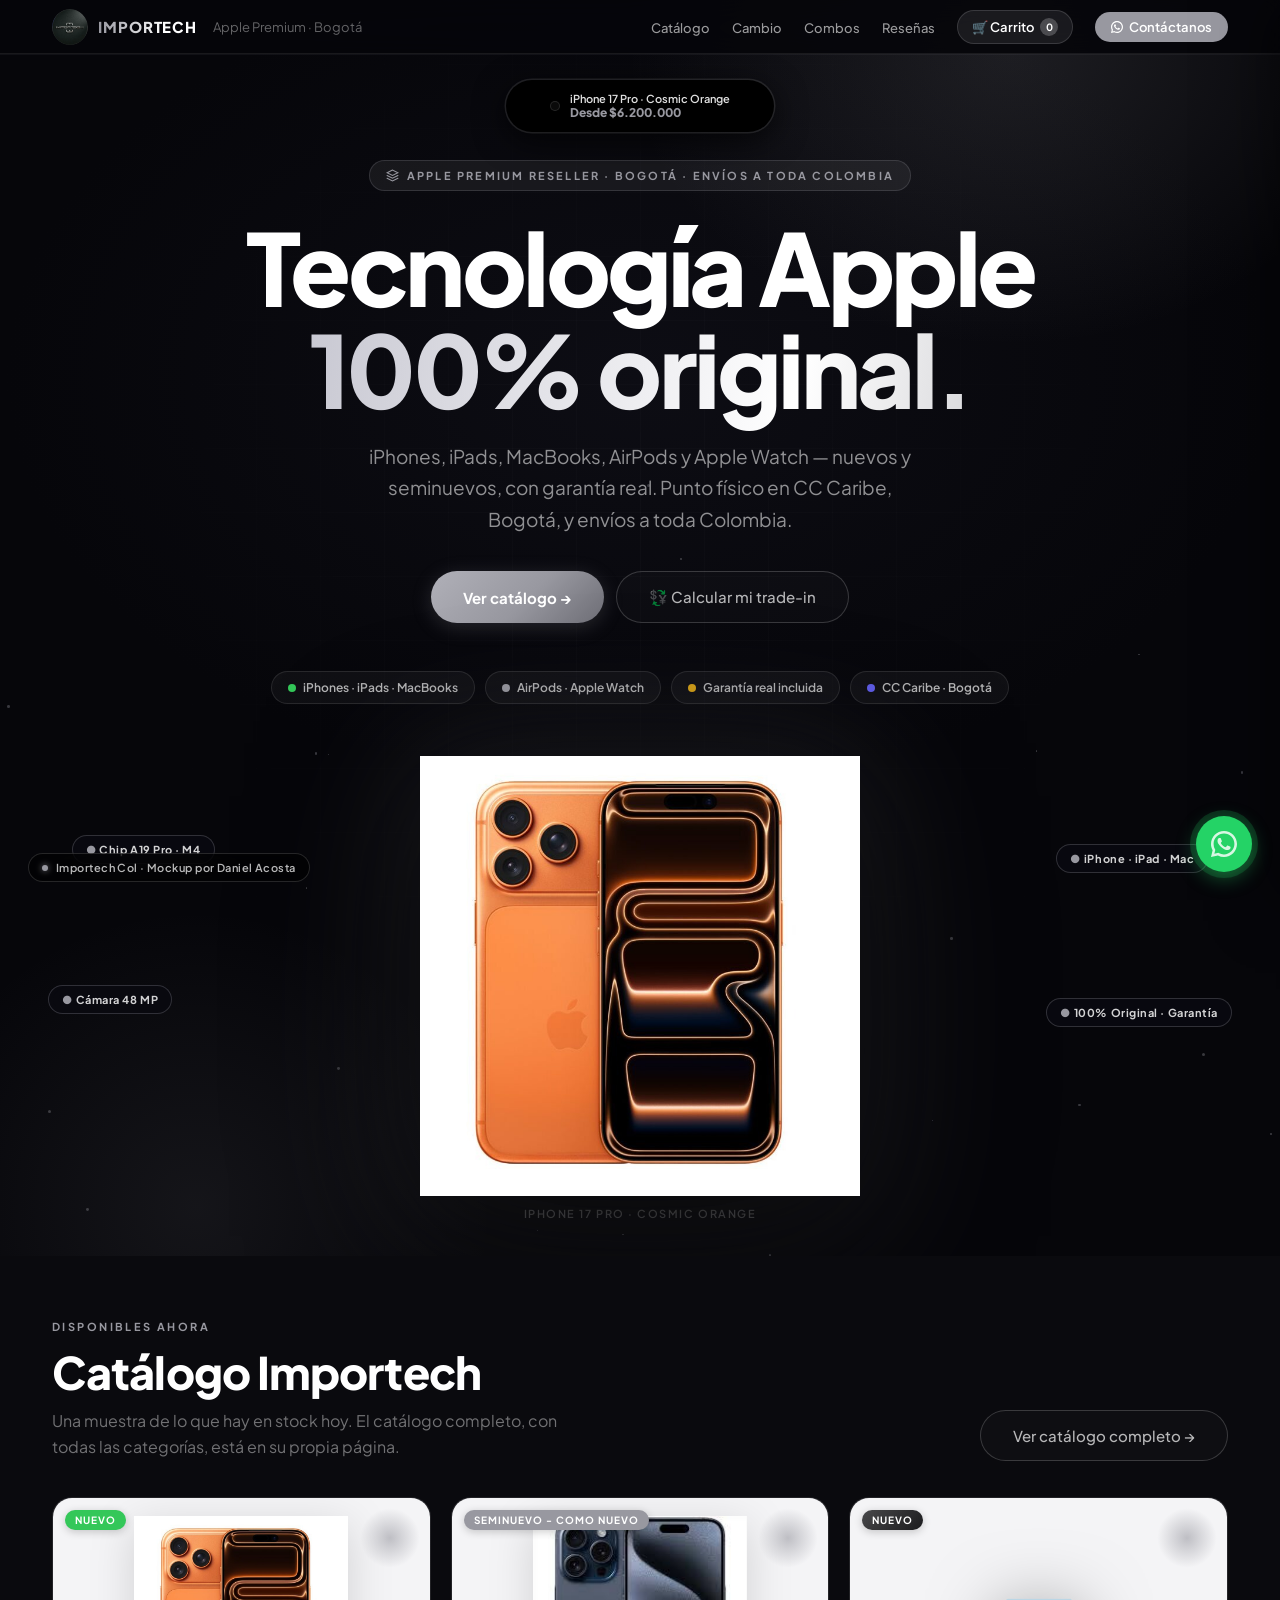
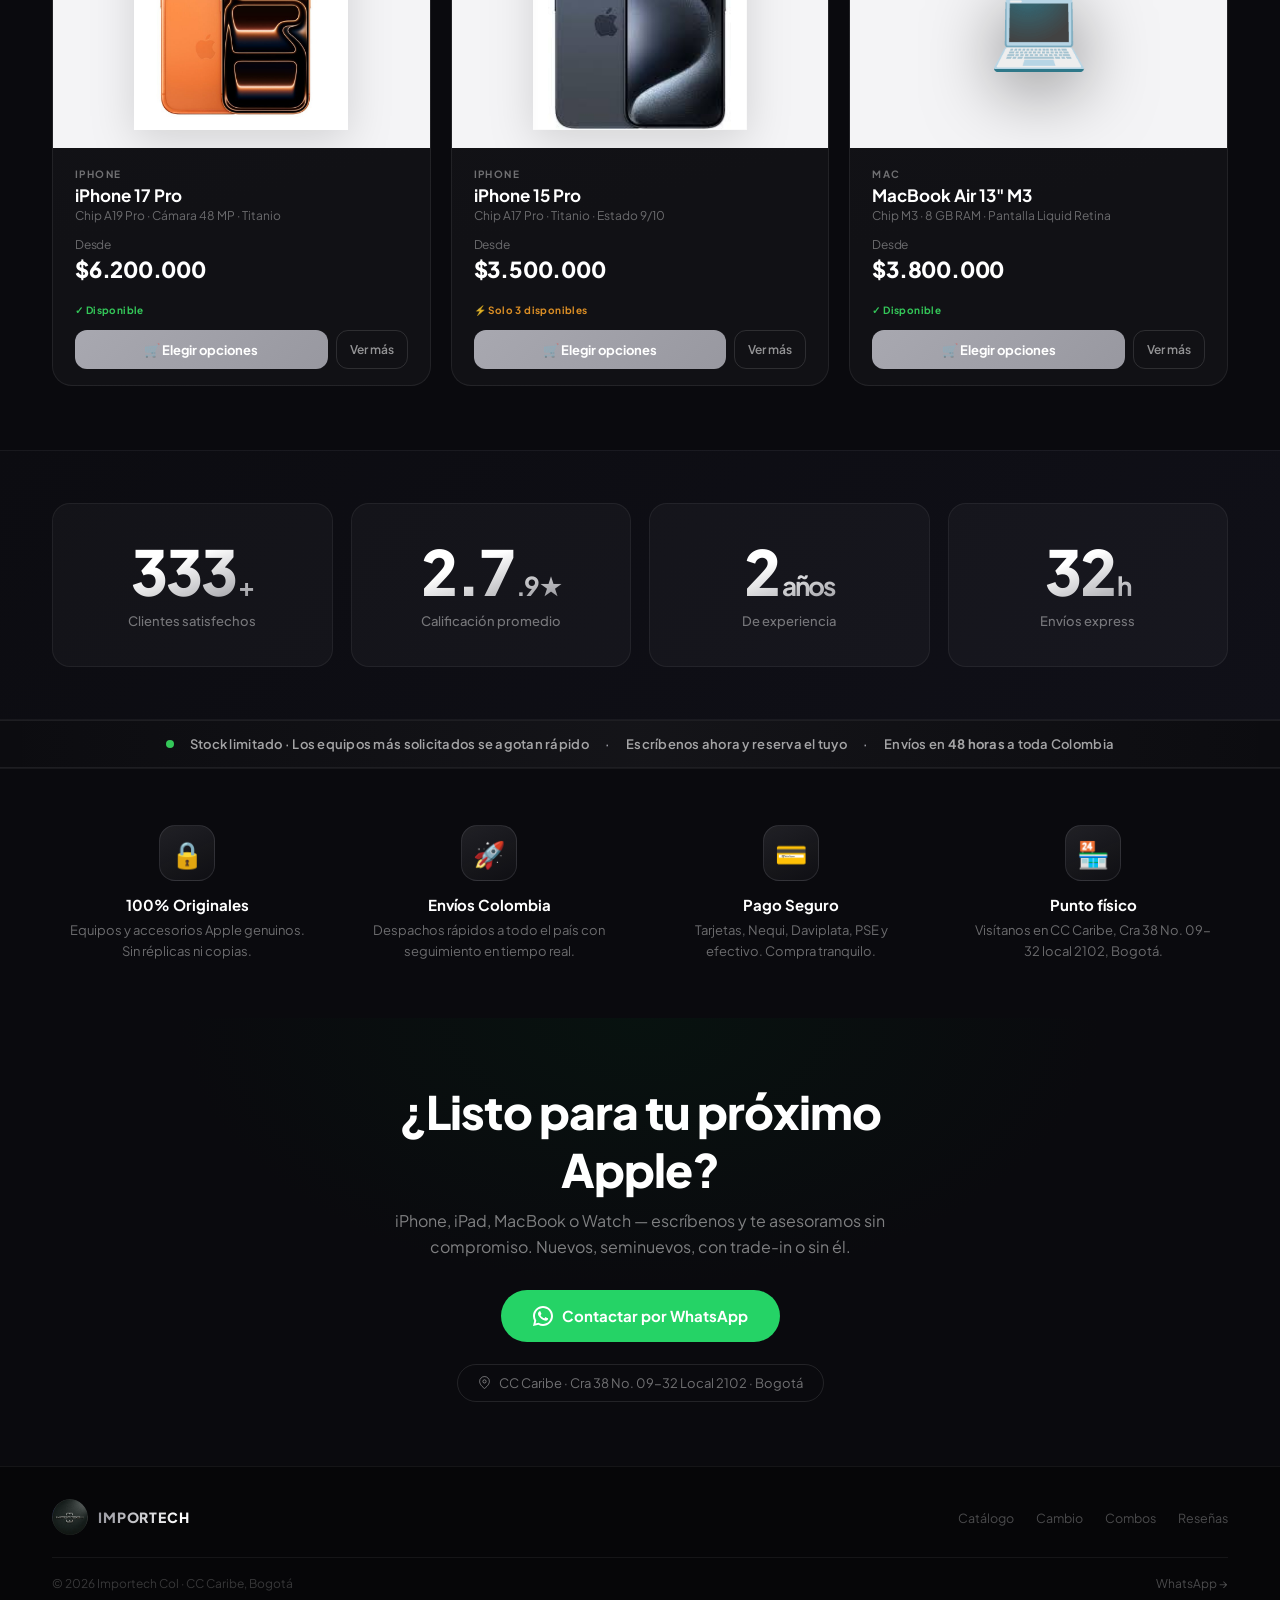
<file: index.html>
<!DOCTYPE html>
<html lang="es">
<head>
<meta charset="UTF-8">
<meta name="viewport" content="width=device-width, initial-scale=1.0">
<title>Importech — Apple Premium: iPhones, iPads, MacBooks, AirPods · Bogotá</title>
<meta name="description" content="Distribuidor Apple en Bogotá: iPhones, iPads, MacBooks, AirPods y Apple Watch 100% originales. Nuevos y seminuevos con garantía real. Punto físico CC Caribe — envíos a toda Colombia.">
<meta name="robots" content="index, follow">
<link rel="canonical" href="https://daniel666674.github.io/IMPORTECH/index.html">
<meta property="og:title" content="Importech — Apple Premium: iPhones, iPads, MacBooks, AirPods · Bogotá">
<meta property="og:description" content="Distribuidor Apple en Bogotá: iPhones, iPads, MacBooks, AirPods y Apple Watch 100% originales. Nuevos y seminuevos con garantía real. Punto físico CC Caribe — envíos a toda Colombia.">
<meta property="og:type" content="website">
<meta property="og:locale" content="es_CO">
<meta property="og:site_name" content="Importech Col">
<script type="application/ld+json">{"@context":"https://schema.org","@type":"LocalBusiness","name":"Importech Col","description":"Apple Premium Reseller en Bogotá — iPhones, iPads, MacBooks, AirPods y Apple Watch originales.","url":"https://daniel666674.github.io/IMPORTECH/","telephone":"+573023232833","priceRange":"$$","currenciesAccepted":"COP","paymentAccepted":"Cash, Credit Card, Nequi, Daviplata","address":{"@type":"PostalAddress","streetAddress":"Cra 38 No. 09-32 Local 2102","addressLocality":"Bogotá","addressRegion":"DC","postalCode":"111321","addressCountry":"CO"},"geo":{"@type":"GeoCoordinates","latitude":4.6097,"longitude":-74.0817},"openingHours":"Mo-Sa 10:00-20:00","sameAs":["https://wa.me/573023232833"]}</script>
<link rel="preconnect" href="https://fonts.googleapis.com">
<link rel="preconnect" href="https://fonts.gstatic.com" crossorigin>
<link href="https://fonts.googleapis.com/css2?family=Plus+Jakarta+Sans:wght@300;400;500;600;700;800&display=swap" rel="stylesheet">
<link rel="stylesheet" href="assets/css/site.css">
<style>
/* ── HERO (home only) ── */
#hero{min-height:100vh;display:flex;flex-direction:column;align-items:center;justify-content:center;text-align:center;padding:80px 48px 60px;position:relative;overflow:hidden;background:radial-gradient(ellipse 90% 60% at 50% 30%,#0d0d14 0%,#06060a 55%)}
.hero-grid-bg{position:absolute;inset:0;pointer-events:none;background-image:linear-gradient(rgba(255,255,255,.02) 1px,transparent 1px),linear-gradient(90deg,rgba(255,255,255,.02) 1px,transparent 1px);background-size:64px 64px;-webkit-mask-image:radial-gradient(ellipse 70% 80% at 50% 40%,black 0%,transparent 70%);mask-image:radial-gradient(ellipse 70% 80% at 50% 40%,black 0%,transparent 70%)}
.hb{position:absolute;border-radius:50%;pointer-events:none}
.hb1{width:900px;height:700px;background:radial-gradient(ellipse,rgba(152,152,160,.16) 0%,transparent 60%);top:-24%;right:-14%;animation:hb 20s ease-in-out infinite alternate}
.hb2{width:700px;height:700px;background:radial-gradient(ellipse,rgba(152,152,160,.1) 0%,transparent 60%);bottom:-24%;left:-12%;animation:hb 25s ease-in-out infinite alternate-reverse}
@keyframes hb{from{transform:scale(1)}to{transform:scale(1.2) translate(40px,-40px)}}
@keyframes particle-drift{0%{transform:translateY(0) rotate(0deg);opacity:0}10%{opacity:.7}90%{opacity:.25}100%{transform:translateY(-85vh) rotate(360deg);opacity:0}}
.hp{position:absolute;border-radius:50%;pointer-events:none;background:rgba(152,152,160,.35);animation:particle-drift linear infinite}
.hero-inner{position:relative;z-index:2;max-width:800px}
.di-wrap{display:flex;justify-content:center;margin-bottom:28px}
.dynamic-island{position:relative;min-width:116px;height:34px;background:#000;border-radius:20px;display:flex;align-items:center;justify-content:center;overflow:hidden;box-shadow:0 0 0 1.5px rgba(255,255,255,.1),0 8px 32px rgba(0,0,0,.7);transition:min-width .42s cubic-bezier(.34,1.56,.64,1),height .42s cubic-bezier(.34,1.56,.64,1),border-radius .42s cubic-bezier(.34,1.56,.64,1);padding:0 14px;cursor:default}
.dynamic-island.di-expand{min-width:268px;height:52px;border-radius:26px}
.di-cam{width:10px;height:10px;border-radius:50%;background:#0a0a0a;border:1.5px solid rgba(255,255,255,.12);flex-shrink:0}
.di-body{display:flex;flex-direction:column;align-items:flex-start;overflow:hidden;max-width:0;opacity:0;transition:max-width .36s .1s ease,opacity .22s .2s ease,margin .36s .1s ease}
.dynamic-island.di-expand .di-body{max-width:210px;opacity:1;margin-left:10px}
.di-label{font-size:11px;font-weight:600;color:rgba(255,255,255,.88);white-space:nowrap;line-height:1.2}
.di-price{font-size:12px;font-weight:800;color:var(--blue);white-space:nowrap;line-height:1.3}
.hero-eyebrow{display:inline-flex;align-items:center;gap:8px;font-size:11px;font-weight:700;letter-spacing:.2em;text-transform:uppercase;color:var(--blue);margin-bottom:24px;padding:8px 16px;border-radius:20px;background:rgba(152,152,160,.1);border:1px solid rgba(152,152,160,.22)}
.hero-h1{font-size:clamp(52px,8vw,100px);font-weight:800;line-height:1.02;color:#fff;margin-bottom:22px;letter-spacing:-.035em}
.hero-h1 em{font-style:normal;background:linear-gradient(100deg,#c8c8d2 0%,#fff 30%,#9898a0 60%,#fff 100%);background-size:250% auto;-webkit-background-clip:text;-webkit-text-fill-color:transparent;background-clip:text;animation:chrome-sweep 6s linear infinite}
.hero-p{font-size:19px;color:rgba(255,255,255,.55);line-height:1.65;max-width:560px;margin:0 auto 36px}
.hero-btns{display:flex;gap:12px;justify-content:center;flex-wrap:wrap;margin-bottom:48px}
.cond-pills{display:flex;align-items:center;justify-content:center;gap:10px;flex-wrap:wrap}
.cond-pill{display:flex;align-items:center;gap:7px;padding:8px 16px;border-radius:50px;border:1px solid rgba(255,255,255,.1);background:rgba(255,255,255,.04);font-size:12px;font-weight:600;color:rgba(255,255,255,.68)}
.cond-dot{width:8px;height:8px;border-radius:50%;flex-shrink:0}
.hero-phone-area{position:relative;margin-top:52px;display:flex;justify-content:center;align-items:flex-end;min-height:420px;width:100%}
.phone-glow{position:absolute;width:440px;height:440px;border-radius:50%;background:radial-gradient(ellipse,rgba(152,152,160,.14) 0%,transparent 65%);left:50%;top:46%;transform:translate(-50%,-50%);pointer-events:none}
.hero-phone{height:440px;width:auto;max-width:88%;object-fit:contain;animation:phonefloat 5.5s ease-in-out infinite;filter:drop-shadow(0 40px 80px rgba(0,0,0,.7)) drop-shadow(0 0 60px rgba(152,152,160,.18));position:relative;z-index:2}
.hero-model-tag{position:absolute;bottom:-24px;left:50%;transform:translateX(-50%);font-size:11px;font-weight:600;color:rgba(255,255,255,.3);letter-spacing:.14em;text-transform:uppercase;white-space:nowrap}
@keyframes spec-float{0%,100%{transform:translateY(0) scale(1)}50%{transform:translateY(-11px) scale(1.03)}}
.spec-chip{position:absolute;padding:7px 13px;border-radius:20px;background:rgba(10,10,16,.88);border:1px solid rgba(152,152,160,.28);backdrop-filter:blur(12px);font-size:11px;font-weight:700;color:rgba(255,255,255,.82);letter-spacing:.05em;z-index:4;pointer-events:none;white-space:nowrap;animation:spec-float 4s ease-in-out infinite}
.sc1{top:18%;left:2%;animation-delay:0s}.sc2{top:52%;left:0%;animation-delay:.9s}.sc3{top:20%;right:2%;animation-delay:1.5s}.sc4{top:55%;right:0%;animation-delay:2.2s}
.sc-hl{color:var(--blue);margin-right:3px}
/* ── FEATURED (home teaser -> links to full catalogo.html) ── */
#featured{background:#0a0a0e}
.featured-top{display:flex;align-items:flex-end;justify-content:space-between;margin-bottom:36px;gap:24px;flex-wrap:wrap}
@media(max-width:768px){.hero-phone{height:340px}.hero-phone-area{min-height:340px}.spec-chip{display:none}}
</style>
</head>
<body>
<!-- NAV -->
<nav>
  <a href="index.html" class="nav-logo">
    <div class="logo-mark"><img src="assets/importech-logo.jpg" alt="Importech"></div>
    <span class="nav-wordmark">IMPORTECH</span><span class="nav-sub">Apple Premium · Bogotá</span>
  </a>
  <ul class="nav-links">
    <li><a href="catalogo.html">Catálogo</a></li>
    <li><a href="cambio.html">Cambio</a></li>
    <li><a href="combos.html">Combos</a></li>
    <li><a href="resenas.html">Reseñas</a></li>
    <li><button class="cart-nav-btn" onclick="openCart()">🛒 Carrito <span id="cart-count" class="cart-badge empty">0</span></button></li>
    <li><a href="https://wa.me/573023232833" class="nav-cta"><svg width="12" height="12" fill="currentColor" viewBox="0 0 24 24"><path d="M17.472 14.382c-.297-.149-1.758-.867-2.03-.967-.273-.099-.471-.148-.67.15-.197.297-.767.966-.94 1.164-.173.199-.347.223-.644.075-.297-.15-1.255-.463-2.39-1.475-.883-.788-1.48-1.761-1.653-2.059-.173-.297-.018-.458.13-.606.134-.133.298-.347.446-.52.149-.174.198-.298.298-.497.099-.198.05-.371-.025-.52-.075-.149-.669-1.612-.916-2.207-.242-.579-.487-.5-.669-.51-.173-.008-.371-.01-.57-.01-.198 0-.52.074-.792.372-.272.297-1.04 1.016-1.04 2.479 0 1.462 1.065 2.875 1.213 3.074.149.198 2.096 3.2 5.077 4.487.709.306 1.262.489 1.694.625.712.227 1.36.195 1.871.118.571-.085 1.758-.719 2.006-1.413.248-.694.248-1.289.173-1.413-.074-.124-.272-.198-.57-.347zM12 0C5.373 0 0 5.373 0 12c0 2.1.546 4.073 1.5 5.793L0 24l6.392-1.478A11.931 11.931 0 0012 24c6.627 0 12-5.373 12-12S18.627 0 12 0zm0 21.6a9.6 9.6 0 01-4.9-1.344l-.352-.208-3.645.842.878-3.548-.228-.365A9.561 9.561 0 012.4 12C2.4 6.698 6.698 2.4 12 2.4S21.6 6.698 21.6 12 17.302 21.6 12 21.6z"/></svg>Contáctanos</a></li>
  </ul>
  <button class="nav-ham" id="nav-ham" onclick="toggleMob()" aria-label="Menú">
    <span></span><span></span><span></span>
  </button>
</nav>

<!-- MOBILE MENU -->
<div class="mob-menu" id="mob-menu">
  <a href="catalogo.html" onclick="closeMob()">Catálogo</a>
  <a href="cambio.html" onclick="closeMob()">Cambio</a>
  <a href="combos.html" onclick="closeMob()">Combos</a>
  <a href="resenas.html" onclick="closeMob()">Reseñas</a>
  <button class="mob-link" onclick="closeMob();openCart()">🛒 Carrito</button>
  <a href="https://wa.me/573023232833" class="mob-wa"><svg width="18" height="18" fill="currentColor" viewBox="0 0 24 24"><path d="M17.472 14.382c-.297-.149-1.758-.867-2.03-.967-.273-.099-.471-.148-.67.15-.197.297-.767.966-.94 1.164-.173.199-.347.223-.644.075-.297-.15-1.255-.463-2.39-1.475-.883-.788-1.48-1.761-1.653-2.059-.173-.297-.018-.458.13-.606.134-.133.298-.347.446-.52.149-.174.198-.298.298-.497.099-.198.05-.371-.025-.52-.075-.149-.669-1.612-.916-2.207-.242-.579-.487-.5-.669-.51-.173-.008-.371-.01-.57-.01-.198 0-.52.074-.792.372-.272.297-1.04 1.016-1.04 2.479 0 1.462 1.065 2.875 1.213 3.074.149.198 2.096 3.2 5.077 4.487.709.306 1.262.489 1.694.625.712.227 1.36.195 1.871.118.571-.085 1.758-.719 2.006-1.413.248-.694.248-1.289.173-1.413-.074-.124-.272-.198-.57-.347zM12 0C5.373 0 0 5.373 0 12c0 2.1.546 4.073 1.5 5.793L0 24l6.392-1.478A11.931 11.931 0 0012 24c6.627 0 12-5.373 12-12S18.627 0 12 0zm0 21.6a9.6 9.6 0 01-4.9-1.344l-.352-.208-3.645.842.878-3.548-.228-.365A9.561 9.561 0 012.4 12C2.4 6.698 6.698 2.4 12 2.4S21.6 6.698 21.6 12 17.302 21.6 12 21.6z"/></svg>WhatsApp</a>
</div>

<!-- HERO -->
<section id="hero">
  <div class="hero-grid-bg"></div>
  <div class="hb hb1"></div>
  <div class="hb hb2"></div>
  <div class="hero-inner">
    <div class="di-wrap">
      <div class="dynamic-island" id="dynamic-island">
        <div class="di-cam"></div>
        <div class="di-body">
          <div class="di-label" id="di-label">iPhone 17 Pro · Nuevo</div>
          <div class="di-price" id="di-price">Desde $6.200.000</div>
        </div>
      </div>
    </div>
    <div class="hero-eyebrow"><svg width="13" height="13" viewBox="0 0 24 24" fill="none"><path d="M12 2L2 7l10 5 10-5-10-5zM2 17l10 5 10-5M2 12l10 5 10-5" stroke="currentColor" stroke-width="2" stroke-linecap="round"/></svg>Apple Premium Reseller · Bogotá · Envíos a toda Colombia</div>
    <h1 class="hero-h1">Tecnología Apple<br><em>100% original.</em></h1>
    <p class="hero-p">iPhones, iPads, MacBooks, AirPods y Apple Watch — nuevos y seminuevos, con garantía real. Punto físico en CC Caribe, Bogotá, y envíos a toda Colombia.</p>
    <div class="hero-btns">
      <a href="catalogo.html" class="btn-blue">Ver catálogo →</a>
      <a href="cambio.html" class="btn-ghost">💱 Calcular mi trade-in</a>
    </div>
    <div class="cond-pills">
      <div class="cond-pill"><span class="cond-dot" style="background:#34c759"></span>iPhones · iPads · MacBooks</div>
      <div class="cond-pill"><span class="cond-dot" style="background:#9898a0"></span>AirPods · Apple Watch</div>
      <div class="cond-pill"><span class="cond-dot" style="background:#d4a017"></span>Garantía real incluida</div>
      <div class="cond-pill"><span class="cond-dot" style="background:#5e5ce6"></span>CC Caribe · Bogotá</div>
    </div>
  </div>
  <div class="hero-phone-area">
    <div class="phone-glow"></div>
    <div class="spec-chip sc1"><span class="sc-hl">●</span>Chip A19 Pro · M4</div>
    <div class="spec-chip sc2"><span class="sc-hl">●</span>Cámara 48 MP</div>
    <div class="spec-chip sc3"><span class="sc-hl">●</span>iPhone · iPad · Mac</div>
    <div class="spec-chip sc4"><span class="sc-hl">●</span>100% Original · Garantía</div>
    <img class="hero-phone" src="assets/products/iphone-17-pro-cosmic-orange.jpg" alt="iPhone 17 Pro — Cosmic Orange" loading="eager">
    <div class="hero-model-tag">iPhone 17 Pro · Cosmic Orange</div>
  </div>
</section>

<!-- FEATURED (teaser -> full catalog) -->
<section class="sec" id="featured">
  <div class="inner">
    <div class="featured-top">
      <div>
        <span class="sec-eyebrow">Disponibles Ahora</span>
        <h2 class="sec-h2">Catálogo Importech</h2>
        <p class="sec-p">Una muestra de lo que hay en stock hoy. El catálogo completo, con todas las categorías, está en su propia página.</p>
      </div>
      <a href="catalogo.html" class="btn-ghost">Ver catálogo completo →</a>
    </div>
    <div class="prod-grid" id="featuredGrid"></div>
  </div>
</section>

<!-- STATS -->
<section id="stats">
  <div class="stats-inner">
    <div class="stat-card rev">
      <div class="stat-val"><span class="stat-num" data-target="500">0</span><span class="stat-suffix">+</span></div>
      <div class="stat-label">Clientes satisfechos</div>
    </div>
    <div class="stat-card rev">
      <div class="stat-val"><span class="stat-num" data-target="4" data-float="1">0</span><span class="stat-suffix">.9★</span></div>
      <div class="stat-label">Calificación promedio</div>
    </div>
    <div class="stat-card rev">
      <div class="stat-val"><span class="stat-num" data-target="3">0</span><span class="stat-suffix"> años</span></div>
      <div class="stat-label">De experiencia</div>
    </div>
    <div class="stat-card rev">
      <div class="stat-val"><span class="stat-num" data-target="48">0</span><span class="stat-suffix">h</span></div>
      <div class="stat-label">Envíos express</div>
    </div>
  </div>
</section>
<!-- URGENCY STRIP -->
<div class="urgency-strip">
  <div class="us-inner">
    <div class="us-dot"></div>
    <span>Stock limitado · Los equipos más solicitados se agotan rápido</span>
    <span class="us-hl">·</span>
    <span>Escríbenos ahora y reserva el tuyo</span>
    <span class="us-hl">·</span>
    <span>Envíos en <strong>48 horas</strong> a toda Colombia</span>
  </div>
</div>
<!-- TRUST -->
<section id="trust">
  <div class="trust-row">
    <div class="tc rev"><div class="tc-ico">🔒</div><h3>100% Originales</h3><p>Equipos y accesorios Apple genuinos. Sin réplicas ni copias.</p></div>
    <div class="tc rev"><div class="tc-ico">🚀</div><h3>Envíos Colombia</h3><p>Despachos rápidos a todo el país con seguimiento en tiempo real.</p></div>
    <div class="tc rev"><div class="tc-ico">💳</div><h3>Pago Seguro</h3><p>Tarjetas, Nequi, Daviplata, PSE y efectivo. Compra tranquilo.</p></div>
    <div class="tc rev"><div class="tc-ico">🏪</div><h3>Punto físico</h3><p>Visítanos en CC Caribe, Cra 38 No. 09-32 local 2102, Bogotá.</p></div>
  </div>
</section>
<!-- CTA -->
<section id="cta">
  <div class="cta-inner">
    <h2>¿Listo para tu próximo Apple?</h2>
    <p>iPhone, iPad, MacBook o Watch — escríbenos y te asesoramos sin compromiso. Nuevos, seminuevos, con trade-in o sin él.</p>
    <a href="https://wa.me/573023232833?text=Hola%20Importech%2C%20quiero%20cotizar" class="btn-wa-big"><svg width="20" height="20" fill="currentColor" viewBox="0 0 24 24"><path d="M17.472 14.382c-.297-.149-1.758-.867-2.03-.967-.273-.099-.471-.148-.67.15-.197.297-.767.966-.94 1.164-.173.199-.347.223-.644.075-.297-.15-1.255-.463-2.39-1.475-.883-.788-1.48-1.761-1.653-2.059-.173-.297-.018-.458.13-.606.134-.133.298-.347.446-.52.149-.174.198-.298.298-.497.099-.198.05-.371-.025-.52-.075-.149-.669-1.612-.916-2.207-.242-.579-.487-.5-.669-.51-.173-.008-.371-.01-.57-.01-.198 0-.52.074-.792.372-.272.297-1.04 1.016-1.04 2.479 0 1.462 1.065 2.875 1.213 3.074.149.198 2.096 3.2 5.077 4.487.709.306 1.262.489 1.694.625.712.227 1.36.195 1.871.118.571-.085 1.758-.719 2.006-1.413.248-.694.248-1.289.173-1.413-.074-.124-.272-.198-.57-.347zM12 0C5.373 0 0 5.373 0 12c0 2.1.546 4.073 1.5 5.793L0 24l6.392-1.478A11.931 11.931 0 0012 24c6.627 0 12-5.373 12-12S18.627 0 12 0zm0 21.6a9.6 9.6 0 01-4.9-1.344l-.352-.208-3.645.842.878-3.548-.228-.365A9.561 9.561 0 012.4 12C2.4 6.698 6.698 2.4 12 2.4S21.6 6.698 21.6 12 17.302 21.6 12 21.6z"/></svg>Contactar por WhatsApp</a>
    <div class="addr-chip"><svg width="13" height="13" viewBox="0 0 24 24" fill="none"><path d="M21 10c0 7-9 13-9 13S3 17 3 10a9 9 0 0118 0z" stroke="currentColor" stroke-width="1.8"/><circle cx="12" cy="10" r="3" stroke="currentColor" stroke-width="1.8"/></svg>CC Caribe · Cra 38 No. 09-32 Local 2102 · Bogotá</div>
  </div>
</section>

<!-- FOOTER -->
<footer>
  <div class="foot-top">
    <div style="display:flex;align-items:center;gap:10px">
      <div class="logo-mark"><img src="assets/importech-logo.jpg" alt="Importech"></div>
      <span style="font-size:14px;font-weight:800;letter-spacing:.06em;background:linear-gradient(90deg,rgba(200,200,210,.75) 0%,#fff 30%,rgba(205,205,215,1) 50%,#fff 70%,rgba(200,200,210,.75) 100%);background-size:300% auto;-webkit-background-clip:text;-webkit-text-fill-color:transparent;background-clip:text;animation:chrome-sweep 5s linear infinite">IMPORTECH</span>
    </div>
    <ul class="foot-links">
      <li><a href="catalogo.html">Catálogo</a></li>
      <li><a href="cambio.html">Cambio</a></li>
      <li><a href="combos.html">Combos</a></li>
      <li><a href="resenas.html">Reseñas</a></li>
    </ul>
  </div>
  <div class="foot-bottom">
    <span>© 2026 Importech Col · CC Caribe, Bogotá</span>
    <a href="https://wa.me/573023232833">WhatsApp →</a>
  </div>
</footer>

<!-- CART -->
<div id="cart-overlay" onclick="closeCart()"></div>
<div id="cart-drawer">
  <div class="cart-head">
    <h3>🛒 Tu carrito</h3>
    <button class="cart-close-btn" onclick="closeCart()">✕</button>
  </div>
  <div class="cart-items" id="cart-items">
    <div class="cart-empty"><div class="ce-ico">🛒</div><p>Tu carrito está vacío</p></div>
  </div>
  <div class="cart-foot">
    <div class="cart-total-row">
      <span class="ct-label">Total estimado</span>
      <span class="ct-amt" id="cart-total-amt">$0</span>
    </div>
    <button class="cart-wa-btn" id="cart-checkout-btn" onclick="checkoutWA()" disabled>
      <svg width="18" height="18" fill="currentColor" viewBox="0 0 24 24"><path d="M17.472 14.382c-.297-.149-1.758-.867-2.03-.967-.273-.099-.471-.148-.67.15-.197.297-.767.966-.94 1.164-.173.199-.347.223-.644.075-.297-.15-1.255-.463-2.39-1.475-.883-.788-1.48-1.761-1.653-2.059-.173-.297-.018-.458.13-.606.134-.133.298-.347.446-.52.149-.174.198-.298.298-.497.099-.198.05-.371-.025-.52-.075-.149-.669-1.612-.916-2.207-.242-.579-.487-.5-.669-.51-.173-.008-.371-.01-.57-.01-.198 0-.52.074-.792.372-.272.297-1.04 1.016-1.04 2.479 0 1.462 1.065 2.875 1.213 3.074.149.198 2.096 3.2 5.077 4.487.709.306 1.262.489 1.694.625.712.227 1.36.195 1.871.118.571-.085 1.758-.719 2.006-1.413.248-.694.248-1.289.173-1.413-.074-.124-.272-.198-.57-.347zM12 0C5.373 0 0 5.373 0 12c0 2.1.546 4.073 1.5 5.793L0 24l6.392-1.478A11.931 11.931 0 0012 24c6.627 0 12-5.373 12-12S18.627 0 12 0zm0 21.6a9.6 9.6 0 01-4.9-1.344l-.352-.208-3.645.842.878-3.548-.228-.365A9.561 9.561 0 012.4 12C2.4 6.698 6.698 2.4 12 2.4S21.6 6.698 21.6 12 17.302 21.6 12 21.6z"/></svg>
      Pedir por WhatsApp
    </button>
    <button class="cart-clear-btn" onclick="cartClear()">Vaciar carrito</button>
  </div>
</div>

<!-- WA FLOAT -->
<a href="https://wa.me/573023232833?text=Hola%20Importech%2C%20quiero%20cotizar" class="wa-float" aria-label="WhatsApp">
  <svg width="26" height="26" fill="white" viewBox="0 0 24 24"><path d="M17.472 14.382c-.297-.149-1.758-.867-2.03-.967-.273-.099-.471-.148-.67.15-.197.297-.767.966-.94 1.164-.173.199-.347.223-.644.075-.297-.15-1.255-.463-2.39-1.475-.883-.788-1.48-1.761-1.653-2.059-.173-.297-.018-.458.13-.606.134-.133.298-.347.446-.52.149-.174.198-.298.298-.497.099-.198.05-.371-.025-.52-.075-.149-.669-1.612-.916-2.207-.242-.579-.487-.5-.669-.51-.173-.008-.371-.01-.57-.01-.198 0-.52.074-.792.372-.272.297-1.04 1.016-1.04 2.479 0 1.462 1.065 2.875 1.213 3.074.149.198 2.096 3.2 5.077 4.487.709.306 1.262.489 1.694.625.712.227 1.36.195 1.871.118.571-.085 1.758-.719 2.006-1.413.248-.694.248-1.289.173-1.413-.074-.124-.272-.198-.57-.347zM12 0C5.373 0 0 5.373 0 12c0 2.1.546 4.073 1.5 5.793L0 24l6.392-1.478A11.931 11.931 0 0012 24c6.627 0 12-5.373 12-12S18.627 0 12 0zm0 21.6a9.6 9.6 0 01-4.9-1.344l-.352-.208-3.645.842.878-3.548-.228-.365A9.561 9.561 0 012.4 12C2.4 6.698 6.698 2.4 12 2.4S21.6 6.698 21.6 12 17.302 21.6 12 21.6z"/></svg>
</a>

<div class="wm-badge">Importech Col · Mockup por Daniel Acosta</div>
<script src="assets/js/store-core.js?v=1"></script>
<script>document.write('<script src="assets/js/products-data.js?v=' + Date.now() + '"><\/script>');</script>
<script src="assets/js/site.js"></script>
<script>
/* ── FEATURED TEASER — first 3 published products, links out to the full catalog ── */
(function(){
  const EMOJI={'iPhone':'📱','iPad':'📲','Mac':'💻','Apple Watch':'⌚','AirPods':'🎧','Accesorios':'📦'};
  const BADGE={'iPhone':'','iPad':'b-ipad','Mac':'b-mac','Apple Watch':'b-watch','AirPods':'b-airpods','Accesorios':''};
  function esc(s){return String(s==null?'':s).replace(/&/g,'&amp;').replace(/"/g,'&quot;').replace(/</g,'&lt;').replace(/>/g,'&gt;');}
  function fromPrice(p){const prices=[p.price];['storage','color'].forEach(d=>(p[d]||[]).forEach(r=>{if(r.price>0)prices.push(r.price);}));return Math.min.apply(null,prices);}
  function totalUnits(p){const SC=window.StoreCore;const dims=SC.dimsOf(p);if(!dims.length)return p.stock==null?null:Number(p.stock);const d=dims[0];return (p[d]||[]).reduce((a,r)=>a+(Number(r.units)||0),0);}
  function stockLine(u){
    if(u==null)return '<span class="pu-stock">Consultar disponibilidad</span>';
    if(u<=0)return '<span class="pu-stock" style="color:#ff5a5a">Agotado</span>';
    if(u<=3)return '<span class="pu-stock">⚡ Solo '+u+' disponibles</span>';
    return '<span class="pu-stock" style="color:#34c759">✓ Disponible</span>';
  }
  function card(p){
    const SC=window.StoreCore;const dims=SC.dimsOf(p);
    const price=fromPrice(p),units=totalUnits(p);
    const condBadge=p.condition==='Nuevo'?'b-nuevo':'b-semi';
    const badgeCls=BADGE[p.category]||condBadge;
    const media=(p.imgs&&p.imgs.length)?`<img src="${esc(p.imgs[0])}" alt="${esc(p.name)}" loading="lazy">`:`<div class="pc-emoji-prod">${EMOJI[p.category]||'📦'}</div>`;
    const leftBtn=dims.length
      ? `<a href="producto/${esc(p.slug)}.html" class="pc-add-btn" style="text-decoration:none;color:#fff">🛒 Elegir opciones</a>`
      : `<button class="pc-add-btn" onclick="cartAdd('${esc(p.name).replace(/'/g,"\\'")}',${price})">🛒 Agregar</button>`;
    return `<div class="pc rev" data-cat="${esc(p.category)}">
      <div class="pc-top"><span class="cond-badge ${badgeCls}">${esc(p.condition||'Nuevo')}</span><div class="cam-glow"></div>${media}</div>
      <div class="pc-body">
        <div class="pc-model">${esc(p.brand||p.category)}</div>
        <div class="pc-name">${esc(p.name)}</div>
        <div class="pc-spec">${esc(p.spec||'')}</div>
        <div class="pc-price"><small>Desde</small>${SC.fmtCOP(price)}</div>
        <div class="pc-urgency">${stockLine(units)}</div>
        <div class="pc-actions">${leftBtn}<a href="producto/${esc(p.slug)}.html" class="pc-cot-btn">Ver más</a></div>
      </div>
    </div>`;
  }
  const all=(window.PRODUCTS||[]).filter(p=>p.published);
  const grid=document.getElementById('featuredGrid');
  if(!all.length){ grid.innerHTML='<div class="cat-empty">Catálogo en preparación — vuelve pronto.</div>'; return; }
  grid.innerHTML=all.slice(0,3).map(card).join('');
})();

/* ── DYNAMIC ISLAND ── */
const DI_ITEMS=[
  {label:'iPhone 17 Pro · Cosmic Orange',price:'Desde $6.200.000'},
  {label:'MacBook Air 13" · Chip M3',price:'Desde $3.800.000'},
  {label:'iPad Pro 11" · Chip M4',price:'Desde $3.200.000'},
  {label:'AirPods Pro 3 · USB-C',price:'Desde $1.150.000'},
  {label:'Apple Watch Ultra 2 · Titanio',price:'Desde $3.800.000'},
  {label:'CC Caribe · Local 2102 · Bogotá',price:'Visítanos hoy'},
];
let diIdx=0;
function cycleDI(){
  const el=document.getElementById('dynamic-island');
  const lbl=document.getElementById('di-label');
  const pr=document.getElementById('di-price');
  if(!el)return;
  el.classList.add('di-expand');
  const item=DI_ITEMS[diIdx%DI_ITEMS.length];
  lbl.textContent=item.label;pr.textContent=item.price;
  setTimeout(()=>el.classList.remove('di-expand'),2800);
  diIdx++;
}
setTimeout(()=>{cycleDI();setInterval(cycleDI,4500);},1200);

/* ── HERO PARTICLES ── */
(function(){
  const hero=document.getElementById('hero');if(!hero)return;
  for(let i=0;i<22;i++){
    const p=document.createElement('div');p.className='hp';
    const sz=1+Math.random()*2.5;
    p.style.cssText=`width:${sz}px;height:${sz}px;left:${Math.random()*100}%;top:${35+Math.random()*65}%;animation-duration:${9+Math.random()*14}s;animation-delay:${Math.random()*10}s;`;
    hero.appendChild(p);
  }
})();
</script>
</body>
</html>
</file>
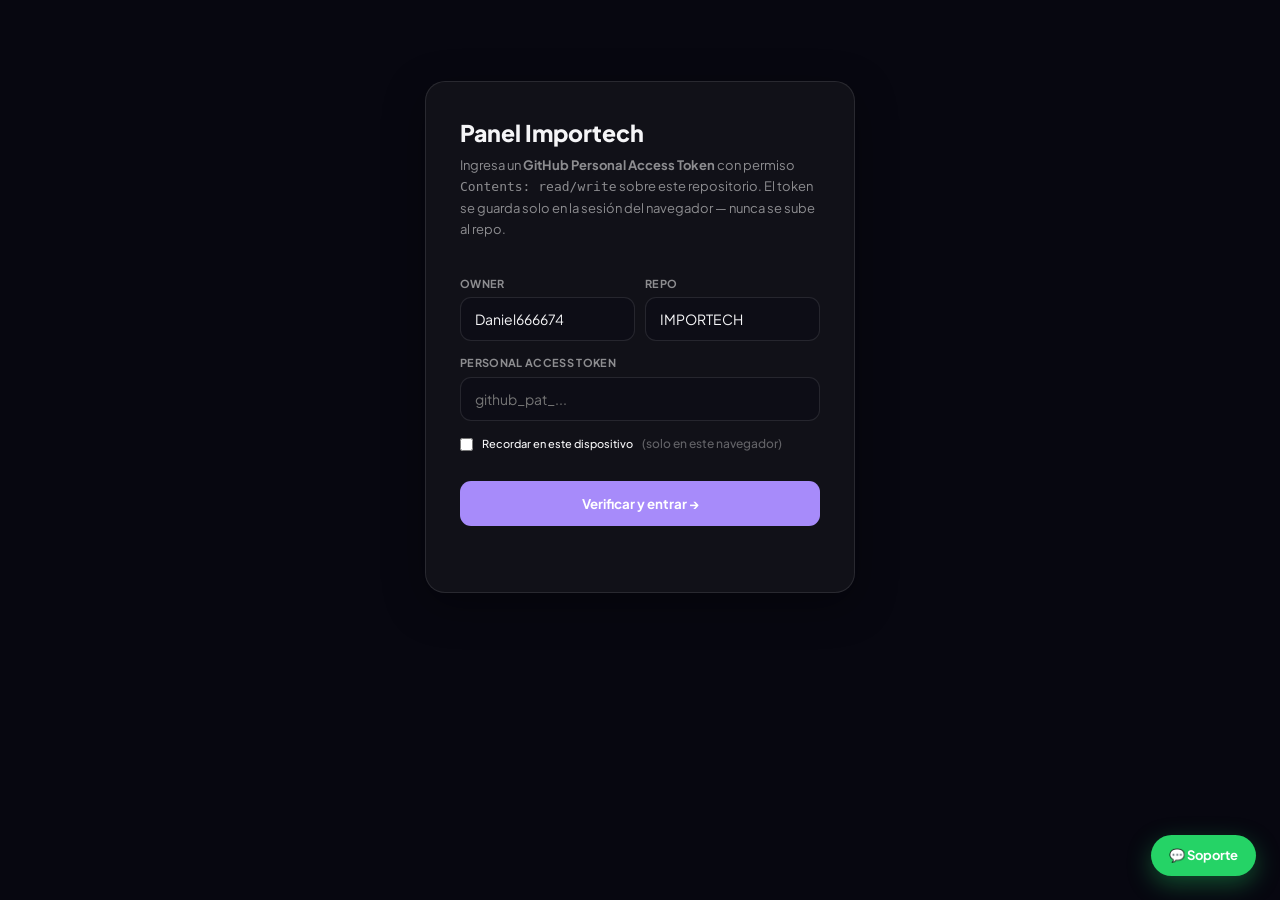
<file: admin.html>
<!DOCTYPE html>
<html lang="es">
<head>
<meta charset="UTF-8">
<meta name="viewport" content="width=device-width, initial-scale=1.0">
<meta name="robots" content="noindex,nofollow">
<title>Admin · Importech</title>
<link rel="preconnect" href="https://fonts.googleapis.com">
<link href="https://fonts.googleapis.com/css2?family=Plus+Jakarta+Sans:wght@400;500;600;700;800&display=swap" rel="stylesheet">
<style>
:root{
  /* Same dark-violet system as the storefront (index.html / producto pages) */
  --bg:#070710;--card:#111118;--card2:#15151f;--ink:#f5f5f7;--muted:rgba(255,255,255,.52);--faint:rgba(255,255,255,.34);
  --line:rgba(255,255,255,.1);--line2:rgba(255,255,255,.06);
  --accent:#a78bfa;--accent-h:#8b6fe0;--accent-soft:rgba(167,139,250,.14);
  --solid:#f5f5f7;--solid-ink:#131318;
  --ok:#34c759;--ok-soft:rgba(52,199,89,.12);--warn:#ff9f0a;--warn-soft:rgba(255,159,10,.12);
  --bad:#ff5a5a;--bad-soft:rgba(255,90,90,.12);--dirty:#e5a816;--dirty-soft:rgba(229,168,22,.14);
}
*{margin:0;padding:0;box-sizing:border-box}
body{font-family:'Plus Jakarta Sans',system-ui,sans-serif;background:var(--bg);color:var(--ink);font-size:14px;line-height:1.45}
a{color:inherit;text-decoration:none}
button{font-family:inherit;cursor:pointer}
input,select,textarea{font-family:inherit;font-size:14px}
.hidden{display:none!important}
.mono{font-variant-numeric:tabular-nums}

/* ---------- HELP TOOLTIPS (hover on desktop, tap-to-focus on mobile — no JS needed) ---------- */
.qhelp{display:inline-flex;align-items:center;justify-content:center;width:16px;height:16px;border-radius:50%;
  background:rgba(167,139,250,.16);color:var(--accent);font-size:10px;font-weight:800;font-family:ui-monospace,monospace;
  cursor:help;position:relative;flex-shrink:0;vertical-align:middle;margin-left:5px;outline:none}
.qhelp:hover,.qhelp:focus{background:var(--accent);color:#fff}
.qhelp-pop{position:absolute;bottom:calc(100% + 8px);left:50%;transform:translateX(-50%) translateY(4px);
  width:230px;background:#1c1c28;border:1px solid var(--line);border-radius:10px;padding:10px 12px;
  font-size:12px;font-weight:500;line-height:1.5;color:var(--ink);text-transform:none;letter-spacing:0;
  box-shadow:0 12px 30px rgba(0,0,0,.5);opacity:0;pointer-events:none;transition:opacity .15s,transform .15s;z-index:50}
.qhelp-pop::after{content:'';position:absolute;top:100%;left:50%;transform:translateX(-50%);border:6px solid transparent;border-top-color:#1c1c28}
.qhelp:hover .qhelp-pop,.qhelp:focus .qhelp-pop{opacity:1;transform:translateX(-50%) translateY(0);pointer-events:auto}
label .qhelp,.flabel .qhelp{margin-left:5px}

/* ---------- LOGIN ---------- */
#login{max-width:430px;margin:9vh auto;padding:34px;background:var(--card);border:1px solid var(--line);border-radius:20px;box-shadow:0 12px 40px rgba(0,0,0,.35)}
#login h1{font-size:23px;font-weight:800;margin-bottom:6px}
#login p{color:var(--muted);font-size:13px;margin-bottom:22px;line-height:1.6}
#login label{display:block;font-size:11px;font-weight:700;letter-spacing:.03em;text-transform:uppercase;color:var(--muted);margin:14px 0 6px}
#login input{width:100%;padding:12px 14px;border-radius:11px;border:1px solid var(--line);background:#0d0d16;color:var(--ink)}
#login input:focus{outline:none;border-color:var(--accent)}
#login .row{display:flex;gap:10px}
#login .row>div{flex:1}
#loginBtn{width:100%;margin-top:22px;padding:14px;border-radius:11px;border:none;background:var(--accent);color:#fff;font-weight:700}
#loginBtn:hover{background:var(--accent-h)}
#loginMsg{margin-top:14px;font-size:13px;min-height:18px}

/* ---------- SHELL ---------- */
header{position:sticky;top:0;z-index:40;display:flex;align-items:center;justify-content:space-between;padding:0 30px;height:66px;background:var(--card);border-bottom:1px solid var(--line)}
.hbrand{display:flex;align-items:center;gap:12px}
.hbrand img{width:38px;height:38px;border-radius:9px;object-fit:cover}
.hbrand .bt{font-size:15px;font-weight:800;letter-spacing:.06em}
.hbrand .bs{font-size:10px;font-weight:700;letter-spacing:.12em;color:var(--faint);text-transform:uppercase}
.hactions{display:flex;gap:10px}
.hbtn{padding:9px 16px;border-radius:9px;border:1px solid var(--line);background:var(--card2);color:var(--ink);font-weight:700;font-size:12px;letter-spacing:.02em;text-transform:uppercase}
.hbtn:hover{border-color:var(--accent);color:var(--accent)}
nav.tabs{position:sticky;top:66px;z-index:39;display:flex;gap:26px;padding:0 30px;background:var(--card);border-bottom:1px solid var(--line)}
nav.tabs button{background:none;border:none;padding:15px 2px;font-size:14px;font-weight:600;color:var(--muted);border-bottom:2px solid transparent;margin-bottom:-1px}
nav.tabs button:hover{color:var(--ink)}
nav.tabs button.on{color:var(--ink);border-bottom-color:var(--ink);font-weight:700}

main{max-width:1360px;margin:0 auto;padding:30px}
.page-h{display:flex;align-items:center;gap:14px;margin-bottom:4px}
.page-h h2{font-size:30px;font-weight:800;letter-spacing:-.02em}
.page-h .count{font-size:11px;font-weight:800;letter-spacing:.08em;color:var(--accent);background:var(--accent-soft);padding:5px 10px;border-radius:20px}
.page-sub{color:var(--muted);font-size:14px;margin-bottom:24px}
.page-sub b{color:var(--ink)}

/* ---------- KPI CARDS ---------- */
.kpis{display:grid;grid-template-columns:repeat(5,1fr);gap:16px;margin-bottom:26px}
.kpi{background:var(--card);border:1px solid var(--line);border-radius:16px;padding:20px;display:flex;flex-direction:column;gap:8px}
.kpi .kh{display:flex;align-items:center;gap:10px}
.kpi .ico{width:34px;height:34px;border-radius:10px;display:flex;align-items:center;justify-content:center;font-size:16px;flex-shrink:0}
.kpi .kl{font-size:12px;color:var(--muted);font-weight:600}
.kpi .kv{font-size:26px;font-weight:800;letter-spacing:-.02em}
.kpi .ksub{font-size:11px;color:var(--faint)}
.ico.i1{background:rgba(167,139,250,.16);color:#c4b0fb}.ico.i2{background:rgba(52,199,89,.14);color:#5fe08a}
.ico.i3{background:rgba(59,130,246,.16);color:#7fb2fc}.ico.i4{background:rgba(255,159,10,.16);color:#ffbb52}
.ico.i5{background:rgba(255,90,90,.16);color:#ff8b8b}

/* ---------- TOOLBAR ---------- */
.toolbar{display:flex;align-items:center;gap:10px;margin-bottom:16px;flex-wrap:wrap}
.tbtn{padding:11px 16px;border-radius:10px;border:1px solid var(--line);background:var(--card2);color:var(--ink);font-weight:700;font-size:12px;letter-spacing:.02em;text-transform:uppercase}
.tbtn:hover{border-color:var(--accent);color:var(--accent)}
.tbtn.primary{background:var(--accent);border-color:var(--accent);color:#fff}
.tbtn.primary:hover{background:var(--accent-h)}
.tbtn.black{background:var(--solid);border-color:var(--solid);color:var(--solid-ink)}
.tbtn.black:hover{opacity:.9}
.tbtn:disabled{opacity:.45;cursor:not-allowed}
.pubwrap{position:relative;margin-left:auto}
.dirtybadge{position:absolute;top:-7px;right:-7px;min-width:19px;height:19px;padding:0 5px;border-radius:10px;background:var(--dirty);color:#fff;font-size:10px;font-weight:800;display:flex;align-items:center;justify-content:center}
.filters{display:flex;align-items:center;gap:10px;margin-bottom:22px;flex-wrap:wrap}
.searchwrap{position:relative;flex:1;min-width:240px}
.searchwrap input{width:100%;padding:11px 14px 11px 38px;border-radius:10px;border:1px solid var(--line);background:#0d0d16;color:var(--ink)}
.searchwrap input:focus{outline:none;border-color:var(--accent)}
.searchwrap .si{position:absolute;left:13px;top:50%;transform:translateY(-50%);color:var(--faint)}
.fsel{padding:11px 14px;border-radius:10px;border:1px solid var(--line);background:#0d0d16;color:var(--ink);font-weight:600}
.viewtog{display:flex;border:1px solid var(--line);border-radius:10px;overflow:hidden}
.viewtog button{padding:9px 12px;background:var(--card2);border:none;color:var(--faint)}
.viewtog button.on{background:var(--accent-soft);color:var(--accent)}

/* ---------- PRODUCT GRID ---------- */
#plist.grid{display:grid;grid-template-columns:repeat(auto-fill,minmax(210px,1fr));gap:18px}
#plist.list{display:flex;flex-direction:column;gap:10px}
.pcard{background:var(--card);border:1px solid var(--line);border-radius:16px;overflow:hidden;display:flex;flex-direction:column;transition:box-shadow .2s,border-color .2s}
.pcard:hover{box-shadow:0 10px 30px rgba(0,0,0,.4),0 0 0 1px rgba(167,139,250,.15)}
.pcard.dirty{border-color:var(--dirty)}
.pc-top{position:relative;height:44px}
.stockbadge{position:absolute;top:12px;left:12px;font-size:10px;font-weight:800;letter-spacing:.02em;padding:4px 9px;border-radius:7px}
.sb-in{background:var(--ok-soft);color:var(--ok)}.sb-low{background:var(--warn-soft);color:var(--warn)}.sb-out{background:var(--bad-soft);color:var(--bad)}
.arrows{position:absolute;top:10px;right:10px;display:flex;flex-direction:column;gap:4px}
.arrows button{width:26px;height:22px;border:1px solid var(--line);background:var(--card2);border-radius:6px;color:var(--muted);font-size:10px;line-height:1;display:flex;align-items:center;justify-content:center}
.arrows button:hover{border-color:var(--accent);color:var(--accent)}
.pc-img{height:150px;margin:0 14px;background:#f4f4f6;border-radius:12px;display:flex;align-items:center;justify-content:center;overflow:hidden;position:relative;font-size:56px}
.pc-img img{width:100%;height:100%;object-fit:contain;padding:10px}
.pc-img .more{position:absolute;bottom:8px;right:8px;background:rgba(20,20,25,.82);color:#fff;font-size:10px;font-weight:700;padding:2px 7px;border-radius:6px}
.pc-body{padding:14px 16px 16px;display:flex;flex-direction:column;flex:1}
.pc-brand{font-size:10px;font-weight:800;letter-spacing:.08em;text-transform:uppercase;color:var(--faint)}
.pc-name{font-size:15px;font-weight:700;line-height:1.25;margin:3px 0 2px}
.pc-sku{font-size:11px;color:var(--faint);margin-bottom:8px}
.pc-priceline{display:flex;align-items:baseline;justify-content:space-between;gap:8px;margin-bottom:10px}
.pc-price{font-size:18px;font-weight:800;cursor:pointer;border-radius:6px;padding:1px 4px;margin:-1px -4px;transition:background .15s}
.pc-price:hover{background:var(--accent-soft);color:var(--accent)}
.pc-price-input{font-size:16px;font-weight:800;width:120px;padding:4px 7px;border:1.5px solid var(--accent);border-radius:7px;font-family:inherit}
.pc-price-input:focus{outline:none}
.pc-units{font-size:12px;color:var(--muted);white-space:nowrap}
.vbadges{display:flex;gap:6px;flex-wrap:wrap;margin-bottom:10px}
.vb{font-size:10px;font-weight:700;padding:3px 8px;border-radius:6px;background:var(--accent-soft);color:var(--accent)}
.vb.cost{background:#f2f2f6;color:var(--muted)}
.vb.oferta{background:var(--bad-soft);color:var(--bad)}
.vb.oculto{background:#f2f2f6;color:var(--muted)}
.pc-actions{display:flex;gap:6px;margin-top:auto}
.pc-actions button{flex:1;padding:8px;border-radius:8px;border:1px solid var(--line);background:var(--card2);color:var(--ink);font-size:12px;font-weight:700}
.pc-actions .sell{color:var(--ok);border-color:rgba(52,199,89,.35)}.pc-actions .sell:hover{background:var(--ok-soft)}
.pc-actions .edit:hover{border-color:var(--accent);color:var(--accent)}
.pc-actions .del{color:var(--bad)}.pc-actions .del:hover{background:var(--bad-soft)}

/* ---------- MODAL ---------- */
.overlay{position:fixed;inset:0;z-index:100;background:rgba(0,0,0,.6);backdrop-filter:blur(3px);display:flex;align-items:flex-start;justify-content:center;overflow-y:auto;padding:28px 16px}
.modal{width:100%;max-width:960px;background:var(--card);border-radius:20px;margin:auto;position:relative;box-shadow:0 20px 60px rgba(0,0,0,.5)}
.modal-x{position:absolute;top:16px;right:18px;width:30px;height:30px;border-radius:50%;border:1px solid var(--line);background:var(--card2);color:var(--muted);font-size:15px;z-index:2}
.modal-h{padding:24px 30px 6px}
.modal-h h3{font-size:20px;font-weight:800}
.modal-h p{color:var(--muted);font-size:13px;margin-top:3px}
.ecols{display:grid;grid-template-columns:1fr 300px;gap:26px;padding:18px 30px 26px}
.eform{min-width:0}
.esec{font-size:15px;font-weight:800;margin:22px 0 12px}
.esec:first-child{margin-top:6px}
.field label,.flabel{display:block;font-size:11px;font-weight:700;letter-spacing:.03em;text-transform:uppercase;color:var(--muted);margin-bottom:6px}
.field label .n{color:var(--faint);text-transform:none;letter-spacing:0;font-weight:500}
.field input,.field select,.field textarea{width:100%;padding:11px 13px;border-radius:10px;border:1px solid var(--line);background:#0d0d16;color:var(--ink)}
.field input:focus,.field select:focus,.field textarea:focus{outline:none;border-color:var(--accent);background:#11111c}
.field textarea{min-height:70px;resize:vertical}
.frow{display:grid;grid-template-columns:1fr 1fr;gap:14px;margin-bottom:14px}
.frow.one{grid-template-columns:1fr}
.hint{font-size:11px;color:var(--faint);margin-top:6px}
/* images */
.imglist{display:flex;flex-wrap:wrap;gap:10px;margin-bottom:8px}
.imgchip{position:relative;width:74px;height:74px;border-radius:11px;border:1px solid var(--line);background:#f4f4f6;overflow:hidden}
.imgchip img{width:100%;height:100%;object-fit:cover}
.imgchip .cov{position:absolute;top:4px;left:4px;font-size:8px;font-weight:800;letter-spacing:.04em;background:var(--solid);color:var(--solid-ink);padding:2px 5px;border-radius:5px}
.imgchip .x{position:absolute;top:3px;right:3px;width:18px;height:18px;border-radius:50%;border:none;background:rgba(20,20,25,.7);color:#fff;font-size:10px;line-height:1}
.imgadd{width:74px;height:74px;border-radius:11px;border:1.5px dashed var(--line);background:var(--card2);color:var(--faint);font-size:24px;display:flex;align-items:center;justify-content:center}
.imgadd:hover{border-color:var(--accent);color:var(--accent)}
/* variants */
.vhead{display:grid;grid-template-columns:1.4fr .8fr 1fr 1fr 34px;gap:9px;font-size:10px;font-weight:700;letter-spacing:.03em;text-transform:uppercase;color:var(--faint);margin-bottom:6px;padding:0 2px}
.vrow{display:grid;grid-template-columns:1.4fr .8fr 1fr 1fr 34px;gap:9px;align-items:center;margin-bottom:8px}
.vrow input{padding:9px 11px;border-radius:9px;border:1px solid var(--line);background:#0d0d16;width:100%}
.vrow input:focus{outline:none;border-color:var(--accent);background:#11111c}
.vrow .rm{width:34px;height:38px;border-radius:8px;border:1px solid var(--line);background:var(--card2);color:var(--bad)}
.vbox{border:1px solid var(--line);border-radius:12px;padding:14px;margin-bottom:14px}
.addrow{width:100%;padding:10px;border-radius:9px;border:1px dashed var(--line);background:var(--card2);color:var(--accent);font-weight:700;font-size:12px}
.addrow:hover{background:var(--accent-soft)}
.vtotal{font-size:11px;color:var(--muted);margin-top:8px}
.chip-toggle{display:inline-flex;border:1px solid var(--line);border-radius:9px;overflow:hidden}
.chip-toggle button{padding:9px 16px;border:none;background:var(--card2);font-weight:700;font-size:13px;color:var(--muted)}
.chip-toggle button.on{background:var(--accent);color:#fff}
/* preview column */
.eside{display:flex;flex-direction:column;gap:16px}
.pvbox{border:1px solid var(--line);border-radius:14px;padding:16px;background:#0d0d16}
.pvbox .pvt{font-size:10px;font-weight:800;letter-spacing:.08em;text-transform:uppercase;color:var(--faint);margin-bottom:12px}
.pv-img{width:100%;aspect-ratio:1;background:#fff;border:1px solid var(--line);border-radius:12px;display:flex;align-items:center;justify-content:center;overflow:hidden;font-size:60px;margin-bottom:12px}
.pv-img img{width:100%;height:100%;object-fit:contain;padding:14px}
.pv-name{font-size:15px;font-weight:800}
.pv-bc{font-size:12px;color:var(--accent);margin:2px 0 8px}
.pv-price{font-size:20px;font-weight:800}
.pv-price small{font-size:11px;color:var(--muted);font-weight:600}
.pv-avail{display:inline-block;margin-top:8px;font-size:11px;font-weight:700;padding:4px 9px;border-radius:7px}
.pv-meta{margin-top:12px;border-top:1px solid var(--line);padding-top:10px;font-size:12px}
.pv-meta div{display:flex;justify-content:space-between;padding:3px 0}
.pv-meta .k{color:var(--muted)}.pv-meta .v{font-weight:700;text-align:right}
.fin .k{color:var(--muted)}.fin .v{font-weight:800}
.warnrow{color:var(--warn);font-weight:700}
/* footer */
.modal-foot{display:flex;align-items:center;gap:10px;padding:18px 30px 24px;border-top:1px solid var(--line);flex-wrap:wrap}
.mf-err{color:var(--bad);font-size:13px;font-weight:600;flex:1;min-width:120px}
.mbtn{padding:12px 20px;border-radius:10px;border:1px solid var(--line);background:var(--card2);color:var(--ink);font-weight:700;font-size:13px}
.mbtn:hover{border-color:var(--accent)}
.mbtn.danger{color:var(--bad);border-color:#f3d3cf}
.mbtn.black{background:var(--solid);border-color:var(--solid);color:var(--solid-ink)}
.mbtn.black:hover{opacity:.9}
/* sale box */
.salebox{border:1px solid var(--line);border-radius:12px;padding:16px;margin:14px 30px}
.saleline{display:flex;justify-content:space-between;padding:6px 0;font-size:14px}
.saleline b{font-weight:800}

/* ---------- LOG ---------- */
#log{position:fixed;bottom:0;left:0;right:0;max-height:34vh;overflow-y:auto;background:#131318;color:#eee;padding:12px 22px;font-family:ui-monospace,Menlo,monospace;font-size:12px;z-index:80}
#log .l{padding:2px 0;color:#cfcfd6}
#log .l.err{color:#ff8a80}.l.ok{color:#7ee89b}.l.step{color:#e5b769}
#logHead{display:flex;justify-content:space-between;position:sticky;top:0;background:#131318;padding-bottom:6px;font-weight:700;color:#fff}

.tabpane{background:var(--card);border:1px solid var(--line);border-radius:16px;padding:40px;color:var(--muted);text-align:center}
.tabpane h3{color:var(--ink);font-size:18px;margin-bottom:8px}

/* ---------- ANALYTICS ---------- */
.demo-flag{display:inline-flex;align-items:center;gap:7px;font-size:11.5px;font-weight:700;color:var(--warn);background:var(--warn-soft);border:1px solid rgba(255,159,10,.3);padding:6px 12px;border-radius:20px;margin-bottom:22px}
.an-grid{display:grid;grid-template-columns:1.6fr 1fr;gap:18px;margin-bottom:18px}
.an-card{background:var(--card);border:1px solid var(--line);border-radius:16px;padding:22px}
.an-card h4{font-size:13px;font-weight:800;color:var(--ink);margin-bottom:2px;display:flex;align-items:center}
.an-card .an-sub{font-size:11.5px;color:var(--faint);margin-bottom:16px}
.an-line-wrap{width:100%;overflow-x:auto}
.an-bar-row{display:flex;align-items:center;gap:12px;padding:9px 0}
.an-bar-name{width:150px;flex-shrink:0;font-size:12.5px;color:var(--ink);font-weight:600;white-space:nowrap;overflow:hidden;text-overflow:ellipsis}
.an-bar-track{flex:1;height:10px;border-radius:6px;background:var(--line2);overflow:hidden}
.an-bar-fill{height:100%;border-radius:6px;background:linear-gradient(90deg,#8b6fe0,var(--accent))}
.an-bar-val{width:44px;text-align:right;flex-shrink:0;font-size:12px;font-weight:700;color:var(--muted)}
.an-donut-wrap{display:flex;align-items:center;gap:20px}
.an-legend{list-style:none;flex:1}
.an-legend li{display:flex;align-items:center;gap:9px;font-size:12.5px;padding:6px 0;color:var(--ink)}
.an-legend .dot{width:9px;height:9px;border-radius:50%;flex-shrink:0}
.an-legend b{margin-left:auto;color:var(--muted);font-weight:700}
.an-grid3{display:grid;grid-template-columns:repeat(3,1fr);gap:18px}
@media(max-width:980px){.an-grid,.an-grid3{grid-template-columns:1fr}}

.wa{position:fixed;bottom:24px;right:24px;z-index:70;display:flex;align-items:center;gap:9px;padding:11px 18px;border-radius:30px;background:#25d366;color:#fff;font-weight:700;font-size:13px;box-shadow:0 8px 24px rgba(37,211,102,.35)}

@media(max-width:900px){.kpis{grid-template-columns:repeat(2,1fr)}.ecols{grid-template-columns:1fr}.eside{order:-1}}
@media(max-width:560px){.frow{grid-template-columns:1fr}}
</style>
</head>
<body>

<!-- ===================== LOGIN ===================== -->
<div id="login">
  <h1>Panel Importech</h1>
  <p>Ingresa un <b>GitHub Personal Access Token</b> con permiso <code>Contents: read/write</code> sobre este repositorio. El token se guarda solo en la sesión del navegador — nunca se sube al repo.</p>
  <div class="row">
    <div><label>Owner</label><input id="inOwner" value="Daniel666674" spellcheck="false"></div>
    <div><label>Repo</label><input id="inRepo" value="IMPORTECH" spellcheck="false"></div>
  </div>
  <label>Personal Access Token</label>
  <input id="inPat" type="password" placeholder="github_pat_..." spellcheck="false" autocomplete="off">
  <label style="display:flex;align-items:center;gap:9px;text-transform:none;letter-spacing:0;font-weight:500;color:var(--ink);margin-top:14px;cursor:pointer">
    <input type="checkbox" id="inRemember" style="width:auto"> Recordar en este dispositivo <span style="color:var(--faint);font-size:12px">(solo en este navegador)</span>
  </label>
  <button id="loginBtn">Verificar y entrar →</button>
  <div id="loginMsg"></div>
</div>

<!-- ===================== APP ===================== -->
<div id="app" class="hidden">
  <header>
    <div class="hbrand">
      <img src="assets/importech-logo.jpg" alt="">
      <div><div class="bt">IMPORTECH ADMIN</div><div class="bs" id="repoLabel">Panel interno</div></div>
    </div>
    <div class="hactions">
      <a class="hbtn" href="index.html" target="_blank">Ver tienda</a>
      <button class="hbtn" id="logToggleBtn" title="Ver el detalle técnico de la última publicación">Registro</button>
      <button class="hbtn" id="logoutBtn">Cerrar sesión</button>
    </div>
  </header>
  <nav class="tabs" id="tabs">
    <button data-tab="resumen">Resumen</button>
    <button data-tab="analiticas">Analíticas</button>
    <button data-tab="inventario" class="on">Inventario</button>
    <button data-tab="pagina">Página principal</button>
    <button data-tab="actividad">Actividad</button>
  </nav>

  <main>
    <!-- INVENTARIO -->
    <section id="pane-inventario">
      <div class="page-h"><h2>Inventario</h2><span class="count" id="pcount">0 productos</span></div>
      <div class="page-sub">Edita precios, stock y datos del catálogo. Al <b>Publicar</b>, los cambios van directo a la tienda en vivo.</div>

      <div class="kpis" id="kpis"></div>

      <div class="toolbar">
        <button class="tbtn primary" id="newBtn">+ Agregar producto</button>
        <button class="tbtn" id="exportBtn">Exportar CSV/JSON</button>
        <button class="tbtn" id="importBtn">Importar CSV/JSON</button>
        <button class="tbtn" id="reloadBtn">↻ Recargar</button>
        <span class="pubwrap">
          <button class="tbtn black" id="publishBtn" disabled>Publicar en el sitio</button>
          <span class="dirtybadge hidden" id="dirtyCount">0</span>
        </span>
      </div>

      <div class="filters">
        <div class="searchwrap"><span class="si">🔍</span><input id="search" placeholder="Buscar por nombre, marca o SKU…"></div>
        <select class="fsel" id="fCat"><option value="">Todas las categorías</option></select>
        <select class="fsel" id="fStatus">
          <option value="">Todos los estados</option>
          <option value="in">En stock</option>
          <option value="low">Bajo stock</option>
          <option value="out">Agotado</option>
          <option value="pub">Publicado</option>
          <option value="hid">Oculto</option>
          <option value="nocost">Sin costo</option>
        </select>
        <select class="fsel" id="fSort">
          <option value="store">Orden: tienda</option>
          <option value="price-desc">Precio: mayor</option>
          <option value="price-asc">Precio: menor</option>
          <option value="stock-asc">Stock: menor</option>
          <option value="name">Nombre A-Z</option>
        </select>
        <div class="viewtog">
          <button id="viewGrid" class="on" title="Cuadrícula">▦</button>
          <button id="viewList" title="Lista">☰</button>
        </div>
      </div>

      <div id="plist" class="grid"></div>
    </section>

    <section id="pane-resumen" class="hidden"></section>
    <section id="pane-analiticas" class="hidden"></section>
    <section id="pane-pagina" class="hidden"><div class="tabpane"><h3>Página principal</h3>La portada de la tienda se edita en <b>index.html</b>. <a href="index.html" target="_blank" style="color:var(--accent);font-weight:700">Ver tienda →</a></div></section>
    <section id="pane-actividad" class="hidden"><div class="tabpane"><h3>Actividad</h3>El registro de publicaciones aparece en la consola inferior al publicar.</div></section>
  </main>
</div>

<a class="wa" href="https://wa.me/573023232833?text=Hola,%20soporte%20del%20panel" target="_blank">💬 Soporte</a>
<input type="file" id="importFile" accept=".csv,.json" class="hidden">

<div id="log" class="hidden">
  <div id="logHead"><span>Registro de publicación</span><button style="background:none;border:none;color:#aaa;font-weight:700" onclick="document.getElementById('log').classList.add('hidden')">Ocultar</button></div>
  <div id="logBody"></div>
</div>

<script src="admin-config.js"></script>
<script src="assets/js/store-core.js?v=1"></script>
<script>
/* ============================================================================ CONFIG + STATE */
const CFG = {
  owner:'Daniel666674', repo:'IMPORTECH', branch:'main',
  dataPath:'assets/js/products-data.js', templatePath:'producto/_template.html',
  productDir:'producto', imgDir:'assets/products', siteBase:'https://daniel666674.github.io/IMPORTECH'
};
const CATEGORIES = ['iPhone','iPad','Mac','Apple Watch','AirPods','Accesorios'];
const CONDITIONS = ['Nuevo','Seminuevo - Como nuevo','Seminuevo - Bueno'];
const STORAGE_PRESETS = ['64GB','128GB','256GB','512GB','1TB','2TB'];
const EMOJI = {'iPhone':'📱','iPad':'📲','Mac':'💻','Apple Watch':'⌚','AirPods':'🎧','Accesorios':'📦'};

let PAT=null, products=[], version=1;
let dirty=new Set(), deleted=new Set(), pendingImgs={}, editing=null, remoteSlugs=new Set();
let view='grid';
const SC = window.StoreCore;
const $ = s => document.querySelector(s);
const sleep = ms => new Promise(r=>setTimeout(r,ms));

/* ============================================================================ LOG */
// The publish log is a technical detail — it must never pop up on its own mid-task
// (e.g. while adding a product). It only appears if the operator explicitly opens it
// via the "Registro" button, and stays exactly as they left it (open or closed).
function logLine(msg,cls){ const box=$('#log');
  const d=document.createElement('div'); d.className='l'+(cls?' '+cls:''); d.textContent=msg;
  $('#logBody').appendChild(d); box.scrollTop=box.scrollHeight; }

/* ============================================================================ GITHUB API */
function ghUrl(path){ return `https://api.github.com/repos/${CFG.owner}/${CFG.repo}/contents/`+path.split('/').map(encodeURIComponent).join('/'); }
function ghHeaders(){ return {'Authorization':'Bearer '+PAT,'Accept':'application/vnd.github+json','X-GitHub-Api-Version':'2022-11-28'}; }
function b64encodeUtf8(s){ return btoa(unescape(encodeURIComponent(s))); }
function b64decodeUtf8(b){ return decodeURIComponent(escape(atob(b.replace(/\n/g,'')))); }
async function ghGetFile(path){
  const res=await fetch(ghUrl(path)+'?ref='+CFG.branch,{headers:ghHeaders()});
  if(res.status===404) return null;
  if(!res.ok) throw new Error('GET '+path+' → '+res.status+' '+(await res.text()));
  const j=await res.json(); return {sha:j.sha, text:j.content?b64decodeUtf8(j.content):''};
}
async function commitFile(path,content,message,isB64){
  const body64=isB64?content:b64encodeUtf8(content); let lastErr='';
  for(let a=1;a<=4;a++){
    const cur=await ghGetFile(path);                       // fresh sha every cycle
    const payload={message,content:body64,branch:CFG.branch};
    if(cur&&cur.sha) payload.sha=cur.sha;
    const res=await fetch(ghUrl(path),{method:'PUT',headers:ghHeaders(),body:JSON.stringify(payload)});
    if(res.ok) return await res.json();
    if(res.status===409){ lastErr=await res.text(); await sleep(350*a); continue; }
    throw new Error('PUT '+path+' → '+res.status+' '+(await res.text()));
  }
  throw new Error('Conflicto persistente en '+path+' tras 4 intentos. '+lastErr);
}
async function deleteFile(path,message){
  const cur=await ghGetFile(path); if(!cur) return;
  const res=await fetch(ghUrl(path),{method:'DELETE',headers:ghHeaders(),body:JSON.stringify({message,sha:cur.sha,branch:CFG.branch})});
  if(!res.ok&&res.status!==404) throw new Error('DELETE '+path+' → '+res.status);
}

/* ============================================================================ DATA FILE */
function parseDataFile(text){
  let ver=1; const vm=text.match(/PRODUCTS_VERSION\s*=\s*(\d+)/); if(vm) ver=parseInt(vm[1],10);
  const start=text.indexOf('[',text.indexOf('window.PRODUCTS')); const end=text.lastIndexOf(']');
  let arr=[]; if(start!==-1&&end!==-1) arr=JSON.parse(text.slice(start,end+1));
  return {version:ver, products:arr};
}
function serializeDataFile(list,ver){
  return `/* products-data.js — RECORD OF TRUTH. AUTO-GENERATED por admin.html. No editar a mano.
   'cost' es interno y se elimina de cada página pública generada (toPublic()). */
window.PRODUCTS_VERSION = ${ver};
window.PRODUCTS = ${JSON.stringify(list,null,2)};
`;
}

/* ============================================================================ HELPERS */
function slugify(s){ return s.toLowerCase().normalize('NFD').replace(/[\u0300-\u036f]/g,'')
  .replace(/["']/g,'').replace(/[^a-z0-9]+/g,'-').replace(/^-+|-+$/g,'').slice(0,60); }
function escAttr(s){ return String(s==null?'':s).replace(/&/g,'&amp;').replace(/"/g,'&quot;').replace(/</g,'&lt;').replace(/>/g,'&gt;'); }
// "?" help icon — hover on desktop, tap (focuses the element) on mobile. No JS listeners needed.
function qh(text){ return `<span class="qhelp" tabindex="0">?<span class="qhelp-pop">${escAttr(text)}</span></span>`; }
function bySlug(slug){ return products.find(p=>p.slug===slug); }
function markDirty(slug){ dirty.add(slug); refreshPublishState(); }
function toPublic(p){ const c=JSON.parse(JSON.stringify(p)); delete c.cost;
  ['storage','color'].forEach(d=>{ if(Array.isArray(c[d])) c[d].forEach(r=>{delete r.cost;}); }); return c; }
// total physical units, no double-count when both dims exist
function totalUnits(p){ const dims=SC.dimsOf(p);
  if(!dims.length) return p.stock==null?null:Number(p.stock);
  const d=dims[0]; return (p[d]||[]).reduce((a,r)=>a+(Number(r.units)||0),0); }
function stockState(p){ const u=totalUnits(p); if(u==null) return 'in'; if(u<=0) return 'out'; if(u<=3) return 'low'; return 'in'; }

/* ============================================================================ PAGE GEN */
function genPage(product,template){
  const pub=toPublic(product);
  const title=`${product.name}${product.spec?' '+product.spec:''} · Importech`;
  const desc=`${product.name} ${product.condition} en Importech Col — ${product.spec||product.category}. Original con garantía. Bogotá, envíos a toda Colombia.`.slice(0,175);
  const ogImg=(product.imgs&&product.imgs.length)?`${CFG.siteBase}/${product.imgs[0]}`:`${CFG.siteBase}/assets/importech-logo.jpg`;
  const robots=product.published?'index,follow':'noindex,nofollow';
  return template
    .replace(/\{\{TITLE\}\}/g,escAttr(title)).replace(/\{\{META_DESC\}\}/g,escAttr(desc))
    .replace(/\{\{ROBOTS\}\}/g,robots).replace(/\{\{OG_IMAGE\}\}/g,escAttr(ogImg))
    .replace(/\{\{VERSION\}\}/g,String(version)).replace(/\{\{PRODUCT_JSON\}\}/g,JSON.stringify(pub));
}

/* ============================================================================ KPIs */
function renderKPIs(target){
  let value=0, profit=0, units=0, withCost=0, low=0, out=0;
  products.forEach(p=>{
    const u=totalUnits(p)||0; units+=u; value+=u*(p.price||0);
    if(p.cost>0){ withCost++; profit+=u*((p.price||0)-p.cost); }
    const st=stockState(p); if(st==='low') low++; if(st==='out') out++;
  });
  const card=(ico,cls,label,val,sub,tip)=>`<div class="kpi"><div class="kh"><div class="ico ${cls}">${ico}</div><div class="kl">${label}${qh(tip)}</div></div><div class="kv">${val}</div>${sub?`<div class="ksub">${sub}</div>`:''}</div>`;
  target.innerHTML =
    card('🧾','i1','Valor del inventario',SC.fmtCOP(value),'',
      'Suma de (precio × unidades en stock) de todos los productos. Es lo que valdría vender todo el inventario actual al precio de lista.') +
    card('📈','i2','Ganancia potencial',SC.fmtCOP(profit),`de ${withCost} con costo (${products.length-withCost} sin costo)`,
      'Suma de (precio − costo) × unidades, solo para los productos donde cargaste el costo interno. Si un producto no tiene costo, no se cuenta aquí — por eso puede parecer más bajo de lo real.') +
    card('📦','i3','Unidades totales',units,'',
      'Cuenta física de unidades en stock, sumando todas las variantes de todos los productos publicados y ocultos.') +
    card('⚠️','i4','Bajo stock (1-3)',low,'',
      'Productos con 1 a 3 unidades disponibles — el umbral de alerta antes de agotarse. Revísalos para reabastecer a tiempo.') +
    card('⛔','i5','Agotados',out,'',
      'Productos con 0 unidades disponibles. Siguen visibles en el panel pero conviene ocultarlos o reabastecerlos.');
}

/* ============================================================================ RENDER LIST/GRID */
function refreshPublishState(){
  const n=dirty.size+deleted.size; $('#publishBtn').disabled=n===0;
  const b=$('#dirtyCount'); b.textContent=n; b.classList.toggle('hidden',n===0);
}
function currentFiltered(){
  const q=($('#search').value||'').toLowerCase();
  const cat=$('#fCat').value, st=$('#fStatus').value, sort=$('#fSort').value;
  let list=products.filter(p=>{
    if(q && ![p.name,p.sku,p.category,p.brand,p.model].join(' ').toLowerCase().includes(q)) return false;
    if(cat && p.category!==cat) return false;
    if(st){ const s=stockState(p);
      if(st==='in'&&s!=='in') return false;
      if(st==='low'&&s!=='low') return false;
      if(st==='out'&&s!=='out') return false;
      if(st==='pub'&&!p.published) return false;
      if(st==='hid'&&p.published) return false;
      if(st==='nocost'&&p.cost>0) return false;
    } return true;
  });
  if(sort==='price-desc') list.sort((a,b)=>b.price-a.price);
  else if(sort==='price-asc') list.sort((a,b)=>a.price-b.price);
  else if(sort==='stock-asc') list.sort((a,b)=>(totalUnits(a)||0)-(totalUnits(b)||0));
  else if(sort==='name') list.sort((a,b)=>a.name.localeCompare(b.name));
  return list;
}
function variantBadges(p){
  const out=[]; const s=(p.storage||[]).length, c=(p.color||[]).length;
  if(s) out.push(`<span class="vb">${s} ${s===1?'almacenam.':'almacenam.'}</span>`);
  if(c) out.push(`<span class="vb">${c} ${c===1?'color':'colores'}</span>`);
  if(p.promo==='oferta') out.push('<span class="vb oferta">En oferta</span>');
  if(!p.published) out.push('<span class="vb oculto">Oculto</span>');
  out.push(p.cost>0?`<span class="vb cost">Margen ${Math.round((p.price-p.cost)/p.price*100)}%</span>`:'<span class="vb cost">Sin costo</span>');
  return out.join('');
}
function renderList(){
  renderKPIs($('#kpis'));
  const box=$('#plist'); box.className=view; box.innerHTML='';
  const list=currentFiltered();
  $('#pcount').textContent=products.length+' productos';
  if(!list.length){ box.innerHTML='<div style="color:var(--faint);padding:50px;text-align:center;grid-column:1/-1">Sin productos.</div>'; return; }
  list.forEach(p=>{
    const u=totalUnits(p); const st=stockState(p);
    const sbTxt=st==='out'?'Agotado':st==='low'?'Bajo stock':'En stock';
    const sbCls=st==='out'?'sb-out':st==='low'?'sb-low':'sb-in';
    const media=(p.imgs&&p.imgs.length)?`<img src="${escAttr(p.imgs[0])}" alt="" style="object-fit:${p.imgFit==='contain'?'contain':'cover'}">`:(EMOJI[p.category]||'📦');
    const more=(p.imgs&&p.imgs.length>1)?`<span class="more">+${p.imgs.length-1}</span>`:'';
    const card=document.createElement('div');
    card.className='pcard'+(dirty.has(p.slug)?' dirty':'');
    card.innerHTML=`
      <div class="pc-top">
        <span class="stockbadge ${sbCls}">${sbTxt}</span>
        <div class="arrows"><button data-act="up" data-slug="${escAttr(p.slug)}">▲</button><button data-act="down" data-slug="${escAttr(p.slug)}">▼</button></div>
      </div>
      <div class="pc-img">${media}${more}</div>
      <div class="pc-body">
        <div class="pc-brand">${escAttr(p.brand||p.category)}</div>
        <div class="pc-name">${escAttr(p.name)}</div>
        <div class="pc-sku">${escAttr(p.sku||'—')} · ${escAttr(p.category)}</div>
        <div class="pc-priceline"><span class="pc-price" data-act="price" data-slug="${escAttr(p.slug)}" title="Clic para editar el precio">${SC.fmtCOP(p.price)}</span><span class="pc-units">${u==null?'—':u+' un.'}</span></div>
        <div class="vbadges">${variantBadges(p)}</div>
        <div class="pc-actions">
          <button class="sell" data-act="sale" data-slug="${escAttr(p.slug)}">Vender</button>
          <button class="edit" data-act="edit" data-slug="${escAttr(p.slug)}">Editar</button>
          <button class="del" data-act="del" data-slug="${escAttr(p.slug)}">Eliminar</button>
        </div>
      </div>`;
    box.appendChild(card);
  });
}

/* ============================================================================ EDITOR (2-column + live preview) */
function variantRowHtml(dim,row,bp,bc){
  row=row||{}; const isS=dim==='storage';
  const labelCell=isS?`<input list="storagePresets" value="${escAttr(row.label||'')}" data-k="label" placeholder="256GB">`
    :`<input value="${escAttr(row.label||'')}" data-k="label" placeholder="Negro">`;
  return `<div class="vrow" data-dim="${dim}">
    ${labelCell}
    <input type="number" step="1" min="0" value="${row.units!=null?row.units:''}" data-k="units" placeholder="0">
    <input type="number" step="1" min="0" value="${row.price>0?row.price:''}" data-k="price" placeholder="Base: ${SC.fmtCOP(bp)}">
    <input type="number" step="1" min="0" value="${row.cost>0?row.cost:''}" data-k="cost" placeholder="Base: ${SC.fmtCOP(bc)}">
    <button type="button" class="rm" onclick="this.closest('.vrow').remove();updatePreview()">✕</button>
  </div>`;
}
function addVariantRow(dim){
  const bp=parseInt($('#f_price').value)||0, bc=parseInt($('#f_cost').value)||0;
  $(dim==='storage'?'#storageRows':'#colorRows').insertAdjacentHTML('beforeend',variantRowHtml(dim,{},bp,bc));
  bindRowInputs();
}
function bindRowInputs(){ document.querySelectorAll('.vrow input').forEach(i=>{ i.oninput=updatePreview; }); }
function renderImgList(imgs){
  const box=$('#imgList'); box.innerHTML='';
  (imgs||[]).forEach((src,i)=>{
    const chip=document.createElement('div'); chip.className='imgchip';
    const preview=pendingImgs[src]?('data:image/*;base64,'+pendingImgs[src]):src;
    chip.innerHTML=`<img src="${escAttr(preview)}" alt="">${i===0?'<span class="cov">PORTADA</span>':''}<button type="button" class="x">✕</button>`;
    chip.querySelector('.x').onclick=()=>{ imgs.splice(i,1); renderImgList(imgs); updatePreview(); };
    box.appendChild(chip);
  });
  const add=document.createElement('label'); add.className='imgadd'; add.title='Añadir imagen';
  add.innerHTML='+<input type="file" id="imgFile" accept="image/*" class="hidden">';
  box.appendChild(add);
  box._imgs=imgs; $('#imgFile').addEventListener('change',handleImgFile);
}
function openEditor(slug){
  editing=slug||'__new__';
  const p=slug?JSON.parse(JSON.stringify(bySlug(slug))):{
    name:'',brand:'',category:'iPhone',model:'',spec:'',price:'',cost:'',sku:'',
    condition:'Nuevo',notes:'',imgs:[],storage:[],color:[],stock:'',published:true,tag:'',promo:'normal',imgFit:'contain'};
  const opt=(arr,v)=>arr.map(o=>`<option ${o===v?'selected':''}>${o}</option>`).join('');
  const ov=document.createElement('div'); ov.className='overlay'; ov.id='editorOverlay';
  ov.innerHTML=`<div class="modal">
    <button class="modal-x" onclick="closeEditor()">✕</button>
    <div class="modal-h"><h3>${slug?'Editar producto':'Nuevo producto'}</h3><p>Actualiza la información de tu producto.</p></div>
    <div class="ecols">
      <div class="eform">
        <div class="esec">Imágenes del producto</div>
        <div class="imglist" id="imgList"></div>
        <div style="display:flex;gap:8px;flex-wrap:wrap;margin-bottom:6px">
          <input id="imgPath" placeholder="assets/products/archivo.jpg" style="flex:1;min-width:200px;padding:9px 12px;border-radius:9px;border:1px solid var(--line);background:#0d0d16">
          <button type="button" class="mbtn" onclick="addImgByPath()">Añadir ruta</button>
        </div>
        <div class="hint">La primera foto (“Portada”) es la que se muestra en la tienda.</div>
        <div class="field" style="margin-top:12px">
          <label>Ajuste de la foto en la página${qh('Controla cómo se recorta la imagen dentro del cuadro cuadrado de la ficha de producto. "Mostrar completa" nunca corta el equipo pero puede dejar franjas vacías; "Rellenar" llena todo el cuadro pero puede recortar bordes.')}</label>
          <select id="f_imgfit"><option value="contain" ${p.imgFit!=='cover'?'selected':''}>Mostrar completa — sin recortar</option><option value="cover" ${p.imgFit==='cover'?'selected':''}>Rellenar el cuadro — puede recortar bordes</option></select>
        </div>

        <div class="esec">Información básica</div>
        <div class="frow one"><div class="field"><label>Nombre del producto *${qh('El nombre completo que ve el cliente en la tienda y en la ficha de producto. Ej: "iPhone 15 Pro". Se usa también para generar la dirección web del producto.')}</label><input id="f_name" value="${escAttr(p.name)}"></div></div>
        <div class="frow"><div class="field"><label>Marca${qh('Ej: Apple. Aparece como una pequeña etiqueta encima del nombre del producto, tanto en la tarjeta como en la ficha.')}</label><input id="f_brand" value="${escAttr(p.brand||'')}" placeholder="Apple"></div>
          <div class="field"><label>Categoría *${qh('Determina en qué pestaña del catálogo público aparece el producto (iPhone, iPad, Mac, AirPods, Apple Watch o Accesorios) y qué ícono usa si no tiene foto.')}</label><select id="f_category">${opt(CATEGORIES,p.category)}</select></div></div>
        <div class="frow one"><div class="field"><label>Especificación${qh('Una línea corta con las specs clave — chip, cámara, pantalla. Se muestra debajo del nombre en la tarjeta y la ficha del producto.')}</label><input id="f_spec" value="${escAttr(p.spec)}"></div></div>
        <div class="frow"><div class="field"><label>SKU${qh('Tu código interno de referencia del producto. No se publica en ningún texto visible al cliente, pero ayuda a identificarlo rápido en el panel y en reportes.')}</label><input id="f_sku" value="${escAttr(p.sku)}"></div>
          <div class="field"><label>Condición${qh('Nuevo o Seminuevo — se muestra como una etiqueta en la tarjeta y ficha del producto. Si vendes el mismo modelo en dos condiciones, créalos como dos productos separados (SKUs distintos), no como variantes de uno solo.')}</label><select id="f_condition">${opt(CONDITIONS,p.condition)}</select></div></div>
        <div class="frow one"><div class="field"><label>Modelo${qh('Número de modelo del fabricante (opcional) — solo referencia interna, no se publica.')}</label><input id="f_model" value="${escAttr(p.model)}"></div></div>
        <div class="frow one"><div class="field"><label>Stock base <span class="n">(si NO usas variantes)</span>${qh('Úsalo solo si el producto NO tiene almacenamiento ni color distintos (ej. un accesorio único). Si defines variantes abajo, este campo se ignora — el stock se calcula desde las filas de variantes.')}</label><input id="f_stock" type="number" step="1" min="0" value="${p.stock!=null?p.stock:''}" placeholder="—"></div></div>

        <div class="esec">Variantes del producto${qh('Almacenamiento y Color son dos dimensiones independientes. Si un producto tiene AMBAS (ej. un iPhone en 256GB/512GB y en 3 colores), el cliente debe elegir las dos en la tienda, y las unidades disponibles = el menor stock entre la fila de almacenamiento elegida y la fila de color elegida.')}</div>
        <div class="vbox">
          <div class="vhead"><span>Almacenamiento</span><span>Stock</span><span>Precio (opc.)</span><span>Costo (opc.)</span><span></span></div>
          <div id="storageRows"></div>
          <button type="button" class="addrow" onclick="addVariantRow('storage')">+ Añadir almacenamiento</button>
          <div class="vtotal" id="storageTotal"></div>
        </div>
        <div class="vbox">
          <div class="vhead"><span>Color</span><span>Stock</span><span>Precio (opc.)</span><span>Costo (opc.)</span><span></span></div>
          <div id="colorRows"></div>
          <button type="button" class="addrow" onclick="addVariantRow('color')">+ Añadir color</button>
          <div class="hint" style="margin-top:8px">Si defines <b>ambas</b> dimensiones el cliente elige las dos y el stock disponible = el mínimo entre ellas.</div>
        </div>
        <div class="hint" style="margin:-6px 0 18px">💡 El precio/costo de cada fila es opcional: si lo dejas vacío, usa el precio/costo base de abajo (verás "Base: $X" como referencia en el campo).</div>

        <div class="esec">Precio y publicación${qh('Todo lo que define cuánto cuesta el producto, cómo se destaca en la tienda, y si el cliente puede verlo. Nada de esto sale al sitio hasta que publiques desde el panel de Inventario.')}</div>
        <div class="frow">
          <div class="field"><label>Tag <span class="n">(opcional)</span>${qh('Una etiqueta corta y llamativa sobre la tarjeta del producto, ej. "Nuevo" o "Top ventas". Puramente decorativo — no afecta precio ni stock.')}</label><input id="f_tag" value="${escAttr(p.tag||'')}" placeholder="Ej: Nuevo, Top"></div>
          <div class="field"><label>Promoción${qh('"En oferta" resalta visualmente el producto en el catálogo para llamar la atención del cliente. No cambia el precio automáticamente — ajusta el precio tú mismo si vas a rebajarlo.')}</label><div class="chip-toggle" id="promoTog">
            <button type="button" data-v="normal" class="${p.promo!=='oferta'?'on':''}">Normal</button>
            <button type="button" data-v="oferta" class="${p.promo==='oferta'?'on':''}">En oferta</button></div></div>
        </div>
        <div class="frow">
          <div class="field"><label>Precio (COP) *${qh('El precio de venta que ve el cliente. Es el valor de referencia — cualquier fila de variante sin su propio precio usa este como base.')}</label><input id="f_price" type="number" step="1" min="0" value="${p.price}"></div>
          <div class="field"><label>Costo (COP, interno)${qh('Lo que te cuesta a ti conseguir el producto. NUNCA se publica ni se muestra al cliente — solo se usa para calcular tu margen en este panel y en "Registrar venta".')}</label><input id="f_cost" type="number" step="1" min="0" value="${p.cost}"></div>
        </div>
        <div class="frow one"><div class="field"><label>Notas internas <span class="n">(no se publican)</span>${qh('Espacio libre para ti — proveedor, fecha de reposición, acuerdos especiales. Nunca aparece en la tienda ni en la ficha pública del producto.')}</label><textarea id="f_notes" placeholder="Proveedor, recordatorio de reabastecimiento, etc.">${escAttr(p.notes)}</textarea></div></div>
        <label class="flabel" style="display:flex;align-items:center;gap:8px;text-transform:none;letter-spacing:0"><input type="checkbox" id="f_published" ${p.published?'checked':''} style="width:auto"> Publicado (visible en la tienda)${qh('Si está desmarcado, el producto se guarda en el panel pero NO aparece en la tienda pública ni tiene página propia — útil para preparar un producto antes de lanzarlo.')}</label>
      </div>

      <div class="eside">
        <div class="pvbox"><div class="pvt">Vista previa${qh('Así se ve el producto en la tienda mientras escribes — se actualiza en vivo con cada campo que cambies.')}</div>
          <div class="pv-img" id="pvImg"></div>
          <div class="pv-name" id="pvName">—</div>
          <div class="pv-bc" id="pvBc">—</div>
          <div class="pv-price" id="pvPrice">—</div>
          <div id="pvAvailWrap"></div>
          <div class="pv-meta"><div><span class="k">SKU</span><span class="v" id="pvSku">—</span></div>
            <div><span class="k">Categoría</span><span class="v" id="pvCat">—</span></div>
            <div><span class="k">Estado</span><span class="v" id="pvState">—</span></div></div>
        </div>
        <div class="pvbox fin"><div class="pvt">Resumen financiero${qh('El margen = (Precio − Costo) / Precio. Solo se calcula si cargaste un costo interno. Este dato es privado, nunca se publica.')}</div>
          <div class="pv-meta" style="border:none;padding:0;margin:0">
            <div><span class="k">Precio</span><span class="v" id="finPrice">—</span></div>
            <div><span class="k">Costo</span><span class="v" id="finCost">—</span></div>
            <div><span class="k">Margen</span><span class="v" id="finMargin">—</span></div>
          </div>
        </div>
        <div class="pvbox"><div class="pvt">Inventario${qh('Unidades disponibles con la combinación de variantes actual. Si el producto tiene almacenamiento y color, es el mínimo entre ambas filas.')}</div>
          <div class="pv-meta" style="border:none;padding:0;margin:0"><div><span class="k">Disponible</span><span class="v" id="finUnits" style="color:var(--ok)">—</span></div></div>
        </div>
      </div>
    </div>
    <div class="modal-foot">
      ${slug?'<button class="mbtn danger" onclick="deleteFromEditor()">Eliminar producto</button><button class="mbtn" onclick="duplicateProduct()">Duplicar producto</button>':''}
      <div class="mf-err" id="formErr"></div>
      <button class="mbtn" onclick="closeEditor()">Cancelar</button>
      <button class="mbtn black" onclick="saveEditor()">Guardar producto</button>
    </div>
    <datalist id="storagePresets">${STORAGE_PRESETS.map(s=>'<option>'+s+'</option>').join('')}</datalist>
  </div>`;
  document.body.appendChild(ov);
  (p.storage||[]).forEach(r=>$('#storageRows').insertAdjacentHTML('beforeend',variantRowHtml('storage',r,p.price||0,p.cost||0)));
  (p.color||[]).forEach(r=>$('#colorRows').insertAdjacentHTML('beforeend',variantRowHtml('color',r,p.price||0,p.cost||0)));
  renderImgList(p.imgs||[]);
  // promo toggle
  $('#promoTog').addEventListener('click',e=>{ const b=e.target.closest('button[data-v]'); if(!b)return;
    $('#promoTog').querySelectorAll('button').forEach(x=>x.classList.remove('on')); b.classList.add('on'); updatePreview(); });
  // live preview bindings
  ['f_name','f_brand','f_category','f_spec','f_sku','f_condition','f_price','f_cost','f_stock','f_imgfit','f_published','f_tag'].forEach(id=>{
    const el=$('#'+id); if(el){ el.addEventListener('input',()=>{syncRowPlaceholders();updatePreview();}); el.addEventListener('change',()=>{syncRowPlaceholders();updatePreview();}); }
  });
  bindRowInputs();
  updatePreview();
}
function readForm(){
  const storage=collectRows('storage'), color=collectRows('color');
  const stockRaw=$('#f_stock').value.trim();
  const rec={ name:$('#f_name').value.trim(), brand:$('#f_brand').value.trim(), category:$('#f_category').value,
    model:$('#f_model').value.trim(), spec:$('#f_spec').value.trim(), price:parseInt($('#f_price').value)||0,
    cost:parseInt($('#f_cost').value)||0, sku:$('#f_sku').value.trim(), condition:$('#f_condition').value,
    notes:$('#f_notes').value.trim(), imgs:($('#imgList')._imgs||[]).slice(), storage, color,
    published:$('#f_published').checked, tag:$('#f_tag').value.trim(),
    promo:$('#promoTog .on')?$('#promoTog .on').dataset.v:'normal', imgFit:$('#f_imgfit').value };
  if(!rec.brand) delete rec.brand; if(!rec.tag) delete rec.tag;
  if(rec.promo==='normal') delete rec.promo;
  if(!storage.length&&!color.length&&stockRaw!=='') rec.stock=parseInt(stockRaw)||0;
  return rec;
}
function updatePreview(){
  const p=readForm();
  syncTotals();
  const img=$('#pvImg');
  if(p.imgs&&p.imgs.length){ const src=pendingImgs[p.imgs[0]]?('data:image/*;base64,'+pendingImgs[p.imgs[0]]):p.imgs[0];
    img.innerHTML=`<img src="${escAttr(src)}" style="object-fit:${p.imgFit==='cover'?'cover':'contain'}">`; }
  else img.textContent=EMOJI[p.category]||'📦';
  $('#pvName').textContent=p.name||'Nombre del producto';
  $('#pvBc').textContent=[p.brand||'—',p.category].join(' · ');
  $('#pvPrice').innerHTML=SC.fmtCOP(p.price)+' <small>COP</small>';
  $('#pvSku').textContent=p.sku||'—'; $('#pvCat').textContent=p.category;
  $('#pvState').innerHTML=p.published?'<span style="color:var(--ok)">● Publicado</span>':'<span style="color:var(--muted)">Oculto</span>';
  const u=totalUnits(p); const wrap=$('#pvAvailWrap');
  if(u==null) wrap.innerHTML='<span class="pv-avail" style="background:var(--line2);color:var(--muted)">Sin stock definido</span>';
  else{ const cls=u<=0?'sb-out':u<=3?'sb-low':'sb-in'; wrap.innerHTML=`<span class="pv-avail ${cls}">${u} ${u===1?'unidad disponible':'unidades disponibles'}</span>`; }
  $('#finPrice').textContent=SC.fmtCOP(p.price);
  $('#finCost').textContent=p.cost>0?SC.fmtCOP(p.cost):'Sin costo';
  const fm=$('#finMargin');
  if(p.cost>0&&p.price>0){ const m=Math.round((p.price-p.cost)/p.price*100); fm.innerHTML=`${m}% <span style="color:var(--muted);font-weight:600">(${SC.fmtCOP(p.price-p.cost)})</span>`; fm.className='v'; }
  else { fm.innerHTML='—% <span class="warnrow">Falta costo</span>'; }
  $('#finUnits').textContent=u==null?'—':u;
}
function syncTotals(){
  const s=collectRows('storage'); const su=s.reduce((a,r)=>a+r.units,0);
  $('#storageTotal').textContent=s.length?`Total: ${su} unidades en ${s.length} almacenamiento(s).`:'';
}
function syncRowPlaceholders(){
  const bp=parseInt($('#f_price').value)||0, bc=parseInt($('#f_cost').value)||0;
  document.querySelectorAll('.vrow').forEach(r=>{ r.querySelector('[data-k="price"]').placeholder='Base: '+SC.fmtCOP(bp);
    r.querySelector('[data-k="cost"]').placeholder='Base: '+SC.fmtCOP(bc); });
}
function addImgByPath(){ const v=$('#imgPath').value.trim(); if(!v)return; const imgs=$('#imgList')._imgs; imgs.push(v); $('#imgPath').value=''; renderImgList(imgs); updatePreview(); }
function handleImgFile(e){ const file=e.target.files[0]; if(!file)return; const reader=new FileReader();
  reader.onload=()=>{ const b64=reader.result.split(',')[1];
    const clean=slugify(file.name.replace(/\.[^.]+$/,''))||('img-'+Date.now());
    const ext=(file.name.match(/\.[^.]+$/)||['.jpg'])[0]; const path=CFG.imgDir+'/'+clean+ext;
    pendingImgs[path]=b64; const imgs=$('#imgList')._imgs; imgs.push(path); renderImgList(imgs); updatePreview(); };
  reader.readAsDataURL(file); }
function collectRows(dim){ const out=[];
  document.querySelectorAll(`#${dim}Rows .vrow`).forEach(r=>{
    const label=r.querySelector('[data-k="label"]').value.trim(); if(!label)return;
    const units=parseInt(r.querySelector('[data-k="units"]').value)||0;
    const price=parseInt(r.querySelector('[data-k="price"]').value)||0;
    const cost=parseInt(r.querySelector('[data-k="cost"]').value)||0;
    const row={label,units}; if(price>0)row.price=price; if(cost>0)row.cost=cost; out.push(row); });
  return out; }
function saveEditor(){
  const err=$('#formErr'); err.textContent='';
  const rec=readForm();
  if(!rec.name){ err.textContent='El nombre es obligatorio.'; return; }
  if(rec.price<=0){ err.textContent='El precio debe ser mayor a 0.'; return; }
  if(editing==='__new__'){ let slug=slugify(rec.name)||('producto-'+Date.now()); let base=slug,i=2;
    while(bySlug(slug)){ slug=base+'-'+(i++); } rec.slug=slug; products.push(rec); }
  else { rec.slug=editing; const idx=products.findIndex(p=>p.slug===editing); products[idx]=rec; }
  markDirty(rec.slug); closeEditor(); renderList();
}
function duplicateProduct(){
  const rec=readForm(); rec.name=rec.name+' (copia)';
  let slug=slugify(rec.name)||('producto-'+Date.now()); let base=slug,i=2;
  while(bySlug(slug)){ slug=base+'-'+(i++); } rec.slug=slug; rec.published=false;
  products.push(rec); markDirty(slug); closeEditor(); renderList();
}
function deleteFromEditor(){ const slug=editing; closeEditor(); if(slug&&slug!=='__new__') deleteProduct(slug); }
function closeEditor(){ const o=$('#editorOverlay'); if(o)o.remove(); editing=null; }

/* ============================================================================ SALE */
function openSale(slug){
  const p=bySlug(slug); const dims=SC.dimsOf(p); const sel={storage:null,color:null};
  const ov=document.createElement('div'); ov.className='overlay'; ov.id='saleOverlay';
  const dimOpts=dim=>`<div class="field"><label>${dim==='storage'?'Almacenamiento':'Color'}</label>
    <select data-dim="${dim}"><option value="">— elige —</option>${(p[dim]||[]).map(r=>`<option value="${escAttr(r.label)}">${escAttr(r.label)} (${r.units} u.)</option>`).join('')}</select></div>`;
  ov.innerHTML=`<div class="modal" style="max-width:520px">
    <button class="modal-x" onclick="closeSale()">✕</button>
    <div class="modal-h"><h3>Registrar venta</h3><p>${escAttr(p.name)}</p></div>
    <div style="padding:6px 30px"><div class="frow">${dims.map(dimOpts).join('')||'<div class="hint">Producto simple (sin variantes).</div>'}</div></div>
    <div class="salebox" id="saleBox"></div>
    <div class="modal-foot"><div class="mf-err" id="saleErr"></div>
      <button class="mbtn" onclick="closeSale()">Cancelar</button>
      <button class="mbtn black" id="saleConfirm">Confirmar venta (−1)</button></div></div>`;
  document.body.appendChild(ov);
  const upd=()=>{ ov.querySelectorAll('select[data-dim]').forEach(s=>{sel[s.dataset.dim]=s.value||null;});
    const price=SC.unitPrice(p,sel), cost=SC.unitCost(p,sel), av=SC.availability(p,sel);
    let availTxt; if(!av.ready) availTxt='Elige '+av.need.map(d=>d==='storage'?'almacenamiento':'color').join(' y ');
    else if(av.units==null) availTxt='consultar'; else availTxt=av.units+' disponibles';
    const margin=(price&&cost)?(price-cost):null;
    $('#saleBox').innerHTML=`<div class="saleline"><span>Precio unitario</span><b class="mono">${SC.fmtCOP(price)}</b></div>
      <div class="saleline"><span>Costo (interno)</span><span class="mono">${SC.fmtCOP(cost)}</span></div>
      <div class="saleline"><span>Margen</span><b class="mono" style="color:var(--ok)">${margin!=null?SC.fmtCOP(margin):'—'}</b></div>
      <div class="saleline"><span>Disponibilidad</span><b>${availTxt}</b></div>`;
    $('#saleConfirm').disabled=!(av.ready&&(av.units==null||av.units>0)); };
  ov.querySelectorAll('select[data-dim]').forEach(s=>s.addEventListener('change',upd)); upd();
  $('#saleConfirm').onclick=()=>{ ov.querySelectorAll('select[data-dim]').forEach(s=>{sel[s.dataset.dim]=s.value||null;});
    const av=SC.availability(p,sel); if(!av.ready){ $('#saleErr').textContent='Selecciona todas las variantes.'; return; }
    dims.forEach(d=>{ const row=(p[d]||[]).find(r=>r.label===sel[d]); if(row) row.units=Math.max(0,(Number(row.units)||0)-1); });
    if(!dims.length&&p.stock!=null) p.stock=Math.max(0,p.stock-1);
    markDirty(p.slug); closeSale(); renderList();
    logLine('Venta registrada: '+p.name+' '+[sel.storage,sel.color].filter(Boolean).join(' ')+' — stock actualizado (sin publicar).','ok'); };
}
function closeSale(){ const o=$('#saleOverlay'); if(o)o.remove(); }

/* ============================================================================ DELETE / TOGGLE / REORDER */
function deleteProduct(slug){ const p=bySlug(slug); if(!p)return;
  if(!confirm('¿Eliminar "'+p.name+'"? Se quitará de la tienda al publicar.')) return;
  products=products.filter(x=>x.slug!==slug); dirty.delete(slug);
  if(remoteSlugs.has(slug)) deleted.add(slug); refreshPublishState(); renderList(); }
function togglePublish(slug){ const p=bySlug(slug); if(!p)return; p.published=!p.published; markDirty(slug); renderList(); }
// Fast inline price edit — prices change daily, so no need to open the full editor.
function quickPrice(el,slug){
  const p=bySlug(slug); if(!p||el.querySelector('input')) return;
  const old=p.price;
  el.innerHTML=`<input class="pc-price-input" type="number" step="1" min="0" value="${old}">`;
  const inp=el.querySelector('input'); inp.focus(); inp.select();
  let done=false;
  const commit=save=>{ if(done)return; done=true;
    if(save){ const v=parseInt(inp.value)||0; if(v>0&&v!==old){ p.price=v; markDirty(slug); } }
    renderList(); };
  inp.addEventListener('keydown',e=>{ if(e.key==='Enter'){e.preventDefault();commit(true);} else if(e.key==='Escape'){commit(false);} });
  inp.addEventListener('blur',()=>commit(true));
  inp.addEventListener('click',e=>e.stopPropagation());
}
function reorder(slug,dir){ const i=products.findIndex(p=>p.slug===slug); const j=i+dir;
  if(i<0||j<0||j>=products.length) return; const t=products[i]; products[i]=products[j]; products[j]=t;
  markDirty(products[i].slug); markDirty(products[j].slug); renderList(); }

/* ============================================================================ IMPORT / EXPORT */
function exportData(){
  const blob=new Blob([JSON.stringify(products,null,2)],{type:'application/json'});
  const a=document.createElement('a'); a.href=URL.createObjectURL(blob); a.download='importech-productos.json'; a.click();
}
function importData(){ $('#importFile').click(); }
$('#importFile') && $('#importFile').addEventListener('change',e=>{
  const f=e.target.files[0]; if(!f)return; const r=new FileReader();
  r.onload=()=>{ try{ const arr=JSON.parse(r.result); if(!Array.isArray(arr)) throw 0;
    arr.forEach(rec=>{ if(!rec.slug) rec.slug=slugify(rec.name||'producto'); const idx=products.findIndex(p=>p.slug===rec.slug);
      if(idx>=0) products[idx]=rec; else products.push(rec); markDirty(rec.slug); });
    renderList(); alert('Importados '+arr.length+' productos (sin publicar).'); }
    catch(err){ alert('Archivo inválido. Se espera un JSON con un arreglo de productos.'); } };
  r.readAsText(f); e.target.value='';
});

/* ============================================================================ PUBLISH */
let publishing=false;
async function publish(){
  if(publishing) return; if(dirty.size===0&&deleted.size===0) return;
  publishing=true; $('#publishBtn').disabled=true; $('#publishBtn').textContent='Publicando…';
  logLine('──────── PUBLICAR '+new Date().toLocaleTimeString()+' ────────','step');
  try{
    const imgPaths=Object.keys(pendingImgs);
    if(imgPaths.length){ logLine('1) Subiendo '+imgPaths.length+' foto(s)…','step');
      for(const path of imgPaths){ await commitFile(path,pendingImgs[path],'admin: foto '+path,true); logLine('   ✓ '+path,'ok'); } pendingImgs={}; }
    logLine('2) Releyendo products-data.js remoto y fusionando…','step');
    const cur=await ghGetFile(CFG.dataPath); let remote=cur?parseDataFile(cur.text).products:[];
    const map=new Map(remote.map(p=>[p.slug,p]));
    dirty.forEach(slug=>{ const l=bySlug(slug); if(l) map.set(slug,l); }); deleted.forEach(slug=>map.delete(slug));
    let merged=Array.from(map.values());
    const order=products.map(p=>p.slug); merged.sort((a,b)=>{ const ia=order.indexOf(a.slug), ib=order.indexOf(b.slug);
      return (ia<0?1e9:ia)-(ib<0?1e9:ib); });
    version=(cur?parseDataFile(cur.text).version:0)+1;
    logLine('3) Generando páginas de producto…','step');
    const tpl=await ghGetFile(CFG.templatePath); if(!tpl) throw new Error('Falta la plantilla '+CFG.templatePath);
    for(const slug of dirty){ const p=bySlug(slug); const page=CFG.productDir+'/'+slug+'.html';
      if(p&&p.published){ await commitFile(page,genPage(p,tpl.text),'admin: página '+slug); logLine('   ✓ '+page,'ok'); }
      else{ await deleteFile(page,'admin: ocultar '+slug); logLine('   ✓ (oculto) '+page,'ok'); } }
    for(const slug of deleted){ await deleteFile(CFG.productDir+'/'+slug+'.html','admin: eliminar '+slug); logLine('   ✓ (eliminado) '+slug,'ok'); }
    // Self-healing pass: a product can end up published with NO page on disk — e.g. seeded
    // directly into products-data.js outside the admin, or a page deleted by hand. Never let
    // that drift silently: on every publish, check every published, non-dirty product for a
    // missing page and generate it too. Small catalog, one cheap GET each — closes this bug
    // class permanently instead of only fixing today's instance of it.
    const nonDirtyPublished=merged.filter(p=>p.published&&!dirty.has(p.slug));
    if(nonDirtyPublished.length) logLine('   Verificando páginas existentes de '+nonDirtyPublished.length+' producto(s)…','step');
    for(const p of nonDirtyPublished){
      const page=CFG.productDir+'/'+p.slug+'.html';
      const exists=await ghGetFile(page);
      if(!exists){ await commitFile(page,genPage(p,tpl.text),'admin: página faltante '+p.slug); logLine('   ✓ (reparada) '+page,'ok'); }
    }
    logLine('4) Confirmando products-data.js (registro de verdad)…','step');
    await commitFile(CFG.dataPath,serializeDataFile(merged,version),'admin: publicar datos (v'+version+')'); logLine('   ✓ '+CFG.dataPath+' (v'+version+')','ok');
    try{ const urls=merged.filter(p=>p.published).map(p=>`  <url><loc>${CFG.siteBase}/${CFG.productDir}/${p.slug}.html</loc></url>`).join('\n');
      await commitFile('sitemap.xml',`<?xml version="1.0" encoding="UTF-8"?>\n<urlset xmlns="http://www.sitemaps.org/schemas/sitemap/0.9">\n${urls}\n</urlset>\n`,'admin: sitemap'); logLine('5) ✓ sitemap.xml','ok'); }
    catch(e){ logLine('5) sitemap omitido: '+e.message,'err'); }
    products=merged; remoteSlugs=new Set(merged.map(p=>p.slug)); dirty.clear(); deleted.clear();
    refreshPublishState(); renderList();
    logLine('✅ Publicado. GitHub Pages tarda ~20–90s en reflejar los cambios.','ok');
    alert('Publicado con éxito (v'+version+').\nGitHub Pages tarda ~20–90s en actualizar el sitio.');
  }catch(e){ logLine('✗ ERROR: '+e.message,'err'); alert('Error al publicar:\n'+e.message+'\n\nLos cambios locales NO se perdieron; puedes reintentar.'); }
  finally{ publishing=false; $('#publishBtn').textContent='Publicar en el sitio'; refreshPublishState(); }
}

/* ============================================================================ TABS */
function showTab(name){
  document.querySelectorAll('#tabs button').forEach(b=>b.classList.toggle('on',b.dataset.tab===name));
  ['inventario','resumen','analiticas','pagina','actividad'].forEach(t=>$('#pane-'+t).classList.toggle('hidden',t!==name));
  if(name==='resumen') renderResumen();
  if(name==='analiticas') renderAnaliticas();
}

/* ============================================================================ ANALYTICS (simulated)
   No real traffic is connected here — the panel has no analytics backend. This renders
   plausible, clearly-labeled DEMO numbers derived from your actual product list, so the
   dashboard layout can be shown in a sales demo. Swap for real GA4 data once connected. */
let analyticsCache=null;
function mulberry32(seed){ return function(){ seed|=0; seed=seed+0x6D2B79F5|0;
  let t=Math.imul(seed^seed>>>15,1|seed); t=t+Math.imul(t^t>>>7,61|t)^t; return ((t^t>>>14)>>>0)/4294967296; }; }
function buildAnalyticsData(){
  const rnd=mulberry32(2026); // fixed seed -> stable numbers within the session, not "real"
  const days=30, visits=[]; let base=38;
  for(let i=0;i<days;i++){ const dow=i%7; const weekend=(dow===5||dow===6)?1.35:1;
    base += (rnd()-0.46)*6; base=Math.max(14,base);
    visits.push(Math.round(base*weekend + rnd()*8)); }
  const totalVisits=visits.reduce((a,b)=>a+b,0);
  const pool=products.length?products:[{name:'(sin productos)',price:0}];
  const topProducts=pool.map(p=>({name:p.name,views:Math.round(20+rnd()*160+(p.price||0)/60000)}))
    .sort((a,b)=>b.views-a.views).slice(0,5);
  const maxViews=Math.max.apply(null,topProducts.map(p=>p.views));
  const sourcesRaw=[['WhatsApp',0.34+rnd()*0.08],['Instagram',0.22+rnd()*0.06],['Google',0.2+rnd()*0.06],['Directo',0.1+rnd()*0.05]];
  const sSum=sourcesRaw.reduce((a,s)=>a+s[1],0);
  const sources=sourcesRaw.map(s=>({name:s[0],pct:Math.round(s[1]/sSum*100)}));
  const avgPrice=pool.reduce((a,p)=>a+(p.price||0),0)/pool.length;
  const conv=(2.1+rnd()*1.4).toFixed(1);
  return {visits,totalVisits,topProducts,maxViews,sources,avgPrice,conv};
}
function svgLineChart(visits){
  const w=640,h=180,pad=28; const max=Math.max.apply(null,visits)*1.15;
  const n=visits.length;
  const x=i=>pad+i*((w-pad*2)/(n-1));
  const y=v=>h-pad - (v/max)*(h-pad*2-10);
  const pts=visits.map((v,i)=>`${x(i)},${y(v)}`).join(' ');
  const area=`M${x(0)},${h-pad} L${pts.split(' ').join(' L')} L${x(n-1)},${h-pad} Z`;
  const grid=[0.25,0.5,0.75,1].map(f=>`<line x1="${pad}" x2="${w-pad}" y1="${h-pad-(h-pad*2-10)*f}" y2="${h-pad-(h-pad*2-10)*f}" stroke="rgba(255,255,255,.06)"/>`).join('');
  const labels=[0,Math.floor(n/2),n-1].map(i=>`<text x="${x(i)}" y="${h-6}" font-size="10" fill="rgba(255,255,255,.35)" text-anchor="middle">hace ${n-1-i===0?'hoy':(n-1-i)+'d'}</text>`).join('');
  return `<svg viewBox="0 0 ${w} ${h}" style="width:100%;height:auto;display:block">
    <defs><linearGradient id="anGrad" x1="0" y1="0" x2="0" y2="1">
      <stop offset="0%" stop-color="#a78bfa" stop-opacity=".35"/><stop offset="100%" stop-color="#a78bfa" stop-opacity="0"/>
    </linearGradient></defs>
    ${grid}
    <path d="${area}" fill="url(#anGrad)"/>
    <polyline points="${pts}" fill="none" stroke="#a78bfa" stroke-width="2.5" stroke-linejoin="round" stroke-linecap="round"/>
    ${labels}
  </svg>`;
}
function svgDonut(sources){
  const size=120,r=42,cx=60,cy=60,circ=2*Math.PI*r;
  const colors=['#a78bfa','#60a5fa','#34d399','#fbbf24'];
  let offset=0;
  const segs=sources.map((s,i)=>{
    const len=circ*(s.pct/100);
    const seg=`<circle cx="${cx}" cy="${cy}" r="${r}" fill="none" stroke="${colors[i%colors.length]}" stroke-width="16"
      stroke-dasharray="${len} ${circ-len}" stroke-dashoffset="${-offset}" transform="rotate(-90 ${cx} ${cy})"/>`;
    offset+=len; return seg;
  }).join('');
  return {svg:`<svg viewBox="0 0 ${size} ${size}" width="120" height="120">${segs}</svg>`,colors};
}
function renderAnaliticas(){
  if(!analyticsCache) analyticsCache=buildAnalyticsData();
  const d=analyticsCache;
  const pane=$('#pane-analiticas');
  const donut=svgDonut(d.sources);
  pane.innerHTML=`
    <div class="page-h"><h2>Analíticas</h2></div>
    <div class="page-sub">Comportamiento de visitantes y productos más vistos en la tienda.</div>
    <div class="demo-flag">🧪 Datos de ejemplo — este panel no tiene analítica real conectada todavía. Se activa con Google Analytics 4 + Search Console (plan Básico en adelante).</div>

    <div class="an-grid3" style="margin-bottom:18px">
      <div class="kpi"><div class="kh"><div class="ico i1">👀</div><div class="kl">Visitas (30 días)${qh('Visitantes simulados de los últimos 30 días. Con GA4 conectado, este número sería real.')}</div></div><div class="kv">${d.totalVisits.toLocaleString('es-CO')}</div></div>
      <div class="kpi"><div class="kh"><div class="ico i2">🎯</div><div class="kl">Conversión estimada${qh('Porcentaje de visitantes que terminan escribiendo por WhatsApp o comprando. Valor simulado, referencia de la industria retail.')}</div></div><div class="kv">${d.conv}%</div></div>
      <div class="kpi"><div class="kh"><div class="ico i4">🎟️</div><div class="kl">Ticket promedio${qh('Precio promedio del catálogo actual — un proxy simple del valor promedio de pedido.')}</div></div><div class="kv">${SC.fmtCOP(d.avgPrice)}</div></div>
    </div>

    <div class="an-grid">
      <div class="an-card">
        <h4>Visitas de los últimos 30 días${qh('Tendencia diaria de visitantes a la tienda. Los fines de semana muestran un repunte típico de retail.')}</h4>
        <div class="an-sub">Simulado · se conecta con datos reales al activar Google Analytics 4</div>
        <div class="an-line-wrap">${svgLineChart(d.visits)}</div>
      </div>
      <div class="an-card">
        <h4>Fuentes de tráfico${qh('De dónde llegan los visitantes a la tienda: WhatsApp, redes sociales, búsqueda en Google o directo escribiendo la URL.')}</h4>
        <div class="an-sub">Simulado</div>
        <div class="an-donut-wrap">
          ${donut.svg}
          <ul class="an-legend">${d.sources.map((s,i)=>`<li><span class="dot" style="background:${donut.colors[i%donut.colors.length]}"></span>${s.name}<b>${s.pct}%</b></li>`).join('')}</ul>
        </div>
      </div>
    </div>

    <div class="an-card">
      <h4>Productos más vistos${qh('Ranking simulado basado en tu catálogo actual — con analítica real esto reflejaría vistas reales de cada ficha de producto.')}</h4>
      <div class="an-sub">Top 5 de ${products.length} productos en el panel</div>
      ${d.topProducts.map(p=>`<div class="an-bar-row"><span class="an-bar-name">${escAttr(p.name)}</span><div class="an-bar-track"><div class="an-bar-fill" style="width:${Math.round(p.views/d.maxViews*100)}%"></div></div><span class="an-bar-val">${p.views}</span></div>`).join('')}
    </div>`;
}
function renderResumen(){
  const pane=$('#pane-resumen');
  const low=products.filter(p=>stockState(p)==='low'||stockState(p)==='out');
  pane.innerHTML=`<div class="page-h"><h2>Resumen</h2></div>
    <div class="page-sub">Estado general del inventario.</div>
    <div class="kpis" id="kpis2"></div>
    <div class="tabpane" style="text-align:left"><h3 style="text-align:left">Reabastecer pronto (${low.length})</h3>
      ${low.length?low.map(p=>`<div style="display:flex;justify-content:space-between;padding:8px 0;border-bottom:1px solid var(--line);color:var(--ink)"><span>${escAttr(p.name)}</span><b>${totalUnits(p)} un.</b></div>`).join(''):'Todo con buen stock. ✅'}</div>`;
  renderKPIs($('#kpis2'));
}

/* ============================================================================ BOOT / AUTH */
async function loadData(){
  logLine('Cargando products-data.js…');
  const cur=await ghGetFile(CFG.dataPath);
  if(cur){ const parsed=parseDataFile(cur.text); products=parsed.products; version=parsed.version; }
  else{ products=[]; version=1; }
  remoteSlugs=new Set(products.map(p=>p.slug)); dirty.clear(); deleted.clear();
  // fill category filter
  const fc=$('#fCat'); fc.innerHTML='<option value="">Todas las categorías</option>'+CATEGORIES.map(c=>`<option>${c}</option>`).join('');
  refreshPublishState(); renderList();
  logLine('✓ '+products.length+' productos cargados (v'+version+').','ok');
}
async function doLogin(){
  const msg=$('#loginMsg'); msg.textContent='Verificando…'; msg.style.color='var(--muted)';
  CFG.owner=$('#inOwner').value.trim(); CFG.repo=$('#inRepo').value.trim(); PAT=$('#inPat').value.trim();
  if(!PAT){ msg.textContent='Ingresa un token.'; msg.style.color='var(--bad)'; return; }
  try{ const res=await fetch('https://api.github.com/repos/'+CFG.owner+'/'+CFG.repo,{headers:ghHeaders()});
    if(!res.ok) throw new Error('Sin acceso al repo ('+res.status+'). Verifica token/permisos.');
    // "Remember on this device" → localStorage (persists across restarts, still only on this browser,
    // never committed to the repo). Otherwise sessionStorage (cleared when the tab closes).
    const store = $('#inRemember').checked ? localStorage : sessionStorage;
    const other = $('#inRemember').checked ? sessionStorage : localStorage;
    ['it_pat','it_owner','it_repo'].forEach(k=>other.removeItem(k));
    store.setItem('it_pat',PAT); store.setItem('it_owner',CFG.owner); store.setItem('it_repo',CFG.repo);
    enterApp();
  }catch(e){ msg.textContent=e.message; msg.style.color='var(--bad)'; }
}
function enterApp(){ $('#login').classList.add('hidden'); $('#app').classList.remove('hidden');
  $('#repoLabel').textContent=CFG.owner+'/'+CFG.repo; loadData().catch(e=>logLine('✗ '+e.message,'err')); }
function logout(){ ['it_pat','it_owner','it_repo'].forEach(k=>{ sessionStorage.removeItem(k); localStorage.removeItem(k); }); location.reload(); }

/* events */
$('#loginBtn').onclick=doLogin;
$('#inPat').addEventListener('keydown',e=>{ if(e.key==='Enter') doLogin(); });
$('#newBtn').onclick=()=>openEditor(null);
$('#reloadBtn').onclick=()=>{ if(!dirty.size||confirm('Hay cambios sin publicar. ¿Recargar y descartarlos?')) loadData(); };
$('#publishBtn').onclick=publish;
$('#logoutBtn').onclick=logout;
$('#logToggleBtn').onclick=()=>{ $('#log').classList.toggle('hidden'); };
$('#exportBtn').onclick=exportData;
$('#importBtn').onclick=importData;
$('#search').addEventListener('input',renderList);
$('#fCat').addEventListener('change',renderList);
$('#fStatus').addEventListener('change',renderList);
$('#fSort').addEventListener('change',renderList);
$('#viewGrid').onclick=()=>{ view='grid'; $('#viewGrid').classList.add('on'); $('#viewList').classList.remove('on'); renderList(); };
$('#viewList').onclick=()=>{ view='list'; $('#viewList').classList.add('on'); $('#viewGrid').classList.remove('on'); renderList(); };
$('#tabs').addEventListener('click',e=>{ const b=e.target.closest('button[data-tab]'); if(b) showTab(b.dataset.tab); });
$('#plist').addEventListener('click',e=>{ const b=e.target.closest('[data-act]'); if(!b)return; const slug=b.dataset.slug;
  const a=b.dataset.act;
  if(a==='edit') openEditor(slug); else if(a==='del') deleteProduct(slug);
  else if(a==='sale') openSale(slug); else if(a==='up') reorder(slug,-1); else if(a==='down') reorder(slug,1);
  else if(a==='price') quickPrice(b,slug); });

// DEMO auto-login: if admin-config.js provides a token, skip the login screen.
function demoAutoLogin(){
  const cfg = window.ADMIN_DEMO;
  if(!cfg || !cfg.enabled || !cfg.token) return false;
  let tok = String(cfg.token).trim();
  // token may be stored base64 (recommended, to dodge secret-scanning) or raw.
  if(!/^gh[po]_|^github_pat_/.test(tok)){
    try{ tok = atob(tok).split('').reverse().join(''); }catch(e){ try{ tok = atob(cfg.token); }catch(_){} }
  }
  PAT = tok;
  CFG.owner = cfg.owner || CFG.owner; CFG.repo = cfg.repo || CFG.repo;
  $('#inOwner').value = CFG.owner; $('#inRepo').value = CFG.repo;
  enterApp();
  return true;
}
(function(){
  if(demoAutoLogin()) return;
  const store = localStorage.getItem('it_pat') ? localStorage : sessionStorage;
  const saved=store.getItem('it_pat');
  if(saved){ PAT=saved; CFG.owner=store.getItem('it_owner')||CFG.owner; CFG.repo=store.getItem('it_repo')||CFG.repo;
    $('#inOwner').value=CFG.owner; $('#inRepo').value=CFG.repo; enterApp(); } })();
</script>
</body>
</html>
</file>
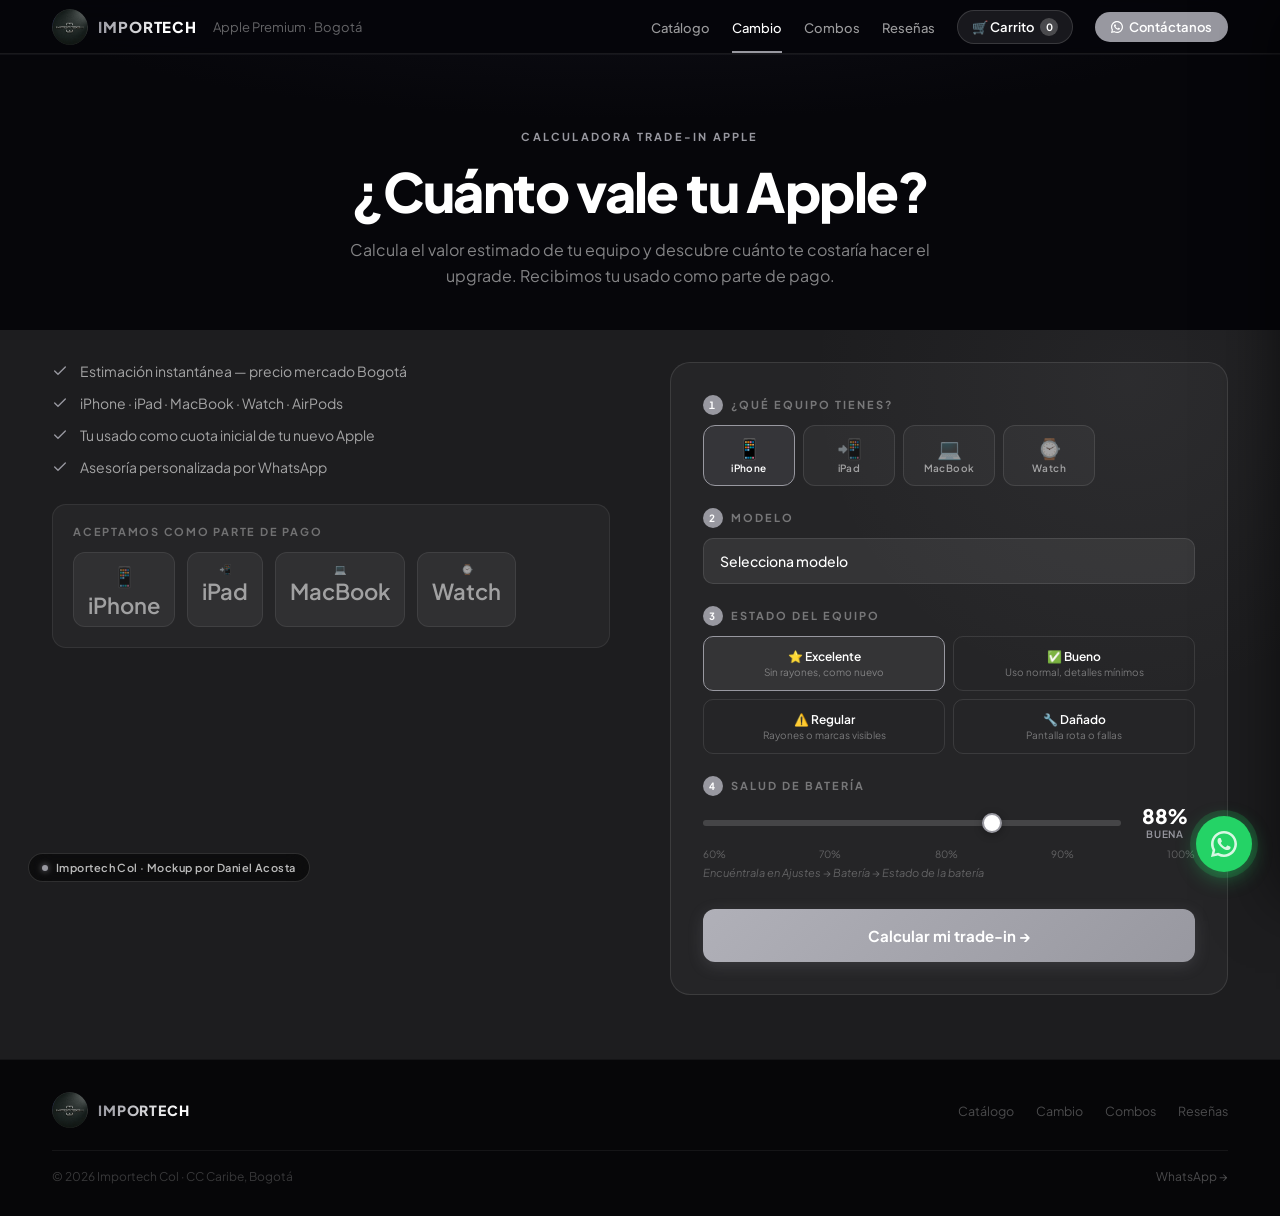
<file: cambio.html>
<!DOCTYPE html>
<html lang="es">
<head>
<meta charset="UTF-8">
<meta name="viewport" content="width=device-width, initial-scale=1.0">
<title>Cambia tu Apple usado · Calculadora Trade-In · Importech</title>
<meta name="description" content="Calcula el valor de tu iPhone, iPad, MacBook o Apple Watch usado y descubre cuánto te costaría el upgrade. Trade-in real con asesoría por WhatsApp.">
<meta name="robots" content="index, follow">
<link rel="canonical" href="https://daniel666674.github.io/IMPORTECH/cambio.html">
<meta property="og:title" content="Cambia tu Apple usado · Calculadora Trade-In · Importech">
<meta property="og:description" content="Calcula el valor de tu iPhone, iPad, MacBook o Apple Watch usado y descubre cuánto te costaría el upgrade. Trade-in real con asesoría por WhatsApp.">
<meta property="og:type" content="website">
<meta property="og:locale" content="es_CO">
<meta property="og:site_name" content="Importech Col">
<script type="application/ld+json">{"@context":"https://schema.org","@type":"LocalBusiness","name":"Importech Col","description":"Apple Premium Reseller en Bogotá — iPhones, iPads, MacBooks, AirPods y Apple Watch originales.","url":"https://daniel666674.github.io/IMPORTECH/","telephone":"+573023232833","priceRange":"$$","currenciesAccepted":"COP","paymentAccepted":"Cash, Credit Card, Nequi, Daviplata","address":{"@type":"PostalAddress","streetAddress":"Cra 38 No. 09-32 Local 2102","addressLocality":"Bogotá","addressRegion":"DC","postalCode":"111321","addressCountry":"CO"},"geo":{"@type":"GeoCoordinates","latitude":4.6097,"longitude":-74.0817},"openingHours":"Mo-Sa 10:00-20:00","sameAs":["https://wa.me/573023232833"]}</script>
<link rel="preconnect" href="https://fonts.googleapis.com">
<link rel="preconnect" href="https://fonts.gstatic.com" crossorigin>
<link href="https://fonts.googleapis.com/css2?family=Plus+Jakarta+Sans:wght@300;400;500;600;700;800&display=swap" rel="stylesheet">
<link rel="stylesheet" href="assets/css/site.css">
<style>
#calculator{background:var(--dark);position:relative;overflow:hidden;padding-top:32px}
#calculator::before{content:'';position:absolute;top:-300px;right:-200px;width:700px;height:700px;border-radius:50%;background:radial-gradient(ellipse,rgba(152,152,160,.06) 0%,transparent 65%);pointer-events:none}
.calc-layout{display:grid;grid-template-columns:1fr 1fr;gap:60px;align-items:start;position:relative;z-index:1}
.calc-info h2{font-size:clamp(28px,3.5vw,44px);font-weight:800;letter-spacing:-.02em;color:#fff;margin-bottom:14px}
.calc-info h2 span{color:var(--blue)}
.calc-info p{font-size:16px;color:rgba(255,255,255,.48);line-height:1.68;margin-bottom:28px}
.calc-bullet{display:flex;align-items:center;gap:12px;margin-bottom:14px;font-size:14px;color:rgba(255,255,255,.6)}
.calc-bullet svg{flex-shrink:0;color:var(--blue)}
.calc-accepts{margin-top:28px;padding:20px;border-radius:14px;background:rgba(255,255,255,.04);border:1px solid rgba(255,255,255,.07)}
.ca-title{font-size:11px;font-weight:700;letter-spacing:.16em;text-transform:uppercase;color:rgba(255,255,255,.35);margin-bottom:14px}
.ca-items{display:flex;gap:12px;flex-wrap:wrap}
.ca-item{display:flex;flex-direction:column;align-items:center;gap:5px;padding:10px 14px;border-radius:12px;background:rgba(255,255,255,.05);border:1px solid rgba(255,255,255,.08);font-size:10px;font-weight:600;color:rgba(255,255,255,.55);min-width:58px;text-align:center}
.ca-item:first-child{font-size:20px;display:flex;align-items:center}
.ca-item>span:first-child{font-size:22px;line-height:1}
.calc-form{background:rgba(255,255,255,.04);border:1px solid rgba(255,255,255,.1);border-radius:20px;padding:32px}
.step-label{font-size:11px;font-weight:700;letter-spacing:.18em;text-transform:uppercase;color:rgba(255,255,255,.38);margin-bottom:10px;display:flex;align-items:center;gap:8px}
.step-num{width:20px;height:20px;border-radius:50%;background:var(--blue);color:#fff;font-size:10px;font-weight:700;display:flex;align-items:center;justify-content:center;flex-shrink:0;font-variant-numeric:tabular-nums}
.calc-step{margin-bottom:22px}
.calc-cats{display:grid;grid-template-columns:repeat(5,1fr);gap:8px}
.ccat{display:flex;flex-direction:column;align-items:center;gap:5px;padding:12px 6px;border-radius:12px;border:1.5px solid rgba(255,255,255,.1);background:rgba(255,255,255,.04);color:rgba(255,255,255,.55);font-size:20px;font-family:inherit;cursor:pointer;transition:all .2s;line-height:1}
.ccat span{font-size:10px;font-weight:600;letter-spacing:.04em;line-height:1}
.ccat:hover{border-color:rgba(255,255,255,.28);color:#fff}
.ccat.active{border-color:var(--blue);background:rgba(152,152,160,.14);color:#fff}
.calc-select{width:100%;padding:13px 16px;border-radius:10px;background:rgba(255,255,255,.07);border:1px solid rgba(255,255,255,.1);color:#fff;font-size:14px;font-weight:500;font-family:inherit;appearance:none;cursor:pointer;transition:border-color .2s}
.calc-select:focus{outline:none;border-color:var(--blue)}
.calc-select option{background:#2d2d2f;color:#fff}
.cond-radios{display:grid;grid-template-columns:repeat(2,1fr);gap:8px}
.cond-radio{border:1.5px solid rgba(255,255,255,.1);border-radius:10px;padding:12px 10px;text-align:center;cursor:pointer;transition:all .2s}
.cond-radio:hover{border-color:rgba(255,255,255,.28)}
.cond-radio.selected{border-color:var(--blue);background:rgba(152,152,160,.12)}
.cond-radio .cr-label{font-size:12px;font-weight:600;color:#fff}
.cond-radio .cr-sub{font-size:10px;color:rgba(255,255,255,.38);margin-top:2px}
.bat-row{display:flex;align-items:center;gap:14px;margin-bottom:8px}
.bat-slider{flex:1;-webkit-appearance:none;appearance:none;height:6px;border-radius:3px;background:linear-gradient(90deg,var(--blue) 0%,rgba(255,255,255,.15) 0%);cursor:pointer;outline:none}
.bat-slider::-webkit-slider-thumb{-webkit-appearance:none;width:20px;height:20px;border-radius:50%;background:#fff;border:2px solid var(--blue);cursor:pointer;box-shadow:0 2px 8px rgba(0,0,0,.3)}
.bat-badge{display:flex;flex-direction:column;align-items:center;gap:2px;min-width:60px}
.bat-pct{font-size:20px;font-weight:800;color:#fff;letter-spacing:-.02em;line-height:1}
.bat-tag{font-size:10px;font-weight:600;color:var(--blue);letter-spacing:.08em;text-transform:uppercase}
.bat-scale{display:flex;justify-content:space-between;font-size:10px;color:rgba(255,255,255,.28);margin-bottom:6px}
.bat-tip{font-size:11px;color:rgba(255,255,255,.28);font-style:italic}
.calc-submit{width:100%;padding:17px;border-radius:12px;border:none;background:linear-gradient(135deg,#b0b0b8,var(--blue));color:#fff;font-family:inherit;font-size:15px;font-weight:700;cursor:pointer;transition:all .25s;margin-top:8px;box-shadow:0 4px 16px rgba(152,152,160,.2)}
.calc-submit:hover{box-shadow:0 12px 32px rgba(152,152,160,.4);transform:translateY(-2px)}
.calc-result{display:none;margin-top:18px;background:rgba(255,255,255,.05);border:1px solid rgba(255,255,255,.1);border-radius:14px;padding:22px;animation:resultIn .4s ease}
.calc-result.show{display:block}
@keyframes resultIn{from{opacity:0;transform:translateY(8px)}to{opacity:1;transform:translateY(0)}}
.result-main{background:linear-gradient(135deg,rgba(152,152,160,.2),rgba(152,152,160,.08));border:1px solid rgba(152,152,160,.28);border-radius:12px;padding:18px 22px;margin:0 0 16px;text-align:center}
.rm-label{font-size:12px;color:rgba(255,255,255,.55);margin-bottom:4px}
.rm-amount{font-size:38px;font-weight:800;color:#fff;letter-spacing:-.02em;line-height:1.1}
.rm-range{font-size:12px;color:rgba(255,255,255,.38);margin-top:4px;margin-bottom:4px}
.rm-sub{font-size:11px;color:rgba(255,255,255,.35);margin-top:6px}
.result-row{display:flex;justify-content:space-between;padding:8px 0;border-bottom:1px solid rgba(255,255,255,.06);font-size:13px}
.result-row:last-of-type{border:none}
.rl{color:rgba(255,255,255,.5)}.rv{font-weight:700;color:#fff}
.calc-hold{display:flex;align-items:center;justify-content:center;gap:6px;font-size:11.5px;font-weight:700;color:rgba(255,165,40,.9);background:rgba(255,165,40,.08);border:1px solid rgba(255,165,40,.22);border-radius:20px;padding:7px 14px;margin:0 0 14px;text-align:center;animation:hold-pulse 2.4s ease-in-out infinite}
@keyframes hold-pulse{0%,100%{opacity:1}50%{opacity:.6}}
.result-upgrade{padding:14px 16px;margin:10px 0 14px;border-radius:10px;background:rgba(52,199,89,.08);border:1px solid rgba(52,199,89,.2);font-size:13px;color:rgba(255,255,255,.7);line-height:1.55}
.result-upgrade strong{color:#34c759}
.ru-title{font-size:11px;font-weight:800;letter-spacing:.06em;text-transform:uppercase;color:#34c759;margin-bottom:6px}
.ru-line{font-size:13.5px}
.result-cta{display:flex;align-items:center;justify-content:center;gap:8px;padding:13px;border-radius:10px;background:#25d366;color:#fff;font-size:13px;font-weight:700;text-decoration:none;transition:all .2s}
.result-cta:hover{background:#1db857;box-shadow:0 6px 20px rgba(37,211,102,.3);transform:translateY(-1px)}
@media(max-width:1100px){.calc-layout{grid-template-columns:1fr}}
</style>
</head>
<body>
<!-- NAV -->
<nav>
  <a href="index.html" class="nav-logo">
    <div class="logo-mark"><img src="assets/importech-logo.jpg" alt="Importech"></div>
    <span class="nav-wordmark">IMPORTECH</span><span class="nav-sub">Apple Premium · Bogotá</span>
  </a>
  <ul class="nav-links">
    <li><a href="catalogo.html">Catálogo</a></li>
    <li><a href="cambio.html" class="active">Cambio</a></li>
    <li><a href="combos.html">Combos</a></li>
    <li><a href="resenas.html">Reseñas</a></li>
    <li><button class="cart-nav-btn" onclick="openCart()">🛒 Carrito <span id="cart-count" class="cart-badge empty">0</span></button></li>
    <li><a href="https://wa.me/573023232833" class="nav-cta"><svg width="12" height="12" fill="currentColor" viewBox="0 0 24 24"><path d="M17.472 14.382c-.297-.149-1.758-.867-2.03-.967-.273-.099-.471-.148-.67.15-.197.297-.767.966-.94 1.164-.173.199-.347.223-.644.075-.297-.15-1.255-.463-2.39-1.475-.883-.788-1.48-1.761-1.653-2.059-.173-.297-.018-.458.13-.606.134-.133.298-.347.446-.52.149-.174.198-.298.298-.497.099-.198.05-.371-.025-.52-.075-.149-.669-1.612-.916-2.207-.242-.579-.487-.5-.669-.51-.173-.008-.371-.01-.57-.01-.198 0-.52.074-.792.372-.272.297-1.04 1.016-1.04 2.479 0 1.462 1.065 2.875 1.213 3.074.149.198 2.096 3.2 5.077 4.487.709.306 1.262.489 1.694.625.712.227 1.36.195 1.871.118.571-.085 1.758-.719 2.006-1.413.248-.694.248-1.289.173-1.413-.074-.124-.272-.198-.57-.347zM12 0C5.373 0 0 5.373 0 12c0 2.1.546 4.073 1.5 5.793L0 24l6.392-1.478A11.931 11.931 0 0012 24c6.627 0 12-5.373 12-12S18.627 0 12 0zm0 21.6a9.6 9.6 0 01-4.9-1.344l-.352-.208-3.645.842.878-3.548-.228-.365A9.561 9.561 0 012.4 12C2.4 6.698 6.698 2.4 12 2.4S21.6 6.698 21.6 12 17.302 21.6 12 21.6z"/></svg>Contáctanos</a></li>
  </ul>
  <button class="nav-ham" id="nav-ham" onclick="toggleMob()" aria-label="Menú">
    <span></span><span></span><span></span>
  </button>
</nav>

<!-- MOBILE MENU -->
<div class="mob-menu" id="mob-menu">
  <a href="catalogo.html" onclick="closeMob()">Catálogo</a>
  <a href="cambio.html" class="active" onclick="closeMob()">Cambio</a>
  <a href="combos.html" onclick="closeMob()">Combos</a>
  <a href="resenas.html" onclick="closeMob()">Reseñas</a>
  <button class="mob-link" onclick="closeMob();openCart()">🛒 Carrito</button>
  <a href="https://wa.me/573023232833" class="mob-wa"><svg width="18" height="18" fill="currentColor" viewBox="0 0 24 24"><path d="M17.472 14.382c-.297-.149-1.758-.867-2.03-.967-.273-.099-.471-.148-.67.15-.197.297-.767.966-.94 1.164-.173.199-.347.223-.644.075-.297-.15-1.255-.463-2.39-1.475-.883-.788-1.48-1.761-1.653-2.059-.173-.297-.018-.458.13-.606.134-.133.298-.347.446-.52.149-.174.198-.298.298-.497.099-.198.05-.371-.025-.52-.075-.149-.669-1.612-.916-2.207-.242-.579-.487-.5-.669-.51-.173-.008-.371-.01-.57-.01-.198 0-.52.074-.792.372-.272.297-1.04 1.016-1.04 2.479 0 1.462 1.065 2.875 1.213 3.074.149.198 2.096 3.2 5.077 4.487.709.306 1.262.489 1.694.625.712.227 1.36.195 1.871.118.571-.085 1.758-.719 2.006-1.413.248-.694.248-1.289.173-1.413-.074-.124-.272-.198-.57-.347zM12 0C5.373 0 0 5.373 0 12c0 2.1.546 4.073 1.5 5.793L0 24l6.392-1.478A11.931 11.931 0 0012 24c6.627 0 12-5.373 12-12S18.627 0 12 0zm0 21.6a9.6 9.6 0 01-4.9-1.344l-.352-.208-3.645.842.878-3.548-.228-.365A9.561 9.561 0 012.4 12C2.4 6.698 6.698 2.4 12 2.4S21.6 6.698 21.6 12 17.302 21.6 12 21.6z"/></svg>WhatsApp</a>
</div>

<div class="page-head">
  <div class="page-eyebrow">Calculadora Trade-In Apple</div>
  <h1 class="page-h1">¿Cuánto vale tu Apple?</h1>
  <p class="page-p">Calcula el valor estimado de tu equipo y descubre cuánto te costaría hacer el upgrade. Recibimos tu usado como parte de pago.</p>
</div>

<section class="sec" id="calculator">
  <div class="inner">
    <div class="calc-layout">
      <div class="calc-info rev">
        <div class="calc-bullet"><svg width="16" height="16" viewBox="0 0 24 24" fill="none"><path d="M20 6L9 17l-5-5" stroke="currentColor" stroke-width="2" stroke-linecap="round"/></svg>Estimación instantánea — precio mercado Bogotá</div>
        <div class="calc-bullet"><svg width="16" height="16" viewBox="0 0 24 24" fill="none"><path d="M20 6L9 17l-5-5" stroke="currentColor" stroke-width="2" stroke-linecap="round"/></svg>iPhone · iPad · MacBook · Watch · AirPods</div>
        <div class="calc-bullet"><svg width="16" height="16" viewBox="0 0 24 24" fill="none"><path d="M20 6L9 17l-5-5" stroke="currentColor" stroke-width="2" stroke-linecap="round"/></svg>Tu usado como cuota inicial de tu nuevo Apple</div>
        <div class="calc-bullet"><svg width="16" height="16" viewBox="0 0 24 24" fill="none"><path d="M20 6L9 17l-5-5" stroke="currentColor" stroke-width="2" stroke-linecap="round"/></svg>Asesoría personalizada por WhatsApp</div>
        <div class="calc-accepts">
          <div class="ca-title">Aceptamos como parte de pago</div>
          <div class="ca-items">
            <div class="ca-item">📱<span>iPhone</span></div>
            <div class="ca-item">📲<span>iPad</span></div>
            <div class="ca-item">💻<span>MacBook</span></div>
            <div class="ca-item">⌚<span>Watch</span></div>
          </div>
        </div>
      </div>
      <div class="calc-form rev">
        <div class="calc-step">
          <div class="step-label"><span class="step-num">1</span>¿Qué equipo tienes?</div>
          <div class="calc-cats" id="calc-cats">
            <button class="ccat active" data-cat="iphone" onclick="selectCat(this)">📱<span>iPhone</span></button>
            <button class="ccat" data-cat="ipad" onclick="selectCat(this)">📲<span>iPad</span></button>
            <button class="ccat" data-cat="mac" onclick="selectCat(this)">💻<span>MacBook</span></button>
            <button class="ccat" data-cat="watch" onclick="selectCat(this)">⌚<span>Watch</span></button>
          </div>
        </div>
        <div class="calc-step">
          <div class="step-label"><span class="step-num">2</span>Modelo</div>
          <select class="calc-select" id="c-model">
            <option value="">Selecciona modelo</option>
          </select>
        </div>
        <div class="calc-step" id="c-storage-step" style="display:none">
          <div class="step-label"><span class="step-num">3</span>Almacenamiento</div>
          <div class="cond-radios" id="c-storage-radios"></div>
        </div>
        <div class="calc-step">
          <div class="step-label"><span class="step-num" id="sn-cond">4</span>Estado del equipo</div>
          <div class="cond-radios">
            <div class="cond-radio selected" data-mult="1" onclick="selectCond(this)"><div class="cr-label">⭐ Excelente</div><div class="cr-sub">Sin rayones, como nuevo</div></div>
            <div class="cond-radio" data-mult="0.85" onclick="selectCond(this)"><div class="cr-label">✅ Bueno</div><div class="cr-sub">Uso normal, detalles mínimos</div></div>
            <div class="cond-radio" data-mult="0.65" onclick="selectCond(this)"><div class="cr-label">⚠️ Regular</div><div class="cr-sub">Rayones o marcas visibles</div></div>
            <div class="cond-radio" data-mult="0.38" onclick="selectCond(this)"><div class="cr-label">🔧 Dañado</div><div class="cr-sub">Pantalla rota o fallas</div></div>
          </div>
        </div>
        <div class="calc-step" id="c-battery-step">
          <div class="step-label"><span class="step-num" id="sn-bat">5</span>Salud de batería</div>
          <div class="bat-row">
            <input type="range" class="bat-slider" id="c-battery" min="60" max="100" value="88" oninput="updateBatDisplay()">
            <div class="bat-badge">
              <span class="bat-pct" id="bat-pct">88%</span>
              <span class="bat-tag" id="bat-tag">Buena</span>
            </div>
          </div>
          <div class="bat-scale"><span>60%</span><span>70%</span><span>80%</span><span>90%</span><span>100%</span></div>
          <div class="bat-tip">Encuéntrala en Ajustes → Batería → Estado de la batería</div>
        </div>
        <button class="calc-submit" onclick="calcular()">Calcular mi trade-in →</button>
        <div class="calc-result" id="calcResult">
          <div class="result-main">
            <div class="rm-label">Valor estimado de tu equipo</div>
            <div class="rm-amount" id="calcAmt">—</div>
            <div class="rm-range" id="calcRange">—</div>
            <div class="rm-sub">Precio referencia mercado Bogotá · sujeto a revisión física</div>
          </div>
          <div class="calc-hold" id="calcHold"></div>
          <div class="result-row"><span class="rl">Dispositivo</span><span class="rv" id="rModelo">—</span></div>
          <div class="result-row" id="r-storage-row"><span class="rl">Almacenamiento</span><span class="rv" id="rStorage">—</span></div>
          <div class="result-row"><span class="rl">Estado</span><span class="rv" id="rEstado">—</span></div>
          <div class="result-row" id="r-bat-row"><span class="rl">Batería</span><span class="rv" id="rBateria">—</span></div>
          <div class="result-upgrade" id="r-upgrade"></div>
          <a href="#" id="calc-wa-link" class="result-cta"><svg width="18" height="18" fill="currentColor" viewBox="0 0 24 24"><path d="M17.472 14.382c-.297-.149-1.758-.867-2.03-.967-.273-.099-.471-.148-.67.15-.197.297-.767.966-.94 1.164-.173.199-.347.223-.644.075-.297-.15-1.255-.463-2.39-1.475-.883-.788-1.48-1.761-1.653-2.059-.173-.297-.018-.458.13-.606.134-.133.298-.347.446-.52.149-.174.198-.298.298-.497.099-.198.05-.371-.025-.52-.075-.149-.669-1.612-.916-2.207-.242-.579-.487-.5-.669-.51-.173-.008-.371-.01-.57-.01-.198 0-.52.074-.792.372-.272.297-1.04 1.016-1.04 2.479 0 1.462 1.065 2.875 1.213 3.074.149.198 2.096 3.2 5.077 4.487.709.306 1.262.489 1.694.625.712.227 1.36.195 1.871.118.571-.085 1.758-.719 2.006-1.413.248-.694.248-1.289.173-1.413-.074-.124-.272-.198-.57-.347zM12 0C5.373 0 0 5.373 0 12c0 2.1.546 4.073 1.5 5.793L0 24l6.392-1.478A11.931 11.931 0 0012 24c6.627 0 12-5.373 12-12S18.627 0 12 0zm0 21.6a9.6 9.6 0 01-4.9-1.344l-.352-.208-3.645.842.878-3.548-.228-.365A9.561 9.561 0 012.4 12C2.4 6.698 6.698 2.4 12 2.4S21.6 6.698 21.6 12 17.302 21.6 12 21.6z"/></svg>Cotizar mi trade-in por WhatsApp →</a>
        </div>
      </div>
    </div>
  </div>
</section>

<!-- FOOTER -->
<footer>
  <div class="foot-top">
    <div style="display:flex;align-items:center;gap:10px">
      <div class="logo-mark"><img src="assets/importech-logo.jpg" alt="Importech"></div>
      <span style="font-size:14px;font-weight:800;letter-spacing:.06em;background:linear-gradient(90deg,rgba(200,200,210,.75) 0%,#fff 30%,rgba(205,205,215,1) 50%,#fff 70%,rgba(200,200,210,.75) 100%);background-size:300% auto;-webkit-background-clip:text;-webkit-text-fill-color:transparent;background-clip:text;animation:chrome-sweep 5s linear infinite">IMPORTECH</span>
    </div>
    <ul class="foot-links">
      <li><a href="catalogo.html">Catálogo</a></li>
      <li><a href="cambio.html">Cambio</a></li>
      <li><a href="combos.html">Combos</a></li>
      <li><a href="resenas.html">Reseñas</a></li>
    </ul>
  </div>
  <div class="foot-bottom">
    <span>© 2026 Importech Col · CC Caribe, Bogotá</span>
    <a href="https://wa.me/573023232833">WhatsApp →</a>
  </div>
</footer>

<!-- CART -->
<div id="cart-overlay" onclick="closeCart()"></div>
<div id="cart-drawer">
  <div class="cart-head">
    <h3>🛒 Tu carrito</h3>
    <button class="cart-close-btn" onclick="closeCart()">✕</button>
  </div>
  <div class="cart-items" id="cart-items">
    <div class="cart-empty"><div class="ce-ico">🛒</div><p>Tu carrito está vacío</p></div>
  </div>
  <div class="cart-foot">
    <div class="cart-total-row">
      <span class="ct-label">Total estimado</span>
      <span class="ct-amt" id="cart-total-amt">$0</span>
    </div>
    <button class="cart-wa-btn" id="cart-checkout-btn" onclick="checkoutWA()" disabled>
      <svg width="18" height="18" fill="currentColor" viewBox="0 0 24 24"><path d="M17.472 14.382c-.297-.149-1.758-.867-2.03-.967-.273-.099-.471-.148-.67.15-.197.297-.767.966-.94 1.164-.173.199-.347.223-.644.075-.297-.15-1.255-.463-2.39-1.475-.883-.788-1.48-1.761-1.653-2.059-.173-.297-.018-.458.13-.606.134-.133.298-.347.446-.52.149-.174.198-.298.298-.497.099-.198.05-.371-.025-.52-.075-.149-.669-1.612-.916-2.207-.242-.579-.487-.5-.669-.51-.173-.008-.371-.01-.57-.01-.198 0-.52.074-.792.372-.272.297-1.04 1.016-1.04 2.479 0 1.462 1.065 2.875 1.213 3.074.149.198 2.096 3.2 5.077 4.487.709.306 1.262.489 1.694.625.712.227 1.36.195 1.871.118.571-.085 1.758-.719 2.006-1.413.248-.694.248-1.289.173-1.413-.074-.124-.272-.198-.57-.347zM12 0C5.373 0 0 5.373 0 12c0 2.1.546 4.073 1.5 5.793L0 24l6.392-1.478A11.931 11.931 0 0012 24c6.627 0 12-5.373 12-12S18.627 0 12 0zm0 21.6a9.6 9.6 0 01-4.9-1.344l-.352-.208-3.645.842.878-3.548-.228-.365A9.561 9.561 0 012.4 12C2.4 6.698 6.698 2.4 12 2.4S21.6 6.698 21.6 12 17.302 21.6 12 21.6z"/></svg>
      Pedir por WhatsApp
    </button>
    <button class="cart-clear-btn" onclick="cartClear()">Vaciar carrito</button>
  </div>
</div>

<!-- WA FLOAT -->
<a href="https://wa.me/573023232833?text=Hola%20Importech%2C%20quiero%20cotizar" class="wa-float" aria-label="WhatsApp">
  <svg width="26" height="26" fill="white" viewBox="0 0 24 24"><path d="M17.472 14.382c-.297-.149-1.758-.867-2.03-.967-.273-.099-.471-.148-.67.15-.197.297-.767.966-.94 1.164-.173.199-.347.223-.644.075-.297-.15-1.255-.463-2.39-1.475-.883-.788-1.48-1.761-1.653-2.059-.173-.297-.018-.458.13-.606.134-.133.298-.347.446-.52.149-.174.198-.298.298-.497.099-.198.05-.371-.025-.52-.075-.149-.669-1.612-.916-2.207-.242-.579-.487-.5-.669-.51-.173-.008-.371-.01-.57-.01-.198 0-.52.074-.792.372-.272.297-1.04 1.016-1.04 2.479 0 1.462 1.065 2.875 1.213 3.074.149.198 2.096 3.2 5.077 4.487.709.306 1.262.489 1.694.625.712.227 1.36.195 1.871.118.571-.085 1.758-.719 2.006-1.413.248-.694.248-1.289.173-1.413-.074-.124-.272-.198-.57-.347zM12 0C5.373 0 0 5.373 0 12c0 2.1.546 4.073 1.5 5.793L0 24l6.392-1.478A11.931 11.931 0 0012 24c6.627 0 12-5.373 12-12S18.627 0 12 0zm0 21.6a9.6 9.6 0 01-4.9-1.344l-.352-.208-3.645.842.878-3.548-.228-.365A9.561 9.561 0 012.4 12C2.4 6.698 6.698 2.4 12 2.4S21.6 6.698 21.6 12 17.302 21.6 12 21.6z"/></svg>
</a>

<div class="wm-badge">Importech Col · Mockup por Daniel Acosta</div>
<script src="assets/js/store-core.js?v=1"></script>
<script src="assets/js/site.js"></script>
<script>
/* ── TRADE-IN CALCULATOR ── */
const TRADE={
  iphone:{hasBattery:true,hasStorage:false,hasIcloud:true,label:'iPhone',
    models:[
      {n:'iPhone 17 Pro Max',v:5800000},{n:'iPhone 17 Pro',v:5200000},
      {n:'iPhone 17 Plus',v:4200000},{n:'iPhone 17',v:3800000},
      {n:'iPhone 16 Pro Max',v:4200000},{n:'iPhone 16 Pro',v:3600000},
      {n:'iPhone 16 Plus',v:2800000},{n:'iPhone 16',v:2400000},
      {n:'iPhone 15 Pro Max',v:3100000},{n:'iPhone 15 Pro',v:2600000},
      {n:'iPhone 15 Plus',v:2000000},{n:'iPhone 15',v:1700000},
      {n:'iPhone 14 Pro Max',v:2200000},{n:'iPhone 14 Pro',v:1800000},
      {n:'iPhone 14 Plus',v:1400000},{n:'iPhone 14',v:1100000},
      {n:'iPhone 13 Pro Max',v:1600000},{n:'iPhone 13 Pro',v:1300000},
      {n:'iPhone 13',v:850000},{n:'iPhone 13 mini',v:650000},
      {n:'iPhone 12 Pro Max',v:1100000},{n:'iPhone 12 Pro',v:900000},
      {n:'iPhone 12',v:600000},{n:'iPhone 12 mini',v:450000},
      {n:'iPhone 11 Pro Max',v:750000},{n:'iPhone 11 Pro',v:600000},
      {n:'iPhone 11',v:400000},{n:'iPhone X / XS / XS Max',v:320000},
    ]},
  ipad:{hasBattery:true,hasStorage:true,hasIcloud:true,label:'iPad',
    storages:[{n:'64 GB',b:0},{n:'128 GB',b:80000},{n:'256 GB',b:160000},{n:'512 GB',b:280000},{n:'1 TB',b:450000},{n:'2 TB',b:700000}],
    models:[
      {n:'iPad Pro 13" M4',v:4200000},{n:'iPad Pro 11" M4',v:3200000},
      {n:'iPad Pro 12.9" M2',v:2800000},{n:'iPad Air 13" M2',v:2400000},
      {n:'iPad Air 11" M2',v:2100000},{n:'iPad mini 7',v:1800000},
      {n:'iPad mini 6',v:1200000},{n:'iPad 10ª Gen',v:1400000},{n:'iPad 9ª Gen',v:700000},
    ]},
  mac:{hasBattery:false,hasStorage:true,hasIcloud:false,label:'MacBook',
    storages:[{n:'256 GB',b:0},{n:'512 GB',b:400000},{n:'1 TB',b:800000},{n:'2 TB',b:1400000},{n:'4 TB',b:2200000}],
    models:[
      {n:'MacBook Pro 16" M4 Max',v:11000000},{n:'MacBook Pro 16" M4 Pro',v:9500000},
      {n:'MacBook Pro 14" M4 Pro',v:7500000},{n:'MacBook Pro 14" M4',v:5800000},
      {n:'MacBook Air 15" M3',v:4200000},{n:'MacBook Air 13" M3',v:3600000},
      {n:'MacBook Pro 16" M3 Pro',v:5500000},{n:'MacBook Pro 14" M3 Pro',v:4500000},
      {n:'MacBook Air 15" M2',v:3100000},{n:'MacBook Air 13" M2',v:2800000},
      {n:'MacBook Pro 13" M2',v:2600000},{n:'MacBook Air M1',v:2000000},
      {n:'MacBook Pro 13" M1',v:2200000},
    ]},
  watch:{hasBattery:true,hasStorage:false,hasIcloud:false,label:'Apple Watch',
    models:[
      {n:'Apple Watch Ultra 2',v:2800000},{n:'Apple Watch Ultra 1',v:2200000},
      {n:'Apple Watch Series 10 46mm',v:1500000},{n:'Apple Watch Series 10 42mm',v:1300000},
      {n:'Apple Watch Series 9 45mm',v:1100000},{n:'Apple Watch Series 9 41mm',v:900000},
      {n:'Apple Watch SE 2 44mm',v:600000},{n:'Apple Watch SE 2 40mm',v:500000},
      {n:'Apple Watch Series 8',v:800000},{n:'Apple Watch Series 7',v:600000},
      {n:'Apple Watch Series 6',v:420000},
    ]},
};
function normModel(s){return(s||'').toLowerCase().replace(/["″]/g,'').replace(/\s+/g,' ').trim();}
// Rank within a category's trade-in ladder: 0 = newest/best, higher = older/lesser.
// TRADE[cat].models is already ordered newest-and-best first, so this doubles as
// a recency+tier ranking for matching catalog stock against it.
function tradeRank(cat,name){
  const list=(TRADE[cat]&&TRADE[cat].models)||[];
  const norm=normModel(name);
  return list.findIndex(m=>normModel(m.n)===norm);
}
function suggestUpgrade(tradeValue,cat,tradedModelName){
  const all=(window.PRODUCTS||[]).filter(p=>p.published);
  const CAT_MAP={iphone:'iPhone',ipad:'iPad',mac:'Mac',watch:'Apple Watch'};
  const inCat=all.filter(p=>p.category===CAT_MAP[cat]).map(p=>({n:p.name,p:p.price,r:tradeRank(cat,p.name)})).sort((a,b)=>a.p-b.p);
  const tradedRank=tradeRank(cat,tradedModelName);
  // A real upgrade: strictly newer/better tier than what they're trading in (lower rank
  // number). Never suggest a lateral or older model just because it's above their trade value —
  // that reads as a downgrade (e.g. trading a 15 Pro Max should never surface a plain 15 Pro).
  const upgrades=inCat.filter(p=>p.r!==-1&&(tradedRank===-1||p.r<tradedRank));
  if(upgrades.length){const pick=upgrades.find(p=>p.p>=tradeValue)||upgrades[0];return{n:pick.n,p:pick.p,isUpgrade:true};}
  // Nothing in stock beats their current device (they already own the flagship) — offer
  // the newest equivalent as a renewal, but never frame it as an "upgrade".
  if(inCat.length){const newest=inCat.slice().sort((a,b)=>(a.r===-1?999:a.r)-(b.r===-1?999:b.r))[0];return{n:newest.n,p:newest.p,isUpgrade:false};}
  const anyList=all.map(p=>({n:p.name,p:p.price})).sort((a,b)=>a.p-b.p);
  const fallback=anyList.find(p=>p.p>=tradeValue)||anyList[0]||{n:'un equipo Apple',p:tradeValue};
  return{n:fallback.n,p:fallback.p,isUpgrade:true};
}
let quoteTimer=null;
function startQuoteHold(){
  const expiry=Date.now()+48*60*60*1000;
  localStorage.setItem('tradeQuoteExpiry',String(expiry));
  if(quoteTimer)clearInterval(quoteTimer);
  const tick=()=>{
    const remain=expiry-Date.now();
    const el=document.getElementById('calcHold');
    if(!el)return;
    if(remain<=0){el.textContent='Cotización expirada — recalcula para renovarla';clearInterval(quoteTimer);return;}
    const h=Math.floor(remain/3600000);const m=Math.floor((remain%3600000)/60000);
    el.textContent=`⏳ Precio reservado por ${h}h ${m}m — escríbenos antes de que expire`;
  };
  tick();
  quoteTimer=setInterval(tick,60000);
}
let currentCat='iphone';let condMult=1;let storageBon=0;

function selectCat(btn){
  document.querySelectorAll('.ccat').forEach(b=>b.classList.remove('active'));
  btn.classList.add('active');
  currentCat=btn.dataset.cat;
  updateCalcUI();
}
function updateCalcUI(){
  const cat=TRADE[currentCat];
  const sel=document.getElementById('c-model');
  sel.innerHTML='<option value="">Selecciona modelo</option>'+cat.models.map(m=>`<option value="${m.v}">${m.n}</option>`).join('');
  const storageStep=document.getElementById('c-storage-step');
  if(cat.hasStorage){
    storageStep.style.display='';
    document.getElementById('c-storage-radios').innerHTML=cat.storages.map((s,i)=>`<div class="cond-radio${i===0?' selected':''}" data-bonus="${s.b}" onclick="selectStorage(this)"><div class="cr-label">${s.n}</div><div class="cr-sub">${s.b?'+'+fmtCOP(s.b):'Base'}</div></div>`).join('');
    storageBon=0;
  }else{storageStep.style.display='none';storageBon=0;}
  document.getElementById('c-battery-step').style.display=cat.hasBattery?'':'none';
  document.getElementById('calcResult').classList.remove('show');
  document.getElementById('calcResult').style.display='none';
  updateStepNums();
}
function updateStepNums(){
  const cat=TRADE[currentCat];
  let n=3;
  if(cat.hasStorage)n++;
  document.getElementById('sn-cond').textContent=n++;
  if(cat.hasBattery)document.getElementById('sn-bat').textContent=n;
}
function selectStorage(btn){
  document.querySelectorAll('#c-storage-radios .cond-radio').forEach(b=>b.classList.remove('selected'));
  btn.classList.add('selected');
  storageBon=parseInt(btn.dataset.bonus)||0;
}
function selectCond(el){
  document.querySelectorAll('.cond-radio[data-mult]').forEach(r=>r.classList.remove('selected'));
  el.classList.add('selected');
  condMult=parseFloat(el.dataset.mult);
}
function updateBatDisplay(){
  const pct=parseInt(document.getElementById('c-battery').value);
  document.getElementById('bat-pct').textContent=pct+'%';
  const tag=pct>=90?'Excelente':pct>=80?'Buena':pct>=70?'Regular':'Baja — reemplazar';
  document.getElementById('bat-tag').textContent=tag;
  const sl=document.getElementById('c-battery');
  const pctPos=(pct-60)/40*100;
  sl.style.background=`linear-gradient(90deg,var(--blue) ${pctPos}%,rgba(255,255,255,.15) ${pctPos}%)`;
}
function calcular(){
  const modelSel=document.getElementById('c-model');
  if(!modelSel.value){modelSel.focus();return;}
  const cat=TRADE[currentCat];
  let base=parseInt(modelSel.value)+storageBon;
  base*=condMult;
  if(cat.hasBattery){
    const pct=parseInt(document.getElementById('c-battery').value);
    const bm=pct>=90?1:pct>=80?.94:pct>=70?.85:.72;
    base*=bm;
  }
  const total=Math.round(base/10000)*10000;
  const mn=Math.round(total*.88/10000)*10000;
  const mx=Math.round(total*1.1/10000)*10000;
  const modelName=modelSel.options[modelSel.selectedIndex].text;
  const condEl=document.querySelector('.cond-radio.selected[data-mult]');
  const condName=condEl?condEl.querySelector('.cr-label').textContent:'—';
  document.getElementById('calcAmt').textContent=fmtCOP(total);
  document.getElementById('calcRange').textContent=`Rango estimado: ${fmtCOP(mn)} – ${fmtCOP(mx)}`;
  document.getElementById('rModelo').textContent=modelName;
  document.getElementById('rEstado').textContent=condName;
  const batRow=document.getElementById('r-bat-row');
  const storageRow=document.getElementById('r-storage-row');
  if(cat.hasBattery){batRow.style.display='';document.getElementById('rBateria').textContent=document.getElementById('c-battery').value+'%';}
  else batRow.style.display='none';
  if(cat.hasStorage){
    storageRow.style.display='';
    const sSel=document.querySelector('#c-storage-radios .selected');
    document.getElementById('rStorage').textContent=sSel?sSel.querySelector('.cr-label').textContent:'—';
  }else storageRow.style.display='none';
  const up=document.getElementById('r-upgrade');
  const target=suggestUpgrade(total,currentCat,modelName);
  const diff=target.p-total;
  let upgradeLine;
  if(!target.isUpgrade){
    upgradeLine=`Ya tienes lo mejor de la línea actual. Renueva tu <strong>${modelName}</strong> por un <strong>${target.n}</strong> nuevo, sellado y con garantía completa — con tu equipo como parte de pago, la diferencia es <strong>${fmtCOP(Math.max(diff,0))}</strong>.`;
  }else if(diff<=0){
    upgradeLine=`Tu ${cat.label} <strong>cubre por completo</strong> un <strong>${target.n}</strong> (${fmtCOP(target.p)}). ¡Te lo llevas hoy mismo!`;
  }else{
    upgradeLine=`Con tu ${cat.label} + <strong>${fmtCOP(diff)}</strong> adicionales, te llevas un <strong>${target.n}</strong> (${fmtCOP(target.p)}) hoy.`;
  }
  up.innerHTML=`<div class="ru-title">${target.isUpgrade?'🎯 Tu upgrade sugerido':'✨ Renueva tu equipo'}</div><div class="ru-line">${upgradeLine}</div>`;
  let msg=`Hola Importech, quiero cotizar mi ${cat.label} para trade-in:\n`;
  msg+=`• Modelo: ${modelName}\n• Estado: ${condName}\n`;
  if(cat.hasStorage){const ss=document.querySelector('#c-storage-radios .selected');msg+=`• Almacenamiento: ${ss?ss.querySelector('.cr-label').textContent:''}\n`;}
  if(cat.hasBattery)msg+=`• Batería: ${document.getElementById('c-battery').value}%\n`;
  msg+=`• Valor estimado: ${fmtCOP(total)}\n\n`;
  msg+=diff<=0?`Vi que mi equipo cubriría un ${target.n} por completo — ¿lo reservamos?`:`Me interesa el ${target.n} — ¿confirmamos la diferencia de ${fmtCOP(diff)}?`;
  document.getElementById('calc-wa-link').href='https://wa.me/573023232833?text='+encodeURIComponent(msg);
  const res=document.getElementById('calcResult');
  res.style.display='block';res.classList.add('show');
  startQuoteHold();
  res.scrollIntoView({behavior:'smooth',block:'nearest'});
}
document.write('<script src="assets/js/products-data.js?v=' + Date.now() + '"><\/script>');
</script>
<script>updateCalcUI();</script>
</body>
</html>
</file>
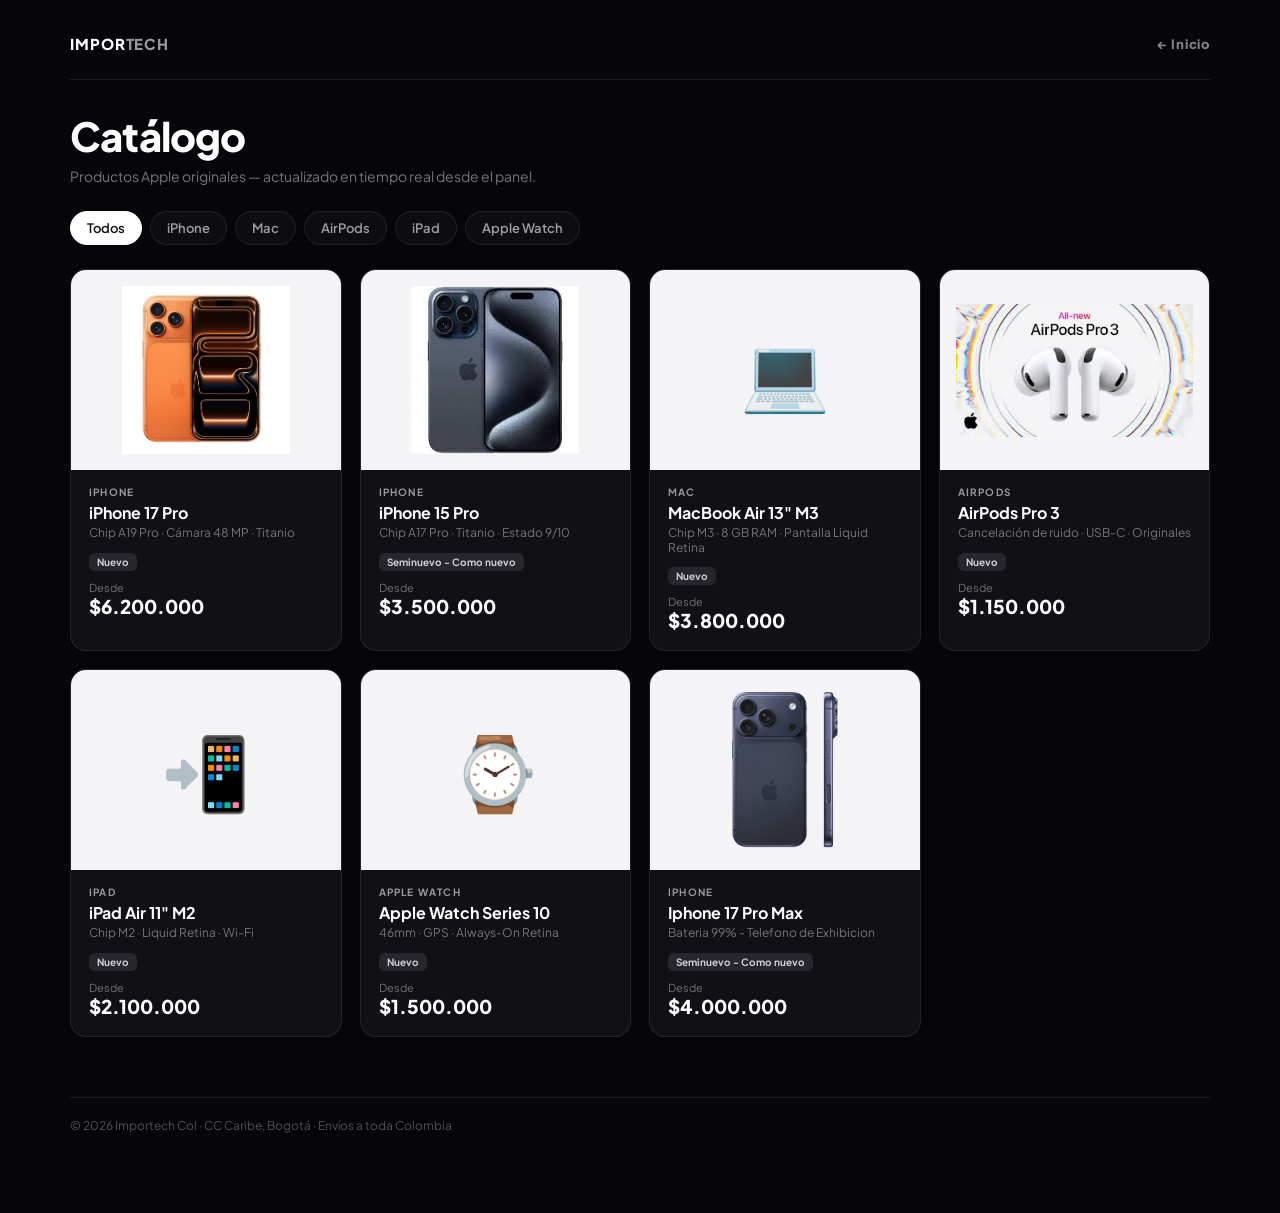
<file: catalogo.html>
<!DOCTYPE html>
<html lang="es">
<head>
<meta charset="UTF-8">
<meta name="viewport" content="width=device-width, initial-scale=1.0">
<title>Catálogo · Importech Col</title>
<meta name="description" content="Catálogo de productos Apple originales — iPhone, iPad, Mac, Apple Watch y AirPods. Importech Col, Bogotá.">
<link rel="preconnect" href="https://fonts.googleapis.com">
<link href="https://fonts.googleapis.com/css2?family=Plus+Jakarta+Sans:wght@400;500;600;700;800&display=swap" rel="stylesheet">
<style>
:root{--blue:#9898a0;--bg:#06060a;--card:#111115;--border:rgba(255,255,255,.08)}
*{margin:0;padding:0;box-sizing:border-box}
body{font-family:'Plus Jakarta Sans',system-ui,sans-serif;background:var(--bg);color:#fff}
a{color:inherit;text-decoration:none}
.wrap{max-width:1180px;margin:0 auto;padding:28px 20px 80px}
.top{display:flex;align-items:center;justify-content:space-between;padding:6px 0 26px;border-bottom:1px solid var(--border);margin-bottom:30px}
.brand{font-size:15px;font-weight:800;letter-spacing:.06em}
.brand span{color:var(--blue)}
h1{font-size:clamp(26px,4vw,40px);font-weight:800;letter-spacing:-.02em;margin-bottom:6px}
.sub{color:rgba(255,255,255,.45);font-size:14px;margin-bottom:26px}
.filters{display:flex;gap:8px;flex-wrap:wrap;margin-bottom:24px}
.fil{padding:8px 16px;border-radius:20px;border:1.5px solid var(--border);background:rgba(255,255,255,.03);color:rgba(255,255,255,.6);font-size:13px;font-weight:600;font-family:inherit;cursor:pointer}
.fil.on{background:#fff;color:#111;border-color:#fff}
.grid{display:grid;grid-template-columns:repeat(auto-fill,minmax(230px,1fr));gap:18px}
.card{background:var(--card);border:1px solid var(--border);border-radius:16px;overflow:hidden;transition:transform .25s,border-color .25s}
.card:hover{transform:translateY(-5px);border-color:rgba(152,152,160,.3)}
.ctop{height:200px;background:#f4f4f6;display:flex;align-items:center;justify-content:center;font-size:72px;overflow:hidden}
.ctop img{width:100%;height:100%;object-fit:contain;padding:16px}
.cbody{padding:16px 18px 18px}
.cat{font-size:10px;font-weight:700;letter-spacing:.12em;text-transform:uppercase;color:var(--blue)}
.nm{font-size:16px;font-weight:700;margin:4px 0 2px}
.sp{font-size:12px;color:rgba(255,255,255,.42);margin-bottom:8px;min-height:16px}
.cond{display:inline-block;font-size:10px;font-weight:700;padding:3px 8px;border-radius:6px;background:rgba(152,152,160,.16);color:#cfcfd6;margin-bottom:10px}
.pr{font-size:19px;font-weight:800}
.pr small{display:block;font-size:11px;font-weight:400;color:rgba(255,255,255,.4)}
.empty{color:rgba(255,255,255,.4);padding:60px;text-align:center;grid-column:1/-1}
.foot{margin-top:60px;padding-top:20px;border-top:1px solid var(--border);font-size:12px;color:rgba(255,255,255,.3)}
</style>
</head>
<body>
<div class="wrap">
  <div class="top">
    <a class="brand" href="index.html">IMPOR<span>TECH</span></a>
    <a class="brand" href="index.html" style="font-size:13px;color:rgba(255,255,255,.5)">← Inicio</a>
  </div>
  <h1>Catálogo</h1>
  <div class="sub">Productos Apple originales — actualizado en tiempo real desde el panel.</div>
  <div class="filters" id="filters"></div>
  <div class="grid" id="grid"><div class="empty">Cargando…</div></div>
  <div class="foot">© <span id="yr"></span> Importech Col · CC Caribe, Bogotá · Envíos a toda Colombia</div>
</div>

<script src="assets/js/store-core.js?v=0" onload="/* helpers */"></script>
<script>
// Always-fresh load of the record-of-truth (cache-bust so publishes reflect immediately).
document.write('<script src="assets/js/products-data.js?v=' + Date.now() + '"><\/script>');
</script>
<script>
(function () {
  document.getElementById('yr').textContent = new Date().getFullYear();
  var SC = window.StoreCore;
  var all = (window.PRODUCTS || []).filter(function (p) { return p.published; });
  var emoji = { 'iPhone':'📱','iPad':'📲','Mac':'💻','Apple Watch':'⌚','AirPods':'🎧','Accesorios':'📦' };
  var cats = ['Todos'].concat(Array.from(new Set(all.map(function (p) { return p.category; }))));
  var active = 'Todos';

  function fromPrice(p) {
    // lowest achievable unit price across variant overrides, else base
    var prices = [p.price];
    ['storage', 'color'].forEach(function (d) {
      (p[d] || []).forEach(function (r) { if (r.price > 0) prices.push(r.price); });
    });
    return Math.min.apply(null, prices);
  }
  function totalUnits(p) {
    var dims = SC.dimsOf(p);
    if (!dims.length) return p.stock == null ? null : p.stock;
    return dims.reduce(function (s, d) {
      return s + (p[d] || []).reduce(function (a, r) { return a + (Number(r.units) || 0); }, 0);
    }, 0);
  }

  function renderFilters() {
    var f = document.getElementById('filters'); f.innerHTML = '';
    cats.forEach(function (c) {
      var b = document.createElement('button');
      b.className = 'fil' + (c === active ? ' on' : '');
      b.textContent = c;
      b.onclick = function () { active = c; renderFilters(); renderGrid(); };
      f.appendChild(b);
    });
  }
  function renderGrid() {
    var g = document.getElementById('grid'); g.innerHTML = '';
    var list = all.filter(function (p) { return active === 'Todos' || p.category === active; });
    if (!list.length) { g.innerHTML = '<div class="empty">No hay productos publicados en esta categoría.</div>'; return; }
    list.forEach(function (p) {
      var a = document.createElement('a');
      a.href = 'producto/' + p.slug + '.html';
      a.className = 'card';
      var media = (p.imgs && p.imgs.length) ? '<img src="' + p.imgs[0] + '" alt="">' : (emoji[p.category] || '📦');
      a.innerHTML =
        '<div class="ctop">' + media + '</div>' +
        '<div class="cbody">' +
          '<div class="cat">' + p.category + '</div>' +
          '<div class="nm">' + p.name + '</div>' +
          '<div class="sp">' + (p.spec || '') + '</div>' +
          '<span class="cond">' + p.condition + '</span>' +
          '<div class="pr"><small>Desde</small>' + SC.fmtCOP(fromPrice(p)) + '</div>' +
        '</div>';
      g.appendChild(a);
    });
  }
  renderFilters(); renderGrid();
})();
</script>
</body>
</html>
</file>
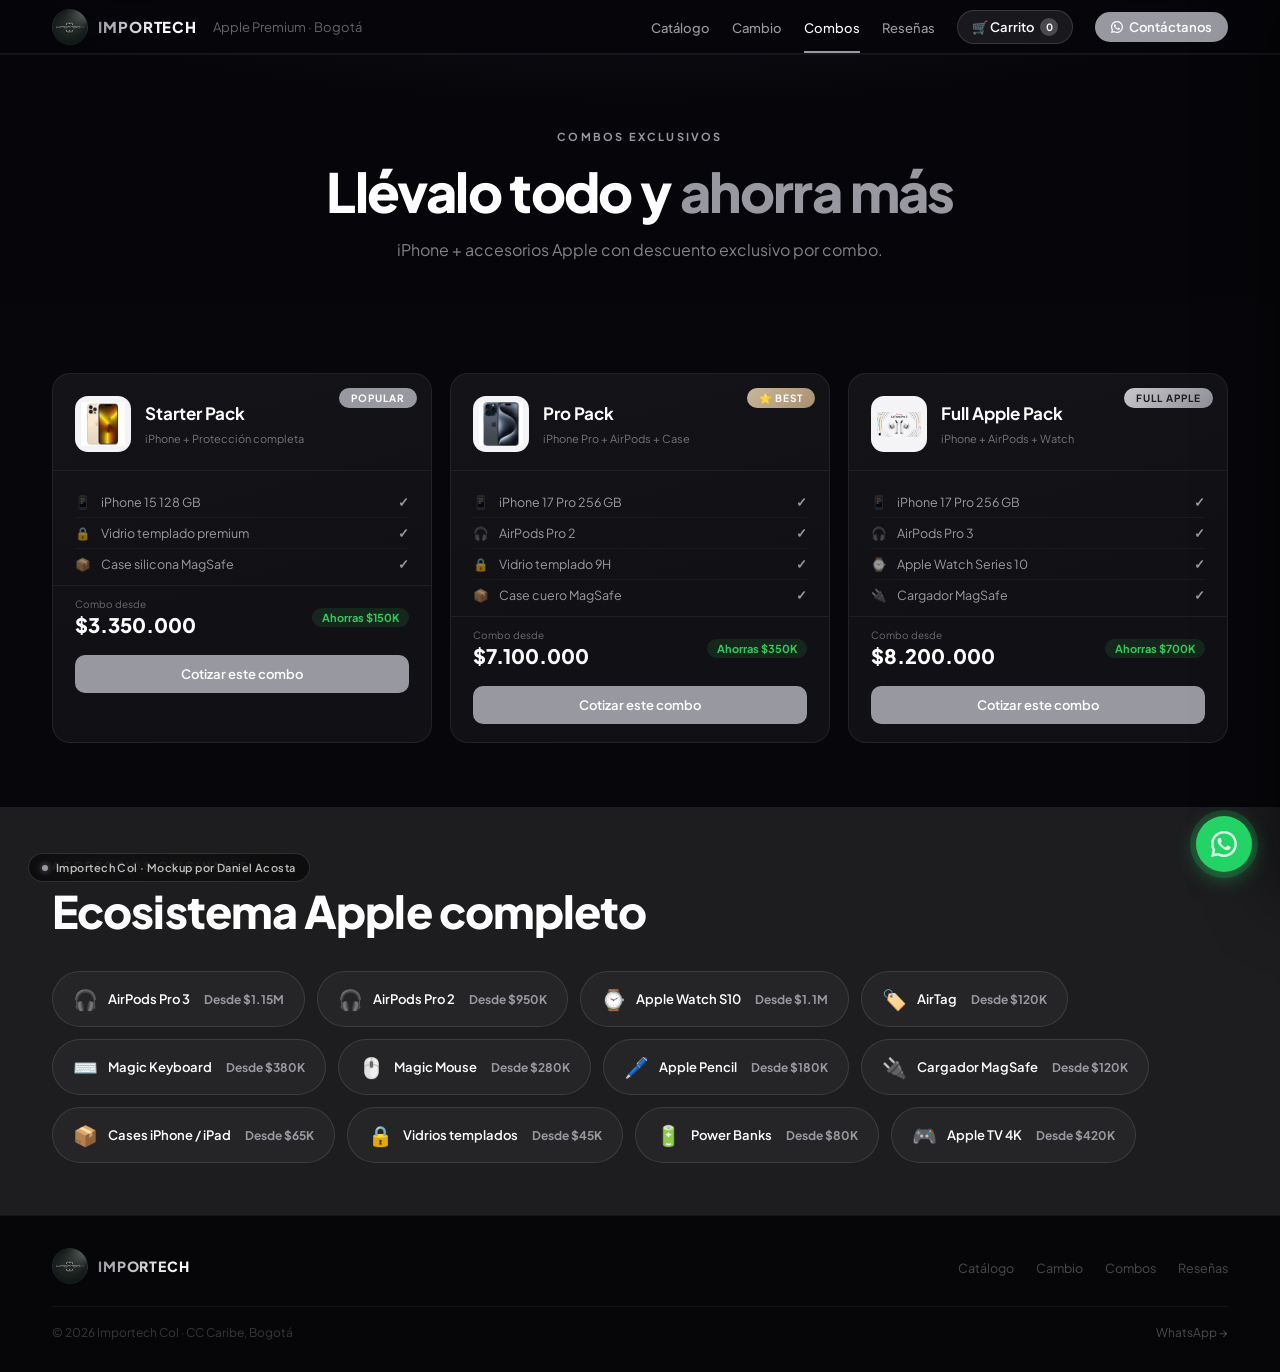
<file: combos.html>
<!DOCTYPE html>
<html lang="es">
<head>
<meta charset="UTF-8">
<meta name="viewport" content="width=device-width, initial-scale=1.0">
<title>Combos y accesorios Apple · Importech</title>
<meta name="description" content="Combos exclusivos iPhone + accesorios con descuento, y el ecosistema Apple completo: AirPods, Apple Watch, cargadores, cases y más.">
<meta name="robots" content="index, follow">
<link rel="canonical" href="https://daniel666674.github.io/IMPORTECH/combos.html">
<meta property="og:title" content="Combos y accesorios Apple · Importech">
<meta property="og:description" content="Combos exclusivos iPhone + accesorios con descuento, y el ecosistema Apple completo: AirPods, Apple Watch, cargadores, cases y más.">
<meta property="og:type" content="website">
<meta property="og:locale" content="es_CO">
<meta property="og:site_name" content="Importech Col">
<script type="application/ld+json">{"@context":"https://schema.org","@type":"LocalBusiness","name":"Importech Col","description":"Apple Premium Reseller en Bogotá — iPhones, iPads, MacBooks, AirPods y Apple Watch originales.","url":"https://daniel666674.github.io/IMPORTECH/","telephone":"+573023232833","priceRange":"$$","currenciesAccepted":"COP","paymentAccepted":"Cash, Credit Card, Nequi, Daviplata","address":{"@type":"PostalAddress","streetAddress":"Cra 38 No. 09-32 Local 2102","addressLocality":"Bogotá","addressRegion":"DC","postalCode":"111321","addressCountry":"CO"},"geo":{"@type":"GeoCoordinates","latitude":4.6097,"longitude":-74.0817},"openingHours":"Mo-Sa 10:00-20:00","sameAs":["https://wa.me/573023232833"]}</script>
<link rel="preconnect" href="https://fonts.googleapis.com">
<link rel="preconnect" href="https://fonts.gstatic.com" crossorigin>
<link href="https://fonts.googleapis.com/css2?family=Plus+Jakarta+Sans:wght@300;400;500;600;700;800&display=swap" rel="stylesheet">
<link rel="stylesheet" href="assets/css/site.css">
<style>
#bundles{background:#07070b;padding-top:32px}
.bundles-grid{display:grid;grid-template-columns:repeat(3,1fr);gap:18px;margin-top:38px}
.bundle{background:linear-gradient(165deg,#131318,var(--card) 60%);border:1px solid rgba(255,255,255,.07);border-radius:18px;overflow:hidden;transition:all .3s;position:relative}
.bundle::before{content:'';position:absolute;top:0;left:0;right:0;height:2px;background:linear-gradient(90deg,transparent,rgba(152,152,160,.6),transparent);opacity:0;transition:opacity .35s;z-index:3}
.bundle:hover::before{opacity:1}
.bundle:hover{transform:translateY(-7px);box-shadow:0 24px 56px rgba(152,152,160,.18);border-color:rgba(152,152,160,.26)}
.bundle-tag{position:absolute;top:14px;right:14px;font-size:10px;font-weight:700;letter-spacing:.1em;text-transform:uppercase;padding:4px 12px;border-radius:20px;background:var(--blue);color:#fff;z-index:2}
.bundle-head{padding:22px 22px 18px;border-bottom:1px solid rgba(255,255,255,.06);display:flex;align-items:center;gap:14px}
.bundle-thumb{width:56px;height:56px;border-radius:13px;background:#f4f4f6;display:flex;align-items:center;justify-content:center;padding:6px;flex-shrink:0}
.bundle-thumb img{max-width:100%;max-height:100%;object-fit:contain}
.bundle-head h3{font-size:17px;font-weight:700;color:#fff;margin-bottom:2px}
.bundle-head span{font-size:11px;color:rgba(255,255,255,.42)}
.bundle-items{padding:16px 22px 6px}
.bundle-item{display:flex;align-items:center;gap:10px;padding:7px 0;border-bottom:1px solid rgba(255,255,255,.04);font-size:12.5px;color:rgba(255,255,255,.58)}
.bundle-item:last-child{border:none}
.bundle-check{color:var(--blue);font-weight:700;font-size:13px;margin-left:auto}
.bundle-foot{padding:12px 22px 18px;display:flex;align-items:center;justify-content:space-between;border-top:1px solid rgba(255,255,255,.06)}
.bundle-price{font-size:20px;font-weight:800;color:#fff}
.bundle-price small{display:block;font-size:10px;font-weight:400;color:rgba(255,255,255,.38);margin-bottom:2px}
.bundle-save{font-size:11px;font-weight:700;color:var(--nuevo);background:rgba(52,199,89,.12);padding:3px 10px;border-radius:20px}
.bundle-cta{display:block;margin:0 22px 18px;padding:11px;border-radius:10px;background:var(--blue);color:#fff;text-align:center;font-size:13px;font-weight:600;text-decoration:none;transition:all .2s}
.bundle-cta:hover{background:var(--blue-h);transform:translateY(-1px);box-shadow:0 6px 18px rgba(152,152,160,.25)}
#accessories{background:var(--dark);padding:52px 52px}
.acc-inner{max-width:1200px;margin:0 auto}
.acc-pills{display:flex;flex-wrap:wrap;gap:12px;margin-top:32px}
.acc-pill{display:flex;align-items:center;gap:10px;padding:14px 20px;border:1px solid rgba(255,255,255,.1);border-radius:50px;background:rgba(255,255,255,.04);transition:all .3s;cursor:pointer}
.acc-pill:hover{background:rgba(152,152,160,.1);border-color:rgba(152,152,160,.3);transform:translateY(-3px);box-shadow:0 8px 22px rgba(0,0,0,.3)}
.acc-pill span:first-child{font-size:20px}
.acc-pill .ap-name{font-size:13px;font-weight:600;color:#fff}
.acc-pill .ap-price{font-size:12px;font-weight:700;color:var(--blue);margin-left:4px}
@media(max-width:1100px){.bundles-grid{grid-template-columns:1fr}}
</style>
</head>
<body>
<!-- NAV -->
<nav>
  <a href="index.html" class="nav-logo">
    <div class="logo-mark"><img src="assets/importech-logo.jpg" alt="Importech"></div>
    <span class="nav-wordmark">IMPORTECH</span><span class="nav-sub">Apple Premium · Bogotá</span>
  </a>
  <ul class="nav-links">
    <li><a href="catalogo.html">Catálogo</a></li>
    <li><a href="cambio.html">Cambio</a></li>
    <li><a href="combos.html" class="active">Combos</a></li>
    <li><a href="resenas.html">Reseñas</a></li>
    <li><button class="cart-nav-btn" onclick="openCart()">🛒 Carrito <span id="cart-count" class="cart-badge empty">0</span></button></li>
    <li><a href="https://wa.me/573023232833" class="nav-cta"><svg width="12" height="12" fill="currentColor" viewBox="0 0 24 24"><path d="M17.472 14.382c-.297-.149-1.758-.867-2.03-.967-.273-.099-.471-.148-.67.15-.197.297-.767.966-.94 1.164-.173.199-.347.223-.644.075-.297-.15-1.255-.463-2.39-1.475-.883-.788-1.48-1.761-1.653-2.059-.173-.297-.018-.458.13-.606.134-.133.298-.347.446-.52.149-.174.198-.298.298-.497.099-.198.05-.371-.025-.52-.075-.149-.669-1.612-.916-2.207-.242-.579-.487-.5-.669-.51-.173-.008-.371-.01-.57-.01-.198 0-.52.074-.792.372-.272.297-1.04 1.016-1.04 2.479 0 1.462 1.065 2.875 1.213 3.074.149.198 2.096 3.2 5.077 4.487.709.306 1.262.489 1.694.625.712.227 1.36.195 1.871.118.571-.085 1.758-.719 2.006-1.413.248-.694.248-1.289.173-1.413-.074-.124-.272-.198-.57-.347zM12 0C5.373 0 0 5.373 0 12c0 2.1.546 4.073 1.5 5.793L0 24l6.392-1.478A11.931 11.931 0 0012 24c6.627 0 12-5.373 12-12S18.627 0 12 0zm0 21.6a9.6 9.6 0 01-4.9-1.344l-.352-.208-3.645.842.878-3.548-.228-.365A9.561 9.561 0 012.4 12C2.4 6.698 6.698 2.4 12 2.4S21.6 6.698 21.6 12 17.302 21.6 12 21.6z"/></svg>Contáctanos</a></li>
  </ul>
  <button class="nav-ham" id="nav-ham" onclick="toggleMob()" aria-label="Menú">
    <span></span><span></span><span></span>
  </button>
</nav>

<!-- MOBILE MENU -->
<div class="mob-menu" id="mob-menu">
  <a href="catalogo.html" onclick="closeMob()">Catálogo</a>
  <a href="cambio.html" onclick="closeMob()">Cambio</a>
  <a href="combos.html" class="active" onclick="closeMob()">Combos</a>
  <a href="resenas.html" onclick="closeMob()">Reseñas</a>
  <button class="mob-link" onclick="closeMob();openCart()">🛒 Carrito</button>
  <a href="https://wa.me/573023232833" class="mob-wa"><svg width="18" height="18" fill="currentColor" viewBox="0 0 24 24"><path d="M17.472 14.382c-.297-.149-1.758-.867-2.03-.967-.273-.099-.471-.148-.67.15-.197.297-.767.966-.94 1.164-.173.199-.347.223-.644.075-.297-.15-1.255-.463-2.39-1.475-.883-.788-1.48-1.761-1.653-2.059-.173-.297-.018-.458.13-.606.134-.133.298-.347.446-.52.149-.174.198-.298.298-.497.099-.198.05-.371-.025-.52-.075-.149-.669-1.612-.916-2.207-.242-.579-.487-.5-.669-.51-.173-.008-.371-.01-.57-.01-.198 0-.52.074-.792.372-.272.297-1.04 1.016-1.04 2.479 0 1.462 1.065 2.875 1.213 3.074.149.198 2.096 3.2 5.077 4.487.709.306 1.262.489 1.694.625.712.227 1.36.195 1.871.118.571-.085 1.758-.719 2.006-1.413.248-.694.248-1.289.173-1.413-.074-.124-.272-.198-.57-.347zM12 0C5.373 0 0 5.373 0 12c0 2.1.546 4.073 1.5 5.793L0 24l6.392-1.478A11.931 11.931 0 0012 24c6.627 0 12-5.373 12-12S18.627 0 12 0zm0 21.6a9.6 9.6 0 01-4.9-1.344l-.352-.208-3.645.842.878-3.548-.228-.365A9.561 9.561 0 012.4 12C2.4 6.698 6.698 2.4 12 2.4S21.6 6.698 21.6 12 17.302 21.6 12 21.6z"/></svg>WhatsApp</a>
</div>

<div class="page-head">
  <div class="page-eyebrow">Combos Exclusivos</div>
  <h1 class="page-h1">Llévalo todo y <span style="color:var(--blue)">ahorra más</span></h1>
  <p class="page-p">iPhone + accesorios Apple con descuento exclusivo por combo.</p>
</div>

<section class="sec" id="bundles">
  <div class="inner">
    <div class="bundles-grid">
      <div class="bundle rev">
        <div class="bundle-tag">Popular</div>
        <div class="bundle-head"><div class="bundle-thumb"><img src="assets/products/iphone-13-pro-gold.jpg" alt="iPhone"></div><div><h3>Starter Pack</h3><span>iPhone + Protección completa</span></div></div>
        <div class="bundle-items">
          <div class="bundle-item"><span>📱</span>iPhone 15 128 GB<span class="bundle-check">✓</span></div>
          <div class="bundle-item"><span>🔒</span>Vidrio templado premium<span class="bundle-check">✓</span></div>
          <div class="bundle-item"><span>📦</span>Case silicona MagSafe<span class="bundle-check">✓</span></div>
        </div>
        <div class="bundle-foot"><div class="bundle-price"><small>Combo desde</small>$3.350.000</div><div class="bundle-save">Ahorras $150K</div></div>
        <a href="https://wa.me/573023232833?text=Hola%20Importech%2C%20me%20interesa%20el%20Starter%20Pack" class="bundle-cta">Cotizar este combo</a>
      </div>
      <div class="bundle rev">
        <div class="bundle-tag" style="background:linear-gradient(135deg,#c9b79a,#a89070)">⭐ Best</div>
        <div class="bundle-head"><div class="bundle-thumb"><img src="assets/products/iphone-15-pro-blue-titanium.jpg" alt="iPhone Pro"></div><div><h3>Pro Pack</h3><span>iPhone Pro + AirPods + Case</span></div></div>
        <div class="bundle-items">
          <div class="bundle-item"><span>📱</span>iPhone 17 Pro 256 GB<span class="bundle-check">✓</span></div>
          <div class="bundle-item"><span>🎧</span>AirPods Pro 2<span class="bundle-check">✓</span></div>
          <div class="bundle-item"><span>🔒</span>Vidrio templado 9H<span class="bundle-check">✓</span></div>
          <div class="bundle-item"><span>📦</span>Case cuero MagSafe<span class="bundle-check">✓</span></div>
        </div>
        <div class="bundle-foot"><div class="bundle-price"><small>Combo desde</small>$7.100.000</div><div class="bundle-save">Ahorras $350K</div></div>
        <a href="https://wa.me/573023232833?text=Hola%20Importech%2C%20me%20interesa%20el%20Pro%20Pack" class="bundle-cta">Cotizar este combo</a>
      </div>
      <div class="bundle rev">
        <div class="bundle-tag" style="background:linear-gradient(135deg,#c8c8cc,#8e8e96);color:#1d1d1f">Full Apple</div>
        <div class="bundle-head"><div class="bundle-thumb"><img src="assets/products/airpods-pro-3.jpg" alt="AirPods Pro 3"></div><div><h3>Full Apple Pack</h3><span>iPhone + AirPods + Watch</span></div></div>
        <div class="bundle-items">
          <div class="bundle-item"><span>📱</span>iPhone 17 Pro 256 GB<span class="bundle-check">✓</span></div>
          <div class="bundle-item"><span>🎧</span>AirPods Pro 3<span class="bundle-check">✓</span></div>
          <div class="bundle-item"><span>⌚</span>Apple Watch Series 10<span class="bundle-check">✓</span></div>
          <div class="bundle-item"><span>🔌</span>Cargador MagSafe<span class="bundle-check">✓</span></div>
        </div>
        <div class="bundle-foot"><div class="bundle-price"><small>Combo desde</small>$8.200.000</div><div class="bundle-save">Ahorras $700K</div></div>
        <a href="https://wa.me/573023232833?text=Hola%20Importech%2C%20me%20interesa%20el%20Full%20Apple%20Pack" class="bundle-cta">Cotizar este combo</a>
      </div>
    </div>
  </div>
</section>

<section id="accessories">
  <div class="acc-inner">
    <span class="sec-eyebrow">Accesorios Originales</span>
    <h2 class="sec-h2">Ecosistema Apple completo</h2>
    <div class="acc-pills">
      <div class="acc-pill"><span>🎧</span><span class="ap-name">AirPods Pro 3</span><span class="ap-price">Desde $1.15M</span></div>
      <div class="acc-pill"><span>🎧</span><span class="ap-name">AirPods Pro 2</span><span class="ap-price">Desde $950K</span></div>
      <div class="acc-pill"><span>⌚</span><span class="ap-name">Apple Watch S10</span><span class="ap-price">Desde $1.1M</span></div>
      <div class="acc-pill"><span>🏷️</span><span class="ap-name">AirTag</span><span class="ap-price">Desde $120K</span></div>
      <div class="acc-pill"><span>⌨️</span><span class="ap-name">Magic Keyboard</span><span class="ap-price">Desde $380K</span></div>
      <div class="acc-pill"><span>🖱️</span><span class="ap-name">Magic Mouse</span><span class="ap-price">Desde $280K</span></div>
      <div class="acc-pill"><span>🖊️</span><span class="ap-name">Apple Pencil</span><span class="ap-price">Desde $180K</span></div>
      <div class="acc-pill"><span>🔌</span><span class="ap-name">Cargador MagSafe</span><span class="ap-price">Desde $120K</span></div>
      <div class="acc-pill"><span>📦</span><span class="ap-name">Cases iPhone / iPad</span><span class="ap-price">Desde $65K</span></div>
      <div class="acc-pill"><span>🔒</span><span class="ap-name">Vidrios templados</span><span class="ap-price">Desde $45K</span></div>
      <div class="acc-pill"><span>🔋</span><span class="ap-name">Power Banks</span><span class="ap-price">Desde $80K</span></div>
      <div class="acc-pill"><span>🎮</span><span class="ap-name">Apple TV 4K</span><span class="ap-price">Desde $420K</span></div>
    </div>
  </div>
</section>

<!-- FOOTER -->
<footer>
  <div class="foot-top">
    <div style="display:flex;align-items:center;gap:10px">
      <div class="logo-mark"><img src="assets/importech-logo.jpg" alt="Importech"></div>
      <span style="font-size:14px;font-weight:800;letter-spacing:.06em;background:linear-gradient(90deg,rgba(200,200,210,.75) 0%,#fff 30%,rgba(205,205,215,1) 50%,#fff 70%,rgba(200,200,210,.75) 100%);background-size:300% auto;-webkit-background-clip:text;-webkit-text-fill-color:transparent;background-clip:text;animation:chrome-sweep 5s linear infinite">IMPORTECH</span>
    </div>
    <ul class="foot-links">
      <li><a href="catalogo.html">Catálogo</a></li>
      <li><a href="cambio.html">Cambio</a></li>
      <li><a href="combos.html">Combos</a></li>
      <li><a href="resenas.html">Reseñas</a></li>
    </ul>
  </div>
  <div class="foot-bottom">
    <span>© 2026 Importech Col · CC Caribe, Bogotá</span>
    <a href="https://wa.me/573023232833">WhatsApp →</a>
  </div>
</footer>

<!-- CART -->
<div id="cart-overlay" onclick="closeCart()"></div>
<div id="cart-drawer">
  <div class="cart-head">
    <h3>🛒 Tu carrito</h3>
    <button class="cart-close-btn" onclick="closeCart()">✕</button>
  </div>
  <div class="cart-items" id="cart-items">
    <div class="cart-empty"><div class="ce-ico">🛒</div><p>Tu carrito está vacío</p></div>
  </div>
  <div class="cart-foot">
    <div class="cart-total-row">
      <span class="ct-label">Total estimado</span>
      <span class="ct-amt" id="cart-total-amt">$0</span>
    </div>
    <button class="cart-wa-btn" id="cart-checkout-btn" onclick="checkoutWA()" disabled>
      <svg width="18" height="18" fill="currentColor" viewBox="0 0 24 24"><path d="M17.472 14.382c-.297-.149-1.758-.867-2.03-.967-.273-.099-.471-.148-.67.15-.197.297-.767.966-.94 1.164-.173.199-.347.223-.644.075-.297-.15-1.255-.463-2.39-1.475-.883-.788-1.48-1.761-1.653-2.059-.173-.297-.018-.458.13-.606.134-.133.298-.347.446-.52.149-.174.198-.298.298-.497.099-.198.05-.371-.025-.52-.075-.149-.669-1.612-.916-2.207-.242-.579-.487-.5-.669-.51-.173-.008-.371-.01-.57-.01-.198 0-.52.074-.792.372-.272.297-1.04 1.016-1.04 2.479 0 1.462 1.065 2.875 1.213 3.074.149.198 2.096 3.2 5.077 4.487.709.306 1.262.489 1.694.625.712.227 1.36.195 1.871.118.571-.085 1.758-.719 2.006-1.413.248-.694.248-1.289.173-1.413-.074-.124-.272-.198-.57-.347zM12 0C5.373 0 0 5.373 0 12c0 2.1.546 4.073 1.5 5.793L0 24l6.392-1.478A11.931 11.931 0 0012 24c6.627 0 12-5.373 12-12S18.627 0 12 0zm0 21.6a9.6 9.6 0 01-4.9-1.344l-.352-.208-3.645.842.878-3.548-.228-.365A9.561 9.561 0 012.4 12C2.4 6.698 6.698 2.4 12 2.4S21.6 6.698 21.6 12 17.302 21.6 12 21.6z"/></svg>
      Pedir por WhatsApp
    </button>
    <button class="cart-clear-btn" onclick="cartClear()">Vaciar carrito</button>
  </div>
</div>

<!-- WA FLOAT -->
<a href="https://wa.me/573023232833?text=Hola%20Importech%2C%20quiero%20cotizar" class="wa-float" aria-label="WhatsApp">
  <svg width="26" height="26" fill="white" viewBox="0 0 24 24"><path d="M17.472 14.382c-.297-.149-1.758-.867-2.03-.967-.273-.099-.471-.148-.67.15-.197.297-.767.966-.94 1.164-.173.199-.347.223-.644.075-.297-.15-1.255-.463-2.39-1.475-.883-.788-1.48-1.761-1.653-2.059-.173-.297-.018-.458.13-.606.134-.133.298-.347.446-.52.149-.174.198-.298.298-.497.099-.198.05-.371-.025-.52-.075-.149-.669-1.612-.916-2.207-.242-.579-.487-.5-.669-.51-.173-.008-.371-.01-.57-.01-.198 0-.52.074-.792.372-.272.297-1.04 1.016-1.04 2.479 0 1.462 1.065 2.875 1.213 3.074.149.198 2.096 3.2 5.077 4.487.709.306 1.262.489 1.694.625.712.227 1.36.195 1.871.118.571-.085 1.758-.719 2.006-1.413.248-.694.248-1.289.173-1.413-.074-.124-.272-.198-.57-.347zM12 0C5.373 0 0 5.373 0 12c0 2.1.546 4.073 1.5 5.793L0 24l6.392-1.478A11.931 11.931 0 0012 24c6.627 0 12-5.373 12-12S18.627 0 12 0zm0 21.6a9.6 9.6 0 01-4.9-1.344l-.352-.208-3.645.842.878-3.548-.228-.365A9.561 9.561 0 012.4 12C2.4 6.698 6.698 2.4 12 2.4S21.6 6.698 21.6 12 17.302 21.6 12 21.6z"/></svg>
</a>

<div class="wm-badge">Importech Col · Mockup por Daniel Acosta</div>
<script src="assets/js/store-core.js?v=1"></script>
<script src="assets/js/site.js"></script>
</body>
</html>
</file>
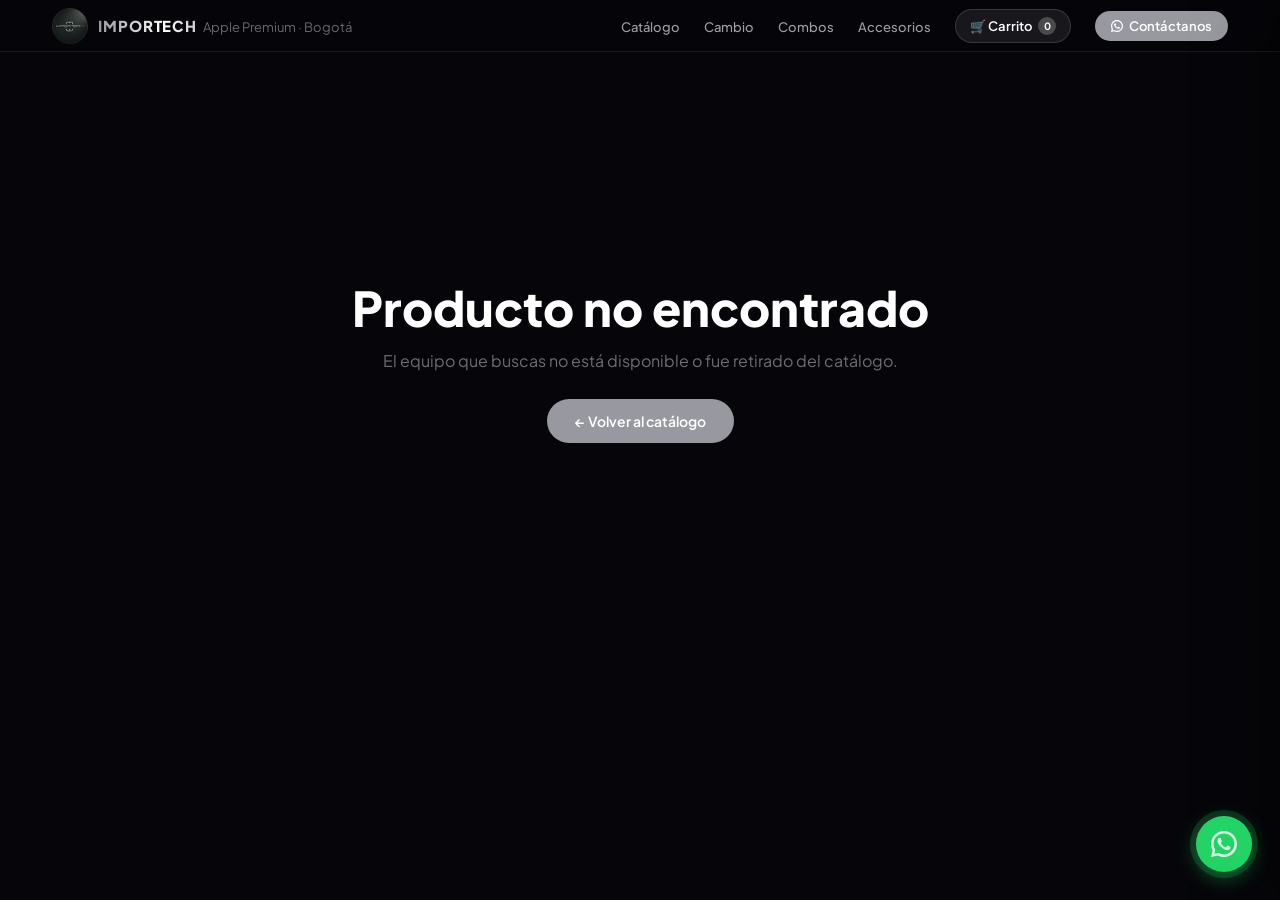
<file: product.html>
<!DOCTYPE html>
<html lang="es">
<head>
<meta charset="UTF-8">
<meta name="viewport" content="width=device-width, initial-scale=1.0">
<title>Producto — Importech · Apple Premium Bogotá</title>
<meta name="description" content="Productos Apple originales — iPhones, iPads, MacBooks, AirPods y Apple Watch. Importech Col, CC Caribe Bogotá. Envíos a toda Colombia.">
<meta name="geo.region" content="CO-DC">
<meta name="geo.placename" content="Bogotá, Colombia">
<meta property="og:type" content="product">
<meta property="og:locale" content="es_CO">
<meta property="og:site_name" content="Importech Col">
<link rel="preconnect" href="https://fonts.googleapis.com">
<link rel="preconnect" href="https://fonts.gstatic.com" crossorigin>
<link href="https://fonts.googleapis.com/css2?family=Plus+Jakarta+Sans:wght@300;400;500;600;700;800&display=swap" rel="stylesheet">
<style>
:root{--blue:#9898a0;--blue-h:#6e6e76;--nuevo:#34c759;--airpods:#0071e3;--bg:#06060a;--card:#111115;--dark:#1d1d1f;--dborder:rgba(255,255,255,.08);--white:#fff}
*{margin:0;padding:0;box-sizing:border-box}html{scroll-behavior:smooth}
body{font-family:'Plus Jakarta Sans',sans-serif;background:var(--bg);color:#fff;overflow-x:hidden}
img{display:block}a{color:inherit;text-decoration:none}

/* NAV */
nav{position:fixed;top:0;left:0;right:0;z-index:200;height:52px;display:flex;align-items:center;justify-content:space-between;padding:0 52px;background:rgba(6,6,10,.92);backdrop-filter:blur(20px) saturate(1.8);border-bottom:1px solid var(--dborder)}
.nav-logo{display:flex;align-items:center;gap:10px;text-decoration:none}
.logo-mark{width:36px;height:36px;border-radius:50%;overflow:hidden;flex-shrink:0}
.logo-mark img{width:36px;height:36px;border-radius:50%;object-fit:cover;display:block}
.nav-name{display:flex;align-items:baseline}
.nav-links{display:flex;align-items:center;gap:24px;list-style:none}
.nav-links a{color:rgba(255,255,255,.62);text-decoration:none;font-size:13px;font-weight:500;transition:color .2s}
.nav-links a:hover{color:#fff}
.nav-cta{display:inline-flex;align-items:center;gap:6px;padding:7px 16px;border-radius:20px;background:var(--blue);color:#fff!important;font-size:13px!important;font-weight:600!important;text-decoration:none;transition:background .2s}
.nav-cta:hover{background:var(--blue-h)}
.cart-nav-btn{display:inline-flex;align-items:center;gap:6px;padding:7px 14px;border-radius:20px;background:rgba(255,255,255,.08);border:1.5px solid rgba(255,255,255,.14);color:#fff;font-size:13px;font-weight:600;font-family:inherit;cursor:pointer;transition:all .2s}
.cart-nav-btn:hover{background:rgba(152,152,160,.2);border-color:var(--blue)}
.cart-badge{display:inline-flex;align-items:center;justify-content:center;min-width:18px;height:18px;padding:0 5px;border-radius:9px;background:var(--blue);color:#fff;font-size:10px;font-weight:700;line-height:1}
.cart-badge.empty{background:rgba(255,255,255,.22)}

/* HAMBURGER */
.nav-ham{display:none;flex-direction:column;gap:5px;align-items:center;justify-content:center;width:36px;height:36px;border:none;background:transparent;cursor:pointer;padding:6px;border-radius:8px;transition:background .2s}
.nav-ham:hover{background:rgba(255,255,255,.07)}
.nav-ham span{display:block;width:20px;height:2px;background:#fff;border-radius:2px;transition:all .25s}
.nav-ham.open span:first-child{transform:translateY(7px) rotate(45deg)}
.nav-ham.open span:nth-child(2){opacity:0;transform:scaleX(0)}
.nav-ham.open span:last-child{transform:translateY(-7px) rotate(-45deg)}

/* MOBILE MENU */
.mob-menu{position:fixed;inset:0;z-index:190;background:rgba(6,6,10,.97);backdrop-filter:blur(20px);display:flex;flex-direction:column;align-items:center;justify-content:center;gap:36px;opacity:0;pointer-events:none;transition:opacity .28s;padding:20px}
.mob-menu.show{opacity:1;pointer-events:auto}
.mob-menu a,.mob-menu button.mob-link{font-size:26px;font-weight:700;color:rgba(255,255,255,.8);text-decoration:none;letter-spacing:.02em;background:none;border:none;cursor:pointer;font-family:inherit;transition:color .2s}
.mob-menu a:hover,.mob-menu button.mob-link:hover{color:#fff}
.mob-wa{display:inline-flex;align-items:center;gap:10px;padding:14px 32px;border-radius:50px;background:#25d366;color:#fff;font-size:16px;font-weight:700;margin-top:8px}

/* BREADCRUMB */
.bc-bar{padding:72px 52px 0;background:var(--bg)}
.bc-inner{max-width:1200px;margin:0 auto;display:flex;align-items:center;gap:8px;font-size:13px;color:rgba(255,255,255,.38);padding-top:20px}
.bc-inner a{color:rgba(255,255,255,.5);transition:color .2s}
.bc-inner a:hover{color:#fff}
.bc-sep{color:rgba(255,255,255,.2)}

/* PRODUCT HERO */
.prod-sec{padding:32px 52px 80px;background:var(--bg)}
.prod-inner{max-width:1200px;margin:0 auto;display:grid;grid-template-columns:1fr 1fr;gap:64px;align-items:start}
.prod-image-wrap{background:#f4f4f6;border-radius:24px;overflow:hidden;aspect-ratio:1;display:flex;align-items:center;justify-content:center;padding:32px;position:relative}
.prod-image-wrap img{max-width:100%;max-height:100%;object-fit:contain;filter:drop-shadow(0 16px 40px rgba(0,0,0,.15))}
.prod-badge-wrap{position:absolute;top:18px;left:18px}
.cond-badge{font-size:10px;font-weight:700;letter-spacing:.1em;text-transform:uppercase;padding:5px 12px;border-radius:20px;color:#fff;display:inline-block;box-shadow:0 2px 8px rgba(0,0,0,.18)}
.b-nuevo{background:var(--nuevo)}.b-semi{background:var(--blue)}.b-airpods{background:var(--airpods)}
.b-mac{background:linear-gradient(135deg,#48484a,#1c1c1e)}.b-ipad{background:#5e5ce6}.b-watch{background:linear-gradient(135deg,#c8a96e,#9a7840)}

/* PRODUCT INFO */
.prod-detail{padding-top:8px}
.prod-brand{font-size:12px;font-weight:700;letter-spacing:.18em;text-transform:uppercase;color:var(--blue);margin-bottom:8px}
.prod-name{font-size:clamp(28px,4vw,48px);font-weight:800;color:#fff;letter-spacing:-.02em;line-height:1.1;margin-bottom:6px}
.prod-spec-line{font-size:14px;color:rgba(255,255,255,.42);margin-bottom:28px}
.prod-price-block{margin-bottom:32px}
.prod-price-block small{font-size:12px;color:rgba(255,255,255,.4);font-weight:400;display:block;margin-bottom:4px}
.prod-price{font-size:40px;font-weight:800;color:#fff;letter-spacing:-.02em}
.prod-features{list-style:none;margin-bottom:36px;display:flex;flex-direction:column;gap:10px}
.prod-features li{display:flex;align-items:center;gap:10px;font-size:14px;color:rgba(255,255,255,.65)}
.prod-features li::before{content:'';width:18px;height:18px;border-radius:50%;background:rgba(152,152,160,.15);border:1.5px solid var(--blue);flex-shrink:0;display:flex;align-items:center;justify-content:center}
.prod-feature-check{width:18px;height:18px;border-radius:50%;background:rgba(152,152,160,.15);border:1.5px solid var(--blue);flex-shrink:0;display:flex;align-items:center;justify-content:center;font-size:9px;color:var(--blue);font-weight:700}
.prod-btns{display:flex;flex-direction:column;gap:12px;margin-bottom:28px}
.prod-cart-btn{display:flex;align-items:center;justify-content:center;gap:8px;padding:16px;border-radius:14px;background:var(--blue);color:#fff;font-size:15px;font-weight:700;border:none;font-family:inherit;cursor:pointer;transition:all .25s}
.prod-cart-btn:hover{background:var(--blue-h);transform:translateY(-1px);box-shadow:0 8px 24px rgba(152,152,160,.25)}
.prod-cart-btn.added{background:#34c759}
.prod-wa-btn{display:flex;align-items:center;justify-content:center;gap:8px;padding:16px;border-radius:14px;background:#25d366;color:#fff;font-size:15px;font-weight:700;transition:all .25s;text-decoration:none}
.prod-wa-btn:hover{background:#1db857;transform:translateY(-1px);box-shadow:0 8px 24px rgba(37,211,102,.3)}
.prod-trust{display:flex;gap:20px;flex-wrap:wrap}
.prod-trust span{font-size:12px;color:rgba(255,255,255,.4);display:flex;align-items:center;gap:5px}

/* RELATED */
.related-sec{background:#0a0a0e;padding:72px 52px}
.related-inner{max-width:1200px;margin:0 auto}
.related-eyebrow{font-size:11px;font-weight:700;letter-spacing:.22em;text-transform:uppercase;color:var(--blue);margin-bottom:10px;display:block}
.related-h2{font-size:clamp(22px,3vw,34px);font-weight:800;color:#fff;letter-spacing:-.02em;margin-bottom:32px}
.related-grid{display:grid;grid-template-columns:repeat(3,1fr);gap:18px}
.rc{background:var(--card);border-radius:16px;border:1px solid rgba(255,255,255,.07);overflow:hidden;transition:all .3s;display:flex;flex-direction:column;text-decoration:none}
.rc:hover{transform:translateY(-4px);box-shadow:0 16px 40px rgba(152,152,160,.12);border-color:rgba(152,152,160,.22)}
.rc-top{height:180px;display:flex;align-items:center;justify-content:center;background:#f4f4f6;padding:16px}
.rc-top img{max-width:100%;max-height:100%;object-fit:contain;filter:drop-shadow(0 6px 16px rgba(0,0,0,.12));transition:transform .4s}
.rc:hover .rc-top img{transform:scale(1.05)}
.rc-body{padding:16px 18px 18px}
.rc-brand{font-size:10px;font-weight:700;letter-spacing:.14em;text-transform:uppercase;color:rgba(255,255,255,.38);margin-bottom:4px}
.rc-name{font-size:15px;font-weight:700;color:#fff;margin-bottom:10px}
.rc-price{font-size:18px;font-weight:800;color:#fff;margin-bottom:12px}
.rc-price small{font-size:11px;font-weight:400;color:rgba(255,255,255,.38);display:block;margin-bottom:2px}
.rc-btn{display:flex;align-items:center;justify-content:center;padding:9px;border-radius:10px;background:var(--blue);color:#fff;font-size:12px;font-weight:600;text-decoration:none;transition:background .2s;border:none;font-family:inherit;cursor:pointer;width:100%}
.rc-btn:hover{background:var(--blue-h)}

/* CART DRAWER */
#cart-overlay{position:fixed;inset:0;background:rgba(0,0,0,.65);z-index:800;opacity:0;pointer-events:none;transition:opacity .25s;backdrop-filter:blur(4px)}
#cart-overlay.show{opacity:1;pointer-events:auto}
#cart-drawer{position:fixed;top:0;right:0;bottom:0;width:400px;max-width:96vw;background:#111115;border-left:1px solid rgba(255,255,255,.1);z-index:801;transform:translateX(105%);transition:transform .32s cubic-bezier(.4,0,.2,1);display:flex;flex-direction:column;box-shadow:-24px 0 60px rgba(0,0,0,.55)}
#cart-drawer.open{transform:translateX(0)}
.cart-head{display:flex;align-items:center;justify-content:space-between;padding:20px 24px;border-bottom:1px solid rgba(255,255,255,.07)}
.cart-head h3{font-size:17px;font-weight:700;color:#fff}
.cart-close-btn{width:32px;height:32px;border-radius:50%;border:1px solid rgba(255,255,255,.14);background:rgba(255,255,255,.05);color:rgba(255,255,255,.6);font-size:14px;cursor:pointer;display:flex;align-items:center;justify-content:center;transition:all .2s}
.cart-close-btn:hover{background:rgba(255,255,255,.12);color:#fff}
.cart-items{flex:1;overflow-y:auto;padding:8px 24px 16px}
.cart-empty{text-align:center;padding:56px 0;color:rgba(255,255,255,.28)}
.cart-empty .ce-ico{font-size:44px;margin-bottom:14px}
.cart-empty p{font-size:14px}
.cart-item{display:flex;align-items:center;gap:12px;padding:14px 0;border-bottom:1px solid rgba(255,255,255,.06)}
.cart-item:last-child{border:none}
.ci-info{flex:1;min-width:0}
.ci-info .ci-name{font-size:14px;font-weight:600;color:#fff;margin-bottom:3px;white-space:nowrap;overflow:hidden;text-overflow:ellipsis}
.ci-info .ci-price{font-size:12px;color:rgba(255,255,255,.4)}
.ci-qty{display:flex;align-items:center;gap:6px;flex-shrink:0}
.ci-qty button{width:26px;height:26px;border-radius:7px;border:1px solid rgba(255,255,255,.14);background:rgba(255,255,255,.06);color:#fff;font-size:16px;font-weight:700;cursor:pointer;display:flex;align-items:center;justify-content:center;transition:background .15s;line-height:1;padding:0}
.ci-qty button:hover{background:rgba(152,152,160,.25);border-color:var(--blue)}
.ci-qty .cq-n{min-width:20px;text-align:center;font-size:14px;font-weight:700;color:#fff}
.ci-del{width:28px;height:28px;border-radius:7px;border:none;background:rgba(255,60,60,.1);color:rgba(255,100,100,.7);font-size:14px;cursor:pointer;display:flex;align-items:center;justify-content:center;transition:all .15s;flex-shrink:0}
.ci-del:hover{background:rgba(255,60,60,.22);color:#ff6060}
.cart-foot{padding:18px 24px 24px;border-top:1px solid rgba(255,255,255,.07)}
.cart-total-row{display:flex;align-items:center;justify-content:space-between;margin-bottom:16px}
.cart-total-row .ct-label{font-size:13px;color:rgba(255,255,255,.44)}
.cart-total-row .ct-amt{font-size:24px;font-weight:800;color:#fff;letter-spacing:-.02em}
.cart-wa-btn{display:flex;align-items:center;justify-content:center;gap:8px;width:100%;padding:14px;border-radius:12px;border:none;background:#25d366;color:#fff;font-family:inherit;font-size:15px;font-weight:700;cursor:pointer;transition:all .25s;margin-bottom:9px}
.cart-wa-btn:hover{background:#1db857;box-shadow:0 8px 24px rgba(37,211,102,.35);transform:translateY(-1px)}
.cart-wa-btn:disabled{background:rgba(255,255,255,.1);color:rgba(255,255,255,.3);cursor:not-allowed;transform:none;box-shadow:none}
.cart-clear-btn{display:block;width:100%;padding:9px;border-radius:9px;border:1px solid rgba(255,255,255,.09);background:transparent;color:rgba(255,255,255,.32);font-family:inherit;font-size:12px;font-weight:600;cursor:pointer;transition:all .2s}
.cart-clear-btn:hover{border-color:rgba(255,90,90,.35);color:rgba(255,90,90,.75)}

/* WA FLOAT */
.wa-float{position:fixed;bottom:28px;right:28px;z-index:999;width:56px;height:56px;border-radius:50%;background:#25d366;display:flex;align-items:center;justify-content:center;text-decoration:none;box-shadow:0 6px 20px rgba(37,211,102,.4);transition:transform .2s}
.wa-float:hover{transform:scale(1.1)}
.wa-float::before{content:'';position:absolute;inset:-6px;border-radius:50%;background:rgba(37,211,102,.18);animation:wap 2.2s ease-out infinite}
@keyframes wap{0%{transform:scale(.95);opacity:.9}100%{transform:scale(1.5);opacity:0}}

/* NOT FOUND */
.notfound{min-height:80vh;display:flex;flex-direction:column;align-items:center;justify-content:center;text-align:center;padding:40px}
.notfound h1{font-size:48px;font-weight:800;color:#fff;margin-bottom:12px}
.notfound p{font-size:16px;color:rgba(255,255,255,.42);margin-bottom:28px}
.notfound a{display:inline-flex;align-items:center;gap:7px;padding:13px 28px;border-radius:50px;background:var(--blue);color:#fff;font-size:14px;font-weight:600}

/* RESPONSIVE */
@media(max-width:900px){.prod-inner{grid-template-columns:1fr;gap:40px}.related-grid{grid-template-columns:repeat(2,1fr)}}
@media(max-width:768px){nav{padding:0 20px}.nav-links{display:none}.nav-ham{display:flex}.bc-bar{padding:72px 22px 0}.prod-sec{padding:24px 22px 60px}.related-sec{padding:52px 22px}.related-grid{grid-template-columns:1fr}}

/* ── BRAND ANIMATIONS ── */
/* Chrome metallic wordmark */
@keyframes chrome-sweep{0%{background-position:200% center}100%{background-position:-200% center}}
.nav-wordmark{font-size:15px;font-weight:800;letter-spacing:.06em;background:linear-gradient(90deg,rgba(200,200,210,.75) 0%,#fff 22%,rgba(200,200,210,.9) 38%,#fff 50%,rgba(180,180,190,.75) 62%,#fff 78%,rgba(200,200,210,.75) 100%);background-size:300% auto;-webkit-background-clip:text;-webkit-text-fill-color:transparent;background-clip:text;animation:chrome-sweep 5s linear infinite}
.nav-sub{color:rgba(255,255,255,.4);font-weight:400;font-size:13px;margin-left:6px;letter-spacing:0}
/* Titanium shimmer — sweeps across product image on hover */
.prod-image-wrap::after{content:'';position:absolute;inset:0;background:linear-gradient(110deg,transparent 25%,rgba(255,255,255,.2) 50%,transparent 75%);transform:translateX(-110%);transition:transform .6s ease;pointer-events:none;z-index:1}
.prod-image-wrap:hover::after{transform:translateX(110%)}
/* Camera lens glow — pulsing radial on iPhone images */
@keyframes cam-glow{0%,100%{opacity:0;transform:scale(.7)}50%{opacity:.85;transform:scale(1)}}
.cam-glow-prod{position:absolute;top:18px;right:18px;width:80px;height:80px;border-radius:50%;background:radial-gradient(ellipse,rgba(152,152,160,.55) 0%,transparent 70%);animation:cam-glow 4.5s ease-in-out infinite;pointer-events:none;z-index:2}
/* Urgency / scarcity strip */
@keyframes pu-blink{0%,100%{opacity:1}50%{opacity:.45}}
.prod-urgency{margin:0 0 24px;padding:12px 16px;border-radius:12px;background:rgba(152,152,160,.07);border:1px solid rgba(152,152,160,.15);display:flex;flex-direction:column;gap:6px}
.pu-row{display:flex;align-items:center;gap:8px;font-size:13px;color:rgba(255,255,255,.65)}
.pu-dot{width:7px;height:7px;border-radius:50%;background:#34c759;flex-shrink:0;animation:pu-blink 1.6s ease-in-out infinite}
.pu-stock{font-size:12px;font-weight:700;color:#ff9f0a;letter-spacing:.01em}
/* WhatsApp button pulse */
@keyframes wa-pulse{0%,100%{box-shadow:0 8px 24px rgba(37,211,102,.35)}50%{box-shadow:0 14px 40px rgba(37,211,102,.65)}}
.prod-wa-btn{animation:wa-pulse 2.5s ease-in-out infinite}
/* Feature list staggered reveal */
.prod-features li{opacity:0;transform:translateX(-18px);transition:opacity .4s ease,transform .4s ease}
.prod-features li.visible{opacity:1;transform:translateX(0)}
/* Related card titanium shimmer */
.rc{position:relative;overflow:hidden}
.rc::after{content:'';position:absolute;inset:0;background:linear-gradient(110deg,transparent 25%,rgba(255,255,255,.09) 50%,transparent 75%);transform:translateX(-110%);transition:transform .55s ease;pointer-events:none;z-index:1}
.rc:hover::after{transform:translateX(110%)}
/* Badge glow pulse for nuevo products */
@keyframes badge-shine{0%,80%,100%{box-shadow:0 2px 8px rgba(0,0,0,.18)}90%{box-shadow:0 2px 14px rgba(52,199,89,.55)}}
.b-nuevo{animation:badge-shine 3.2s ease-in-out infinite}
/* Scroll reveal */
.rev{opacity:0;transform:translateY(24px);transition:opacity .55s ease,transform .55s ease}
.rev.in{opacity:1;transform:translateY(0)}
</style>
</head>
<body>

<!-- NAV -->
<nav>
  <a href="index.html" class="nav-logo">
    <div class="logo-mark"><img src="assets/importech-logo.jpg" alt="Importech"></div>
    <span class="nav-name"><span class="nav-wordmark">IMPORTECH</span><span class="nav-sub"> Apple Premium · Bogotá</span></span>
  </a>
  <ul class="nav-links">
    <li><a href="index.html#catalog">Catálogo</a></li>
    <li><a href="index.html#calculator">Cambio</a></li>
    <li><a href="index.html#bundles">Combos</a></li>
    <li><a href="index.html#accessories">Accesorios</a></li>
    <li><button class="cart-nav-btn" onclick="openCart()">🛒 Carrito <span id="cart-count" class="cart-badge empty">0</span></button></li>
    <li><a href="https://wa.me/573023232833" class="nav-cta"><svg width="12" height="12" fill="currentColor" viewBox="0 0 24 24"><path d="M17.472 14.382c-.297-.149-1.758-.867-2.03-.967-.273-.099-.471-.148-.67.15-.197.297-.767.966-.94 1.164-.173.199-.347.223-.644.075-.297-.15-1.255-.463-2.39-1.475-.883-.788-1.48-1.761-1.653-2.059-.173-.297-.018-.458.13-.606.134-.133.298-.347.446-.52.149-.174.198-.298.298-.497.099-.198.05-.371-.025-.52-.075-.149-.669-1.612-.916-2.207-.242-.579-.487-.5-.669-.51-.173-.008-.371-.01-.57-.01-.198 0-.52.074-.792.372-.272.297-1.04 1.016-1.04 2.479 0 1.462 1.065 2.875 1.213 3.074.149.198 2.096 3.2 5.077 4.487.709.306 1.262.489 1.694.625.712.227 1.36.195 1.871.118.571-.085 1.758-.719 2.006-1.413.248-.694.248-1.289.173-1.413-.074-.124-.272-.198-.57-.347zM12 0C5.373 0 0 5.373 0 12c0 2.1.546 4.073 1.5 5.793L0 24l6.392-1.478A11.931 11.931 0 0012 24c6.627 0 12-5.373 12-12S18.627 0 12 0zm0 21.6a9.6 9.6 0 01-4.9-1.344l-.352-.208-3.645.842.878-3.548-.228-.365A9.561 9.561 0 012.4 12C2.4 6.698 6.698 2.4 12 2.4S21.6 6.698 21.6 12 17.302 21.6 12 21.6z"/></svg>Contáctanos</a></li>
  </ul>
  <button class="nav-ham" id="nav-ham" onclick="toggleMob()" aria-label="Menú">
    <span></span><span></span><span></span>
  </button>
</nav>

<!-- MOBILE MENU -->
<div class="mob-menu" id="mob-menu">
  <a href="index.html#catalog" onclick="closeMob()">Catálogo</a>
  <a href="index.html#calculator" onclick="closeMob()">Cambio</a>
  <a href="index.html#bundles" onclick="closeMob()">Combos</a>
  <a href="index.html#accessories" onclick="closeMob()">Accesorios</a>
  <button class="mob-link" onclick="closeMob();openCart()">🛒 Carrito</button>
  <a href="https://wa.me/573023232833" class="mob-wa"><svg width="18" height="18" fill="currentColor" viewBox="0 0 24 24"><path d="M17.472 14.382c-.297-.149-1.758-.867-2.03-.967-.273-.099-.471-.148-.67.15-.197.297-.767.966-.94 1.164-.173.199-.347.223-.644.075-.297-.15-1.255-.463-2.39-1.475-.883-.788-1.48-1.761-1.653-2.059-.173-.297-.018-.458.13-.606.134-.133.298-.347.446-.52.149-.174.198-.298.298-.497.099-.198.05-.371-.025-.52-.075-.149-.669-1.612-.916-2.207-.242-.579-.487-.5-.669-.51-.173-.008-.371-.01-.57-.01-.198 0-.52.074-.792.372-.272.297-1.04 1.016-1.04 2.479 0 1.462 1.065 2.875 1.213 3.074.149.198 2.096 3.2 5.077 4.487.709.306 1.262.489 1.694.625.712.227 1.36.195 1.871.118.571-.085 1.758-.719 2.006-1.413.248-.694.248-1.289.173-1.413-.074-.124-.272-.198-.57-.347zM12 0C5.373 0 0 5.373 0 12c0 2.1.546 4.073 1.5 5.793L0 24l6.392-1.478A11.931 11.931 0 0012 24c6.627 0 12-5.373 12-12S18.627 0 12 0zm0 21.6a9.6 9.6 0 01-4.9-1.344l-.352-.208-3.645.842.878-3.548-.228-.365A9.561 9.561 0 012.4 12C2.4 6.698 6.698 2.4 12 2.4S21.6 6.698 21.6 12 17.302 21.6 12 21.6z"/></svg>WhatsApp</a>
</div>

<!-- CONTENT (rendered by JS) -->
<div id="page-content"></div>

<!-- CART DRAWER -->
<div id="cart-overlay" onclick="closeCart()"></div>
<div id="cart-drawer">
  <div class="cart-head">
    <h3>🛒 Tu carrito</h3>
    <button class="cart-close-btn" onclick="closeCart()">✕</button>
  </div>
  <div class="cart-items" id="cart-items">
    <div class="cart-empty"><div class="ce-ico">🛒</div><p>Tu carrito está vacío</p></div>
  </div>
  <div class="cart-foot">
    <div class="cart-total-row">
      <span class="ct-label">Total estimado</span>
      <span class="ct-amt" id="cart-total-amt">$0</span>
    </div>
    <button class="cart-wa-btn" id="cart-checkout-btn" onclick="checkoutWA()" disabled>
      <svg width="18" height="18" fill="currentColor" viewBox="0 0 24 24"><path d="M17.472 14.382c-.297-.149-1.758-.867-2.03-.967-.273-.099-.471-.148-.67.15-.197.297-.767.966-.94 1.164-.173.199-.347.223-.644.075-.297-.15-1.255-.463-2.39-1.475-.883-.788-1.48-1.761-1.653-2.059-.173-.297-.018-.458.13-.606.134-.133.298-.347.446-.52.149-.174.198-.298.298-.497.099-.198.05-.371-.025-.52-.075-.149-.669-1.612-.916-2.207-.242-.579-.487-.5-.669-.51-.173-.008-.371-.01-.57-.01-.198 0-.52.074-.792.372-.272.297-1.04 1.016-1.04 2.479 0 1.462 1.065 2.875 1.213 3.074.149.198 2.096 3.2 5.077 4.487.709.306 1.262.489 1.694.625.712.227 1.36.195 1.871.118.571-.085 1.758-.719 2.006-1.413.248-.694.248-1.289.173-1.413-.074-.124-.272-.198-.57-.347zM12 0C5.373 0 0 5.373 0 12c0 2.1.546 4.073 1.5 5.793L0 24l6.392-1.478A11.931 11.931 0 0012 24c6.627 0 12-5.373 12-12S18.627 0 12 0zm0 21.6a9.6 9.6 0 01-4.9-1.344l-.352-.208-3.645.842.878-3.548-.228-.365A9.561 9.561 0 012.4 12C2.4 6.698 6.698 2.4 12 2.4S21.6 6.698 21.6 12 17.302 21.6 12 21.6z"/></svg>
      Pedir por WhatsApp
    </button>
    <button class="cart-clear-btn" onclick="cartClear()">Vaciar carrito</button>
  </div>
</div>

<!-- WA FLOAT -->
<a href="https://wa.me/573023232833?text=Hola%20Importech%2C%20quiero%20cotizar" class="wa-float" aria-label="WhatsApp">
  <svg width="26" height="26" fill="white" viewBox="0 0 24 24"><path d="M17.472 14.382c-.297-.149-1.758-.867-2.03-.967-.273-.099-.471-.148-.67.15-.197.297-.767.966-.94 1.164-.173.199-.347.223-.644.075-.297-.15-1.255-.463-2.39-1.475-.883-.788-1.48-1.761-1.653-2.059-.173-.297-.018-.458.13-.606.134-.133.298-.347.446-.52.149-.174.198-.298.298-.497.099-.198.05-.371-.025-.52-.075-.149-.669-1.612-.916-2.207-.242-.579-.487-.5-.669-.51-.173-.008-.371-.01-.57-.01-.198 0-.52.074-.792.372-.272.297-1.04 1.016-1.04 2.479 0 1.462 1.065 2.875 1.213 3.074.149.198 2.096 3.2 5.077 4.487.709.306 1.262.489 1.694.625.712.227 1.36.195 1.871.118.571-.085 1.758-.719 2.006-1.413.248-.694.248-1.289.173-1.413-.074-.124-.272-.198-.57-.347zM12 0C5.373 0 0 5.373 0 12c0 2.1.546 4.073 1.5 5.793L0 24l6.392-1.478A11.931 11.931 0 0012 24c6.627 0 12-5.373 12-12S18.627 0 12 0zm0 21.6a9.6 9.6 0 01-4.9-1.344l-.352-.208-3.645.842.878-3.548-.228-.365A9.561 9.561 0 012.4 12C2.4 6.698 6.698 2.4 12 2.4S21.6 6.698 21.6 12 17.302 21.6 12 21.6z"/></svg>
</a>

<script>
/* ── PRODUCT CATALOG ── */
const PRODUCTS = [
  {id:'iphone-17-pro-orange',brand:'iPhone 17 Pro',name:'Cosmic Orange',price:6200000,badge:'Nuevo',badgeClass:'b-nuevo',cat:'iphone',image:'assets/products/iphone-17-pro-cosmic-orange.jpg',spec:'256 GB · Garantía oficial · Nuevo sellado',features:['Chip A19 Pro Bionic','Cámara Pro 48 MP con zoom óptico 5×','Pantalla Super Retina XDR 6.3" — ProMotion 120Hz','Diseño en titanio de grado aeronáutico','Dynamic Island · Action Button','Camera Control · Face ID · MagSafe · USB-C','Garantía oficial Apple incluida'],waText:'me%20interesa%20el%20iPhone%2017%20Pro%20Cosmic%20Orange'},
  {id:'iphone-17-pro-white',brand:'iPhone 17 Pro',name:'White Titanium',price:6200000,badge:'Nuevo',badgeClass:'b-nuevo',cat:'iphone',image:'assets/products/iphone-17-pro-white-titanium.jpg',spec:'256 GB · Cámara Pro 48MP · Nuevo sellado',features:['Chip A19 Pro Bionic','Sistema de cámara Pro — 48MP principal','Pantalla Super Retina XDR 6.3" — 120Hz','Titanio blanco de grado aeronáutico','Camera Control · Action Button · Face ID','MagSafe · USB-C · 5G','Garantía oficial Apple incluida'],waText:'me%20interesa%20el%20iPhone%2017%20Pro%20White%20Titanium'},
  {id:'iphone-16-pro-max',brand:'iPhone 16 Pro Max',name:'Natural Titanium',price:5200000,badge:'Nuevo',badgeClass:'b-nuevo',cat:'iphone',image:'assets/products/iphone-16-pro-max-natural-titanium.jpg',spec:'256 GB · Camera Control · Nuevo sellado',features:['Chip A18 Pro Bionic','Camera Control — control de cámara físico','Pantalla 6.9" Super Retina XDR — 120Hz','Titanio natural — el iPhone más grande','Grabación en 4K a 120 fps (Dolby Vision)','Face ID · MagSafe · USB-C · 5G','Garantía oficial Apple incluida'],waText:'me%20interesa%20el%20iPhone%2016%20Pro%20Max'},
  {id:'iphone-15-pro-blue',brand:'iPhone 15 Pro',name:'Blue Titanium',price:3500000,badge:'Seminuevo',badgeClass:'b-semi',cat:'iphone',image:'assets/products/iphone-15-pro-blue-titanium.jpg',spec:'256 GB · Estado 9/10 · Batería 92%',features:['Chip A17 Pro Bionic','Action Button personalizable','Cámara Pro 48MP con zoom óptico 3×','Titanio azul — diseño ultraligero','USB-C · MagSafe · Face ID · 5G','Estado estético 9/10 — sin rayones','Batería al 92% — duración todo el día'],waText:'me%20interesa%20el%20iPhone%2015%20Pro%20Blue%20Titanium'},
  {id:'iphone-14-pro-max',brand:'iPhone 14 Pro Max',name:'Deep Purple',price:2900000,badge:'Seminuevo',badgeClass:'b-semi',cat:'iphone',image:'assets/products/iphone-14-pro-max-deep-purple.jpg',spec:'256 GB · Estado 9/10 · Batería 89%',features:['Chip A16 Bionic','Dynamic Island — primera generación','Always-On Display — pantalla siempre activa','Cámara 48MP — el salto más grande de la historia','Acero inoxidable · Deep Purple exclusivo','Estado estético 9/10','Batería al 89%'],waText:'me%20interesa%20el%20iPhone%2014%20Pro%20Max%20Deep%20Purple'},
  {id:'iphone-13-pro',brand:'iPhone 13 Pro',name:'Gold',price:2200000,badge:'Seminuevo',badgeClass:'b-semi',cat:'iphone',image:'assets/products/iphone-13-pro-gold.jpg',spec:'128 GB · Estado 9/10 · Batería 87%',features:['Chip A15 Bionic','Pantalla ProMotion 120Hz — primer iPhone Pro','Triple cámara — ultra gran angular, principal y telefoto','Macro Photography','Acero inoxidable dorado — clásico atemporal','Estado estético 9/10','Batería al 87%'],waText:'me%20interesa%20el%20iPhone%2013%20Pro%20Gold'},
  {id:'airpods-pro-3',brand:'Apple',name:'AirPods Pro 3',price:1150000,badge:'Nuevo',badgeClass:'b-airpods',cat:'airpods',image:'assets/products/airpods-pro-3.jpg',spec:'Cancelación de ruido · USB-C · Originales',features:['Chip H2 de Apple — la mejor cancelación de ruido','Audio Adaptativo — ajuste automático al entorno','Modo Ambiente completamente renovado','Carga inalámbrica · USB-C · MagSafe','Hasta 30 horas de batería total (con estuche)','Audio espacial personalizado','100% originales con garantía'],waText:'me%20interesan%20los%20AirPods%20Pro%203'},
  {id:'airpods-pro-2',brand:'Apple',name:'AirPods Pro 2',price:950000,badge:'Nuevo',badgeClass:'b-airpods',cat:'airpods',image:'assets/products/airpods-pro-2.jpg',spec:'USB-C · Audio adaptativo · Originales',features:['Chip H2 — cancelación de ruido líder en la industria','Audio Adaptativo — Transparencia y ANC combinados','USB-C · MagSafe · carga inalámbrica','Hasta 30 horas de batería total','Resistencia al agua y sudor IPX4','Detección de conversación automática','100% originales con garantía'],waText:'me%20interesan%20los%20AirPods%20Pro%202'},
  {id:'airpods-pro',brand:'Apple',name:'AirPods Pro',price:750000,badge:'Disponible',badgeClass:'b-airpods',cat:'airpods',image:'assets/products/airpods-pro.jpg',spec:'Cancelación activa · MagSafe · Originales',features:['Chip H1 — cancelación activa de ruido','Modo Transparencia — escucha el entorno','Ecualizador Adaptativo en tiempo real','Carga MagSafe · Lightning','Hasta 24 horas de batería total','Diseño in-ear — ajuste personalizado','100% originales con garantía'],waText:'me%20interesan%20los%20AirPods%20Pro'},
  {id:'macbook-air-m3-13',brand:'MacBook Air',name:'13" · Chip M3',price:3800000,badge:'Nuevo',badgeClass:'b-mac',cat:'mac',image:'',spec:'8 GB RAM · 256 GB SSD · Starlight / Midnight',features:['Chip Apple M3 — CPU 8 núcleos, GPU 10 núcleos','Hasta 18 horas de batería','Pantalla Liquid Retina 13.6" — 500 nits','Sin ventilador — silencioso siempre','MagSafe · Thunderbolt 3 · Wi-Fi 6E','Peso: 1.24 kg — el portátil más delgado de Apple','Garantía oficial Apple incluida'],waText:'me%20interesa%20el%20MacBook%20Air%2013%20M3'},
  {id:'macbook-pro-14-m4',brand:'MacBook Pro',name:'14" · Chip M4',price:5800000,badge:'Nuevo',badgeClass:'b-mac',cat:'mac',image:'',spec:'16 GB RAM · 512 GB SSD · Space Black / Silver',features:['Chip Apple M4 — CPU 10 núcleos, GPU 10 núcleos','Pantalla Liquid Retina XDR 14.2" ProMotion 120Hz','Hasta 24 horas de batería','3× Thunderbolt 4 · HDMI · SD card · MagSafe 3','Cámara Center Stage 12 MP','Space Black exclusivo con recubrimiento anti-huella','Garantía oficial Apple incluida'],waText:'me%20interesa%20el%20MacBook%20Pro%2014%20M4'},
  {id:'ipad-pro-m4-11',brand:'iPad Pro',name:'11" · Chip M4',price:3200000,badge:'Nuevo',badgeClass:'b-ipad',cat:'ipad',image:'',spec:'256 GB · Ultra Retina XDR · Titanio Natural',features:['Chip Apple M4 — rendimiento de laptop profesional','Pantalla Ultra Retina XDR OLED tandem 11"','Ultra delgado: 5.1 mm — el iPad más delgado jamás','Compatible con Apple Pencil Pro y Magic Keyboard','USB-C Thunderbolt 4 · Wi-Fi 6E · 5G opcional','Face ID landscape y portrait','Garantía oficial Apple incluida'],waText:'me%20interesa%20el%20iPad%20Pro%2011%20M4'},
  {id:'ipad-air-m2',brand:'iPad Air',name:'11" · Chip M2',price:2100000,badge:'Nuevo',badgeClass:'b-ipad',cat:'ipad',image:'',spec:'128 GB · Liquid Retina · Blue / Starlight',features:['Chip Apple M2 — 50% más rápido que M1','Pantalla Liquid Retina 11" — 500 nits','Compatible con Apple Pencil Pro','USB-C · Wi-Fi 6E · 5G opcional','Cámara trasera 12 MP · Cámara frontal 12 MP Center Stage','Batería todo el día — hasta 10 horas','Garantía oficial Apple incluida'],waText:'me%20interesa%20el%20iPad%20Air%20M2'},
  {id:'apple-watch-ultra-2',brand:'Apple Watch',name:'Ultra 2 · Titanio',price:3800000,badge:'Nuevo',badgeClass:'b-watch',cat:'watch',image:'',spec:'49mm · GPS+Cellular · Action Button · Titanio',features:['Caja de titanio aeroespacial grado 5 · 49mm','GPS de doble frecuencia — precisión extrema','Hasta 60 horas de batería · Low Power hasta 72h','Pantalla Always-On 2000 nits — la más brillante','Certificación EN13319 buceo · MIL-STD-810H','Action Button y Botón de sirena de emergencia','Resistencia al agua 100m'],waText:'me%20interesa%20el%20Apple%20Watch%20Ultra%202'},
  {id:'apple-watch-s10',brand:'Apple Watch',name:'Series 10 · 46mm',price:1500000,badge:'Nuevo',badgeClass:'b-watch',cat:'watch',image:'',spec:'46mm · GPS+Cellular · Aluminio · Always-On',features:['La pantalla más grande y delgada de Watch','Always-On Display LTPO — hasta 18 horas','Sensor de oxígeno en sangre · ECG · temperatura','Detección de caídas y accidentes de tráfico','Resistencia al agua 50m · Apnea del sueño detección','Carga rápida USB-C — 80% en 30 min','Compatibilidad total con iPhone 15+'],waText:'me%20interesa%20el%20Apple%20Watch%20Series%2010'},
];

/* ── CART (localStorage) ── */
const CART_KEY='importech-cart';
function getCart(){try{return JSON.parse(localStorage.getItem(CART_KEY)||'[]');}catch(e){return[];}}
function saveCart(c){try{localStorage.setItem(CART_KEY,JSON.stringify(c));}catch(e){}}
function fmtCOP(n){return'$'+Math.round(n).toLocaleString('es-CO');}
function cartSum(){return getCart().reduce((s,i)=>s+i.price*i.qty,0);}

function cartAdd(name,price){
  const c=getCart();
  const ex=c.find(i=>i.name===name);
  if(ex){ex.qty++;}else{c.push({name,price,qty:1});}
  saveCart(c);updateCartUI();openCart();
  const btn=document.getElementById('prod-cart-btn');
  if(btn){btn.textContent='✓ Agregado';btn.classList.add('added');setTimeout(()=>{btn.textContent='🛒 Agregar al carrito';btn.classList.remove('added');},2000);}
}
function cartDel(name){const c=getCart();const i=c.findIndex(x=>x.name===name);if(i>-1)c.splice(i,1);saveCart(c);updateCartUI();}
function cartQty(name,d){const c=getCart();const it=c.find(x=>x.name===name);if(!it)return;it.qty=Math.max(1,it.qty+d);saveCart(c);updateCartUI();}
function cartClear(){saveCart([]);updateCartUI();}

function updateCartUI(){
  const c=getCart();
  const count=c.reduce((s,i)=>s+i.qty,0);
  const badge=document.getElementById('cart-count');
  if(badge){badge.textContent=count;badge.className='cart-badge'+(count===0?' empty':'');}
  const box=document.getElementById('cart-items');
  if(!box)return;
  if(!c.length){
    box.innerHTML='<div class="cart-empty"><div class="ce-ico">🛒</div><p>Tu carrito está vacío</p></div>';
  }else{
    box.innerHTML=c.map(i=>`<div class="cart-item">
      <div class="ci-info"><div class="ci-name">${i.name}</div><div class="ci-price">${fmtCOP(i.price)} c/u</div></div>
      <div class="ci-qty">
        <button onclick="cartQty(${JSON.stringify(i.name)},-1)">−</button>
        <span class="cq-n">${i.qty}</span>
        <button onclick="cartQty(${JSON.stringify(i.name)},1)">+</button>
      </div>
      <button class="ci-del" onclick="cartDel(${JSON.stringify(i.name)})">✕</button>
    </div>`).join('');
  }
  document.getElementById('cart-total-amt').textContent=fmtCOP(cartSum());
  const btn=document.getElementById('cart-checkout-btn');
  if(btn)btn.disabled=!c.length;
}
function openCart(){document.getElementById('cart-overlay').classList.add('show');document.getElementById('cart-drawer').classList.add('open');}
function closeCart(){document.getElementById('cart-overlay').classList.remove('show');document.getElementById('cart-drawer').classList.remove('open');}
function checkoutWA(){
  const c=getCart();if(!c.length)return;
  const lines=c.map(i=>`• ${i.name} x${i.qty} — ${fmtCOP(i.price*i.qty)}`).join('\n');
  const msg=`Hola Importech, quiero pedir:\n${lines}\n\nTotal: ${fmtCOP(cartSum())}`;
  window.open('https://wa.me/573023232833?text='+encodeURIComponent(msg),'_blank');
}

/* ── MOBILE NAV ── */
function toggleMob(){
  const h=document.getElementById('nav-ham');
  const m=document.getElementById('mob-menu');
  const open=m.classList.toggle('show');
  h.classList.toggle('open',open);
  document.body.style.overflow=open?'hidden':'';
}
function closeMob(){
  document.getElementById('mob-menu').classList.remove('show');
  document.getElementById('nav-ham').classList.remove('open');
  document.body.style.overflow='';
}

/* ── RENDER PAGE ── */
const WA_SVG=`<svg width="18" height="18" fill="currentColor" viewBox="0 0 24 24"><path d="M17.472 14.382c-.297-.149-1.758-.867-2.03-.967-.273-.099-.471-.148-.67.15-.197.297-.767.966-.94 1.164-.173.199-.347.223-.644.075-.297-.15-1.255-.463-2.39-1.475-.883-.788-1.48-1.761-1.653-2.059-.173-.297-.018-.458.13-.606.134-.133.298-.347.446-.52.149-.174.198-.298.298-.497.099-.198.05-.371-.025-.52-.075-.149-.669-1.612-.916-2.207-.242-.579-.487-.5-.669-.51-.173-.008-.371-.01-.57-.01-.198 0-.52.074-.792.372-.272.297-1.04 1.016-1.04 2.479 0 1.462 1.065 2.875 1.213 3.074.149.198 2.096 3.2 5.077 4.487.709.306 1.262.489 1.694.625.712.227 1.36.195 1.871.118.571-.085 1.758-.719 2.006-1.413.248-.694.248-1.289.173-1.413-.074-.124-.272-.198-.57-.347zM12 0C5.373 0 0 5.373 0 12c0 2.1.546 4.073 1.5 5.793L0 24l6.392-1.478A11.931 11.931 0 0012 24c6.627 0 12-5.373 12-12S18.627 0 12 0zm0 21.6a9.6 9.6 0 01-4.9-1.344l-.352-.208-3.645.842.878-3.548-.228-.365A9.561 9.561 0 012.4 12C2.4 6.698 6.698 2.4 12 2.4S21.6 6.698 21.6 12 17.302 21.6 12 21.6z"/></svg>`;

const params=new URLSearchParams(location.search);
const pid=params.get('id');
const product=PRODUCTS.find(p=>p.id===pid);
const content=document.getElementById('page-content');

if(!product){
  content.innerHTML=`<div class="notfound"><h1>Producto no encontrado</h1><p>El equipo que buscas no está disponible o fue retirado del catálogo.</p><a href="index.html">← Volver al catálogo</a></div>`;
}else{
  document.title=`${product.brand} ${product.name} — Importech`;

  const related=PRODUCTS.filter(p=>p.id!==product.id&&(p.cat===product.cat||p.cat==='iphone')).slice(0,3);

  content.innerHTML=`
    <div class="bc-bar"><div class="bc-inner">
      <a href="index.html">Catálogo</a>
      <span class="bc-sep">›</span>
      <span>${product.brand}</span>
      <span class="bc-sep">›</span>
      <span style="color:rgba(255,255,255,.7)">${product.name}</span>
    </div></div>

    <section class="prod-sec">
      <div class="prod-inner">
        <div class="prod-image-wrap rev" ${!product.image?`style="background:${product.cat==='mac'?'linear-gradient(160deg,#2c2c2e,#1a1a1c)':product.cat==='ipad'?'linear-gradient(160deg,#1a1a2e,#2a2a4e)':product.cat==='watch'?'linear-gradient(160deg,#2a2012,#1a1408)':'#f4f4f6'}"`:''}>
          ${product.image?`<img src="${product.image}" alt="${product.brand} ${product.name}">`:`<div style="font-size:100px;line-height:1;filter:drop-shadow(0 20px 50px rgba(0,0,0,.5));user-select:none">${product.cat==='mac'?'💻':product.cat==='ipad'?'📱':product.cat==='watch'?'⌚':'🎧'}</div>`}
          <div class="prod-badge-wrap"><span class="cond-badge ${product.badgeClass}">${product.badge}</span></div>
          ${product.cat==='iphone'||product.cat==='ipad'?'<div class="cam-glow-prod"></div>':''}
        </div>
        <div class="prod-detail rev">
          <div class="prod-brand">${product.brand}</div>
          <h1 class="prod-name">${product.name}</h1>
          <p class="prod-spec-line">${product.spec}</p>
          <div class="prod-price-block">
            <small>Desde</small>
            <div class="prod-price" id="prod-price-display">${fmtCOP(product.price)}</div>
          </div>
          <div class="prod-urgency">
            <div class="pu-row"><span class="pu-dot"></span><span><span id="prod-viewers">${8+Math.floor(Math.random()*14)}</span> personas viendo esto ahora</span></div>
            <div class="pu-stock">⚡ ¡Solo ${product.badge==='Nuevo'?'2':'1'} disponible${product.badge==='Nuevo'?'s':''} en stock!</div>
          </div>
          <ul class="prod-features">
            ${product.features.map(f=>`<li><span class="prod-feature-check">✓</span>${f}</li>`).join('')}
          </ul>
          <div class="prod-btns">
            <button class="prod-cart-btn" id="prod-cart-btn" onclick="cartAdd(${JSON.stringify(product.brand+' '+product.name)},${product.price})">🛒 Agregar al carrito</button>
            <a href="https://wa.me/573023232833?text=Hola%20Importech%2C%20${product.waText}" class="prod-wa-btn">${WA_SVG} Cotizar por WhatsApp</a>
          </div>
          <div class="prod-trust">
            <span>🔒 100% Original</span>
            <span>🚀 Envíos Colombia</span>
            <span>💳 Pago seguro</span>
            <span>🏪 CC Caribe · Bogotá</span>
          </div>
        </div>
      </div>
    </section>

    <section class="related-sec">
      <div class="related-inner rev">
        <span class="related-eyebrow">También te puede interesar</span>
        <h2 class="related-h2">Más productos</h2>
        <div class="related-grid">
          ${related.map(r=>`
            <a href="product.html?id=${r.id}" class="rc">
              <div class="rc-top"><img src="${r.image}" alt="${r.brand} ${r.name}" loading="lazy"></div>
              <div class="rc-body">
                <div class="rc-brand">${r.brand}</div>
                <div class="rc-name">${r.name}</div>
                <div class="rc-price"><small>Desde</small>${fmtCOP(r.price)}</div>
                <div style="font-size:11px;color:rgba(255,255,255,.35);margin-bottom:8px">👀 ${5+Math.floor(Math.random()*12)} personas viendo</div>
                <span class="rc-btn">Ver producto →</span>
              </div>
            </a>`).join('')}
        </div>
      </div>
    </section>`;
}

updateCartUI();

/* ── BRAND ANIMATION INIT ── */
(function(){
  /* Live viewer count fluctuation */
  const ve=document.getElementById('prod-viewers');
  if(ve){
    const tick=()=>{if(Math.random()>.5){const c=parseInt(ve.textContent)||10;ve.textContent=Math.max(3,Math.min(28,c+(Math.random()>.5?1:-1)));}};
    setInterval(tick,3200+Math.random()*2800);
  }

  /* Price count-up animation */
  const pe=document.getElementById('prod-price-display');
  if(pe&&product){
    const target=product.price;const dur=1600;let st=null;
    function priceStep(ts){if(!st)st=ts;const p=Math.min((ts-st)/dur,1);const e=1-Math.pow(1-p,3);pe.textContent='$'+Math.round(target*e).toLocaleString('es-CO');if(p<1)requestAnimationFrame(priceStep);}
    requestAnimationFrame(priceStep);
  }

  /* Feature list staggered reveal */
  const ul=document.querySelector('.prod-features');
  if(ul){
    const obs=new IntersectionObserver(entries=>{
      entries.forEach(e=>{
        if(e.isIntersecting){
          e.target.querySelectorAll('li').forEach((li,i)=>setTimeout(()=>li.classList.add('visible'),i*90));
          obs.unobserve(e.target);
        }
      });
    },{threshold:.1});
    obs.observe(ul);
  }

  /* Scroll reveal for .rev elements */
  const ro=new IntersectionObserver(entries=>{
    entries.forEach(e=>{if(e.isIntersecting){e.target.classList.add('in');ro.unobserve(e.target);}});
  },{threshold:.08});
  document.querySelectorAll('.rev').forEach(el=>ro.observe(el));
})();
</script>
</body>
</html>
</file>
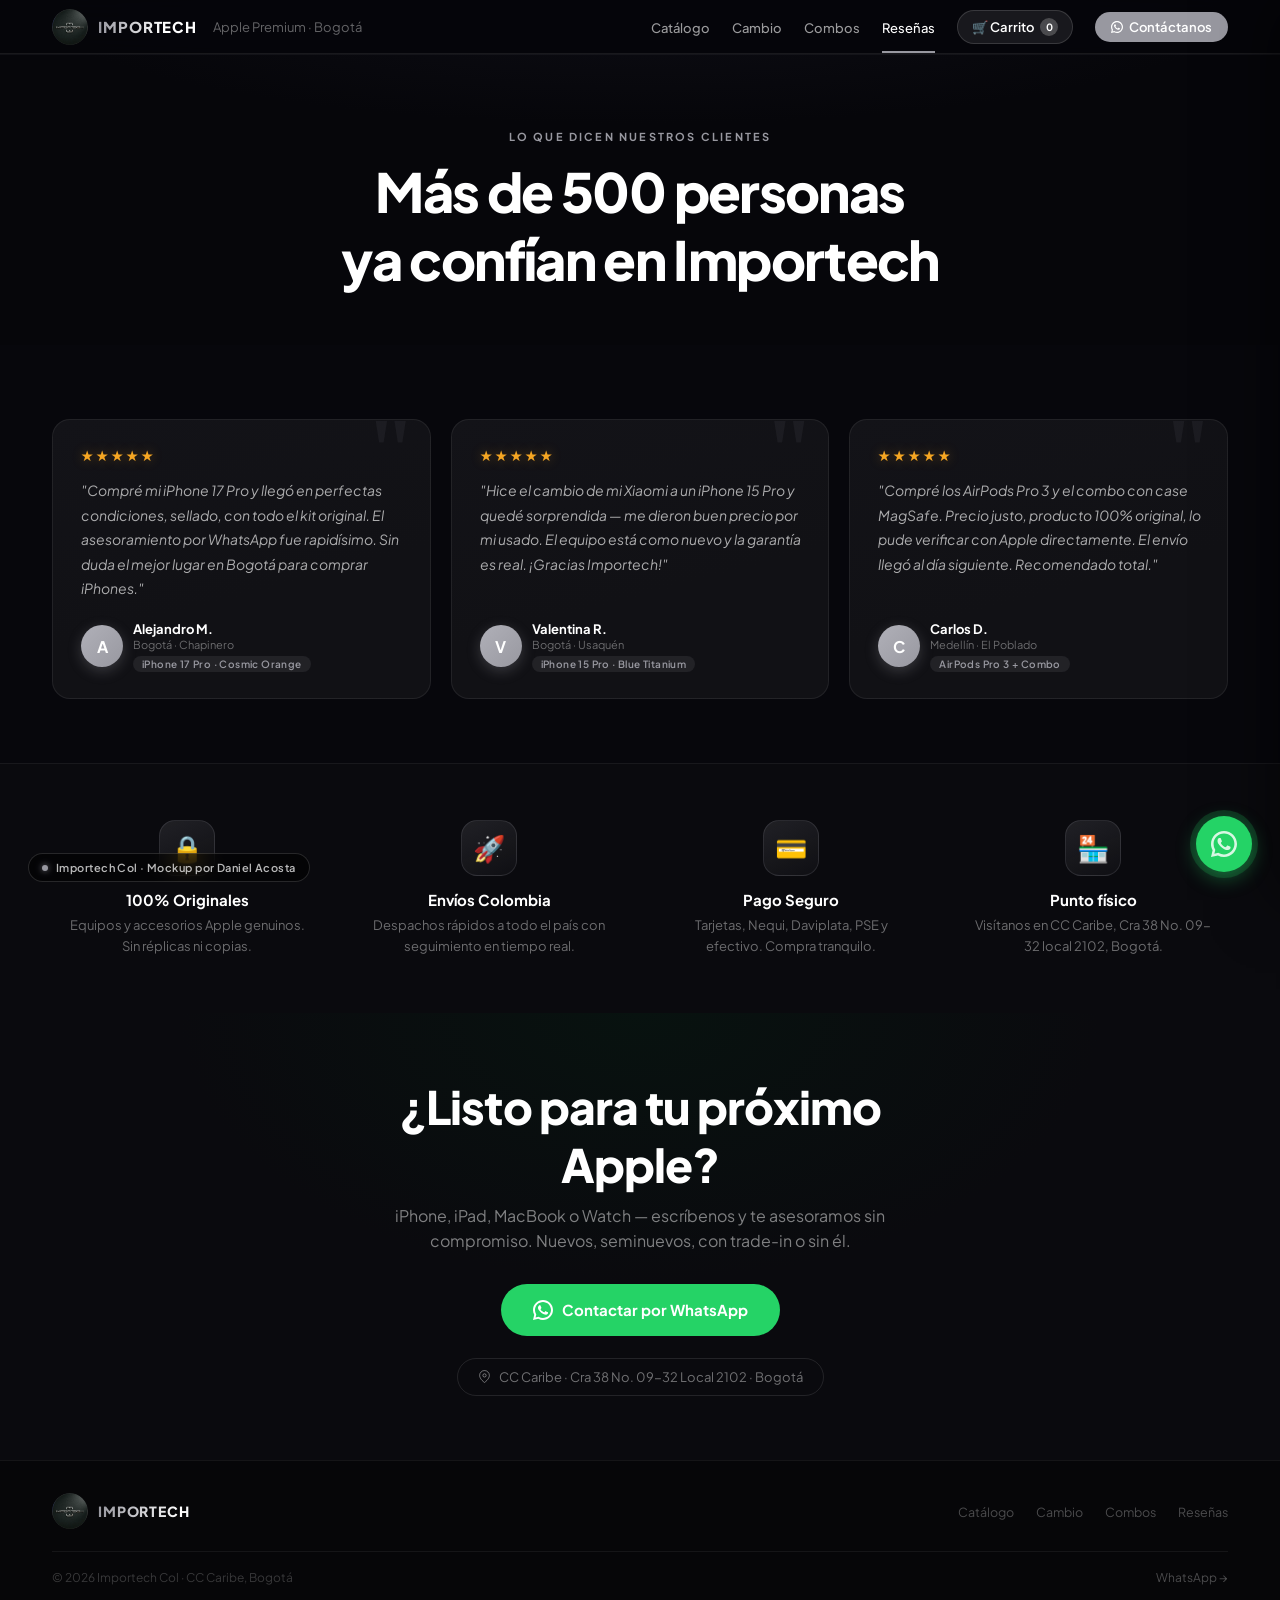
<file: resenas.html>
<!DOCTYPE html>
<html lang="es">
<head>
<meta charset="UTF-8">
<meta name="viewport" content="width=device-width, initial-scale=1.0">
<title>Reseñas de clientes · Importech Apple Premium Bogotá</title>
<meta name="description" content="Más de 500 clientes confían en Importech para comprar iPhone, iPad, Mac y Apple Watch originales en Bogotá. Lee sus experiencias reales.">
<meta name="robots" content="index, follow">
<link rel="canonical" href="https://daniel666674.github.io/IMPORTECH/resenas.html">
<meta property="og:title" content="Reseñas de clientes · Importech Apple Premium Bogotá">
<meta property="og:description" content="Más de 500 clientes confían en Importech para comprar iPhone, iPad, Mac y Apple Watch originales en Bogotá. Lee sus experiencias reales.">
<meta property="og:type" content="website">
<meta property="og:locale" content="es_CO">
<meta property="og:site_name" content="Importech Col">
<script type="application/ld+json">{"@context":"https://schema.org","@type":"LocalBusiness","name":"Importech Col","description":"Apple Premium Reseller en Bogotá — iPhones, iPads, MacBooks, AirPods y Apple Watch originales.","url":"https://daniel666674.github.io/IMPORTECH/","telephone":"+573023232833","priceRange":"$$","currenciesAccepted":"COP","paymentAccepted":"Cash, Credit Card, Nequi, Daviplata","address":{"@type":"PostalAddress","streetAddress":"Cra 38 No. 09-32 Local 2102","addressLocality":"Bogotá","addressRegion":"DC","postalCode":"111321","addressCountry":"CO"},"geo":{"@type":"GeoCoordinates","latitude":4.6097,"longitude":-74.0817},"openingHours":"Mo-Sa 10:00-20:00","sameAs":["https://wa.me/573023232833"]}</script>
<link rel="preconnect" href="https://fonts.googleapis.com">
<link rel="preconnect" href="https://fonts.gstatic.com" crossorigin>
<link href="https://fonts.googleapis.com/css2?family=Plus+Jakarta+Sans:wght@300;400;500;600;700;800&display=swap" rel="stylesheet">
<link rel="stylesheet" href="assets/css/site.css">
<style>
#testimonials{background:#07070c;padding:32px 52px 64px}
.testi-grid{display:grid;grid-template-columns:repeat(3,1fr);gap:20px;margin-top:42px}
.testi{background:linear-gradient(165deg,#131318,var(--card) 60%);border:1px solid rgba(255,255,255,.07);border-radius:18px;padding:26px 24px 26px 28px;transition:all .35s;display:flex;flex-direction:column;position:relative;overflow:hidden}
.testi::before{content:'"';position:absolute;top:-14px;right:14px;font-size:90px;font-weight:800;color:rgba(152,152,160,.08);line-height:1;font-family:Georgia,serif}
.testi:hover{transform:translateY(-6px);border-color:rgba(152,152,160,.26);box-shadow:0 24px 54px rgba(0,0,0,.45)}
.testi-stars{font-size:14px;letter-spacing:3px;margin-bottom:14px;color:#f5a623;text-shadow:0 0 12px rgba(245,166,35,.35)}
.testi-text{font-size:14px;color:rgba(255,255,255,.65);line-height:1.75;margin-bottom:20px;font-style:italic;flex:1;position:relative}
.testi-author{display:flex;align-items:center;gap:10px}
.testi-avatar{width:42px;height:42px;border-radius:50%;background:linear-gradient(135deg,#b0b0b8,var(--blue));display:flex;align-items:center;justify-content:center;font-size:16px;font-weight:700;color:#fff;flex-shrink:0;letter-spacing:0;box-shadow:0 4px 14px rgba(152,152,160,.3)}
.testi-name{font-size:13px;font-weight:700;color:#fff;margin-bottom:1px}
.testi-city{font-size:11px;color:rgba(255,255,255,.38)}
.testi-product{display:inline-block;margin-top:5px;padding:2px 9px;border-radius:8px;background:rgba(152,152,160,.12);font-size:10px;font-weight:600;color:var(--blue);letter-spacing:.04em}
@media(max-width:1100px){.testi-grid{grid-template-columns:1fr 1fr}}
@media(max-width:768px){.testi-grid{grid-template-columns:1fr}}
</style>
</head>
<body>
<!-- NAV -->
<nav>
  <a href="index.html" class="nav-logo">
    <div class="logo-mark"><img src="assets/importech-logo.jpg" alt="Importech"></div>
    <span class="nav-wordmark">IMPORTECH</span><span class="nav-sub">Apple Premium · Bogotá</span>
  </a>
  <ul class="nav-links">
    <li><a href="catalogo.html">Catálogo</a></li>
    <li><a href="cambio.html">Cambio</a></li>
    <li><a href="combos.html">Combos</a></li>
    <li><a href="resenas.html" class="active">Reseñas</a></li>
    <li><button class="cart-nav-btn" onclick="openCart()">🛒 Carrito <span id="cart-count" class="cart-badge empty">0</span></button></li>
    <li><a href="https://wa.me/573023232833" class="nav-cta"><svg width="12" height="12" fill="currentColor" viewBox="0 0 24 24"><path d="M17.472 14.382c-.297-.149-1.758-.867-2.03-.967-.273-.099-.471-.148-.67.15-.197.297-.767.966-.94 1.164-.173.199-.347.223-.644.075-.297-.15-1.255-.463-2.39-1.475-.883-.788-1.48-1.761-1.653-2.059-.173-.297-.018-.458.13-.606.134-.133.298-.347.446-.52.149-.174.198-.298.298-.497.099-.198.05-.371-.025-.52-.075-.149-.669-1.612-.916-2.207-.242-.579-.487-.5-.669-.51-.173-.008-.371-.01-.57-.01-.198 0-.52.074-.792.372-.272.297-1.04 1.016-1.04 2.479 0 1.462 1.065 2.875 1.213 3.074.149.198 2.096 3.2 5.077 4.487.709.306 1.262.489 1.694.625.712.227 1.36.195 1.871.118.571-.085 1.758-.719 2.006-1.413.248-.694.248-1.289.173-1.413-.074-.124-.272-.198-.57-.347zM12 0C5.373 0 0 5.373 0 12c0 2.1.546 4.073 1.5 5.793L0 24l6.392-1.478A11.931 11.931 0 0012 24c6.627 0 12-5.373 12-12S18.627 0 12 0zm0 21.6a9.6 9.6 0 01-4.9-1.344l-.352-.208-3.645.842.878-3.548-.228-.365A9.561 9.561 0 012.4 12C2.4 6.698 6.698 2.4 12 2.4S21.6 6.698 21.6 12 17.302 21.6 12 21.6z"/></svg>Contáctanos</a></li>
  </ul>
  <button class="nav-ham" id="nav-ham" onclick="toggleMob()" aria-label="Menú">
    <span></span><span></span><span></span>
  </button>
</nav>

<!-- MOBILE MENU -->
<div class="mob-menu" id="mob-menu">
  <a href="catalogo.html" onclick="closeMob()">Catálogo</a>
  <a href="cambio.html" onclick="closeMob()">Cambio</a>
  <a href="combos.html" onclick="closeMob()">Combos</a>
  <a href="resenas.html" class="active" onclick="closeMob()">Reseñas</a>
  <button class="mob-link" onclick="closeMob();openCart()">🛒 Carrito</button>
  <a href="https://wa.me/573023232833" class="mob-wa"><svg width="18" height="18" fill="currentColor" viewBox="0 0 24 24"><path d="M17.472 14.382c-.297-.149-1.758-.867-2.03-.967-.273-.099-.471-.148-.67.15-.197.297-.767.966-.94 1.164-.173.199-.347.223-.644.075-.297-.15-1.255-.463-2.39-1.475-.883-.788-1.48-1.761-1.653-2.059-.173-.297-.018-.458.13-.606.134-.133.298-.347.446-.52.149-.174.198-.298.298-.497.099-.198.05-.371-.025-.52-.075-.149-.669-1.612-.916-2.207-.242-.579-.487-.5-.669-.51-.173-.008-.371-.01-.57-.01-.198 0-.52.074-.792.372-.272.297-1.04 1.016-1.04 2.479 0 1.462 1.065 2.875 1.213 3.074.149.198 2.096 3.2 5.077 4.487.709.306 1.262.489 1.694.625.712.227 1.36.195 1.871.118.571-.085 1.758-.719 2.006-1.413.248-.694.248-1.289.173-1.413-.074-.124-.272-.198-.57-.347zM12 0C5.373 0 0 5.373 0 12c0 2.1.546 4.073 1.5 5.793L0 24l6.392-1.478A11.931 11.931 0 0012 24c6.627 0 12-5.373 12-12S18.627 0 12 0zm0 21.6a9.6 9.6 0 01-4.9-1.344l-.352-.208-3.645.842.878-3.548-.228-.365A9.561 9.561 0 012.4 12C2.4 6.698 6.698 2.4 12 2.4S21.6 6.698 21.6 12 17.302 21.6 12 21.6z"/></svg>WhatsApp</a>
</div>

<div class="page-head">
  <div class="page-eyebrow">Lo que dicen nuestros clientes</div>
  <h1 class="page-h1">Más de 500 personas<br>ya confían en Importech</h1>
</div>

<section class="sec" id="testimonials">
  <div class="inner">
    <div class="testi-grid">
      <div class="testi rev">
        <div class="testi-stars">★★★★★</div>
        <p class="testi-text">"Compré mi iPhone 17 Pro y llegó en perfectas condiciones, sellado, con todo el kit original. El asesoramiento por WhatsApp fue rapidísimo. Sin duda el mejor lugar en Bogotá para comprar iPhones."</p>
        <div class="testi-author">
          <div class="testi-avatar">A</div>
          <div>
            <div class="testi-name">Alejandro M.</div>
            <div class="testi-city">Bogotá · Chapinero</div>
            <div class="testi-product">iPhone 17 Pro · Cosmic Orange</div>
          </div>
        </div>
      </div>
      <div class="testi rev">
        <div class="testi-stars">★★★★★</div>
        <p class="testi-text">"Hice el cambio de mi Xiaomi a un iPhone 15 Pro y quedé sorprendida — me dieron buen precio por mi usado. El equipo está como nuevo y la garantía es real. ¡Gracias Importech!"</p>
        <div class="testi-author">
          <div class="testi-avatar">V</div>
          <div>
            <div class="testi-name">Valentina R.</div>
            <div class="testi-city">Bogotá · Usaquén</div>
            <div class="testi-product">iPhone 15 Pro · Blue Titanium</div>
          </div>
        </div>
      </div>
      <div class="testi rev">
        <div class="testi-stars">★★★★★</div>
        <p class="testi-text">"Compré los AirPods Pro 3 y el combo con case MagSafe. Precio justo, producto 100% original, lo pude verificar con Apple directamente. El envío llegó al día siguiente. Recomendado total."</p>
        <div class="testi-author">
          <div class="testi-avatar">C</div>
          <div>
            <div class="testi-name">Carlos D.</div>
            <div class="testi-city">Medellín · El Poblado</div>
            <div class="testi-product">AirPods Pro 3 + Combo</div>
          </div>
        </div>
      </div>
    </div>
  </div>
</section>

<!-- TRUST -->
<section id="trust">
  <div class="trust-row">
    <div class="tc rev"><div class="tc-ico">🔒</div><h3>100% Originales</h3><p>Equipos y accesorios Apple genuinos. Sin réplicas ni copias.</p></div>
    <div class="tc rev"><div class="tc-ico">🚀</div><h3>Envíos Colombia</h3><p>Despachos rápidos a todo el país con seguimiento en tiempo real.</p></div>
    <div class="tc rev"><div class="tc-ico">💳</div><h3>Pago Seguro</h3><p>Tarjetas, Nequi, Daviplata, PSE y efectivo. Compra tranquilo.</p></div>
    <div class="tc rev"><div class="tc-ico">🏪</div><h3>Punto físico</h3><p>Visítanos en CC Caribe, Cra 38 No. 09-32 local 2102, Bogotá.</p></div>
  </div>
</section>
<!-- CTA -->
<section id="cta">
  <div class="cta-inner">
    <h2>¿Listo para tu próximo Apple?</h2>
    <p>iPhone, iPad, MacBook o Watch — escríbenos y te asesoramos sin compromiso. Nuevos, seminuevos, con trade-in o sin él.</p>
    <a href="https://wa.me/573023232833?text=Hola%20Importech%2C%20quiero%20cotizar" class="btn-wa-big"><svg width="20" height="20" fill="currentColor" viewBox="0 0 24 24"><path d="M17.472 14.382c-.297-.149-1.758-.867-2.03-.967-.273-.099-.471-.148-.67.15-.197.297-.767.966-.94 1.164-.173.199-.347.223-.644.075-.297-.15-1.255-.463-2.39-1.475-.883-.788-1.48-1.761-1.653-2.059-.173-.297-.018-.458.13-.606.134-.133.298-.347.446-.52.149-.174.198-.298.298-.497.099-.198.05-.371-.025-.52-.075-.149-.669-1.612-.916-2.207-.242-.579-.487-.5-.669-.51-.173-.008-.371-.01-.57-.01-.198 0-.52.074-.792.372-.272.297-1.04 1.016-1.04 2.479 0 1.462 1.065 2.875 1.213 3.074.149.198 2.096 3.2 5.077 4.487.709.306 1.262.489 1.694.625.712.227 1.36.195 1.871.118.571-.085 1.758-.719 2.006-1.413.248-.694.248-1.289.173-1.413-.074-.124-.272-.198-.57-.347zM12 0C5.373 0 0 5.373 0 12c0 2.1.546 4.073 1.5 5.793L0 24l6.392-1.478A11.931 11.931 0 0012 24c6.627 0 12-5.373 12-12S18.627 0 12 0zm0 21.6a9.6 9.6 0 01-4.9-1.344l-.352-.208-3.645.842.878-3.548-.228-.365A9.561 9.561 0 012.4 12C2.4 6.698 6.698 2.4 12 2.4S21.6 6.698 21.6 12 17.302 21.6 12 21.6z"/></svg>Contactar por WhatsApp</a>
    <div class="addr-chip"><svg width="13" height="13" viewBox="0 0 24 24" fill="none"><path d="M21 10c0 7-9 13-9 13S3 17 3 10a9 9 0 0118 0z" stroke="currentColor" stroke-width="1.8"/><circle cx="12" cy="10" r="3" stroke="currentColor" stroke-width="1.8"/></svg>CC Caribe · Cra 38 No. 09-32 Local 2102 · Bogotá</div>
  </div>
</section>

<!-- FOOTER -->
<footer>
  <div class="foot-top">
    <div style="display:flex;align-items:center;gap:10px">
      <div class="logo-mark"><img src="assets/importech-logo.jpg" alt="Importech"></div>
      <span style="font-size:14px;font-weight:800;letter-spacing:.06em;background:linear-gradient(90deg,rgba(200,200,210,.75) 0%,#fff 30%,rgba(205,205,215,1) 50%,#fff 70%,rgba(200,200,210,.75) 100%);background-size:300% auto;-webkit-background-clip:text;-webkit-text-fill-color:transparent;background-clip:text;animation:chrome-sweep 5s linear infinite">IMPORTECH</span>
    </div>
    <ul class="foot-links">
      <li><a href="catalogo.html">Catálogo</a></li>
      <li><a href="cambio.html">Cambio</a></li>
      <li><a href="combos.html">Combos</a></li>
      <li><a href="resenas.html">Reseñas</a></li>
    </ul>
  </div>
  <div class="foot-bottom">
    <span>© 2026 Importech Col · CC Caribe, Bogotá</span>
    <a href="https://wa.me/573023232833">WhatsApp →</a>
  </div>
</footer>

<!-- CART -->
<div id="cart-overlay" onclick="closeCart()"></div>
<div id="cart-drawer">
  <div class="cart-head">
    <h3>🛒 Tu carrito</h3>
    <button class="cart-close-btn" onclick="closeCart()">✕</button>
  </div>
  <div class="cart-items" id="cart-items">
    <div class="cart-empty"><div class="ce-ico">🛒</div><p>Tu carrito está vacío</p></div>
  </div>
  <div class="cart-foot">
    <div class="cart-total-row">
      <span class="ct-label">Total estimado</span>
      <span class="ct-amt" id="cart-total-amt">$0</span>
    </div>
    <button class="cart-wa-btn" id="cart-checkout-btn" onclick="checkoutWA()" disabled>
      <svg width="18" height="18" fill="currentColor" viewBox="0 0 24 24"><path d="M17.472 14.382c-.297-.149-1.758-.867-2.03-.967-.273-.099-.471-.148-.67.15-.197.297-.767.966-.94 1.164-.173.199-.347.223-.644.075-.297-.15-1.255-.463-2.39-1.475-.883-.788-1.48-1.761-1.653-2.059-.173-.297-.018-.458.13-.606.134-.133.298-.347.446-.52.149-.174.198-.298.298-.497.099-.198.05-.371-.025-.52-.075-.149-.669-1.612-.916-2.207-.242-.579-.487-.5-.669-.51-.173-.008-.371-.01-.57-.01-.198 0-.52.074-.792.372-.272.297-1.04 1.016-1.04 2.479 0 1.462 1.065 2.875 1.213 3.074.149.198 2.096 3.2 5.077 4.487.709.306 1.262.489 1.694.625.712.227 1.36.195 1.871.118.571-.085 1.758-.719 2.006-1.413.248-.694.248-1.289.173-1.413-.074-.124-.272-.198-.57-.347zM12 0C5.373 0 0 5.373 0 12c0 2.1.546 4.073 1.5 5.793L0 24l6.392-1.478A11.931 11.931 0 0012 24c6.627 0 12-5.373 12-12S18.627 0 12 0zm0 21.6a9.6 9.6 0 01-4.9-1.344l-.352-.208-3.645.842.878-3.548-.228-.365A9.561 9.561 0 012.4 12C2.4 6.698 6.698 2.4 12 2.4S21.6 6.698 21.6 12 17.302 21.6 12 21.6z"/></svg>
      Pedir por WhatsApp
    </button>
    <button class="cart-clear-btn" onclick="cartClear()">Vaciar carrito</button>
  </div>
</div>

<!-- WA FLOAT -->
<a href="https://wa.me/573023232833?text=Hola%20Importech%2C%20quiero%20cotizar" class="wa-float" aria-label="WhatsApp">
  <svg width="26" height="26" fill="white" viewBox="0 0 24 24"><path d="M17.472 14.382c-.297-.149-1.758-.867-2.03-.967-.273-.099-.471-.148-.67.15-.197.297-.767.966-.94 1.164-.173.199-.347.223-.644.075-.297-.15-1.255-.463-2.39-1.475-.883-.788-1.48-1.761-1.653-2.059-.173-.297-.018-.458.13-.606.134-.133.298-.347.446-.52.149-.174.198-.298.298-.497.099-.198.05-.371-.025-.52-.075-.149-.669-1.612-.916-2.207-.242-.579-.487-.5-.669-.51-.173-.008-.371-.01-.57-.01-.198 0-.52.074-.792.372-.272.297-1.04 1.016-1.04 2.479 0 1.462 1.065 2.875 1.213 3.074.149.198 2.096 3.2 5.077 4.487.709.306 1.262.489 1.694.625.712.227 1.36.195 1.871.118.571-.085 1.758-.719 2.006-1.413.248-.694.248-1.289.173-1.413-.074-.124-.272-.198-.57-.347zM12 0C5.373 0 0 5.373 0 12c0 2.1.546 4.073 1.5 5.793L0 24l6.392-1.478A11.931 11.931 0 0012 24c6.627 0 12-5.373 12-12S18.627 0 12 0zm0 21.6a9.6 9.6 0 01-4.9-1.344l-.352-.208-3.645.842.878-3.548-.228-.365A9.561 9.561 0 012.4 12C2.4 6.698 6.698 2.4 12 2.4S21.6 6.698 21.6 12 17.302 21.6 12 21.6z"/></svg>
</a>

<div class="wm-badge">Importech Col · Mockup por Daniel Acosta</div>
<script src="assets/js/store-core.js?v=1"></script>
<script src="assets/js/site.js"></script>
</body>
</html>
</file>
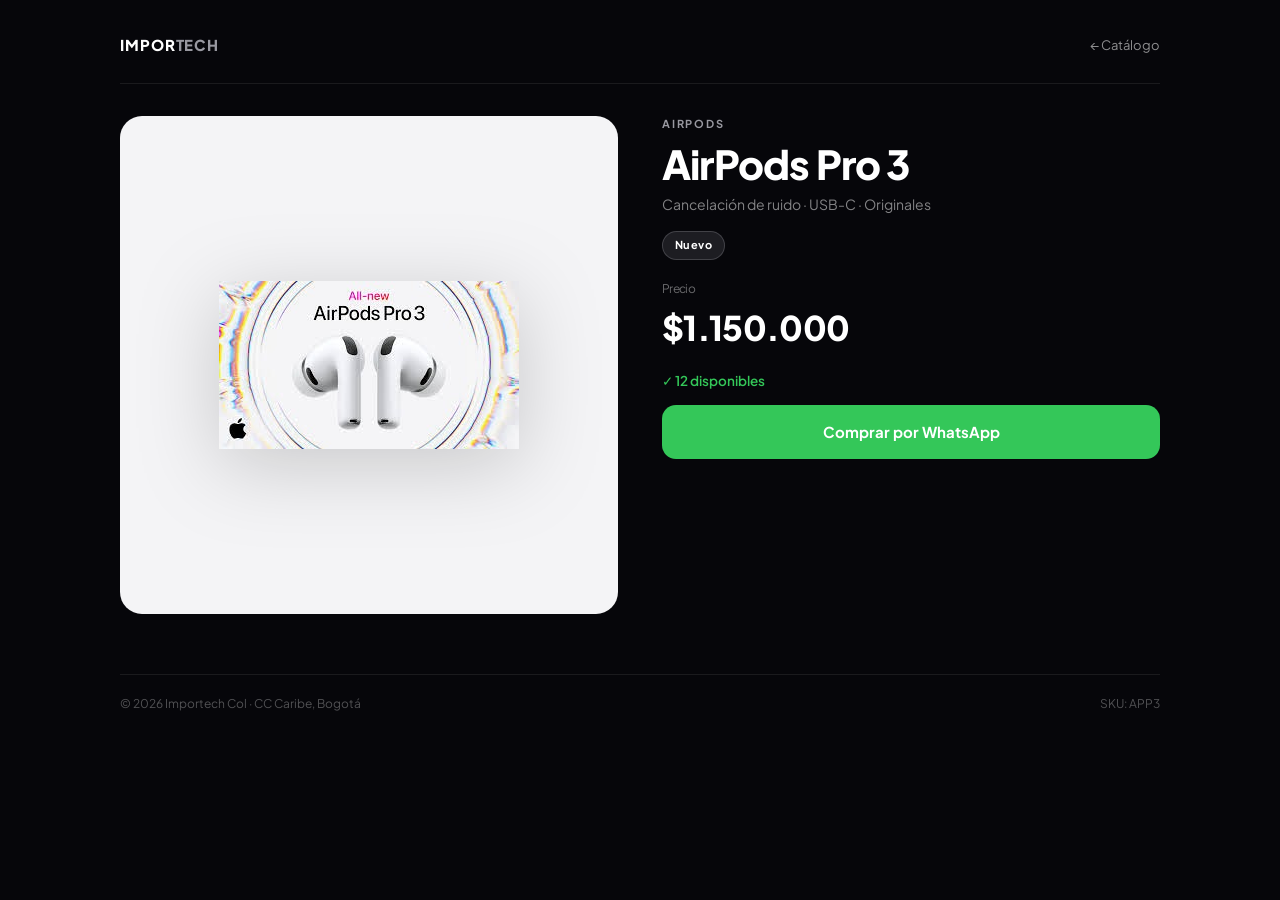
<file: producto/airpods-pro-3.html>
<!DOCTYPE html>
<html lang="es">
<head>
<meta charset="UTF-8">
<meta name="viewport" content="width=device-width, initial-scale=1.0">
<!-- genPage replaces the tokens below with the product's real data -->
<title>AirPods Pro 3 Cancelación de ruido · USB-C · Originales · Importech</title>
<meta name="description" content="AirPods Pro 3 Nuevo en Importech Col — Cancelación de ruido · USB-C · Originales. Original con garantía. Bogotá, envíos a toda Colombia.">
<meta name="robots" content="index,follow">
<meta property="og:type" content="product">
<meta property="og:title" content="AirPods Pro 3 Cancelación de ruido · USB-C · Originales · Importech">
<meta property="og:description" content="AirPods Pro 3 Nuevo en Importech Col — Cancelación de ruido · USB-C · Originales. Original con garantía. Bogotá, envíos a toda Colombia.">
<meta property="og:image" content="https://daniel666674.github.io/IMPORTECH/assets/products/airpods-pro-3.jpg">
<meta property="og:site_name" content="Importech Col">
<link rel="preconnect" href="https://fonts.googleapis.com">
<link href="https://fonts.googleapis.com/css2?family=Plus+Jakarta+Sans:wght@400;500;600;700;800&display=swap" rel="stylesheet">
<style>
:root{--blue:#9898a0;--blue-h:#6e6e76;--bg:#06060a;--card:#111115;--dborder:rgba(255,255,255,.08);--ok:#34c759;--warn:#ff9f0a}
*{margin:0;padding:0;box-sizing:border-box}
body{font-family:'Plus Jakarta Sans',system-ui,sans-serif;background:var(--bg);color:#fff;line-height:1.5}
a{color:inherit;text-decoration:none}
img{display:block;max-width:100%}
.wrap{max-width:1080px;margin:0 auto;padding:28px 20px 80px}
.top{display:flex;align-items:center;justify-content:space-between;padding:6px 0 26px;border-bottom:1px solid var(--dborder);margin-bottom:32px}
.brand{font-size:15px;font-weight:800;letter-spacing:.06em}
.brand span{color:var(--blue)}
.back{font-size:13px;color:rgba(255,255,255,.55)}
.grid{display:grid;grid-template-columns:1fr 1fr;gap:44px;align-items:start}
.gallery{background:#f4f4f6;border-radius:22px;aspect-ratio:1;display:flex;align-items:center;justify-content:center;padding:30px;overflow:hidden}
.gallery img{max-height:100%;object-fit:contain;filter:drop-shadow(0 16px 40px rgba(0,0,0,.18))}
.gallery .noimg{font-size:96px}
.eyebrow{font-size:11px;font-weight:700;letter-spacing:.16em;text-transform:uppercase;color:var(--blue);margin-bottom:10px}
h1{font-size:clamp(26px,4vw,40px);font-weight:800;letter-spacing:-.02em;line-height:1.1;margin-bottom:8px}
.spec{font-size:14px;color:rgba(255,255,255,.5);margin-bottom:16px}
.cond{display:inline-block;font-size:11px;font-weight:700;letter-spacing:.04em;padding:5px 12px;border-radius:20px;background:rgba(152,152,160,.16);border:1px solid rgba(152,152,160,.3);color:#fff;margin-bottom:20px}
.price{font-size:34px;font-weight:800;letter-spacing:-.02em;margin-bottom:4px}
.price small{display:block;font-size:12px;font-weight:400;color:rgba(255,255,255,.4);margin-bottom:4px}
.variant-block{margin:22px 0}
.variant-block h3{font-size:12px;font-weight:700;letter-spacing:.1em;text-transform:uppercase;color:rgba(255,255,255,.55);margin-bottom:10px}
.opts{display:flex;flex-wrap:wrap;gap:9px}
.opt{padding:10px 16px;border-radius:12px;border:1.5px solid rgba(255,255,255,.14);background:rgba(255,255,255,.03);color:rgba(255,255,255,.72);font-size:13px;font-weight:600;font-family:inherit;cursor:pointer;transition:all .18s}
.opt:hover{border-color:var(--blue)}
.opt.on{background:#fff;border-color:#fff;color:#111}
.opt.out{opacity:.4;text-decoration:line-through;cursor:not-allowed}
.avail{margin:18px 0 6px;font-size:13.5px;font-weight:600;min-height:20px}
.avail.ok{color:var(--ok)}
.avail.low{color:var(--warn)}
.avail.pick{color:rgba(255,255,255,.5)}
.avail.none{color:#ff5a5a}
.cta{display:flex;align-items:center;justify-content:center;gap:9px;width:100%;padding:16px;border-radius:14px;background:var(--ok);color:#fff;font-size:15px;font-weight:700;margin-top:14px;transition:all .2s}
.cta:hover{filter:brightness(1.06);transform:translateY(-1px)}
.cta.disabled{background:#2a2a30;color:rgba(255,255,255,.4);pointer-events:none}
.notes{margin-top:22px;font-size:13px;color:rgba(255,255,255,.45);line-height:1.7}
.foot{margin-top:60px;padding-top:20px;border-top:1px solid var(--dborder);font-size:12px;color:rgba(255,255,255,.3);display:flex;justify-content:space-between;flex-wrap:wrap;gap:8px}
@media(max-width:760px){.grid{grid-template-columns:1fr;gap:26px}}
</style>
</head>
<body>
<div class="wrap">
  <div class="top">
    <a class="brand" href="../index.html">IMPOR<span>TECH</span></a>
    <a class="back" href="../catalogo.html">← Catálogo</a>
  </div>

  <div class="grid">
    <div class="gallery" id="gallery"></div>
    <div class="detail">
      <div class="eyebrow" id="cat"></div>
      <h1 id="name"></h1>
      <div class="spec" id="spec"></div>
      <span class="cond" id="cond"></span>
      <div class="price"><small>Precio</small><span id="price"></span></div>

      <div id="variants"></div>

      <div class="avail pick" id="avail"></div>
      <a class="cta disabled" id="cta" href="#">Selecciona las opciones</a>

      <div class="notes" id="notes"></div>
    </div>
  </div>

  <div class="foot">
    <span>© <span id="yr"></span> Importech Col · CC Caribe, Bogotá</span>
    <span>SKU: <span id="sku"></span></span>
  </div>
</div>

<!-- Product record embedded at generation time (cost stripped). -->
<script>window.PRODUCT = {"slug":"airpods-pro-3","name":"AirPods Pro 3","category":"AirPods","model":"MTJV3","spec":"Cancelación de ruido · USB-C · Originales","price":1150000,"sku":"APP3","condition":"Nuevo","notes":"","imgs":["assets/products/airpods-pro-3.jpg"],"storage":[],"color":[],"stock":12,"published":true};</script>
<script src="../assets/js/store-core.js?v=3"></script>
<script>
(function () {
  var P = window.PRODUCT, SC = window.StoreCore;
  var WA = '573023232833';
  var sel = { storage: null, color: null };

  document.getElementById('yr').textContent = new Date().getFullYear();
  document.getElementById('cat').textContent = (P.brand ? P.brand + ' · ' : '') + P.category;
  document.getElementById('name').textContent = P.name;
  document.getElementById('spec').textContent = P.spec || '';
  document.getElementById('cond').textContent = P.condition || 'Nuevo';
  document.getElementById('sku').textContent = P.sku || '—';
  document.getElementById('notes').textContent = P.notes || '';

  var gal = document.getElementById('gallery');
  if (P.imgs && P.imgs.length) {
    var img = document.createElement('img');
    img.src = '../' + P.imgs[0]; img.alt = P.name;
    if (P.imgFit === 'cover') { img.style.objectFit = 'cover'; img.style.width = '100%'; img.style.height = '100%'; }
    gal.appendChild(img);
  } else {
    var emoji = { 'iPhone':'📱','iPad':'📲','Mac':'💻','Apple Watch':'⌚','AirPods':'🎧','Accesorios':'📦' };
    var d = document.createElement('div'); d.className = 'noimg';
    d.textContent = emoji[P.category] || '📦'; gal.appendChild(d);
  }

  var dims = SC.dimsOf(P);
  var vc = document.getElementById('variants');
  ['storage', 'color'].forEach(function (dim) {
    if (dims.indexOf(dim) === -1) return;
    var block = document.createElement('div'); block.className = 'variant-block';
    var h = document.createElement('h3');
    h.textContent = dim === 'storage' ? 'Almacenamiento' : 'Color';
    block.appendChild(h);
    var opts = document.createElement('div'); opts.className = 'opts';
    P[dim].forEach(function (row) {
      var b = document.createElement('button');
      b.className = 'opt' + ((row.units || 0) <= 0 ? ' out' : '');
      b.textContent = row.label;
      if ((row.units || 0) > 0) {
        b.addEventListener('click', function () {
          sel[dim] = (sel[dim] === row.label) ? null : row.label;
          render();
        });
      }
      b.dataset.dim = dim; b.dataset.label = row.label;
      opts.appendChild(b);
    });
    block.appendChild(opts); vc.appendChild(block);
  });

  function render() {
    document.querySelectorAll('.opt').forEach(function (b) {
      if (b.classList.contains('out')) return;
      b.classList.toggle('on', sel[b.dataset.dim] === b.dataset.label);
    });
    document.getElementById('price').textContent = SC.fmtCOP(SC.unitPrice(P, sel));

    var av = SC.availability(P, sel);
    var el = document.getElementById('avail');
    var cta = document.getElementById('cta');
    el.className = 'avail';
    if (!av.ready) {
      var names = av.need.map(function (d) { return d === 'storage' ? 'almacenamiento' : 'color'; });
      el.classList.add('pick');
      el.textContent = 'Selecciona ' + names.join(' y ') + ' para ver disponibilidad';
      cta.classList.add('disabled'); cta.textContent = 'Selecciona las opciones';
      cta.removeAttribute('href');
      return;
    }
    if (av.units === null) {
      el.classList.add('ok'); el.textContent = 'Disponible — consulta stock';
    } else if (av.units <= 0) {
      el.classList.add('none'); el.textContent = 'Agotado en esta combinación';
      cta.classList.add('disabled'); cta.textContent = 'Agotado';
      cta.removeAttribute('href'); return;
    } else if (av.units <= 3) {
      el.classList.add('low'); el.textContent = '⚡ Solo ' + av.units + ' disponibles';
    } else {
      el.classList.add('ok'); el.textContent = '✓ ' + av.units + ' disponibles';
    }

    var parts = [P.name];
    if (sel.storage) parts.push(sel.storage);
    if (sel.color) parts.push(sel.color);
    var msg = 'Hola Importech, me interesa el ' + parts.join(' · ') +
              ' (' + SC.fmtCOP(SC.unitPrice(P, sel)) + '). ¿Está disponible?';
    cta.classList.remove('disabled');
    cta.textContent = 'Comprar por WhatsApp';
    cta.href = 'https://wa.me/' + WA + '?text=' + encodeURIComponent(msg);
  }
  render();
})();
</script>
</body>
</html>
</file>
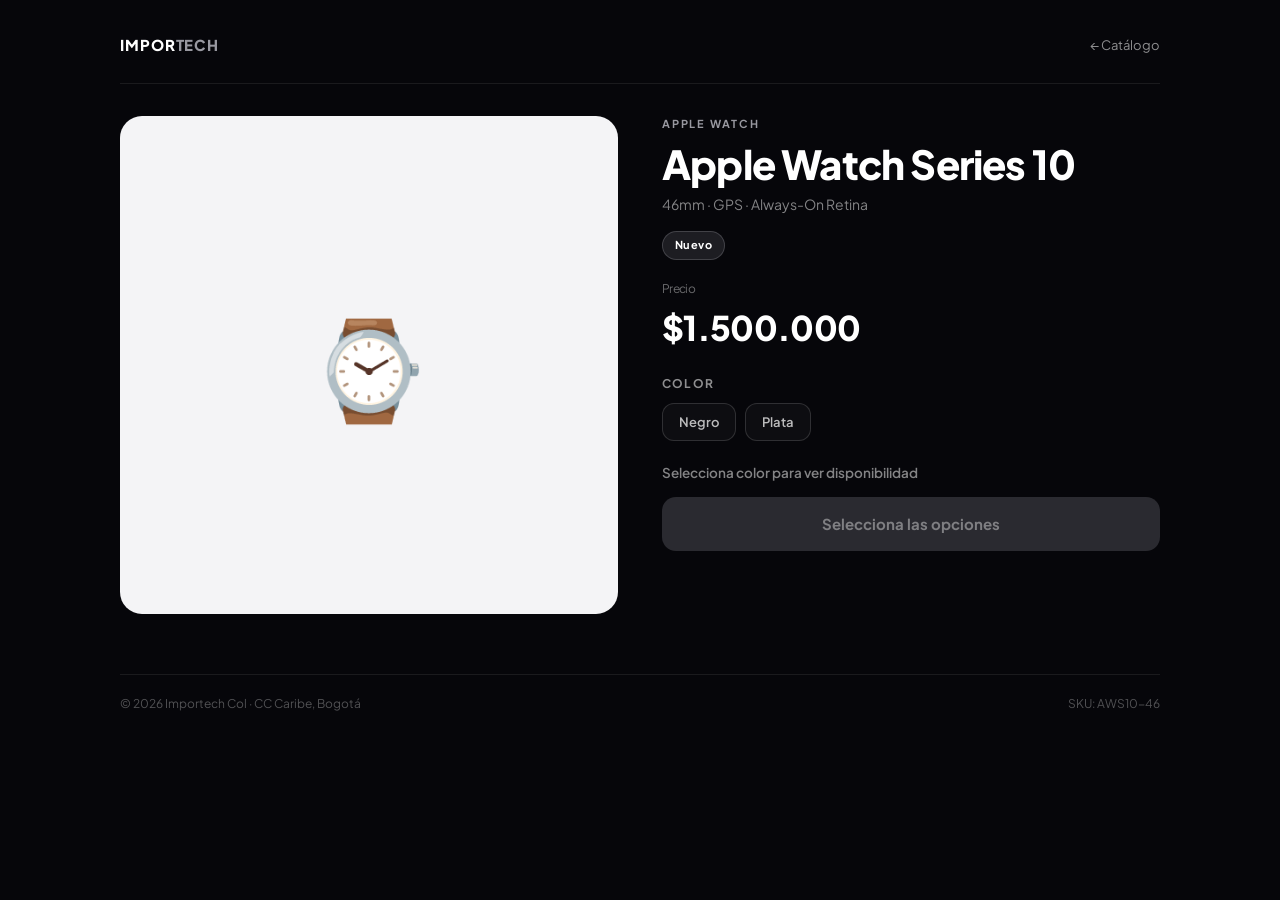
<file: producto/apple-watch-series-10.html>
<!DOCTYPE html>
<html lang="es">
<head>
<meta charset="UTF-8">
<meta name="viewport" content="width=device-width, initial-scale=1.0">
<!-- genPage replaces the tokens below with the product's real data -->
<title>Apple Watch Series 10 46mm · GPS · Always-On Retina · Importech</title>
<meta name="description" content="Apple Watch Series 10 Nuevo en Importech Col — 46mm · GPS · Always-On Retina. Original con garantía. Bogotá, envíos a toda Colombia.">
<meta name="robots" content="index,follow">
<meta property="og:type" content="product">
<meta property="og:title" content="Apple Watch Series 10 46mm · GPS · Always-On Retina · Importech">
<meta property="og:description" content="Apple Watch Series 10 Nuevo en Importech Col — 46mm · GPS · Always-On Retina. Original con garantía. Bogotá, envíos a toda Colombia.">
<meta property="og:image" content="https://daniel666674.github.io/IMPORTECH/assets/importech-logo.jpg">
<meta property="og:site_name" content="Importech Col">
<link rel="preconnect" href="https://fonts.googleapis.com">
<link href="https://fonts.googleapis.com/css2?family=Plus+Jakarta+Sans:wght@400;500;600;700;800&display=swap" rel="stylesheet">
<style>
:root{--blue:#9898a0;--blue-h:#6e6e76;--bg:#06060a;--card:#111115;--dborder:rgba(255,255,255,.08);--ok:#34c759;--warn:#ff9f0a}
*{margin:0;padding:0;box-sizing:border-box}
body{font-family:'Plus Jakarta Sans',system-ui,sans-serif;background:var(--bg);color:#fff;line-height:1.5}
a{color:inherit;text-decoration:none}
img{display:block;max-width:100%}
.wrap{max-width:1080px;margin:0 auto;padding:28px 20px 80px}
.top{display:flex;align-items:center;justify-content:space-between;padding:6px 0 26px;border-bottom:1px solid var(--dborder);margin-bottom:32px}
.brand{font-size:15px;font-weight:800;letter-spacing:.06em}
.brand span{color:var(--blue)}
.back{font-size:13px;color:rgba(255,255,255,.55)}
.grid{display:grid;grid-template-columns:1fr 1fr;gap:44px;align-items:start}
.gallery{background:#f4f4f6;border-radius:22px;aspect-ratio:1;display:flex;align-items:center;justify-content:center;padding:30px;overflow:hidden}
.gallery img{max-height:100%;object-fit:contain;filter:drop-shadow(0 16px 40px rgba(0,0,0,.18))}
.gallery .noimg{font-size:96px}
.eyebrow{font-size:11px;font-weight:700;letter-spacing:.16em;text-transform:uppercase;color:var(--blue);margin-bottom:10px}
h1{font-size:clamp(26px,4vw,40px);font-weight:800;letter-spacing:-.02em;line-height:1.1;margin-bottom:8px}
.spec{font-size:14px;color:rgba(255,255,255,.5);margin-bottom:16px}
.cond{display:inline-block;font-size:11px;font-weight:700;letter-spacing:.04em;padding:5px 12px;border-radius:20px;background:rgba(152,152,160,.16);border:1px solid rgba(152,152,160,.3);color:#fff;margin-bottom:20px}
.price{font-size:34px;font-weight:800;letter-spacing:-.02em;margin-bottom:4px}
.price small{display:block;font-size:12px;font-weight:400;color:rgba(255,255,255,.4);margin-bottom:4px}
.variant-block{margin:22px 0}
.variant-block h3{font-size:12px;font-weight:700;letter-spacing:.1em;text-transform:uppercase;color:rgba(255,255,255,.55);margin-bottom:10px}
.opts{display:flex;flex-wrap:wrap;gap:9px}
.opt{padding:10px 16px;border-radius:12px;border:1.5px solid rgba(255,255,255,.14);background:rgba(255,255,255,.03);color:rgba(255,255,255,.72);font-size:13px;font-weight:600;font-family:inherit;cursor:pointer;transition:all .18s}
.opt:hover{border-color:var(--blue)}
.opt.on{background:#fff;border-color:#fff;color:#111}
.opt.out{opacity:.4;text-decoration:line-through;cursor:not-allowed}
.avail{margin:18px 0 6px;font-size:13.5px;font-weight:600;min-height:20px}
.avail.ok{color:var(--ok)}
.avail.low{color:var(--warn)}
.avail.pick{color:rgba(255,255,255,.5)}
.avail.none{color:#ff5a5a}
.cta{display:flex;align-items:center;justify-content:center;gap:9px;width:100%;padding:16px;border-radius:14px;background:var(--ok);color:#fff;font-size:15px;font-weight:700;margin-top:14px;transition:all .2s}
.cta:hover{filter:brightness(1.06);transform:translateY(-1px)}
.cta.disabled{background:#2a2a30;color:rgba(255,255,255,.4);pointer-events:none}
.notes{margin-top:22px;font-size:13px;color:rgba(255,255,255,.45);line-height:1.7}
.foot{margin-top:60px;padding-top:20px;border-top:1px solid var(--dborder);font-size:12px;color:rgba(255,255,255,.3);display:flex;justify-content:space-between;flex-wrap:wrap;gap:8px}
@media(max-width:760px){.grid{grid-template-columns:1fr;gap:26px}}
</style>
</head>
<body>
<div class="wrap">
  <div class="top">
    <a class="brand" href="../index.html">IMPOR<span>TECH</span></a>
    <a class="back" href="../catalogo.html">← Catálogo</a>
  </div>

  <div class="grid">
    <div class="gallery" id="gallery"></div>
    <div class="detail">
      <div class="eyebrow" id="cat"></div>
      <h1 id="name"></h1>
      <div class="spec" id="spec"></div>
      <span class="cond" id="cond"></span>
      <div class="price"><small>Precio</small><span id="price"></span></div>

      <div id="variants"></div>

      <div class="avail pick" id="avail"></div>
      <a class="cta disabled" id="cta" href="#">Selecciona las opciones</a>

      <div class="notes" id="notes"></div>
    </div>
  </div>

  <div class="foot">
    <span>© <span id="yr"></span> Importech Col · CC Caribe, Bogotá</span>
    <span>SKU: <span id="sku"></span></span>
  </div>
</div>

<!-- Product record embedded at generation time (cost stripped). -->
<script>window.PRODUCT = {"slug":"apple-watch-series-10","name":"Apple Watch Series 10","category":"Apple Watch","model":"MWX13","spec":"46mm · GPS · Always-On Retina","price":1500000,"sku":"AWS10-46","condition":"Nuevo","notes":"","imgs":[],"storage":[],"color":[{"label":"Negro","units":6},{"label":"Plata","units":4}],"published":true};</script>
<script src="../assets/js/store-core.js?v=3"></script>
<script>
(function () {
  var P = window.PRODUCT, SC = window.StoreCore;
  var WA = '573023232833';
  var sel = { storage: null, color: null };

  document.getElementById('yr').textContent = new Date().getFullYear();
  document.getElementById('cat').textContent = (P.brand ? P.brand + ' · ' : '') + P.category;
  document.getElementById('name').textContent = P.name;
  document.getElementById('spec').textContent = P.spec || '';
  document.getElementById('cond').textContent = P.condition || 'Nuevo';
  document.getElementById('sku').textContent = P.sku || '—';
  document.getElementById('notes').textContent = P.notes || '';

  var gal = document.getElementById('gallery');
  if (P.imgs && P.imgs.length) {
    var img = document.createElement('img');
    img.src = '../' + P.imgs[0]; img.alt = P.name;
    if (P.imgFit === 'cover') { img.style.objectFit = 'cover'; img.style.width = '100%'; img.style.height = '100%'; }
    gal.appendChild(img);
  } else {
    var emoji = { 'iPhone':'📱','iPad':'📲','Mac':'💻','Apple Watch':'⌚','AirPods':'🎧','Accesorios':'📦' };
    var d = document.createElement('div'); d.className = 'noimg';
    d.textContent = emoji[P.category] || '📦'; gal.appendChild(d);
  }

  var dims = SC.dimsOf(P);
  var vc = document.getElementById('variants');
  ['storage', 'color'].forEach(function (dim) {
    if (dims.indexOf(dim) === -1) return;
    var block = document.createElement('div'); block.className = 'variant-block';
    var h = document.createElement('h3');
    h.textContent = dim === 'storage' ? 'Almacenamiento' : 'Color';
    block.appendChild(h);
    var opts = document.createElement('div'); opts.className = 'opts';
    P[dim].forEach(function (row) {
      var b = document.createElement('button');
      b.className = 'opt' + ((row.units || 0) <= 0 ? ' out' : '');
      b.textContent = row.label;
      if ((row.units || 0) > 0) {
        b.addEventListener('click', function () {
          sel[dim] = (sel[dim] === row.label) ? null : row.label;
          render();
        });
      }
      b.dataset.dim = dim; b.dataset.label = row.label;
      opts.appendChild(b);
    });
    block.appendChild(opts); vc.appendChild(block);
  });

  function render() {
    document.querySelectorAll('.opt').forEach(function (b) {
      if (b.classList.contains('out')) return;
      b.classList.toggle('on', sel[b.dataset.dim] === b.dataset.label);
    });
    document.getElementById('price').textContent = SC.fmtCOP(SC.unitPrice(P, sel));

    var av = SC.availability(P, sel);
    var el = document.getElementById('avail');
    var cta = document.getElementById('cta');
    el.className = 'avail';
    if (!av.ready) {
      var names = av.need.map(function (d) { return d === 'storage' ? 'almacenamiento' : 'color'; });
      el.classList.add('pick');
      el.textContent = 'Selecciona ' + names.join(' y ') + ' para ver disponibilidad';
      cta.classList.add('disabled'); cta.textContent = 'Selecciona las opciones';
      cta.removeAttribute('href');
      return;
    }
    if (av.units === null) {
      el.classList.add('ok'); el.textContent = 'Disponible — consulta stock';
    } else if (av.units <= 0) {
      el.classList.add('none'); el.textContent = 'Agotado en esta combinación';
      cta.classList.add('disabled'); cta.textContent = 'Agotado';
      cta.removeAttribute('href'); return;
    } else if (av.units <= 3) {
      el.classList.add('low'); el.textContent = '⚡ Solo ' + av.units + ' disponibles';
    } else {
      el.classList.add('ok'); el.textContent = '✓ ' + av.units + ' disponibles';
    }

    var parts = [P.name];
    if (sel.storage) parts.push(sel.storage);
    if (sel.color) parts.push(sel.color);
    var msg = 'Hola Importech, me interesa el ' + parts.join(' · ') +
              ' (' + SC.fmtCOP(SC.unitPrice(P, sel)) + '). ¿Está disponible?';
    cta.classList.remove('disabled');
    cta.textContent = 'Comprar por WhatsApp';
    cta.href = 'https://wa.me/' + WA + '?text=' + encodeURIComponent(msg);
  }
  render();
})();
</script>
</body>
</html>
</file>
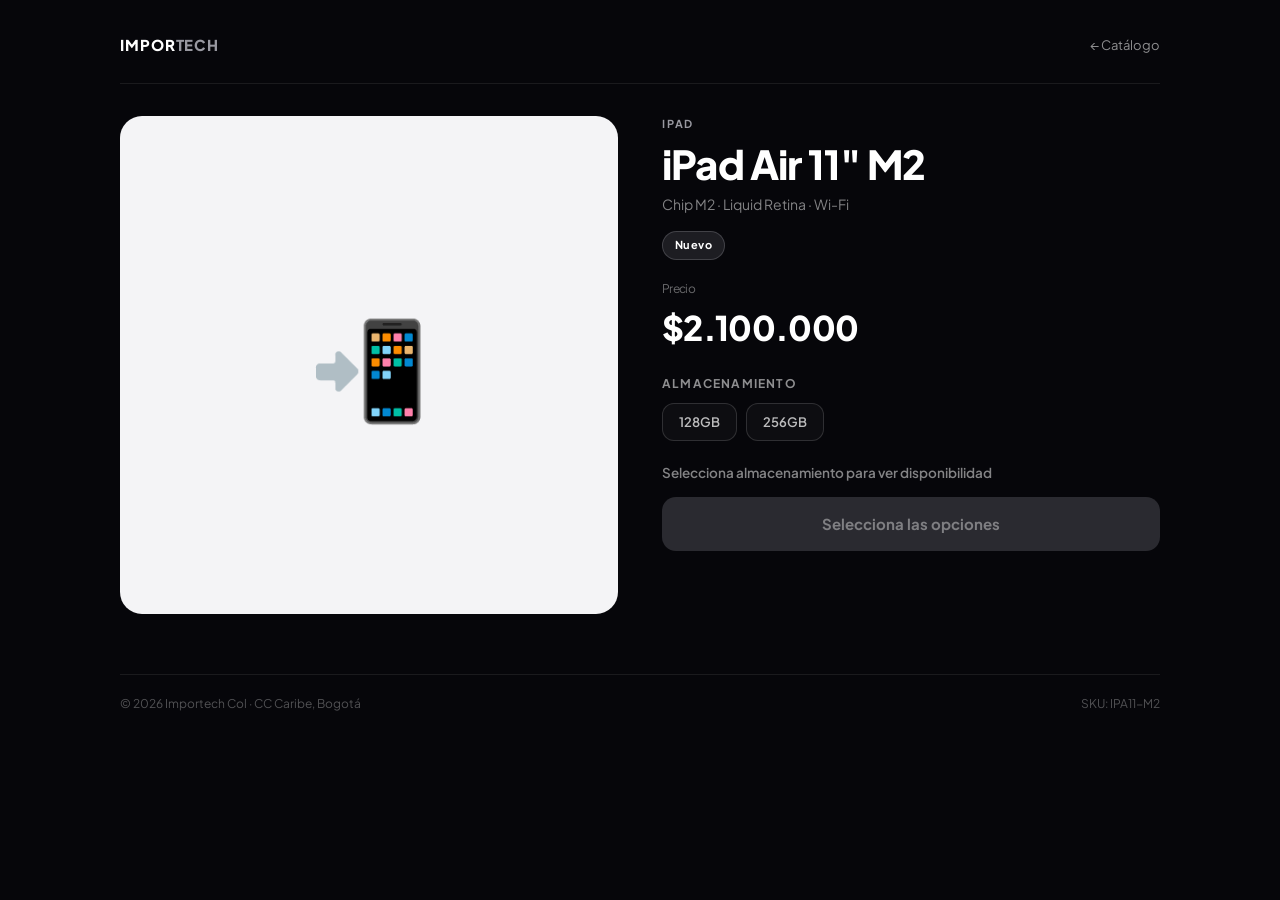
<file: producto/ipad-air-11-m2.html>
<!DOCTYPE html>
<html lang="es">
<head>
<meta charset="UTF-8">
<meta name="viewport" content="width=device-width, initial-scale=1.0">
<!-- genPage replaces the tokens below with the product's real data -->
<title>iPad Air 11&quot; M2 Chip M2 · Liquid Retina · Wi-Fi · Importech</title>
<meta name="description" content="iPad Air 11&quot; M2 Nuevo en Importech Col — Chip M2 · Liquid Retina · Wi-Fi. Original con garantía. Bogotá, envíos a toda Colombia.">
<meta name="robots" content="index,follow">
<meta property="og:type" content="product">
<meta property="og:title" content="iPad Air 11&quot; M2 Chip M2 · Liquid Retina · Wi-Fi · Importech">
<meta property="og:description" content="iPad Air 11&quot; M2 Nuevo en Importech Col — Chip M2 · Liquid Retina · Wi-Fi. Original con garantía. Bogotá, envíos a toda Colombia.">
<meta property="og:image" content="https://daniel666674.github.io/IMPORTECH/assets/importech-logo.jpg">
<meta property="og:site_name" content="Importech Col">
<link rel="preconnect" href="https://fonts.googleapis.com">
<link href="https://fonts.googleapis.com/css2?family=Plus+Jakarta+Sans:wght@400;500;600;700;800&display=swap" rel="stylesheet">
<style>
:root{--blue:#9898a0;--blue-h:#6e6e76;--bg:#06060a;--card:#111115;--dborder:rgba(255,255,255,.08);--ok:#34c759;--warn:#ff9f0a}
*{margin:0;padding:0;box-sizing:border-box}
body{font-family:'Plus Jakarta Sans',system-ui,sans-serif;background:var(--bg);color:#fff;line-height:1.5}
a{color:inherit;text-decoration:none}
img{display:block;max-width:100%}
.wrap{max-width:1080px;margin:0 auto;padding:28px 20px 80px}
.top{display:flex;align-items:center;justify-content:space-between;padding:6px 0 26px;border-bottom:1px solid var(--dborder);margin-bottom:32px}
.brand{font-size:15px;font-weight:800;letter-spacing:.06em}
.brand span{color:var(--blue)}
.back{font-size:13px;color:rgba(255,255,255,.55)}
.grid{display:grid;grid-template-columns:1fr 1fr;gap:44px;align-items:start}
.gallery{background:#f4f4f6;border-radius:22px;aspect-ratio:1;display:flex;align-items:center;justify-content:center;padding:30px;overflow:hidden}
.gallery img{max-height:100%;object-fit:contain;filter:drop-shadow(0 16px 40px rgba(0,0,0,.18))}
.gallery .noimg{font-size:96px}
.eyebrow{font-size:11px;font-weight:700;letter-spacing:.16em;text-transform:uppercase;color:var(--blue);margin-bottom:10px}
h1{font-size:clamp(26px,4vw,40px);font-weight:800;letter-spacing:-.02em;line-height:1.1;margin-bottom:8px}
.spec{font-size:14px;color:rgba(255,255,255,.5);margin-bottom:16px}
.cond{display:inline-block;font-size:11px;font-weight:700;letter-spacing:.04em;padding:5px 12px;border-radius:20px;background:rgba(152,152,160,.16);border:1px solid rgba(152,152,160,.3);color:#fff;margin-bottom:20px}
.price{font-size:34px;font-weight:800;letter-spacing:-.02em;margin-bottom:4px}
.price small{display:block;font-size:12px;font-weight:400;color:rgba(255,255,255,.4);margin-bottom:4px}
.variant-block{margin:22px 0}
.variant-block h3{font-size:12px;font-weight:700;letter-spacing:.1em;text-transform:uppercase;color:rgba(255,255,255,.55);margin-bottom:10px}
.opts{display:flex;flex-wrap:wrap;gap:9px}
.opt{padding:10px 16px;border-radius:12px;border:1.5px solid rgba(255,255,255,.14);background:rgba(255,255,255,.03);color:rgba(255,255,255,.72);font-size:13px;font-weight:600;font-family:inherit;cursor:pointer;transition:all .18s}
.opt:hover{border-color:var(--blue)}
.opt.on{background:#fff;border-color:#fff;color:#111}
.opt.out{opacity:.4;text-decoration:line-through;cursor:not-allowed}
.avail{margin:18px 0 6px;font-size:13.5px;font-weight:600;min-height:20px}
.avail.ok{color:var(--ok)}
.avail.low{color:var(--warn)}
.avail.pick{color:rgba(255,255,255,.5)}
.avail.none{color:#ff5a5a}
.cta{display:flex;align-items:center;justify-content:center;gap:9px;width:100%;padding:16px;border-radius:14px;background:var(--ok);color:#fff;font-size:15px;font-weight:700;margin-top:14px;transition:all .2s}
.cta:hover{filter:brightness(1.06);transform:translateY(-1px)}
.cta.disabled{background:#2a2a30;color:rgba(255,255,255,.4);pointer-events:none}
.notes{margin-top:22px;font-size:13px;color:rgba(255,255,255,.45);line-height:1.7}
.foot{margin-top:60px;padding-top:20px;border-top:1px solid var(--dborder);font-size:12px;color:rgba(255,255,255,.3);display:flex;justify-content:space-between;flex-wrap:wrap;gap:8px}
@media(max-width:760px){.grid{grid-template-columns:1fr;gap:26px}}
</style>
</head>
<body>
<div class="wrap">
  <div class="top">
    <a class="brand" href="../index.html">IMPOR<span>TECH</span></a>
    <a class="back" href="../catalogo.html">← Catálogo</a>
  </div>

  <div class="grid">
    <div class="gallery" id="gallery"></div>
    <div class="detail">
      <div class="eyebrow" id="cat"></div>
      <h1 id="name"></h1>
      <div class="spec" id="spec"></div>
      <span class="cond" id="cond"></span>
      <div class="price"><small>Precio</small><span id="price"></span></div>

      <div id="variants"></div>

      <div class="avail pick" id="avail"></div>
      <a class="cta disabled" id="cta" href="#">Selecciona las opciones</a>

      <div class="notes" id="notes"></div>
    </div>
  </div>

  <div class="foot">
    <span>© <span id="yr"></span> Importech Col · CC Caribe, Bogotá</span>
    <span>SKU: <span id="sku"></span></span>
  </div>
</div>

<!-- Product record embedded at generation time (cost stripped). -->
<script>window.PRODUCT = {"slug":"ipad-air-11-m2","name":"iPad Air 11\" M2","category":"iPad","model":"MUWC3","spec":"Chip M2 · Liquid Retina · Wi-Fi","price":2100000,"sku":"IPA11-M2","condition":"Nuevo","notes":"","imgs":[],"storage":[{"label":"128GB","units":5},{"label":"256GB","units":3,"price":2500000}],"color":[],"published":true};</script>
<script src="../assets/js/store-core.js?v=3"></script>
<script>
(function () {
  var P = window.PRODUCT, SC = window.StoreCore;
  var WA = '573023232833';
  var sel = { storage: null, color: null };

  document.getElementById('yr').textContent = new Date().getFullYear();
  document.getElementById('cat').textContent = (P.brand ? P.brand + ' · ' : '') + P.category;
  document.getElementById('name').textContent = P.name;
  document.getElementById('spec').textContent = P.spec || '';
  document.getElementById('cond').textContent = P.condition || 'Nuevo';
  document.getElementById('sku').textContent = P.sku || '—';
  document.getElementById('notes').textContent = P.notes || '';

  var gal = document.getElementById('gallery');
  if (P.imgs && P.imgs.length) {
    var img = document.createElement('img');
    img.src = '../' + P.imgs[0]; img.alt = P.name;
    if (P.imgFit === 'cover') { img.style.objectFit = 'cover'; img.style.width = '100%'; img.style.height = '100%'; }
    gal.appendChild(img);
  } else {
    var emoji = { 'iPhone':'📱','iPad':'📲','Mac':'💻','Apple Watch':'⌚','AirPods':'🎧','Accesorios':'📦' };
    var d = document.createElement('div'); d.className = 'noimg';
    d.textContent = emoji[P.category] || '📦'; gal.appendChild(d);
  }

  var dims = SC.dimsOf(P);
  var vc = document.getElementById('variants');
  ['storage', 'color'].forEach(function (dim) {
    if (dims.indexOf(dim) === -1) return;
    var block = document.createElement('div'); block.className = 'variant-block';
    var h = document.createElement('h3');
    h.textContent = dim === 'storage' ? 'Almacenamiento' : 'Color';
    block.appendChild(h);
    var opts = document.createElement('div'); opts.className = 'opts';
    P[dim].forEach(function (row) {
      var b = document.createElement('button');
      b.className = 'opt' + ((row.units || 0) <= 0 ? ' out' : '');
      b.textContent = row.label;
      if ((row.units || 0) > 0) {
        b.addEventListener('click', function () {
          sel[dim] = (sel[dim] === row.label) ? null : row.label;
          render();
        });
      }
      b.dataset.dim = dim; b.dataset.label = row.label;
      opts.appendChild(b);
    });
    block.appendChild(opts); vc.appendChild(block);
  });

  function render() {
    document.querySelectorAll('.opt').forEach(function (b) {
      if (b.classList.contains('out')) return;
      b.classList.toggle('on', sel[b.dataset.dim] === b.dataset.label);
    });
    document.getElementById('price').textContent = SC.fmtCOP(SC.unitPrice(P, sel));

    var av = SC.availability(P, sel);
    var el = document.getElementById('avail');
    var cta = document.getElementById('cta');
    el.className = 'avail';
    if (!av.ready) {
      var names = av.need.map(function (d) { return d === 'storage' ? 'almacenamiento' : 'color'; });
      el.classList.add('pick');
      el.textContent = 'Selecciona ' + names.join(' y ') + ' para ver disponibilidad';
      cta.classList.add('disabled'); cta.textContent = 'Selecciona las opciones';
      cta.removeAttribute('href');
      return;
    }
    if (av.units === null) {
      el.classList.add('ok'); el.textContent = 'Disponible — consulta stock';
    } else if (av.units <= 0) {
      el.classList.add('none'); el.textContent = 'Agotado en esta combinación';
      cta.classList.add('disabled'); cta.textContent = 'Agotado';
      cta.removeAttribute('href'); return;
    } else if (av.units <= 3) {
      el.classList.add('low'); el.textContent = '⚡ Solo ' + av.units + ' disponibles';
    } else {
      el.classList.add('ok'); el.textContent = '✓ ' + av.units + ' disponibles';
    }

    var parts = [P.name];
    if (sel.storage) parts.push(sel.storage);
    if (sel.color) parts.push(sel.color);
    var msg = 'Hola Importech, me interesa el ' + parts.join(' · ') +
              ' (' + SC.fmtCOP(SC.unitPrice(P, sel)) + '). ¿Está disponible?';
    cta.classList.remove('disabled');
    cta.textContent = 'Comprar por WhatsApp';
    cta.href = 'https://wa.me/' + WA + '?text=' + encodeURIComponent(msg);
  }
  render();
})();
</script>
</body>
</html>
</file>
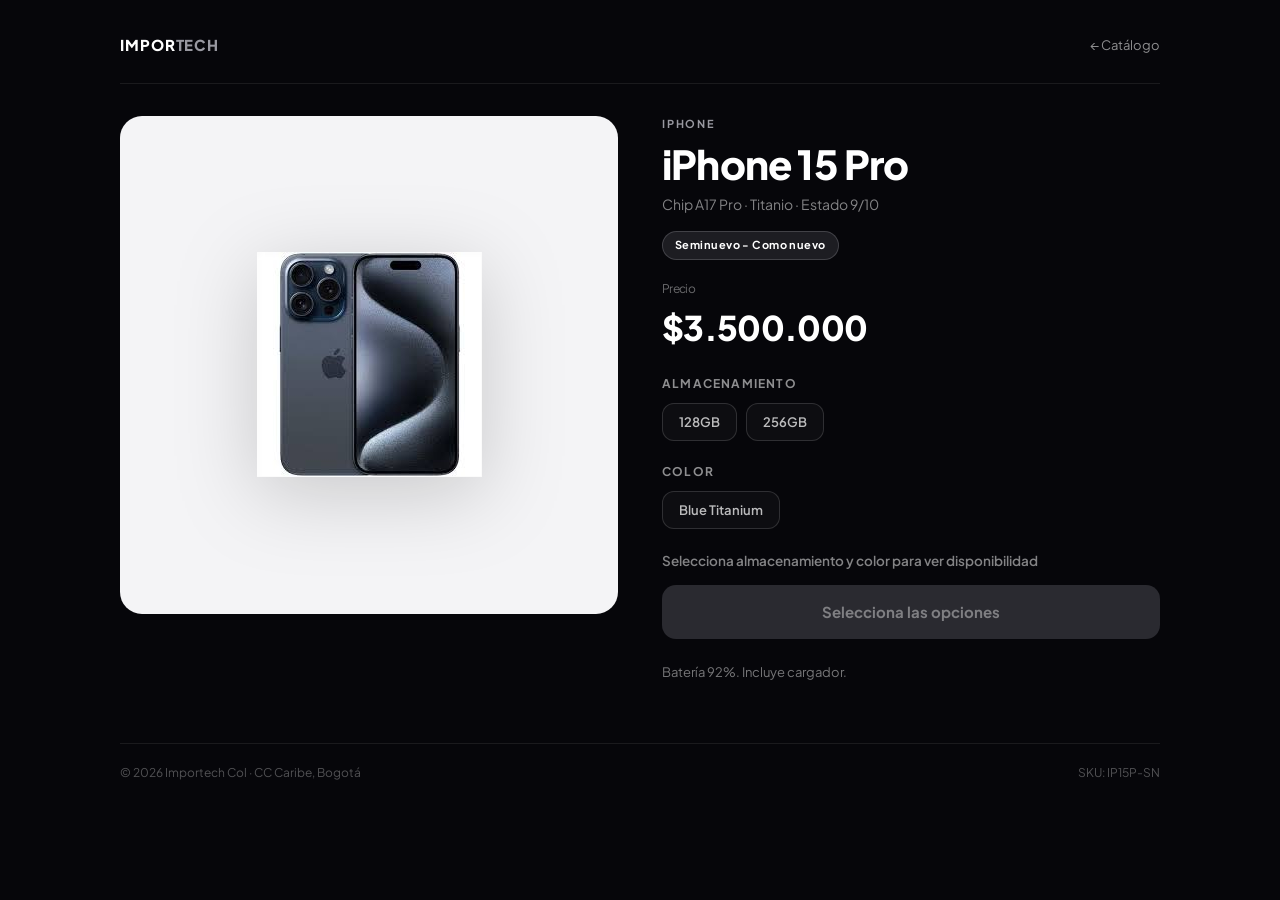
<file: producto/iphone-15-pro.html>
<!DOCTYPE html>
<html lang="es">
<head>
<meta charset="UTF-8">
<meta name="viewport" content="width=device-width, initial-scale=1.0">
<!-- genPage replaces the tokens below with the product's real data -->
<title>iPhone 15 Pro Chip A17 Pro · Titanio · Estado 9/10 · Importech</title>
<meta name="description" content="iPhone 15 Pro Seminuevo - Como nuevo en Importech Col — Chip A17 Pro · Titanio · Estado 9/10. Original con garantía. Bogotá, envíos a toda Colombia.">
<meta name="robots" content="index,follow">
<meta property="og:type" content="product">
<meta property="og:title" content="iPhone 15 Pro Chip A17 Pro · Titanio · Estado 9/10 · Importech">
<meta property="og:description" content="iPhone 15 Pro Seminuevo - Como nuevo en Importech Col — Chip A17 Pro · Titanio · Estado 9/10. Original con garantía. Bogotá, envíos a toda Colombia.">
<meta property="og:image" content="https://daniel666674.github.io/IMPORTECH/assets/products/iphone-15-pro-blue-titanium.jpg">
<meta property="og:site_name" content="Importech Col">
<link rel="preconnect" href="https://fonts.googleapis.com">
<link href="https://fonts.googleapis.com/css2?family=Plus+Jakarta+Sans:wght@400;500;600;700;800&display=swap" rel="stylesheet">
<style>
:root{--blue:#9898a0;--blue-h:#6e6e76;--bg:#06060a;--card:#111115;--dborder:rgba(255,255,255,.08);--ok:#34c759;--warn:#ff9f0a}
*{margin:0;padding:0;box-sizing:border-box}
body{font-family:'Plus Jakarta Sans',system-ui,sans-serif;background:var(--bg);color:#fff;line-height:1.5}
a{color:inherit;text-decoration:none}
img{display:block;max-width:100%}
.wrap{max-width:1080px;margin:0 auto;padding:28px 20px 80px}
.top{display:flex;align-items:center;justify-content:space-between;padding:6px 0 26px;border-bottom:1px solid var(--dborder);margin-bottom:32px}
.brand{font-size:15px;font-weight:800;letter-spacing:.06em}
.brand span{color:var(--blue)}
.back{font-size:13px;color:rgba(255,255,255,.55)}
.grid{display:grid;grid-template-columns:1fr 1fr;gap:44px;align-items:start}
.gallery{background:#f4f4f6;border-radius:22px;aspect-ratio:1;display:flex;align-items:center;justify-content:center;padding:30px;overflow:hidden}
.gallery img{max-height:100%;object-fit:contain;filter:drop-shadow(0 16px 40px rgba(0,0,0,.18))}
.gallery .noimg{font-size:96px}
.eyebrow{font-size:11px;font-weight:700;letter-spacing:.16em;text-transform:uppercase;color:var(--blue);margin-bottom:10px}
h1{font-size:clamp(26px,4vw,40px);font-weight:800;letter-spacing:-.02em;line-height:1.1;margin-bottom:8px}
.spec{font-size:14px;color:rgba(255,255,255,.5);margin-bottom:16px}
.cond{display:inline-block;font-size:11px;font-weight:700;letter-spacing:.04em;padding:5px 12px;border-radius:20px;background:rgba(152,152,160,.16);border:1px solid rgba(152,152,160,.3);color:#fff;margin-bottom:20px}
.price{font-size:34px;font-weight:800;letter-spacing:-.02em;margin-bottom:4px}
.price small{display:block;font-size:12px;font-weight:400;color:rgba(255,255,255,.4);margin-bottom:4px}
.variant-block{margin:22px 0}
.variant-block h3{font-size:12px;font-weight:700;letter-spacing:.1em;text-transform:uppercase;color:rgba(255,255,255,.55);margin-bottom:10px}
.opts{display:flex;flex-wrap:wrap;gap:9px}
.opt{padding:10px 16px;border-radius:12px;border:1.5px solid rgba(255,255,255,.14);background:rgba(255,255,255,.03);color:rgba(255,255,255,.72);font-size:13px;font-weight:600;font-family:inherit;cursor:pointer;transition:all .18s}
.opt:hover{border-color:var(--blue)}
.opt.on{background:#fff;border-color:#fff;color:#111}
.opt.out{opacity:.4;text-decoration:line-through;cursor:not-allowed}
.avail{margin:18px 0 6px;font-size:13.5px;font-weight:600;min-height:20px}
.avail.ok{color:var(--ok)}
.avail.low{color:var(--warn)}
.avail.pick{color:rgba(255,255,255,.5)}
.avail.none{color:#ff5a5a}
.cta{display:flex;align-items:center;justify-content:center;gap:9px;width:100%;padding:16px;border-radius:14px;background:var(--ok);color:#fff;font-size:15px;font-weight:700;margin-top:14px;transition:all .2s}
.cta:hover{filter:brightness(1.06);transform:translateY(-1px)}
.cta.disabled{background:#2a2a30;color:rgba(255,255,255,.4);pointer-events:none}
.notes{margin-top:22px;font-size:13px;color:rgba(255,255,255,.45);line-height:1.7}
.foot{margin-top:60px;padding-top:20px;border-top:1px solid var(--dborder);font-size:12px;color:rgba(255,255,255,.3);display:flex;justify-content:space-between;flex-wrap:wrap;gap:8px}
@media(max-width:760px){.grid{grid-template-columns:1fr;gap:26px}}
</style>
</head>
<body>
<div class="wrap">
  <div class="top">
    <a class="brand" href="../index.html">IMPOR<span>TECH</span></a>
    <a class="back" href="../catalogo.html">← Catálogo</a>
  </div>

  <div class="grid">
    <div class="gallery" id="gallery"></div>
    <div class="detail">
      <div class="eyebrow" id="cat"></div>
      <h1 id="name"></h1>
      <div class="spec" id="spec"></div>
      <span class="cond" id="cond"></span>
      <div class="price"><small>Precio</small><span id="price"></span></div>

      <div id="variants"></div>

      <div class="avail pick" id="avail"></div>
      <a class="cta disabled" id="cta" href="#">Selecciona las opciones</a>

      <div class="notes" id="notes"></div>
    </div>
  </div>

  <div class="foot">
    <span>© <span id="yr"></span> Importech Col · CC Caribe, Bogotá</span>
    <span>SKU: <span id="sku"></span></span>
  </div>
</div>

<!-- Product record embedded at generation time (cost stripped). -->
<script>window.PRODUCT = {"slug":"iphone-15-pro","name":"iPhone 15 Pro","category":"iPhone","model":"A2848","spec":"Chip A17 Pro · Titanio · Estado 9/10","price":3500000,"sku":"IP15P-SN","condition":"Seminuevo - Como nuevo","notes":"Batería 92%. Incluye cargador.","imgs":["assets/products/iphone-15-pro-blue-titanium.jpg"],"storage":[{"label":"128GB","units":2},{"label":"256GB","units":1,"price":3900000}],"color":[{"label":"Blue Titanium","units":3}],"published":true};</script>
<script src="../assets/js/store-core.js?v=3"></script>
<script>
(function () {
  var P = window.PRODUCT, SC = window.StoreCore;
  var WA = '573023232833';
  var sel = { storage: null, color: null };

  document.getElementById('yr').textContent = new Date().getFullYear();
  document.getElementById('cat').textContent = (P.brand ? P.brand + ' · ' : '') + P.category;
  document.getElementById('name').textContent = P.name;
  document.getElementById('spec').textContent = P.spec || '';
  document.getElementById('cond').textContent = P.condition || 'Nuevo';
  document.getElementById('sku').textContent = P.sku || '—';
  document.getElementById('notes').textContent = P.notes || '';

  var gal = document.getElementById('gallery');
  if (P.imgs && P.imgs.length) {
    var img = document.createElement('img');
    img.src = '../' + P.imgs[0]; img.alt = P.name;
    if (P.imgFit === 'cover') { img.style.objectFit = 'cover'; img.style.width = '100%'; img.style.height = '100%'; }
    gal.appendChild(img);
  } else {
    var emoji = { 'iPhone':'📱','iPad':'📲','Mac':'💻','Apple Watch':'⌚','AirPods':'🎧','Accesorios':'📦' };
    var d = document.createElement('div'); d.className = 'noimg';
    d.textContent = emoji[P.category] || '📦'; gal.appendChild(d);
  }

  var dims = SC.dimsOf(P);
  var vc = document.getElementById('variants');
  ['storage', 'color'].forEach(function (dim) {
    if (dims.indexOf(dim) === -1) return;
    var block = document.createElement('div'); block.className = 'variant-block';
    var h = document.createElement('h3');
    h.textContent = dim === 'storage' ? 'Almacenamiento' : 'Color';
    block.appendChild(h);
    var opts = document.createElement('div'); opts.className = 'opts';
    P[dim].forEach(function (row) {
      var b = document.createElement('button');
      b.className = 'opt' + ((row.units || 0) <= 0 ? ' out' : '');
      b.textContent = row.label;
      if ((row.units || 0) > 0) {
        b.addEventListener('click', function () {
          sel[dim] = (sel[dim] === row.label) ? null : row.label;
          render();
        });
      }
      b.dataset.dim = dim; b.dataset.label = row.label;
      opts.appendChild(b);
    });
    block.appendChild(opts); vc.appendChild(block);
  });

  function render() {
    document.querySelectorAll('.opt').forEach(function (b) {
      if (b.classList.contains('out')) return;
      b.classList.toggle('on', sel[b.dataset.dim] === b.dataset.label);
    });
    document.getElementById('price').textContent = SC.fmtCOP(SC.unitPrice(P, sel));

    var av = SC.availability(P, sel);
    var el = document.getElementById('avail');
    var cta = document.getElementById('cta');
    el.className = 'avail';
    if (!av.ready) {
      var names = av.need.map(function (d) { return d === 'storage' ? 'almacenamiento' : 'color'; });
      el.classList.add('pick');
      el.textContent = 'Selecciona ' + names.join(' y ') + ' para ver disponibilidad';
      cta.classList.add('disabled'); cta.textContent = 'Selecciona las opciones';
      cta.removeAttribute('href');
      return;
    }
    if (av.units === null) {
      el.classList.add('ok'); el.textContent = 'Disponible — consulta stock';
    } else if (av.units <= 0) {
      el.classList.add('none'); el.textContent = 'Agotado en esta combinación';
      cta.classList.add('disabled'); cta.textContent = 'Agotado';
      cta.removeAttribute('href'); return;
    } else if (av.units <= 3) {
      el.classList.add('low'); el.textContent = '⚡ Solo ' + av.units + ' disponibles';
    } else {
      el.classList.add('ok'); el.textContent = '✓ ' + av.units + ' disponibles';
    }

    var parts = [P.name];
    if (sel.storage) parts.push(sel.storage);
    if (sel.color) parts.push(sel.color);
    var msg = 'Hola Importech, me interesa el ' + parts.join(' · ') +
              ' (' + SC.fmtCOP(SC.unitPrice(P, sel)) + '). ¿Está disponible?';
    cta.classList.remove('disabled');
    cta.textContent = 'Comprar por WhatsApp';
    cta.href = 'https://wa.me/' + WA + '?text=' + encodeURIComponent(msg);
  }
  render();
})();
</script>
</body>
</html>
</file>
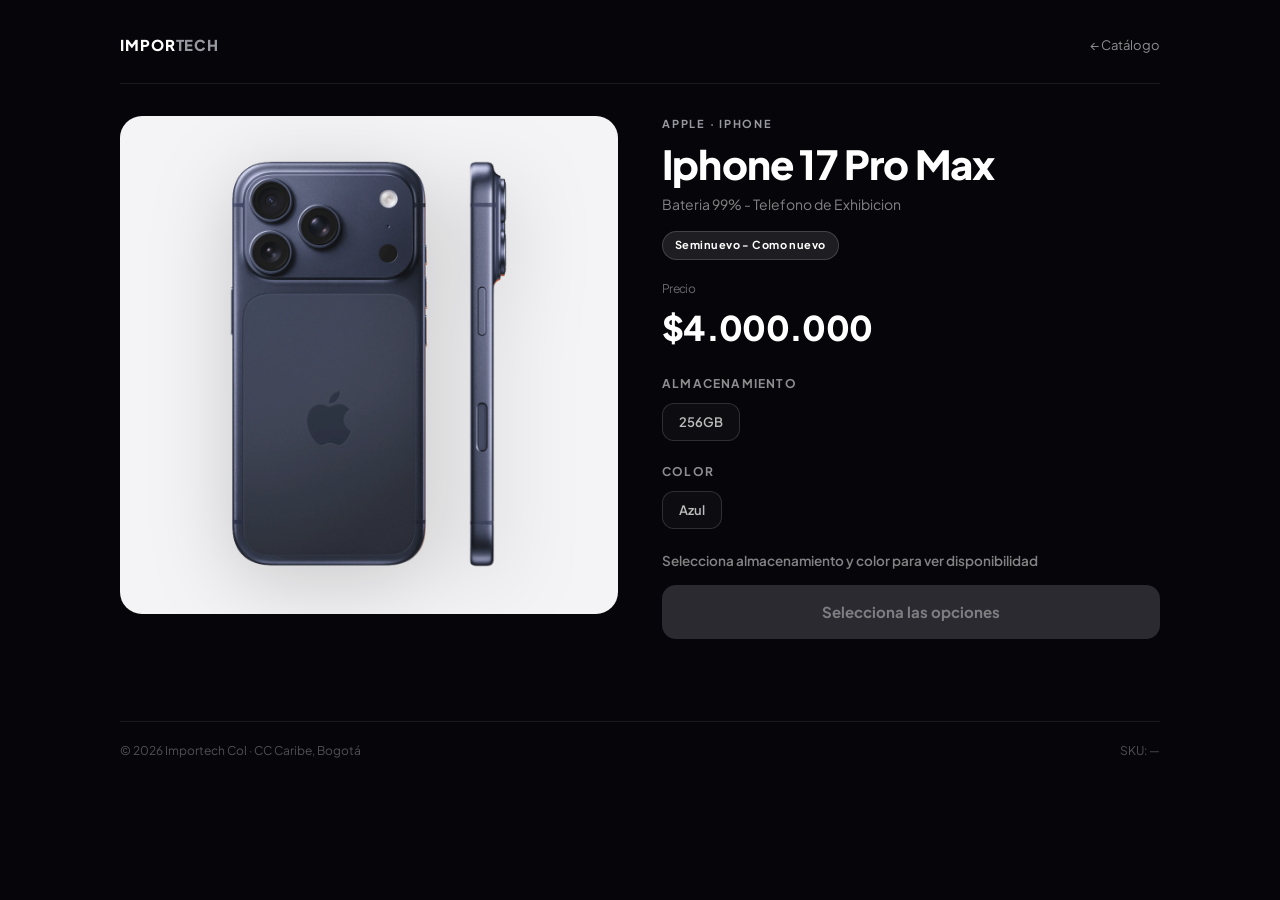
<file: producto/iphone-17-pro-max.html>
<!DOCTYPE html>
<html lang="es">
<head>
<meta charset="UTF-8">
<meta name="viewport" content="width=device-width, initial-scale=1.0">
<!-- genPage replaces the tokens below with the product's real data -->
<title>Iphone 17 Pro Max Bateria 99% - Telefono de Exhibicion · Importech</title>
<meta name="description" content="Iphone 17 Pro Max Seminuevo - Como nuevo en Importech Col — Bateria 99% - Telefono de Exhibicion. Original con garantía. Bogotá, envíos a toda Colombia.">
<meta name="robots" content="index,follow">
<meta property="og:type" content="product">
<meta property="og:title" content="Iphone 17 Pro Max Bateria 99% - Telefono de Exhibicion · Importech">
<meta property="og:description" content="Iphone 17 Pro Max Seminuevo - Como nuevo en Importech Col — Bateria 99% - Telefono de Exhibicion. Original con garantía. Bogotá, envíos a toda Colombia.">
<meta property="og:image" content="https://daniel666674.github.io/IMPORTECH/assets/products/celular-appe-iphone-17-pro-max-azul-3.png">
<meta property="og:site_name" content="Importech Col">
<link rel="preconnect" href="https://fonts.googleapis.com">
<link href="https://fonts.googleapis.com/css2?family=Plus+Jakarta+Sans:wght@400;500;600;700;800&display=swap" rel="stylesheet">
<style>
:root{--blue:#9898a0;--blue-h:#6e6e76;--bg:#06060a;--card:#111115;--dborder:rgba(255,255,255,.08);--ok:#34c759;--warn:#ff9f0a}
*{margin:0;padding:0;box-sizing:border-box}
body{font-family:'Plus Jakarta Sans',system-ui,sans-serif;background:var(--bg);color:#fff;line-height:1.5}
a{color:inherit;text-decoration:none}
img{display:block;max-width:100%}
.wrap{max-width:1080px;margin:0 auto;padding:28px 20px 80px}
.top{display:flex;align-items:center;justify-content:space-between;padding:6px 0 26px;border-bottom:1px solid var(--dborder);margin-bottom:32px}
.brand{font-size:15px;font-weight:800;letter-spacing:.06em}
.brand span{color:var(--blue)}
.back{font-size:13px;color:rgba(255,255,255,.55)}
.grid{display:grid;grid-template-columns:1fr 1fr;gap:44px;align-items:start}
.gallery{background:#f4f4f6;border-radius:22px;aspect-ratio:1;display:flex;align-items:center;justify-content:center;padding:30px;overflow:hidden}
.gallery img{max-height:100%;object-fit:contain;filter:drop-shadow(0 16px 40px rgba(0,0,0,.18))}
.gallery .noimg{font-size:96px}
.eyebrow{font-size:11px;font-weight:700;letter-spacing:.16em;text-transform:uppercase;color:var(--blue);margin-bottom:10px}
h1{font-size:clamp(26px,4vw,40px);font-weight:800;letter-spacing:-.02em;line-height:1.1;margin-bottom:8px}
.spec{font-size:14px;color:rgba(255,255,255,.5);margin-bottom:16px}
.cond{display:inline-block;font-size:11px;font-weight:700;letter-spacing:.04em;padding:5px 12px;border-radius:20px;background:rgba(152,152,160,.16);border:1px solid rgba(152,152,160,.3);color:#fff;margin-bottom:20px}
.price{font-size:34px;font-weight:800;letter-spacing:-.02em;margin-bottom:4px}
.price small{display:block;font-size:12px;font-weight:400;color:rgba(255,255,255,.4);margin-bottom:4px}
.variant-block{margin:22px 0}
.variant-block h3{font-size:12px;font-weight:700;letter-spacing:.1em;text-transform:uppercase;color:rgba(255,255,255,.55);margin-bottom:10px}
.opts{display:flex;flex-wrap:wrap;gap:9px}
.opt{padding:10px 16px;border-radius:12px;border:1.5px solid rgba(255,255,255,.14);background:rgba(255,255,255,.03);color:rgba(255,255,255,.72);font-size:13px;font-weight:600;font-family:inherit;cursor:pointer;transition:all .18s}
.opt:hover{border-color:var(--blue)}
.opt.on{background:#fff;border-color:#fff;color:#111}
.opt.out{opacity:.4;text-decoration:line-through;cursor:not-allowed}
.avail{margin:18px 0 6px;font-size:13.5px;font-weight:600;min-height:20px}
.avail.ok{color:var(--ok)}
.avail.low{color:var(--warn)}
.avail.pick{color:rgba(255,255,255,.5)}
.avail.none{color:#ff5a5a}
.cta{display:flex;align-items:center;justify-content:center;gap:9px;width:100%;padding:16px;border-radius:14px;background:var(--ok);color:#fff;font-size:15px;font-weight:700;margin-top:14px;transition:all .2s}
.cta:hover{filter:brightness(1.06);transform:translateY(-1px)}
.cta.disabled{background:#2a2a30;color:rgba(255,255,255,.4);pointer-events:none}
.notes{margin-top:22px;font-size:13px;color:rgba(255,255,255,.45);line-height:1.7}
.foot{margin-top:60px;padding-top:20px;border-top:1px solid var(--dborder);font-size:12px;color:rgba(255,255,255,.3);display:flex;justify-content:space-between;flex-wrap:wrap;gap:8px}
@media(max-width:760px){.grid{grid-template-columns:1fr;gap:26px}}
</style>
</head>
<body>
<div class="wrap">
  <div class="top">
    <a class="brand" href="../index.html">IMPOR<span>TECH</span></a>
    <a class="back" href="../catalogo.html">← Catálogo</a>
  </div>

  <div class="grid">
    <div class="gallery" id="gallery"></div>
    <div class="detail">
      <div class="eyebrow" id="cat"></div>
      <h1 id="name"></h1>
      <div class="spec" id="spec"></div>
      <span class="cond" id="cond"></span>
      <div class="price"><small>Precio</small><span id="price"></span></div>

      <div id="variants"></div>

      <div class="avail pick" id="avail"></div>
      <a class="cta disabled" id="cta" href="#">Selecciona las opciones</a>

      <div class="notes" id="notes"></div>
    </div>
  </div>

  <div class="foot">
    <span>© <span id="yr"></span> Importech Col · CC Caribe, Bogotá</span>
    <span>SKU: <span id="sku"></span></span>
  </div>
</div>

<!-- Product record embedded at generation time (cost stripped). -->
<script>window.PRODUCT = {"name":"Iphone 17 Pro Max","brand":"Apple","category":"iPhone","model":"A34234","spec":"Bateria 99% - Telefono de Exhibicion","price":4000000,"sku":"","condition":"Seminuevo - Como nuevo","notes":"","imgs":["assets/products/celular-appe-iphone-17-pro-max-azul-3.png"],"storage":[{"label":"256GB","units":3,"price":4000000}],"color":[{"label":"Azul","units":3,"price":4000000}],"published":true,"tag":"TOP","imgFit":"contain","slug":"iphone-17-pro-max"};</script>
<script src="../assets/js/store-core.js?v=3"></script>
<script>
(function () {
  var P = window.PRODUCT, SC = window.StoreCore;
  var WA = '573023232833';
  var sel = { storage: null, color: null };

  document.getElementById('yr').textContent = new Date().getFullYear();
  document.getElementById('cat').textContent = (P.brand ? P.brand + ' · ' : '') + P.category;
  document.getElementById('name').textContent = P.name;
  document.getElementById('spec').textContent = P.spec || '';
  document.getElementById('cond').textContent = P.condition || 'Nuevo';
  document.getElementById('sku').textContent = P.sku || '—';
  document.getElementById('notes').textContent = P.notes || '';

  var gal = document.getElementById('gallery');
  if (P.imgs && P.imgs.length) {
    var img = document.createElement('img');
    img.src = '../' + P.imgs[0]; img.alt = P.name;
    if (P.imgFit === 'cover') { img.style.objectFit = 'cover'; img.style.width = '100%'; img.style.height = '100%'; }
    gal.appendChild(img);
  } else {
    var emoji = { 'iPhone':'📱','iPad':'📲','Mac':'💻','Apple Watch':'⌚','AirPods':'🎧','Accesorios':'📦' };
    var d = document.createElement('div'); d.className = 'noimg';
    d.textContent = emoji[P.category] || '📦'; gal.appendChild(d);
  }

  var dims = SC.dimsOf(P);
  var vc = document.getElementById('variants');
  ['storage', 'color'].forEach(function (dim) {
    if (dims.indexOf(dim) === -1) return;
    var block = document.createElement('div'); block.className = 'variant-block';
    var h = document.createElement('h3');
    h.textContent = dim === 'storage' ? 'Almacenamiento' : 'Color';
    block.appendChild(h);
    var opts = document.createElement('div'); opts.className = 'opts';
    P[dim].forEach(function (row) {
      var b = document.createElement('button');
      b.className = 'opt' + ((row.units || 0) <= 0 ? ' out' : '');
      b.textContent = row.label;
      if ((row.units || 0) > 0) {
        b.addEventListener('click', function () {
          sel[dim] = (sel[dim] === row.label) ? null : row.label;
          render();
        });
      }
      b.dataset.dim = dim; b.dataset.label = row.label;
      opts.appendChild(b);
    });
    block.appendChild(opts); vc.appendChild(block);
  });

  function render() {
    document.querySelectorAll('.opt').forEach(function (b) {
      if (b.classList.contains('out')) return;
      b.classList.toggle('on', sel[b.dataset.dim] === b.dataset.label);
    });
    document.getElementById('price').textContent = SC.fmtCOP(SC.unitPrice(P, sel));

    var av = SC.availability(P, sel);
    var el = document.getElementById('avail');
    var cta = document.getElementById('cta');
    el.className = 'avail';
    if (!av.ready) {
      var names = av.need.map(function (d) { return d === 'storage' ? 'almacenamiento' : 'color'; });
      el.classList.add('pick');
      el.textContent = 'Selecciona ' + names.join(' y ') + ' para ver disponibilidad';
      cta.classList.add('disabled'); cta.textContent = 'Selecciona las opciones';
      cta.removeAttribute('href');
      return;
    }
    if (av.units === null) {
      el.classList.add('ok'); el.textContent = 'Disponible — consulta stock';
    } else if (av.units <= 0) {
      el.classList.add('none'); el.textContent = 'Agotado en esta combinación';
      cta.classList.add('disabled'); cta.textContent = 'Agotado';
      cta.removeAttribute('href'); return;
    } else if (av.units <= 3) {
      el.classList.add('low'); el.textContent = '⚡ Solo ' + av.units + ' disponibles';
    } else {
      el.classList.add('ok'); el.textContent = '✓ ' + av.units + ' disponibles';
    }

    var parts = [P.name];
    if (sel.storage) parts.push(sel.storage);
    if (sel.color) parts.push(sel.color);
    var msg = 'Hola Importech, me interesa el ' + parts.join(' · ') +
              ' (' + SC.fmtCOP(SC.unitPrice(P, sel)) + '). ¿Está disponible?';
    cta.classList.remove('disabled');
    cta.textContent = 'Comprar por WhatsApp';
    cta.href = 'https://wa.me/' + WA + '?text=' + encodeURIComponent(msg);
  }
  render();
})();
</script>
</body>
</html>
</file>
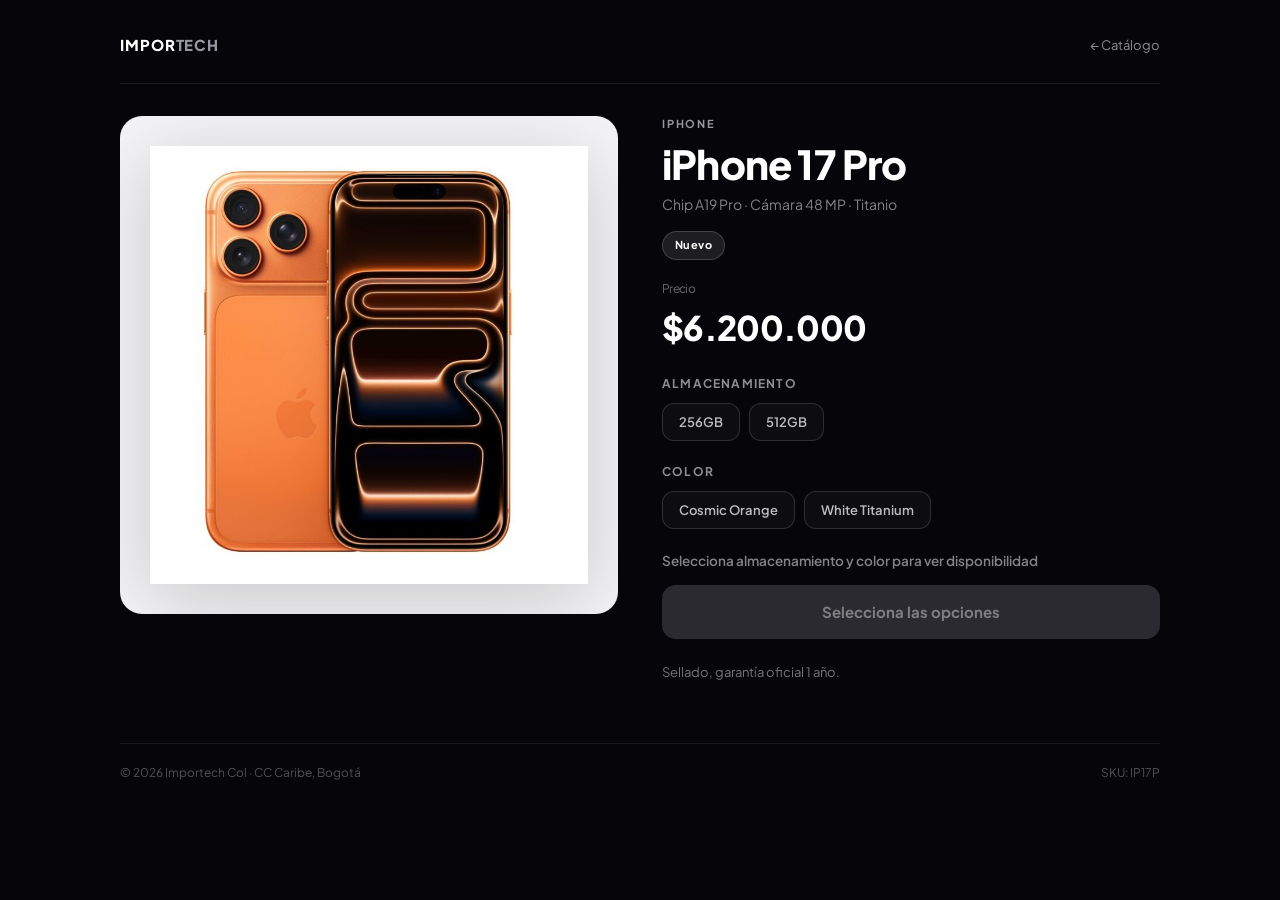
<file: producto/iphone-17-pro.html>
<!DOCTYPE html>
<html lang="es">
<head>
<meta charset="UTF-8">
<meta name="viewport" content="width=device-width, initial-scale=1.0">
<!-- genPage replaces the tokens below with the product's real data -->
<title>iPhone 17 Pro Chip A19 Pro · Cámara 48 MP · Titanio · Importech</title>
<meta name="description" content="iPhone 17 Pro Nuevo en Importech Col — Chip A19 Pro · Cámara 48 MP · Titanio. Original con garantía. Bogotá, envíos a toda Colombia.">
<meta name="robots" content="index,follow">
<meta property="og:type" content="product">
<meta property="og:title" content="iPhone 17 Pro Chip A19 Pro · Cámara 48 MP · Titanio · Importech">
<meta property="og:description" content="iPhone 17 Pro Nuevo en Importech Col — Chip A19 Pro · Cámara 48 MP · Titanio. Original con garantía. Bogotá, envíos a toda Colombia.">
<meta property="og:image" content="https://daniel666674.github.io/IMPORTECH/assets/products/iphone-17-pro-cosmic-orange.jpg">
<meta property="og:site_name" content="Importech Col">
<link rel="preconnect" href="https://fonts.googleapis.com">
<link href="https://fonts.googleapis.com/css2?family=Plus+Jakarta+Sans:wght@400;500;600;700;800&display=swap" rel="stylesheet">
<style>
:root{--blue:#9898a0;--blue-h:#6e6e76;--bg:#06060a;--card:#111115;--dborder:rgba(255,255,255,.08);--ok:#34c759;--warn:#ff9f0a}
*{margin:0;padding:0;box-sizing:border-box}
body{font-family:'Plus Jakarta Sans',system-ui,sans-serif;background:var(--bg);color:#fff;line-height:1.5}
a{color:inherit;text-decoration:none}
img{display:block;max-width:100%}
.wrap{max-width:1080px;margin:0 auto;padding:28px 20px 80px}
.top{display:flex;align-items:center;justify-content:space-between;padding:6px 0 26px;border-bottom:1px solid var(--dborder);margin-bottom:32px}
.brand{font-size:15px;font-weight:800;letter-spacing:.06em}
.brand span{color:var(--blue)}
.back{font-size:13px;color:rgba(255,255,255,.55)}
.grid{display:grid;grid-template-columns:1fr 1fr;gap:44px;align-items:start}
.gallery{background:#f4f4f6;border-radius:22px;aspect-ratio:1;display:flex;align-items:center;justify-content:center;padding:30px;overflow:hidden}
.gallery img{max-height:100%;object-fit:contain;filter:drop-shadow(0 16px 40px rgba(0,0,0,.18))}
.gallery .noimg{font-size:96px}
.eyebrow{font-size:11px;font-weight:700;letter-spacing:.16em;text-transform:uppercase;color:var(--blue);margin-bottom:10px}
h1{font-size:clamp(26px,4vw,40px);font-weight:800;letter-spacing:-.02em;line-height:1.1;margin-bottom:8px}
.spec{font-size:14px;color:rgba(255,255,255,.5);margin-bottom:16px}
.cond{display:inline-block;font-size:11px;font-weight:700;letter-spacing:.04em;padding:5px 12px;border-radius:20px;background:rgba(152,152,160,.16);border:1px solid rgba(152,152,160,.3);color:#fff;margin-bottom:20px}
.price{font-size:34px;font-weight:800;letter-spacing:-.02em;margin-bottom:4px}
.price small{display:block;font-size:12px;font-weight:400;color:rgba(255,255,255,.4);margin-bottom:4px}
.variant-block{margin:22px 0}
.variant-block h3{font-size:12px;font-weight:700;letter-spacing:.1em;text-transform:uppercase;color:rgba(255,255,255,.55);margin-bottom:10px}
.opts{display:flex;flex-wrap:wrap;gap:9px}
.opt{padding:10px 16px;border-radius:12px;border:1.5px solid rgba(255,255,255,.14);background:rgba(255,255,255,.03);color:rgba(255,255,255,.72);font-size:13px;font-weight:600;font-family:inherit;cursor:pointer;transition:all .18s}
.opt:hover{border-color:var(--blue)}
.opt.on{background:#fff;border-color:#fff;color:#111}
.opt.out{opacity:.4;text-decoration:line-through;cursor:not-allowed}
.avail{margin:18px 0 6px;font-size:13.5px;font-weight:600;min-height:20px}
.avail.ok{color:var(--ok)}
.avail.low{color:var(--warn)}
.avail.pick{color:rgba(255,255,255,.5)}
.avail.none{color:#ff5a5a}
.cta{display:flex;align-items:center;justify-content:center;gap:9px;width:100%;padding:16px;border-radius:14px;background:var(--ok);color:#fff;font-size:15px;font-weight:700;margin-top:14px;transition:all .2s}
.cta:hover{filter:brightness(1.06);transform:translateY(-1px)}
.cta.disabled{background:#2a2a30;color:rgba(255,255,255,.4);pointer-events:none}
.notes{margin-top:22px;font-size:13px;color:rgba(255,255,255,.45);line-height:1.7}
.foot{margin-top:60px;padding-top:20px;border-top:1px solid var(--dborder);font-size:12px;color:rgba(255,255,255,.3);display:flex;justify-content:space-between;flex-wrap:wrap;gap:8px}
@media(max-width:760px){.grid{grid-template-columns:1fr;gap:26px}}
</style>
</head>
<body>
<div class="wrap">
  <div class="top">
    <a class="brand" href="../index.html">IMPOR<span>TECH</span></a>
    <a class="back" href="../catalogo.html">← Catálogo</a>
  </div>

  <div class="grid">
    <div class="gallery" id="gallery"></div>
    <div class="detail">
      <div class="eyebrow" id="cat"></div>
      <h1 id="name"></h1>
      <div class="spec" id="spec"></div>
      <span class="cond" id="cond"></span>
      <div class="price"><small>Precio</small><span id="price"></span></div>

      <div id="variants"></div>

      <div class="avail pick" id="avail"></div>
      <a class="cta disabled" id="cta" href="#">Selecciona las opciones</a>

      <div class="notes" id="notes"></div>
    </div>
  </div>

  <div class="foot">
    <span>© <span id="yr"></span> Importech Col · CC Caribe, Bogotá</span>
    <span>SKU: <span id="sku"></span></span>
  </div>
</div>

<!-- Product record embedded at generation time (cost stripped). -->
<script>window.PRODUCT = {"slug":"iphone-17-pro","name":"iPhone 17 Pro","category":"iPhone","model":"A3421","spec":"Chip A19 Pro · Cámara 48 MP · Titanio","price":6200000,"sku":"IP17P","condition":"Nuevo","notes":"Sellado, garantía oficial 1 año.","imgs":["assets/products/iphone-17-pro-cosmic-orange.jpg","assets/products/iphone-17-pro-white-titanium.jpg"],"storage":[{"label":"256GB","units":3},{"label":"512GB","units":2,"price":6900000}],"color":[{"label":"Cosmic Orange","units":3},{"label":"White Titanium","units":2,"price":6300000}],"published":true};</script>
<script src="../assets/js/store-core.js?v=3"></script>
<script>
(function () {
  var P = window.PRODUCT, SC = window.StoreCore;
  var WA = '573023232833';
  var sel = { storage: null, color: null };

  document.getElementById('yr').textContent = new Date().getFullYear();
  document.getElementById('cat').textContent = (P.brand ? P.brand + ' · ' : '') + P.category;
  document.getElementById('name').textContent = P.name;
  document.getElementById('spec').textContent = P.spec || '';
  document.getElementById('cond').textContent = P.condition || 'Nuevo';
  document.getElementById('sku').textContent = P.sku || '—';
  document.getElementById('notes').textContent = P.notes || '';

  var gal = document.getElementById('gallery');
  if (P.imgs && P.imgs.length) {
    var img = document.createElement('img');
    img.src = '../' + P.imgs[0]; img.alt = P.name;
    if (P.imgFit === 'cover') { img.style.objectFit = 'cover'; img.style.width = '100%'; img.style.height = '100%'; }
    gal.appendChild(img);
  } else {
    var emoji = { 'iPhone':'📱','iPad':'📲','Mac':'💻','Apple Watch':'⌚','AirPods':'🎧','Accesorios':'📦' };
    var d = document.createElement('div'); d.className = 'noimg';
    d.textContent = emoji[P.category] || '📦'; gal.appendChild(d);
  }

  var dims = SC.dimsOf(P);
  var vc = document.getElementById('variants');
  ['storage', 'color'].forEach(function (dim) {
    if (dims.indexOf(dim) === -1) return;
    var block = document.createElement('div'); block.className = 'variant-block';
    var h = document.createElement('h3');
    h.textContent = dim === 'storage' ? 'Almacenamiento' : 'Color';
    block.appendChild(h);
    var opts = document.createElement('div'); opts.className = 'opts';
    P[dim].forEach(function (row) {
      var b = document.createElement('button');
      b.className = 'opt' + ((row.units || 0) <= 0 ? ' out' : '');
      b.textContent = row.label;
      if ((row.units || 0) > 0) {
        b.addEventListener('click', function () {
          sel[dim] = (sel[dim] === row.label) ? null : row.label;
          render();
        });
      }
      b.dataset.dim = dim; b.dataset.label = row.label;
      opts.appendChild(b);
    });
    block.appendChild(opts); vc.appendChild(block);
  });

  function render() {
    document.querySelectorAll('.opt').forEach(function (b) {
      if (b.classList.contains('out')) return;
      b.classList.toggle('on', sel[b.dataset.dim] === b.dataset.label);
    });
    document.getElementById('price').textContent = SC.fmtCOP(SC.unitPrice(P, sel));

    var av = SC.availability(P, sel);
    var el = document.getElementById('avail');
    var cta = document.getElementById('cta');
    el.className = 'avail';
    if (!av.ready) {
      var names = av.need.map(function (d) { return d === 'storage' ? 'almacenamiento' : 'color'; });
      el.classList.add('pick');
      el.textContent = 'Selecciona ' + names.join(' y ') + ' para ver disponibilidad';
      cta.classList.add('disabled'); cta.textContent = 'Selecciona las opciones';
      cta.removeAttribute('href');
      return;
    }
    if (av.units === null) {
      el.classList.add('ok'); el.textContent = 'Disponible — consulta stock';
    } else if (av.units <= 0) {
      el.classList.add('none'); el.textContent = 'Agotado en esta combinación';
      cta.classList.add('disabled'); cta.textContent = 'Agotado';
      cta.removeAttribute('href'); return;
    } else if (av.units <= 3) {
      el.classList.add('low'); el.textContent = '⚡ Solo ' + av.units + ' disponibles';
    } else {
      el.classList.add('ok'); el.textContent = '✓ ' + av.units + ' disponibles';
    }

    var parts = [P.name];
    if (sel.storage) parts.push(sel.storage);
    if (sel.color) parts.push(sel.color);
    var msg = 'Hola Importech, me interesa el ' + parts.join(' · ') +
              ' (' + SC.fmtCOP(SC.unitPrice(P, sel)) + '). ¿Está disponible?';
    cta.classList.remove('disabled');
    cta.textContent = 'Comprar por WhatsApp';
    cta.href = 'https://wa.me/' + WA + '?text=' + encodeURIComponent(msg);
  }
  render();
})();
</script>
</body>
</html>
</file>
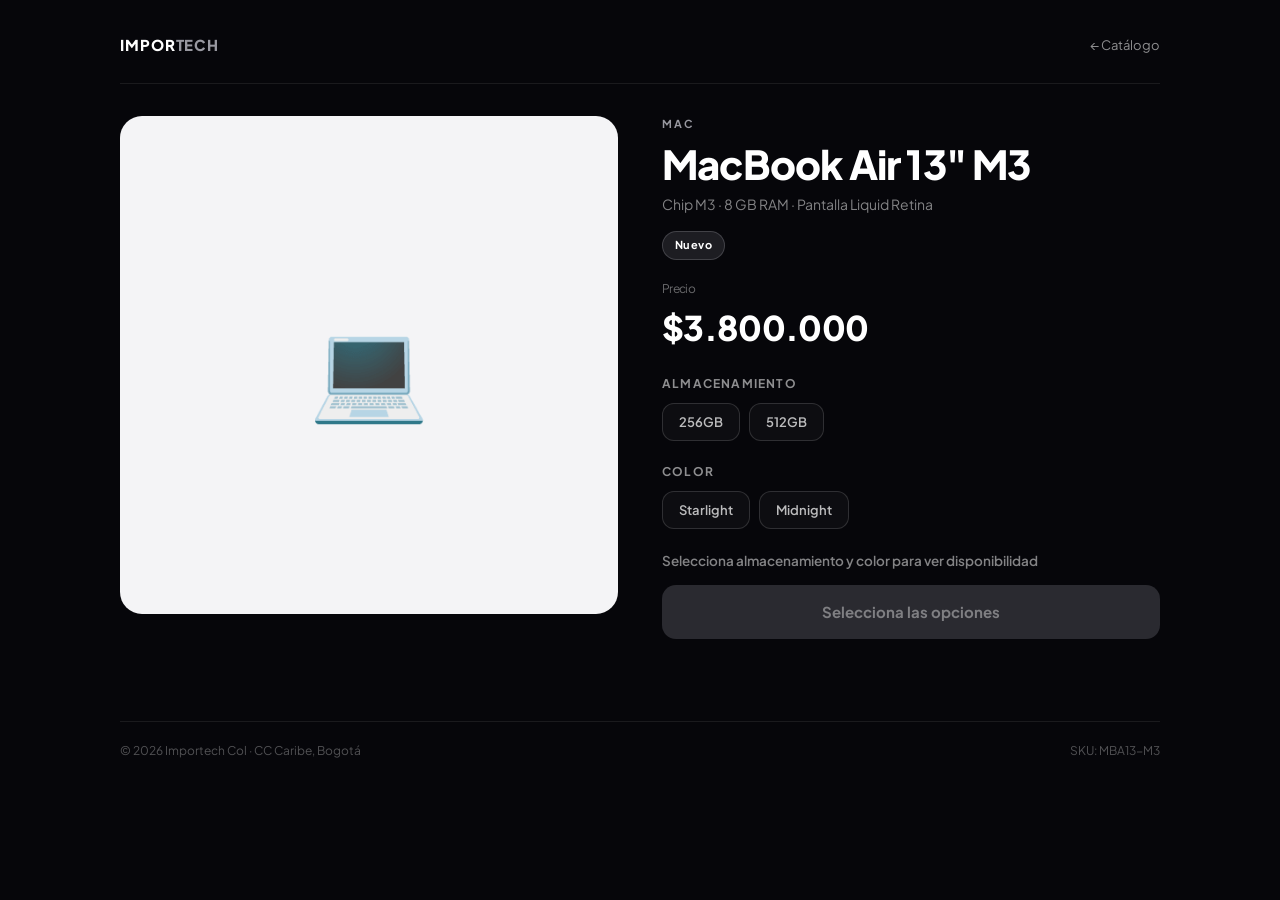
<file: producto/macbook-air-13-m3.html>
<!DOCTYPE html>
<html lang="es">
<head>
<meta charset="UTF-8">
<meta name="viewport" content="width=device-width, initial-scale=1.0">
<!-- genPage replaces the tokens below with the product's real data -->
<title>MacBook Air 13&quot; M3 Chip M3 · 8 GB RAM · Pantalla Liquid Retina · Importech</title>
<meta name="description" content="MacBook Air 13&quot; M3 Nuevo en Importech Col — Chip M3 · 8 GB RAM · Pantalla Liquid Retina. Original con garantía. Bogotá, envíos a toda Colombia.">
<meta name="robots" content="index,follow">
<meta property="og:type" content="product">
<meta property="og:title" content="MacBook Air 13&quot; M3 Chip M3 · 8 GB RAM · Pantalla Liquid Retina · Importech">
<meta property="og:description" content="MacBook Air 13&quot; M3 Nuevo en Importech Col — Chip M3 · 8 GB RAM · Pantalla Liquid Retina. Original con garantía. Bogotá, envíos a toda Colombia.">
<meta property="og:image" content="https://daniel666674.github.io/IMPORTECH/assets/importech-logo.jpg">
<meta property="og:site_name" content="Importech Col">
<link rel="preconnect" href="https://fonts.googleapis.com">
<link href="https://fonts.googleapis.com/css2?family=Plus+Jakarta+Sans:wght@400;500;600;700;800&display=swap" rel="stylesheet">
<style>
:root{--blue:#9898a0;--blue-h:#6e6e76;--bg:#06060a;--card:#111115;--dborder:rgba(255,255,255,.08);--ok:#34c759;--warn:#ff9f0a}
*{margin:0;padding:0;box-sizing:border-box}
body{font-family:'Plus Jakarta Sans',system-ui,sans-serif;background:var(--bg);color:#fff;line-height:1.5}
a{color:inherit;text-decoration:none}
img{display:block;max-width:100%}
.wrap{max-width:1080px;margin:0 auto;padding:28px 20px 80px}
.top{display:flex;align-items:center;justify-content:space-between;padding:6px 0 26px;border-bottom:1px solid var(--dborder);margin-bottom:32px}
.brand{font-size:15px;font-weight:800;letter-spacing:.06em}
.brand span{color:var(--blue)}
.back{font-size:13px;color:rgba(255,255,255,.55)}
.grid{display:grid;grid-template-columns:1fr 1fr;gap:44px;align-items:start}
.gallery{background:#f4f4f6;border-radius:22px;aspect-ratio:1;display:flex;align-items:center;justify-content:center;padding:30px;overflow:hidden}
.gallery img{max-height:100%;object-fit:contain;filter:drop-shadow(0 16px 40px rgba(0,0,0,.18))}
.gallery .noimg{font-size:96px}
.eyebrow{font-size:11px;font-weight:700;letter-spacing:.16em;text-transform:uppercase;color:var(--blue);margin-bottom:10px}
h1{font-size:clamp(26px,4vw,40px);font-weight:800;letter-spacing:-.02em;line-height:1.1;margin-bottom:8px}
.spec{font-size:14px;color:rgba(255,255,255,.5);margin-bottom:16px}
.cond{display:inline-block;font-size:11px;font-weight:700;letter-spacing:.04em;padding:5px 12px;border-radius:20px;background:rgba(152,152,160,.16);border:1px solid rgba(152,152,160,.3);color:#fff;margin-bottom:20px}
.price{font-size:34px;font-weight:800;letter-spacing:-.02em;margin-bottom:4px}
.price small{display:block;font-size:12px;font-weight:400;color:rgba(255,255,255,.4);margin-bottom:4px}
.variant-block{margin:22px 0}
.variant-block h3{font-size:12px;font-weight:700;letter-spacing:.1em;text-transform:uppercase;color:rgba(255,255,255,.55);margin-bottom:10px}
.opts{display:flex;flex-wrap:wrap;gap:9px}
.opt{padding:10px 16px;border-radius:12px;border:1.5px solid rgba(255,255,255,.14);background:rgba(255,255,255,.03);color:rgba(255,255,255,.72);font-size:13px;font-weight:600;font-family:inherit;cursor:pointer;transition:all .18s}
.opt:hover{border-color:var(--blue)}
.opt.on{background:#fff;border-color:#fff;color:#111}
.opt.out{opacity:.4;text-decoration:line-through;cursor:not-allowed}
.avail{margin:18px 0 6px;font-size:13.5px;font-weight:600;min-height:20px}
.avail.ok{color:var(--ok)}
.avail.low{color:var(--warn)}
.avail.pick{color:rgba(255,255,255,.5)}
.avail.none{color:#ff5a5a}
.cta{display:flex;align-items:center;justify-content:center;gap:9px;width:100%;padding:16px;border-radius:14px;background:var(--ok);color:#fff;font-size:15px;font-weight:700;margin-top:14px;transition:all .2s}
.cta:hover{filter:brightness(1.06);transform:translateY(-1px)}
.cta.disabled{background:#2a2a30;color:rgba(255,255,255,.4);pointer-events:none}
.notes{margin-top:22px;font-size:13px;color:rgba(255,255,255,.45);line-height:1.7}
.foot{margin-top:60px;padding-top:20px;border-top:1px solid var(--dborder);font-size:12px;color:rgba(255,255,255,.3);display:flex;justify-content:space-between;flex-wrap:wrap;gap:8px}
@media(max-width:760px){.grid{grid-template-columns:1fr;gap:26px}}
</style>
</head>
<body>
<div class="wrap">
  <div class="top">
    <a class="brand" href="../index.html">IMPOR<span>TECH</span></a>
    <a class="back" href="../catalogo.html">← Catálogo</a>
  </div>

  <div class="grid">
    <div class="gallery" id="gallery"></div>
    <div class="detail">
      <div class="eyebrow" id="cat"></div>
      <h1 id="name"></h1>
      <div class="spec" id="spec"></div>
      <span class="cond" id="cond"></span>
      <div class="price"><small>Precio</small><span id="price"></span></div>

      <div id="variants"></div>

      <div class="avail pick" id="avail"></div>
      <a class="cta disabled" id="cta" href="#">Selecciona las opciones</a>

      <div class="notes" id="notes"></div>
    </div>
  </div>

  <div class="foot">
    <span>© <span id="yr"></span> Importech Col · CC Caribe, Bogotá</span>
    <span>SKU: <span id="sku"></span></span>
  </div>
</div>

<!-- Product record embedded at generation time (cost stripped). -->
<script>window.PRODUCT = {"slug":"macbook-air-13-m3","name":"MacBook Air 13\" M3","category":"Mac","model":"MRXV3","spec":"Chip M3 · 8 GB RAM · Pantalla Liquid Retina","price":3800000,"sku":"MBA13-M3","condition":"Nuevo","notes":"","imgs":[],"storage":[{"label":"256GB","units":4},{"label":"512GB","units":2,"price":4600000}],"color":[{"label":"Starlight","units":3},{"label":"Midnight","units":3}],"published":true};</script>
<script src="../assets/js/store-core.js?v=3"></script>
<script>
(function () {
  var P = window.PRODUCT, SC = window.StoreCore;
  var WA = '573023232833';
  var sel = { storage: null, color: null };

  document.getElementById('yr').textContent = new Date().getFullYear();
  document.getElementById('cat').textContent = (P.brand ? P.brand + ' · ' : '') + P.category;
  document.getElementById('name').textContent = P.name;
  document.getElementById('spec').textContent = P.spec || '';
  document.getElementById('cond').textContent = P.condition || 'Nuevo';
  document.getElementById('sku').textContent = P.sku || '—';
  document.getElementById('notes').textContent = P.notes || '';

  var gal = document.getElementById('gallery');
  if (P.imgs && P.imgs.length) {
    var img = document.createElement('img');
    img.src = '../' + P.imgs[0]; img.alt = P.name;
    if (P.imgFit === 'cover') { img.style.objectFit = 'cover'; img.style.width = '100%'; img.style.height = '100%'; }
    gal.appendChild(img);
  } else {
    var emoji = { 'iPhone':'📱','iPad':'📲','Mac':'💻','Apple Watch':'⌚','AirPods':'🎧','Accesorios':'📦' };
    var d = document.createElement('div'); d.className = 'noimg';
    d.textContent = emoji[P.category] || '📦'; gal.appendChild(d);
  }

  var dims = SC.dimsOf(P);
  var vc = document.getElementById('variants');
  ['storage', 'color'].forEach(function (dim) {
    if (dims.indexOf(dim) === -1) return;
    var block = document.createElement('div'); block.className = 'variant-block';
    var h = document.createElement('h3');
    h.textContent = dim === 'storage' ? 'Almacenamiento' : 'Color';
    block.appendChild(h);
    var opts = document.createElement('div'); opts.className = 'opts';
    P[dim].forEach(function (row) {
      var b = document.createElement('button');
      b.className = 'opt' + ((row.units || 0) <= 0 ? ' out' : '');
      b.textContent = row.label;
      if ((row.units || 0) > 0) {
        b.addEventListener('click', function () {
          sel[dim] = (sel[dim] === row.label) ? null : row.label;
          render();
        });
      }
      b.dataset.dim = dim; b.dataset.label = row.label;
      opts.appendChild(b);
    });
    block.appendChild(opts); vc.appendChild(block);
  });

  function render() {
    document.querySelectorAll('.opt').forEach(function (b) {
      if (b.classList.contains('out')) return;
      b.classList.toggle('on', sel[b.dataset.dim] === b.dataset.label);
    });
    document.getElementById('price').textContent = SC.fmtCOP(SC.unitPrice(P, sel));

    var av = SC.availability(P, sel);
    var el = document.getElementById('avail');
    var cta = document.getElementById('cta');
    el.className = 'avail';
    if (!av.ready) {
      var names = av.need.map(function (d) { return d === 'storage' ? 'almacenamiento' : 'color'; });
      el.classList.add('pick');
      el.textContent = 'Selecciona ' + names.join(' y ') + ' para ver disponibilidad';
      cta.classList.add('disabled'); cta.textContent = 'Selecciona las opciones';
      cta.removeAttribute('href');
      return;
    }
    if (av.units === null) {
      el.classList.add('ok'); el.textContent = 'Disponible — consulta stock';
    } else if (av.units <= 0) {
      el.classList.add('none'); el.textContent = 'Agotado en esta combinación';
      cta.classList.add('disabled'); cta.textContent = 'Agotado';
      cta.removeAttribute('href'); return;
    } else if (av.units <= 3) {
      el.classList.add('low'); el.textContent = '⚡ Solo ' + av.units + ' disponibles';
    } else {
      el.classList.add('ok'); el.textContent = '✓ ' + av.units + ' disponibles';
    }

    var parts = [P.name];
    if (sel.storage) parts.push(sel.storage);
    if (sel.color) parts.push(sel.color);
    var msg = 'Hola Importech, me interesa el ' + parts.join(' · ') +
              ' (' + SC.fmtCOP(SC.unitPrice(P, sel)) + '). ¿Está disponible?';
    cta.classList.remove('disabled');
    cta.textContent = 'Comprar por WhatsApp';
    cta.href = 'https://wa.me/' + WA + '?text=' + encodeURIComponent(msg);
  }
  render();
})();
</script>
</body>
</html>
</file>
<file: assets/css/site.css>
/* ============================================================================
   site.css — SHARED styles across every real page of the site
   (index.html, catalogo.html, cambio.html, combos.html, resenas.html,
   producto/*.html partially). One file, one place to change the look.
   ============================================================================ */
:root{--blue:#9898a0;--blue-h:#6e6e76;--gold:#d4a017;--dark:#1d1d1f;--bg:#06060a;--card:#111115;--off:#f5f5f7;--dborder:rgba(255,255,255,.08);--nuevo:#34c759;--semi:#9898a0;--airpods:#0071e3}
*{margin:0;padding:0;box-sizing:border-box}html{scroll-behavior:smooth}
body{font-family:'Plus Jakarta Sans',sans-serif;background:var(--bg);color:#fff;overflow-x:hidden}
img{display:block}
a{color:inherit}

/* ── NAV ── */
nav{position:fixed;top:0;left:0;right:0;z-index:200;height:54px;display:flex;align-items:center;justify-content:space-between;padding:0 52px;background:rgba(6,6,10,.92);backdrop-filter:blur(20px) saturate(1.8);border-bottom:1px solid var(--dborder);box-shadow:0 1px 0 rgba(152,152,160,.08)}
.nav-logo{display:flex;align-items:center;gap:10px;text-decoration:none}
.logo-mark{width:36px;height:36px;border-radius:50%;overflow:hidden;flex-shrink:0}
.logo-mark img{width:36px;height:36px;border-radius:50%;object-fit:cover;display:block}
@keyframes chrome-sweep{0%{background-position:200% center}100%{background-position:-200% center}}
.nav-wordmark{font-size:15px;font-weight:800;letter-spacing:.06em;background:linear-gradient(90deg,rgba(200,200,210,.75) 0%,#fff 22%,rgba(255,255,255,1) 38%,rgba(205,205,215,1) 50%,rgba(255,255,255,1) 62%,#fff 78%,rgba(200,200,210,.75) 100%);background-size:300% auto;-webkit-background-clip:text;-webkit-text-fill-color:transparent;background-clip:text;animation:chrome-sweep 5s linear infinite}
.nav-sub{color:rgba(255,255,255,.38);font-weight:400;font-size:13px;margin-left:6px}
.nav-links{display:flex;align-items:center;gap:22px;list-style:none}
.nav-links a{color:rgba(255,255,255,.6);text-decoration:none;font-size:13px;font-weight:500;transition:color .2s}
.nav-links a:hover{color:#fff}
.nav-links a.active{color:#fff;position:relative}
.nav-links a.active::after{content:'';position:absolute;left:0;right:0;bottom:-17px;height:2px;background:var(--blue)}
.nav-cta{display:inline-flex;align-items:center;gap:6px;padding:7px 16px;border-radius:20px;background:var(--blue);color:#fff!important;font-size:13px!important;font-weight:600!important;text-decoration:none;transition:background .2s}
.nav-cta:hover{background:var(--blue-h)}
.cart-nav-btn{display:inline-flex;align-items:center;gap:6px;padding:7px 14px;border-radius:20px;background:rgba(255,255,255,.08);border:1.5px solid rgba(255,255,255,.14);color:#fff;font-size:13px;font-weight:600;font-family:inherit;cursor:pointer;transition:all .2s}
.cart-nav-btn:hover{background:rgba(152,152,160,.2);border-color:var(--blue)}
.cart-badge{display:inline-flex;align-items:center;justify-content:center;min-width:18px;height:18px;padding:0 5px;border-radius:9px;background:var(--blue);color:#fff;font-size:10px;font-weight:700;line-height:1}
.cart-badge.empty{background:rgba(255,255,255,.22)}
@keyframes badge-bounce{0%,100%{transform:scale(1)}40%{transform:scale(1.55)}70%{transform:scale(.88)}}
.cart-badge.pop{animation:badge-bounce .38s cubic-bezier(.36,.07,.19,.97) both}
.nav-ham{display:none;flex-direction:column;gap:5px;align-items:center;justify-content:center;width:36px;height:36px;border:none;background:transparent;cursor:pointer;padding:6px;border-radius:8px;transition:background .2s}
.nav-ham:hover{background:rgba(255,255,255,.07)}
.nav-ham span{display:block;width:20px;height:2px;background:#fff;border-radius:2px;transition:all .25s}
.nav-ham.open span:first-child{transform:translateY(7px) rotate(45deg)}
.nav-ham.open span:nth-child(2){opacity:0;transform:scaleX(0)}
.nav-ham.open span:last-child{transform:translateY(-7px) rotate(-45deg)}
.mob-menu{position:fixed;inset:0;z-index:190;background:rgba(6,6,10,.97);backdrop-filter:blur(20px);display:flex;flex-direction:column;align-items:center;justify-content:center;gap:36px;opacity:0;pointer-events:none;transition:opacity .28s}
.mob-menu.show{opacity:1;pointer-events:auto}
.mob-menu a,.mob-menu button.mob-link{font-size:26px;font-weight:700;color:rgba(255,255,255,.8);text-decoration:none;background:none;border:none;cursor:pointer;font-family:inherit;transition:color .2s}
.mob-menu a:hover,.mob-menu button.mob-link:hover,.mob-menu a.active{color:#fff}
.mob-wa{display:inline-flex;align-items:center;gap:10px;padding:14px 32px;border-radius:50px;background:#25d366;color:#fff!important;font-size:16px;font-weight:700;margin-top:8px}

/* ── PAGE HEADER (non-home pages get a compact title bar under the nav) ── */
.page-head{padding:130px 52px 40px;text-align:center;background:radial-gradient(ellipse 80% 60% at 50% 0%,#0d0d14 0%,#06060a 60%)}
.page-eyebrow{font-size:11px;font-weight:700;letter-spacing:.2em;text-transform:uppercase;color:var(--blue);margin-bottom:14px}
.page-h1{font-size:clamp(32px,5vw,54px);font-weight:800;letter-spacing:-.03em;color:#fff;margin-bottom:12px}
.page-p{font-size:16px;color:rgba(255,255,255,.5);max-width:600px;margin:0 auto;line-height:1.65}

/* ── BUTTONS ── */
.btn-blue{display:inline-flex;align-items:center;gap:7px;padding:15px 32px;border-radius:50px;background:linear-gradient(135deg,#b0b0b8,var(--blue) 55%,var(--blue-h));color:#fff;font-size:15px;font-weight:700;text-decoration:none;transition:all .3s;box-shadow:0 4px 20px rgba(152,152,160,.22);border:none;cursor:pointer;font-family:inherit}
.btn-blue:hover{transform:translateY(-3px) scale(1.02);box-shadow:0 16px 40px rgba(152,152,160,.4)}
.btn-ghost{display:inline-flex;align-items:center;gap:7px;padding:15px 32px;border-radius:50px;color:rgba(255,255,255,.7);font-size:15px;font-weight:500;text-decoration:none;border:1.5px solid rgba(255,255,255,.18);transition:all .3s;background:rgba(255,255,255,.02)}
.btn-ghost:hover{border-color:rgba(255,255,255,.55);color:#fff;transform:translateY(-3px);background:rgba(255,255,255,.06)}
@keyframes wa-pulse{0%,100%{box-shadow:0 8px 24px rgba(37,211,102,.35)}50%{box-shadow:0 14px 40px rgba(37,211,102,.6)}}
.btn-wa-big{display:inline-flex;align-items:center;gap:9px;padding:16px 32px;border-radius:50px;background:#25d366;color:#fff;font-size:15px;font-weight:700;text-decoration:none;animation:wa-pulse 2.5s ease-in-out infinite;transition:all .25s}
.btn-wa-big:hover{background:#1db857;transform:translateY(-2px)}

/* ── SECTIONS ── */
.sec{padding:64px 52px}
.inner{max-width:1200px;margin:0 auto}
.sec-eyebrow{font-size:11px;font-weight:700;letter-spacing:.22em;text-transform:uppercase;color:var(--blue);margin-bottom:10px;display:block}
.sec-h2{font-size:clamp(30px,3.5vw,46px);font-weight:800;letter-spacing:-.02em;color:#fff;margin-bottom:8px}
.sec-p{font-size:16px;color:rgba(255,255,255,.42);max-width:540px;line-height:1.65}

/* ── PRODUCT CARD GRID (catalog teaser on home + full catalogo.html) ── */
.tabs{display:flex;gap:8px;flex-wrap:wrap}
.tab{padding:8px 18px;border-radius:20px;font-size:13px;font-weight:600;border:1.5px solid rgba(255,255,255,.1);background:rgba(255,255,255,.04);color:rgba(255,255,255,.48);cursor:pointer;transition:all .2s;font-family:inherit}
.tab:hover{border-color:var(--blue);color:var(--blue)}
.tab.active{background:#fff;border-color:#fff;color:#111}
.prod-grid{display:grid;grid-template-columns:repeat(3,1fr);gap:20px}
.pc{background:linear-gradient(165deg,#131318,var(--card) 60%);border-radius:20px;border:1px solid rgba(255,255,255,.07);overflow:hidden;transition:all .35s;display:flex;flex-direction:column;position:relative}
.pc::before{content:'';position:absolute;top:0;left:0;right:0;height:2px;background:linear-gradient(90deg,transparent,rgba(152,152,160,.6),transparent);opacity:0;transition:opacity .35s;z-index:3}
.pc:hover::before{opacity:1}
.hidden{display:none!important}
.cat-empty{text-align:center;color:rgba(255,255,255,.4);padding:60px 20px;grid-column:1/-1}
.pc:hover{transform:translateY(-9px) scale(1.012);box-shadow:0 28px 70px rgba(152,152,160,.2),0 0 0 1px rgba(152,152,160,.28);border-color:rgba(152,152,160,.32)}
.pc-top{height:250px;display:flex;align-items:center;justify-content:center;position:relative;background:#f4f4f6;overflow:hidden;padding:18px}
.pc-top img{max-width:100%;max-height:100%;object-fit:contain;filter:drop-shadow(0 10px 22px rgba(0,0,0,.14));transition:transform .48s ease}
.pc:hover .pc-top img{transform:scale(1.08)}
@keyframes ti-sweep{0%,74%,100%{transform:translateX(-110%)}84%{transform:translateX(180%)}}
.pc-top::after{content:'';position:absolute;inset:0;background:linear-gradient(115deg,transparent 18%,rgba(255,255,255,.62) 50%,transparent 82%);transform:translateX(-110%);pointer-events:none;animation:ti-sweep 9s ease-in-out infinite}
.pc:nth-child(1) .pc-top::after{animation-delay:0s}.pc:nth-child(2) .pc-top::after{animation-delay:1s}.pc:nth-child(3) .pc-top::after{animation-delay:2s}.pc:nth-child(4) .pc-top::after{animation-delay:3s}.pc:nth-child(5) .pc-top::after{animation-delay:4s}.pc:nth-child(6) .pc-top::after{animation-delay:5s}.pc:nth-child(7) .pc-top::after{animation-delay:6s}.pc:nth-child(8) .pc-top::after{animation-delay:7s}.pc:nth-child(9) .pc-top::after{animation-delay:8s}
@keyframes cam-glow{0%,100%{opacity:0;transform:scale(.7)}50%{opacity:.8;transform:scale(1)}}
.cam-glow{position:absolute;top:10px;right:10px;width:60px;height:60px;border-radius:50%;background:radial-gradient(ellipse,rgba(152,152,160,.58) 0%,transparent 70%);pointer-events:none;animation:cam-glow 4.5s ease-in-out infinite;z-index:1}
.cond-badge{position:absolute;top:12px;left:12px;font-size:10px;font-weight:700;letter-spacing:.1em;text-transform:uppercase;padding:4px 10px;border-radius:20px;color:#fff;z-index:2;box-shadow:0 2px 8px rgba(0,0,0,.2)}
.b-nuevo{background:var(--nuevo)}.b-semi{background:var(--semi)}.b-airpods{background:var(--airpods)}.b-impr{background:var(--gold)}
.b-mac{background:linear-gradient(135deg,#48484a,#1c1c1e)}.b-ipad{background:#5e5ce6}.b-watch{background:linear-gradient(135deg,#c8a96e,#9a7840);color:#fff}
.pc-emoji-prod{font-size:80px;line-height:1;filter:drop-shadow(0 14px 36px rgba(0,0,0,.5));animation:phonefloat 6s ease-in-out infinite;user-select:none}
@keyframes phonefloat{0%,100%{transform:translateY(0)}50%{transform:translateY(-18px)}}
.pc-body{padding:20px 22px 16px;flex:1;display:flex;flex-direction:column}
.pc-model{font-size:10px;font-weight:700;letter-spacing:.14em;text-transform:uppercase;color:rgba(255,255,255,.4);margin-bottom:5px}
.pc-name{font-size:17px;font-weight:700;color:#fff;margin-bottom:3px;line-height:1.2}
.pc-spec{font-size:12px;color:rgba(255,255,255,.38);margin-bottom:14px}
.pc-price{font-size:22px;font-weight:800;color:#fff;letter-spacing:-.01em;margin-top:auto;margin-bottom:12px}
.pc-price small{font-size:12px;font-weight:400;color:rgba(255,255,255,.38);display:block;margin-bottom:3px}
.pc-urgency{display:flex;align-items:center;justify-content:space-between;padding:9px 0 14px;font-size:11px}
.pu-viewers{color:rgba(255,255,255,.38);display:flex;align-items:center;gap:4px}
.pu-stock{font-weight:700;font-size:10px;letter-spacing:.04em;color:rgba(255,165,40,.85)}
.pc-actions{display:grid;grid-template-columns:1fr auto;gap:8px}
.pc-add-btn{display:flex;align-items:center;justify-content:center;gap:6px;padding:11px;border-radius:12px;background:linear-gradient(135deg,#a8a8b0,var(--blue));color:#fff;font-size:13px;font-weight:700;border:none;font-family:inherit;cursor:pointer;transition:all .22s;text-decoration:none}
.pc-add-btn:hover{transform:translateY(-2px);box-shadow:0 10px 24px rgba(152,152,160,.38)}
.pc-add-btn.added{background:#34c759}
.pc-cot-btn{display:flex;align-items:center;justify-content:center;padding:11px 13px;border-radius:12px;border:1.5px solid rgba(255,255,255,.12);color:rgba(255,255,255,.55);font-size:12px;font-weight:600;text-decoration:none;white-space:nowrap;transition:all .22s}
.pc-cot-btn:hover{border-color:rgba(255,255,255,.32);color:#fff}

/* ── STATS ── */
#stats{background:linear-gradient(135deg,#0c0c11 0%,#101018 100%);padding:52px 52px;border-top:1px solid rgba(255,255,255,.05);border-bottom:1px solid rgba(255,255,255,.05)}
.stats-inner{max-width:1200px;margin:0 auto;display:grid;grid-template-columns:repeat(4,1fr);gap:18px}
.stat-card{text-align:center;padding:36px 20px;border-radius:18px;background:rgba(255,255,255,.03);border:1px solid rgba(255,255,255,.06);transition:all .35s;position:relative;overflow:hidden}
.stat-card::before{content:'';position:absolute;inset:0;background:radial-gradient(ellipse at 50% 0%,rgba(152,152,160,.08) 0%,transparent 70%);opacity:0;transition:opacity .3s}
.stat-card:hover{border-color:rgba(152,152,160,.28);transform:translateY(-5px);box-shadow:0 20px 52px rgba(0,0,0,.4)}
.stat-card:hover::before{opacity:1}
.stat-val{font-size:clamp(40px,5vw,62px);font-weight:800;background:linear-gradient(160deg,#fff 40%,rgba(152,152,160,.75));-webkit-background-clip:text;-webkit-text-fill-color:transparent;background-clip:text;letter-spacing:-.03em;line-height:1;display:flex;align-items:baseline;justify-content:center;margin-bottom:10px}
.stat-num{display:inline-block;font-variant-numeric:tabular-nums}
.stat-suffix{font-size:.42em;color:var(--blue);font-weight:700;margin-left:2px}
.stat-label{font-size:13px;color:rgba(255,255,255,.42);font-weight:500;line-height:1.4}

/* ── TRUST ── */
#trust{background:#0a0a0e;padding:44px 52px;border-top:1px solid rgba(255,255,255,.06)}
.trust-row{max-width:1200px;margin:0 auto;display:grid;grid-template-columns:repeat(4,1fr);gap:32px}
.tc{text-align:center;padding:12px;border-radius:16px;transition:all .3s}
.tc:hover{background:rgba(255,255,255,.03)}
.tc-ico{font-size:26px;margin:0 auto 14px;width:56px;height:56px;display:flex;align-items:center;justify-content:center;border-radius:16px;background:linear-gradient(155deg,rgba(152,152,160,.16),rgba(152,152,160,.04));border:1px solid rgba(152,152,160,.18);transition:all .3s}
.tc:hover .tc-ico{transform:scale(1.08);box-shadow:0 8px 24px rgba(152,152,160,.22)}
.tc h3{font-size:15px;font-weight:700;color:#fff;margin-bottom:6px}
.tc p{font-size:13px;color:rgba(255,255,255,.4);line-height:1.62}

/* ── URGENCY STRIP ── */
.urgency-strip{background:rgba(152,152,160,.04);border-top:1px solid rgba(152,152,160,.12);border-bottom:1px solid rgba(152,152,160,.12);padding:15px 52px;text-align:center;position:relative;overflow:hidden}
@keyframes us-sweep{0%{transform:translateX(-100%)}100%{transform:translateX(100%)}}
.urgency-strip::before{content:'';position:absolute;inset:0;background:linear-gradient(90deg,transparent,rgba(152,152,160,.06),transparent);animation:us-sweep 3.5s ease-in-out infinite}
.us-inner{position:relative;display:flex;align-items:center;justify-content:center;gap:16px;flex-wrap:wrap;font-size:13px;color:rgba(255,255,255,.62);font-weight:600;letter-spacing:.02em}
@keyframes pulse-dot{0%,100%{box-shadow:0 0 0 0 rgba(52,199,89,.5)}50%{box-shadow:0 0 0 6px rgba(52,199,89,0)}}
.us-dot{width:8px;height:8px;border-radius:50%;background:var(--nuevo);animation:pulse-dot 2s ease-in-out infinite;flex-shrink:0}
.us-hl{color:var(--blue)}

/* ── CTA ── */
#cta{background:radial-gradient(ellipse 60% 100% at 50% 0%,rgba(37,211,102,.06) 0%,#0a0a0e 60%);padding:64px 52px;text-align:center}
.cta-inner{max-width:520px;margin:0 auto}
#cta h2{font-size:clamp(28px,4vw,46px);font-weight:800;letter-spacing:-.02em;color:#fff;margin-bottom:10px}
#cta p{font-size:16px;color:rgba(255,255,255,.48);margin-bottom:30px;line-height:1.6}
.addr-chip{margin-top:22px;display:inline-flex;align-items:center;gap:8px;padding:10px 20px;border-radius:50px;border:1px solid rgba(255,255,255,.1);font-size:13px;color:rgba(255,255,255,.42)}

/* ── FOOTER ── */
footer{background:#060608;border-top:1px solid rgba(255,255,255,.06);padding:32px 52px}
.foot-top{max-width:1200px;margin:0 auto;display:flex;align-items:center;justify-content:space-between;margin-bottom:22px;flex-wrap:wrap;gap:20px}
.foot-links{display:flex;gap:22px;list-style:none;flex-wrap:wrap}
.foot-links a{color:rgba(255,255,255,.28);text-decoration:none;font-size:12.5px;transition:color .2s}
.foot-links a:hover{color:#fff}
.foot-bottom{max-width:1200px;margin:0 auto;display:flex;align-items:center;justify-content:space-between;padding-top:18px;border-top:1px solid rgba(255,255,255,.06);font-size:12px;color:rgba(255,255,255,.2);flex-wrap:wrap;gap:8px}
.foot-bottom a{color:rgba(255,255,255,.28);text-decoration:none}

/* ── WA FLOAT ── */
.wa-float{position:fixed;bottom:28px;right:28px;z-index:999;width:56px;height:56px;border-radius:50%;background:#25d366;display:flex;align-items:center;justify-content:center;text-decoration:none;box-shadow:0 6px 20px rgba(37,211,102,.4);transition:transform .2s}
.wa-float:hover{transform:scale(1.1)}
.wa-float::before{content:'';position:absolute;inset:-6px;border-radius:50%;background:rgba(37,211,102,.18);animation:wap 2.2s ease-out infinite}
@keyframes wap{0%{transform:scale(.95);opacity:.9}100%{transform:scale(1.5);opacity:0}}

/* ── CART DRAWER ── */
#cart-overlay{position:fixed;inset:0;background:rgba(0,0,0,.65);z-index:800;opacity:0;pointer-events:none;transition:opacity .25s;backdrop-filter:blur(4px)}
#cart-overlay.show{opacity:1;pointer-events:auto}
#cart-drawer{position:fixed;top:0;right:0;bottom:0;width:400px;max-width:96vw;background:#111115;border-left:1px solid rgba(255,255,255,.1);z-index:801;transform:translateX(105%);transition:transform .32s cubic-bezier(.4,0,.2,1);display:flex;flex-direction:column;box-shadow:-24px 0 60px rgba(0,0,0,.55)}
#cart-drawer.open{transform:translateX(0)}
.cart-head{display:flex;align-items:center;justify-content:space-between;padding:20px 24px;border-bottom:1px solid rgba(255,255,255,.07)}
.cart-head h3{font-size:17px;font-weight:700;color:#fff}
.cart-close-btn{width:32px;height:32px;border-radius:50%;border:1px solid rgba(255,255,255,.14);background:rgba(255,255,255,.05);color:rgba(255,255,255,.6);font-size:14px;cursor:pointer;display:flex;align-items:center;justify-content:center;transition:all .2s}
.cart-close-btn:hover{background:rgba(255,255,255,.12);color:#fff}
.cart-items{flex:1;overflow-y:auto;padding:8px 24px 16px}
.cart-empty{text-align:center;padding:56px 0;color:rgba(255,255,255,.28)}
.cart-empty .ce-ico{font-size:44px;margin-bottom:14px}
.cart-empty p{font-size:14px}
.cart-item{display:flex;align-items:center;gap:12px;padding:14px 0;border-bottom:1px solid rgba(255,255,255,.06)}
.cart-item:last-child{border:none}
.ci-info{flex:1;min-width:0}
.ci-info .ci-name{font-size:14px;font-weight:600;color:#fff;margin-bottom:3px;white-space:nowrap;overflow:hidden;text-overflow:ellipsis}
.ci-info .ci-price{font-size:12px;color:rgba(255,255,255,.4)}
.ci-qty{display:flex;align-items:center;gap:6px;flex-shrink:0}
.ci-qty button{width:26px;height:26px;border-radius:7px;border:1px solid rgba(255,255,255,.14);background:rgba(255,255,255,.06);color:#fff;font-size:16px;font-weight:700;cursor:pointer;display:flex;align-items:center;justify-content:center;transition:background .15s;line-height:1;padding:0}
.ci-qty button:hover{background:rgba(152,152,160,.25);border-color:var(--blue)}
.ci-qty .cq-n{min-width:20px;text-align:center;font-size:14px;font-weight:700;color:#fff}
.ci-del{width:28px;height:28px;border-radius:7px;border:none;background:rgba(255,60,60,.1);color:rgba(255,100,100,.7);font-size:14px;cursor:pointer;display:flex;align-items:center;justify-content:center;transition:all .15s;flex-shrink:0}
.ci-del:hover{background:rgba(255,60,60,.22);color:#ff6060}
.cart-foot{padding:18px 24px 24px;border-top:1px solid rgba(255,255,255,.07)}
.cart-total-row{display:flex;align-items:center;justify-content:space-between;margin-bottom:16px}
.cart-total-row .ct-label{font-size:13px;color:rgba(255,255,255,.44)}
.cart-total-row .ct-amt{font-size:24px;font-weight:800;color:#fff;letter-spacing:-.02em}
.cart-wa-btn{display:flex;align-items:center;justify-content:center;gap:8px;width:100%;padding:14px;border-radius:12px;border:none;background:#25d366;color:#fff;font-family:inherit;font-size:15px;font-weight:700;cursor:pointer;transition:all .25s;margin-bottom:9px}
.cart-wa-btn:hover{background:#1db857;box-shadow:0 8px 24px rgba(37,211,102,.35);transform:translateY(-1px)}
.cart-wa-btn:disabled{background:rgba(255,255,255,.1);color:rgba(255,255,255,.3);cursor:not-allowed;transform:none;box-shadow:none}
.cart-clear-btn{display:block;width:100%;padding:9px;border-radius:9px;border:1px solid rgba(255,255,255,.09);background:transparent;color:rgba(255,255,255,.32);font-family:inherit;font-size:12px;font-weight:600;cursor:pointer;transition:all .2s}
.cart-clear-btn:hover{border-color:rgba(255,90,90,.35);color:rgba(255,90,90,.75)}

/* ── WATERMARK ── */
.wm-badge{position:fixed;bottom:18px;left:28px;z-index:990;display:flex;align-items:center;gap:8px;padding:7px 13px;border-radius:50px;background:rgba(0,0,0,.55);border:1px solid rgba(255,255,255,.14);backdrop-filter:blur(12px);font-size:11px;font-weight:600;letter-spacing:.04em;color:rgba(255,255,255,.72);pointer-events:none;user-select:none}
.wm-badge::before{content:'';width:6px;height:6px;border-radius:50%;background:var(--blue);flex-shrink:0;box-shadow:0 0 6px rgba(152,152,160,.8)}

/* ── REVEAL ON SCROLL ── */
.rev{opacity:0;transform:translateY(24px);transition:opacity .75s ease,transform .75s ease}
.rev.in{opacity:1;transform:translateY(0)}

/* ── RESPONSIVE ── */
@media(max-width:1100px){.prod-grid{grid-template-columns:repeat(2,1fr)}.trust-row{grid-template-columns:repeat(2,1fr)}.stats-inner{grid-template-columns:repeat(2,1fr)}}
@media(max-width:768px){
  nav{padding:0 20px}.nav-links{display:none}.nav-ham{display:flex}
  .sec{padding:60px 22px}#stats{padding:48px 22px}
  .stats-inner{grid-template-columns:repeat(2,1fr)}.prod-grid{grid-template-columns:1fr}.trust-row{grid-template-columns:1fr}
  .foot-top{flex-direction:column;gap:12px}.foot-bottom{flex-direction:column;text-align:center}
  .wm-badge{display:none}.urgency-strip{padding:14px 22px}
  .page-head{padding:110px 22px 32px}
}
</file>
